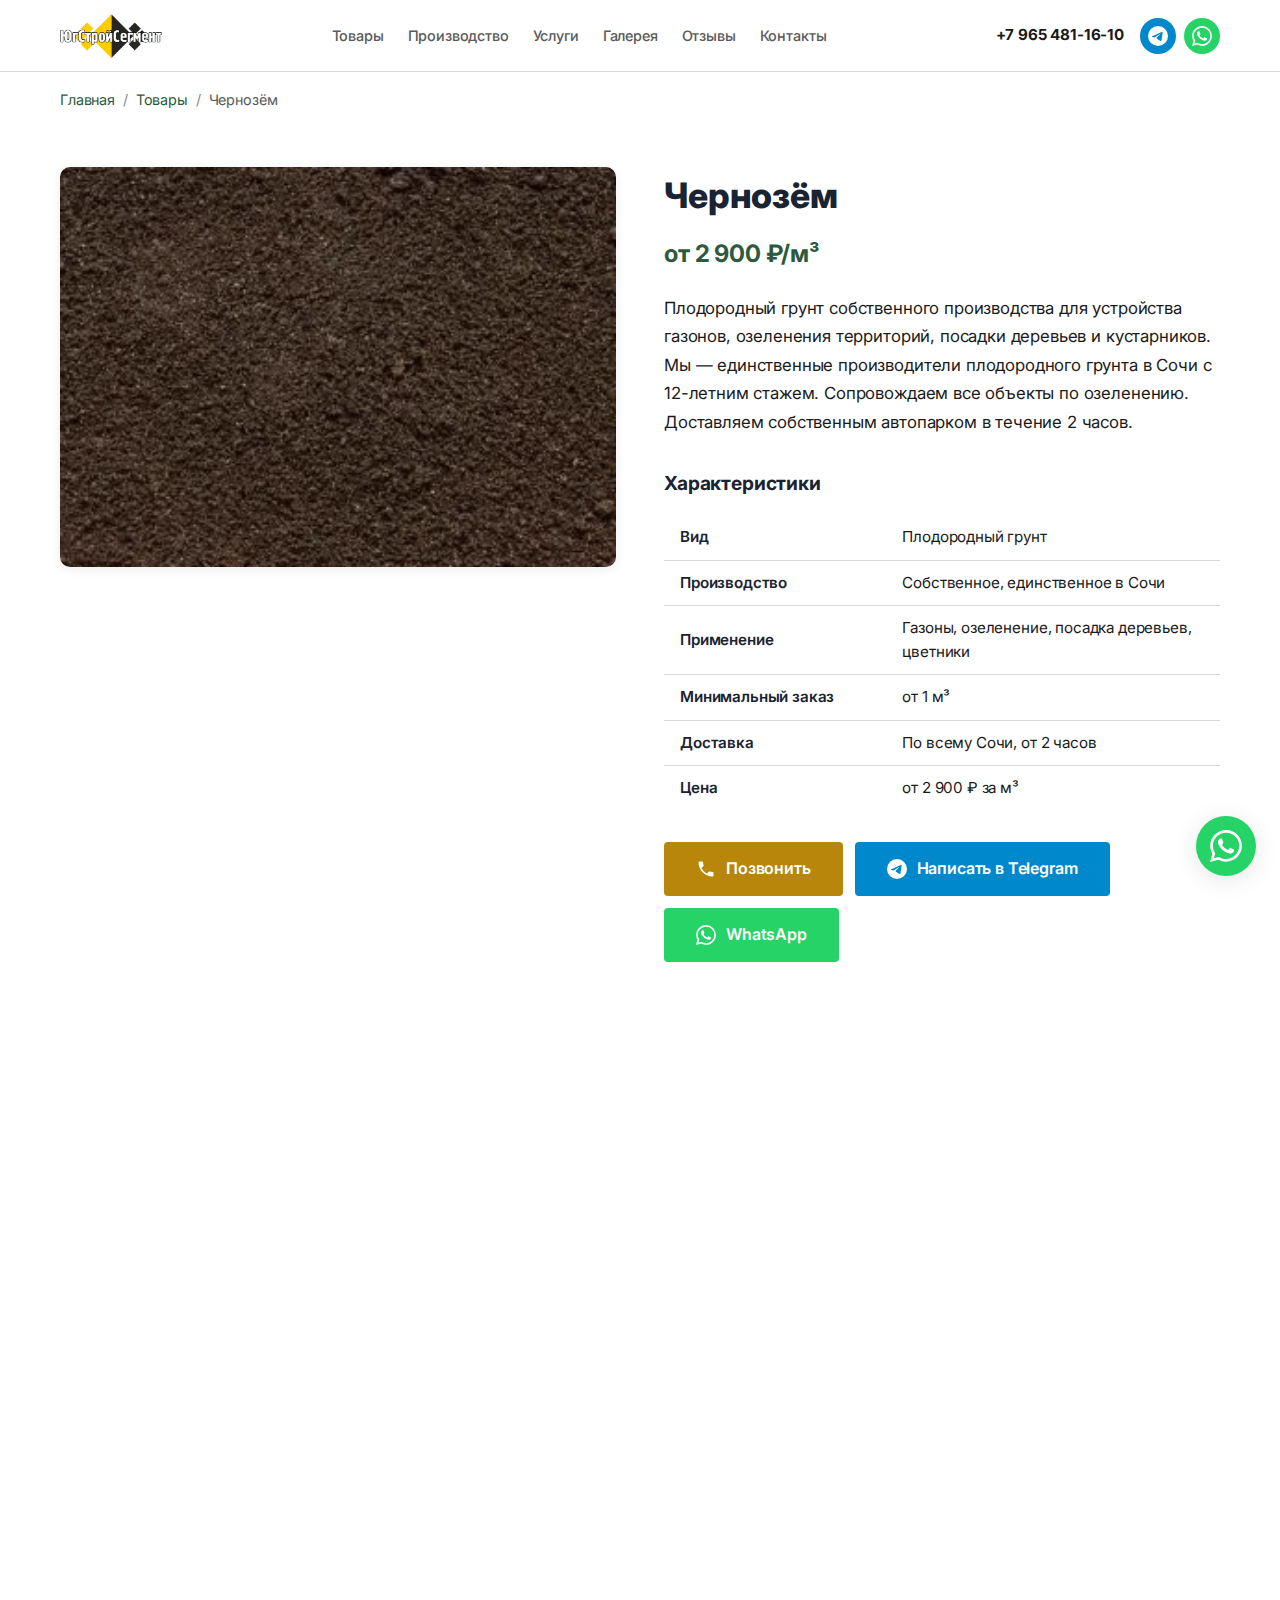
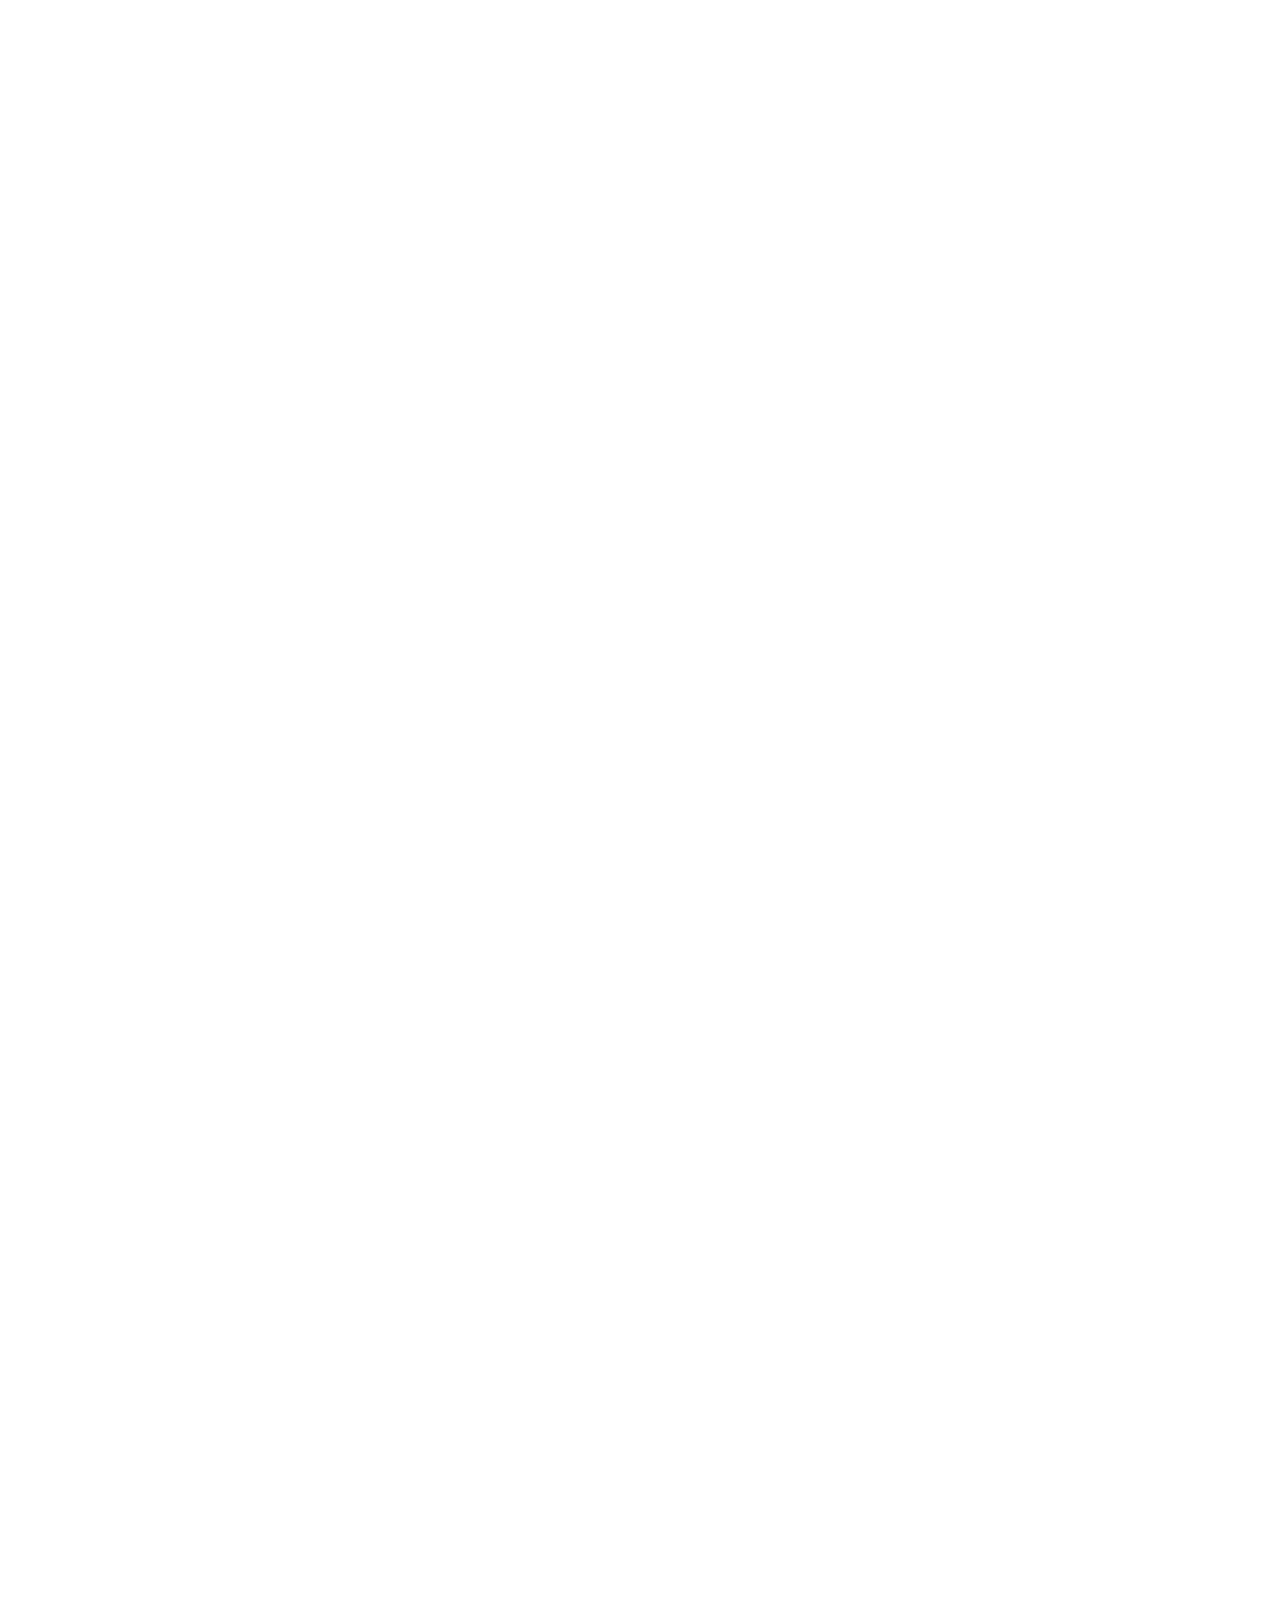
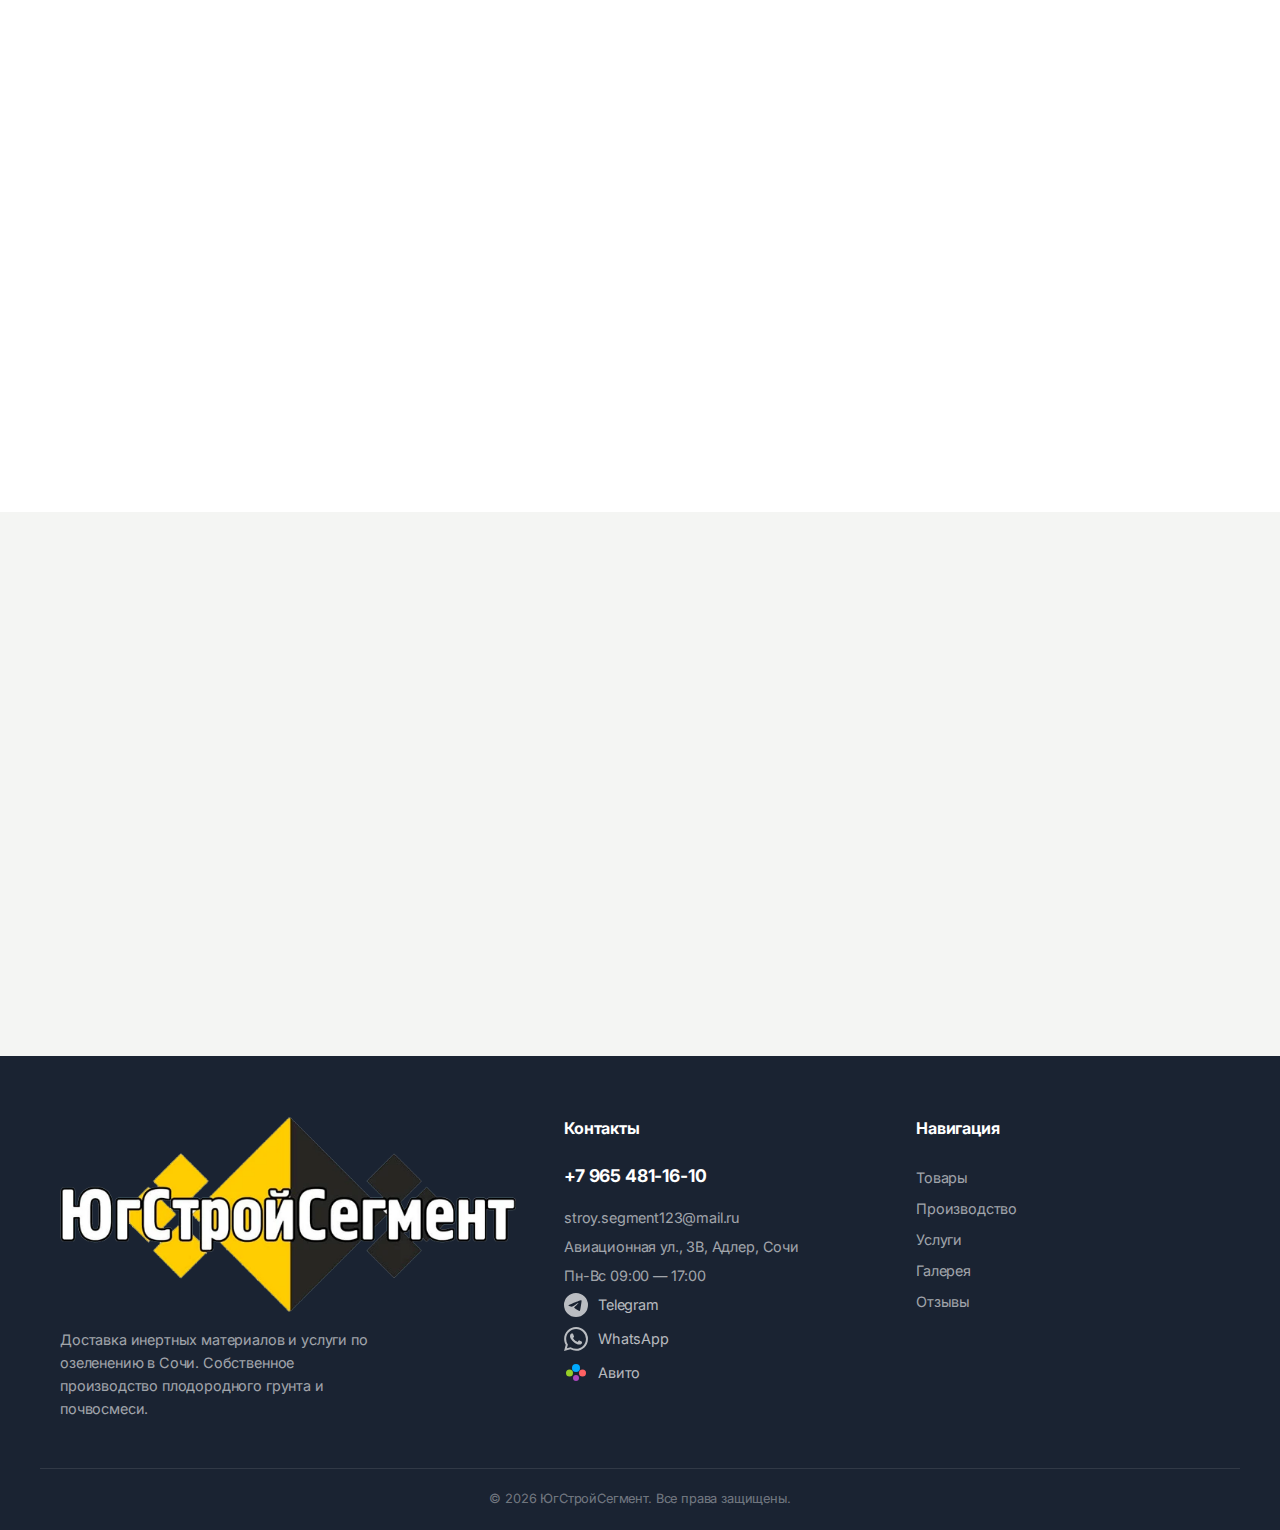
<file: chernozem.html>
<!DOCTYPE html>
<html lang="ru">
<head>
    <meta charset="UTF-8">
    <meta name="viewport" content="width=device-width, initial-scale=1.0">
    <meta name="description" content="Купить чернозём в Сочи с доставкой от 2 900 ₽/м³. Плодородный грунт собственного производства для газонов, озеленения, посадки. Доставка за 2 часа. ЮгСтройСегмент.">
    <meta name="keywords" content="чернозём Сочи, купить чернозём, плодородный грунт Сочи, доставка чернозёма, грунт для газона Сочи, чернозём цена, чернозём Адлер, плодородная земля Сочи">
    <title>Чернозём — купить с доставкой в Сочи | ЮгСтройСегмент</title>
    <link rel="icon" type="image/svg+xml" href="images/favicon.svg">
    <link rel="canonical" href="https://yugstroysegment.com/chernozem.html">
    <meta name="robots" content="index, follow">
    <meta name="geo.region" content="RU-KDA">
    <meta name="geo.placename" content="Сочи, Адлер">
    <meta property="og:type" content="product">
    <meta property="og:title" content="Чернозём — купить с доставкой в Сочи | ЮгСтройСегмент">
    <meta property="og:description" content="Плодородный грунт собственного производства для газонов, озеленения, посадки. Доставка по Сочи от 2 900 ₽/м³.">
    <meta property="og:url" content="https://yugstroysegment.com/chernozem.html">
    <meta property="og:site_name" content="ЮгСтройСегмент">
    <meta property="og:locale" content="ru_RU">
    <meta property="og:image" content="https://yugstroysegment.com/images/products/chernozem.jpg">
    <link rel="preconnect" href="https://fonts.googleapis.com">
    <link rel="preconnect" href="https://fonts.gstatic.com" crossorigin>
    <link href="https://fonts.googleapis.com/css2?family=Inter:wght@400;500;600;700;800&display=swap" rel="stylesheet">
    <link rel="stylesheet" href="css/style.css">
    <!-- Google Analytics -->
    <script async src="https://www.googletagmanager.com/gtag/js?id=G-RYGE9WEEY8"></script>
    <script>
        window.dataLayer = window.dataLayer || [];
        function gtag(){dataLayer.push(arguments);}
        gtag('js', new Date());
        gtag('config', 'G-RYGE9WEEY8');
    </script>
    <!-- Yandex.Metrika -->
    <script type="text/javascript">
        (function(m,e,t,r,i,k,a){m[i]=m[i]||function(){(m[i].a=m[i].a||[]).push(arguments)};
        m[i].l=1*new Date();
        for(var j=0;j<document.scripts.length;j++){if(document.scripts[j].src===r){return;}}
        k=e.createElement(t),a=e.getElementsByTagName(t)[0],k.async=1,k.src=r,a.parentNode.insertBefore(k,a)})
        (window,document,"script","https://mc.yandex.ru/metrika/tag.js","ym");
        ym(106636251,"init",{clickmap:true,trackLinks:true,accurateTrackBounce:true,webvisor:true});
    </script>
    <noscript><div><img src="https://mc.yandex.ru/watch/106636251" style="position:absolute;left:-9999px;" alt=""/></div></noscript>
</head>
<body>

    <!-- HEADER -->
    <header class="header" id="header">
        <div class="container header__inner">
            <a href="index.html" class="header__logo">
                <picture>
                    <source srcset="images/logo-main-re.webp" type="image/webp">
                    <img src="images/logo-main-re.png" alt="ЮгСтройСегмент" class="header__logo-img">
                </picture>
            </a>
            <nav class="header__nav" id="nav">
                <a href="index.html#products" class="nav__link">Товары</a>
                <a href="index.html#production" class="nav__link">Производство</a>
                <a href="index.html#services" class="nav__link">Услуги</a>
                <a href="index.html#gallery" class="nav__link">Галерея</a>
                <a href="index.html#reviews" class="nav__link">Отзывы</a>
                <a href="index.html#contacts" class="nav__link">Контакты</a>
            </nav>
            <div class="header__contacts">
                <a href="tel:+79654811610" class="header__phone">+7 965 481-16-10</a>
                <div class="header__messengers">
                    <a href="https://t.me/yugstroysegment" target="_blank" rel="noopener" class="messenger-icon messenger-icon--tg" aria-label="Telegram">
                        <svg viewBox="0 0 24 24" fill="currentColor"><path d="M11.944 0A12 12 0 000 12a12 12 0 0012 12 12 12 0 0012-12A12 12 0 0012 0a12 12 0 00-.056 0zm4.962 7.224c.1-.002.321.023.465.14a.506.506 0 01.171.325c.016.093.036.306.02.472-.18 1.898-.962 6.502-1.36 8.627-.168.9-.499 1.201-.82 1.23-.696.065-1.225-.46-1.9-.902-1.056-.693-1.653-1.124-2.678-1.8-1.185-.78-.417-1.21.258-1.91.177-.184 3.247-2.977 3.307-3.23.007-.032.014-.15-.056-.212s-.174-.041-.249-.024c-.106.024-1.793 1.14-5.061 3.345-.479.33-.913.49-1.302.48-.428-.008-1.252-.241-1.865-.44-.752-.245-1.349-.374-1.297-.789.027-.216.325-.437.893-.663 3.498-1.524 5.83-2.529 6.998-3.014 3.332-1.386 4.025-1.627 4.476-1.635z"/></svg>
                    </a>
                    <a href="https://wa.me/79654811610" target="_blank" rel="noopener" class="messenger-icon messenger-icon--wa" aria-label="WhatsApp">
                        <svg viewBox="0 0 24 24" fill="currentColor"><path d="M17.472 14.382c-.297-.149-1.758-.867-2.03-.967-.273-.099-.471-.148-.67.15-.197.297-.767.966-.94 1.164-.173.199-.347.223-.644.075-.297-.15-1.255-.463-2.39-1.475-.883-.788-1.48-1.761-1.653-2.059-.173-.297-.018-.458.13-.606.134-.133.298-.347.446-.52.149-.174.198-.298.298-.497.099-.198.05-.371-.025-.52-.075-.149-.669-1.612-.916-2.207-.242-.579-.487-.5-.669-.51-.173-.008-.371-.01-.57-.01-.198 0-.52.074-.792.372-.272.297-1.04 1.016-1.04 2.479 0 1.462 1.065 2.875 1.213 3.074.149.198 2.096 3.2 5.077 4.487.709.306 1.262.489 1.694.625.712.227 1.36.195 1.871.118.571-.085 1.758-.719 2.006-1.413.248-.694.248-1.289.173-1.413-.074-.124-.272-.198-.57-.347m-5.421 7.403h-.004a9.87 9.87 0 01-5.031-1.378l-.361-.214-3.741.982.998-3.648-.235-.374a9.86 9.86 0 01-1.51-5.26c.001-5.45 4.436-9.884 9.888-9.884 2.64 0 5.122 1.03 6.988 2.898a9.825 9.825 0 012.893 6.994c-.003 5.45-4.437 9.884-9.885 9.884m8.413-18.297A11.815 11.815 0 0012.05 0C5.495 0 .16 5.335.157 11.892c0 2.096.547 4.142 1.588 5.945L.057 24l6.305-1.654a11.882 11.882 0 005.683 1.448h.005c6.554 0 11.89-5.335 11.893-11.893a11.821 11.821 0 00-3.48-8.413z"/></svg>
                    </a>
                </div>
            </div>
            <button class="header__burger" id="burger" aria-label="Меню">
                <span></span>
                <span></span>
                <span></span>
            </button>
        </div>
    </header>

    <!-- BREADCRUMBS -->
    <nav class="breadcrumbs">
        <div class="container">
            <a href="index.html">Главная</a>
            <span class="breadcrumbs__separator">/</span>
            <a href="index.html#products">Товары</a>
            <span class="breadcrumbs__separator">/</span>
            <span>Чернозём</span>
        </div>
    </nav>

    <!-- PRODUCT PAGE -->
    <section class="product-page">
        <div class="container product-page__inner">
            <div class="product-page__image">
                <picture>
                    <source srcset="images/products/chernozem.webp" type="image/webp">
                    <img src="images/products/chernozem.jpg" alt="Чернозём — купить в Сочи с доставкой">
                </picture>
            </div>
            <div class="product-page__info">
                <h1>Чернозём</h1>
                <p class="product-page__price">от 2 900 ₽/м³</p>
                <p class="product-page__desc">Плодородный грунт собственного производства для устройства газонов, озеленения территорий, посадки деревьев и кустарников. Мы — единственные производители плодородного грунта в Сочи с 12-летним стажем. Сопровождаем все объекты по озеленению. Доставляем собственным автопарком в течение 2 часов.</p>

                <div class="product-page__specs">
                    <h2>Характеристики</h2>
                    <table>
                        <tr><td>Вид</td><td>Плодородный грунт</td></tr>
                        <tr><td>Производство</td><td>Собственное, единственное в Сочи</td></tr>
                        <tr><td>Применение</td><td>Газоны, озеленение, посадка деревьев, цветники</td></tr>
                        <tr><td>Минимальный заказ</td><td>от 1 м³</td></tr>
                        <tr><td>Доставка</td><td>По всему Сочи, от 2 часов</td></tr>
                        <tr><td>Цена</td><td>от 2 900 ₽ за м³</td></tr>
                    </table>
                </div>

                <div class="product-page__actions">
                    <a href="tel:+79654811610" class="btn btn--primary">
                        <svg viewBox="0 0 24 24" fill="currentColor" width="20" height="20"><path d="M6.62 10.79c1.44 2.83 3.76 5.14 6.59 6.59l2.2-2.2c.27-.27.67-.36 1.02-.24 1.12.37 2.33.57 3.57.57.55 0 1 .45 1 1V20c0 .55-.45 1-1 1-9.39 0-17-7.61-17-17 0-.55.45-1 1-1h3.5c.55 0 1 .45 1 1 0 1.25.2 2.45.57 3.57.11.35.03.74-.25 1.02l-2.2 2.2z"/></svg>
                        Позвонить
                    </a>
                    <a href="https://t.me/yugstroysegment" target="_blank" rel="noopener" class="btn btn--telegram">
                        <svg viewBox="0 0 24 24" fill="currentColor" width="20" height="20"><path d="M11.944 0A12 12 0 000 12a12 12 0 0012 12 12 12 0 0012-12A12 12 0 0012 0a12 12 0 00-.056 0zm4.962 7.224c.1-.002.321.023.465.14a.506.506 0 01.171.325c.016.093.036.306.02.472-.18 1.898-.962 6.502-1.36 8.627-.168.9-.499 1.201-.82 1.23-.696.065-1.225-.46-1.9-.902-1.056-.693-1.653-1.124-2.678-1.8-1.185-.78-.417-1.21.258-1.91.177-.184 3.247-2.977 3.307-3.23.007-.032.014-.15-.056-.212s-.174-.041-.249-.024c-.106.024-1.793 1.14-5.061 3.345-.479.33-.913.49-1.302.48-.428-.008-1.252-.241-1.865-.44-.752-.245-1.349-.374-1.297-.789.027-.216.325-.437.893-.663 3.498-1.524 5.83-2.529 6.998-3.014 3.332-1.386 4.025-1.627 4.476-1.635z"/></svg>
                        Написать в Telegram
                    </a>
                    <a href="https://wa.me/79654811610?text=%D0%97%D0%B4%D1%80%D0%B0%D0%B2%D1%81%D1%82%D0%B2%D1%83%D0%B9%D1%82%D0%B5!%20%D0%98%D0%BD%D1%82%D0%B5%D1%80%D0%B5%D1%81%D1%83%D0%B5%D1%82%20%D1%87%D0%B5%D1%80%D0%BD%D0%BE%D0%B7%D1%91%D0%BC." target="_blank" rel="noopener" class="btn btn--whatsapp">
                        <svg viewBox="0 0 24 24" fill="currentColor" width="20" height="20"><path d="M17.472 14.382c-.297-.149-1.758-.867-2.03-.967-.273-.099-.471-.148-.67.15-.197.297-.767.966-.94 1.164-.173.199-.347.223-.644.075-.297-.15-1.255-.463-2.39-1.475-.883-.788-1.48-1.761-1.653-2.059-.173-.297-.018-.458.13-.606.134-.133.298-.347.446-.52.149-.174.198-.298.298-.497.099-.198.05-.371-.025-.52-.075-.149-.669-1.612-.916-2.207-.242-.579-.487-.5-.669-.51-.173-.008-.371-.01-.57-.01-.198 0-.52.074-.792.372-.272.297-1.04 1.016-1.04 2.479 0 1.462 1.065 2.875 1.213 3.074.149.198 2.096 3.2 5.077 4.487.709.306 1.262.489 1.694.625.712.227 1.36.195 1.871.118.571-.085 1.758-.719 2.006-1.413.248-.694.248-1.289.173-1.413-.074-.124-.272-.198-.57-.347m-5.421 7.403h-.004a9.87 9.87 0 01-5.031-1.378l-.361-.214-3.741.982.998-3.648-.235-.374a9.86 9.86 0 01-1.51-5.26c.001-5.45 4.436-9.884 9.888-9.884 2.64 0 5.122 1.03 6.988 2.898a9.825 9.825 0 012.893 6.994c-.003 5.45-4.437 9.884-9.885 9.884m8.413-18.297A11.815 11.815 0 0012.05 0C5.495 0 .16 5.335.157 11.892c0 2.096.547 4.142 1.588 5.945L.057 24l6.305-1.654a11.882 11.882 0 005.683 1.448h.005c6.554 0 11.89-5.335 11.893-11.893a11.821 11.821 0 00-3.48-8.413z"/></svg>
                        WhatsApp
                    </a>
                </div>
            </div>
        </div>
    </section>

    <!-- PRODUCT GALLERY -->
    <section class="product-gallery">
        <div class="container">
            <h2 class="section-title">Виды грунта</h2>
            <div class="product-gallery__grid">
                <div class="product-gallery__item">
                    <picture><source srcset="images/Материалы/Грунт плодородный-Чернозем.webp" type="image/webp"><img src="images/Материалы/Грунт плодородный-Чернозем.jpg" alt="Грунт плодородный — чернозём" loading="lazy"></picture>
                    <p class="product-gallery__caption">Грунт плодородный — чернозём</p>
                </div>
                <div class="product-gallery__item">
                    <picture><source srcset="images/Материалы/Зимняя жирная земля в биг бэгах.webp" type="image/webp"><img src="images/Материалы/Зимняя жирная земля в биг бэгах.jpg" alt="Зимняя жирная земля в биг-бэгах" loading="lazy"></picture>
                    <p class="product-gallery__caption">Зимняя жирная земля в биг-бэгах</p>
                </div>
            </div>
        </div>
    </section>

    <!-- RELATED PRODUCTS -->
    <section class="related-products">
        <div class="container">
            <h2 class="section-title">Другие материалы</h2>
            <div class="related-products__grid">
                <a href="pochvosmes.html" class="product-card">
                    <div class="product-card__img"><picture><source srcset="images/products/pochvosmes.webp" type="image/webp"><img src="images/products/pochvosmes.jpg" alt="Почвосмесь" loading="lazy"></picture></div>
                    <div class="product-card__body">
                        <h3 class="product-card__title">Почвосмесь</h3>
                        <p class="product-card__price">от 2 500 ₽/м³</p>
                    </div>
                </a>
                <a href="pesok.html" class="product-card">
                    <div class="product-card__img"><picture><source srcset="images/products/pesok.webp" type="image/webp"><img src="images/products/pesok.jpg" alt="Песок" loading="lazy"></picture></div>
                    <div class="product-card__body">
                        <h3 class="product-card__title">Песок</h3>
                        <p class="product-card__price">от 600 ₽/т</p>
                    </div>
                </a>
                <a href="keramzit.html" class="product-card">
                    <div class="product-card__img"><picture><source srcset="images/products/keramzit.webp" type="image/webp"><img src="images/products/keramzit.jpg" alt="Керамзит" loading="lazy"></picture></div>
                    <div class="product-card__body">
                        <h3 class="product-card__title">Керамзит</h3>
                        <p class="product-card__price">от 5 900 ₽/м³</p>
                    </div>
                </a>
                <a href="galka.html" class="product-card">
                    <div class="product-card__img"><picture><source srcset="images/Галька.webp" type="image/webp"><img src="images/Галька.jpg" alt="Галька" loading="lazy"></picture></div>
                    <div class="product-card__body">
                        <h3 class="product-card__title">Галька</h3>
                        <p class="product-card__price">от 1 000 ₽/м³</p>
                    </div>
                </a>
            </div>
        </div>
    </section>

    <!-- FOOTER -->
    <footer class="footer" id="contacts">
        <div class="container footer__inner">
            <div class="footer__brand">
                <picture>
                    <source srcset="images/logo-main-re.webp" type="image/webp">
                    <img src="images/logo-main-re.png" alt="ЮгСтройСегмент" class="footer__logo">
                </picture>
                <p class="footer__desc">Доставка инертных материалов и услуги по озеленению в Сочи. Собственное производство плодородного грунта и почвосмеси.</p>
            </div>
            <div class="footer__contacts">
                <h3 class="footer__heading">Контакты</h3>
                <a href="tel:+79654811610" class="footer__phone">+7 965 481-16-10</a>
                <p class="footer__email">stroy.segment123@mail.ru</p>
                <p class="footer__address">Авиационная ул., 3В, Адлер, Сочи</p>
                <p class="footer__hours">Пн-Вс 09:00 — 17:00</p>
                <div class="footer__messengers">
                    <a href="https://t.me/yugstroysegment" target="_blank" rel="noopener" class="footer__messenger">
                        <svg viewBox="0 0 24 24" fill="currentColor" width="24" height="24"><path d="M11.944 0A12 12 0 000 12a12 12 0 0012 12 12 12 0 0012-12A12 12 0 0012 0a12 12 0 00-.056 0zm4.962 7.224c.1-.002.321.023.465.14a.506.506 0 01.171.325c.016.093.036.306.02.472-.18 1.898-.962 6.502-1.36 8.627-.168.9-.499 1.201-.82 1.23-.696.065-1.225-.46-1.9-.902-1.056-.693-1.653-1.124-2.678-1.8-1.185-.78-.417-1.21.258-1.91.177-.184 3.247-2.977 3.307-3.23.007-.032.014-.15-.056-.212s-.174-.041-.249-.024c-.106.024-1.793 1.14-5.061 3.345-.479.33-.913.49-1.302.48-.428-.008-1.252-.241-1.865-.44-.752-.245-1.349-.374-1.297-.789.027-.216.325-.437.893-.663 3.498-1.524 5.83-2.529 6.998-3.014 3.332-1.386 4.025-1.627 4.476-1.635z"/></svg>
                        Telegram
                    </a>
                    <a href="https://wa.me/79654811610" target="_blank" rel="noopener" class="footer__messenger">
                        <svg viewBox="0 0 24 24" fill="currentColor" width="24" height="24"><path d="M17.472 14.382c-.297-.149-1.758-.867-2.03-.967-.273-.099-.471-.148-.67.15-.197.297-.767.966-.94 1.164-.173.199-.347.223-.644.075-.297-.15-1.255-.463-2.39-1.475-.883-.788-1.48-1.761-1.653-2.059-.173-.297-.018-.458.13-.606.134-.133.298-.347.446-.52.149-.174.198-.298.298-.497.099-.198.05-.371-.025-.52-.075-.149-.669-1.612-.916-2.207-.242-.579-.487-.5-.669-.51-.173-.008-.371-.01-.57-.01-.198 0-.52.074-.792.372-.272.297-1.04 1.016-1.04 2.479 0 1.462 1.065 2.875 1.213 3.074.149.198 2.096 3.2 5.077 4.487.709.306 1.262.489 1.694.625.712.227 1.36.195 1.871.118.571-.085 1.758-.719 2.006-1.413.248-.694.248-1.289.173-1.413-.074-.124-.272-.198-.57-.347m-5.421 7.403h-.004a9.87 9.87 0 01-5.031-1.378l-.361-.214-3.741.982.998-3.648-.235-.374a9.86 9.86 0 01-1.51-5.26c.001-5.45 4.436-9.884 9.888-9.884 2.64 0 5.122 1.03 6.988 2.898a9.825 9.825 0 012.893 6.994c-.003 5.45-4.437 9.884-9.885 9.884m8.413-18.297A11.815 11.815 0 0012.05 0C5.495 0 .16 5.335.157 11.892c0 2.096.547 4.142 1.588 5.945L.057 24l6.305-1.654a11.882 11.882 0 005.683 1.448h.005c6.554 0 11.89-5.335 11.893-11.893a11.821 11.821 0 00-3.48-8.413z"/></svg>
                        WhatsApp
                    </a>
                    <a href="https://www.avito.ru/user/7773c42130274d512b81e7b8ccc0af90/profile" target="_blank" rel="noopener" class="footer__messenger">
                        <svg viewBox="0 0 24 24" width="24" height="24" fill="none"><circle cx="5.5" cy="12" r="3.5" fill="#97CF26"/><circle cx="12" cy="7" r="4" fill="#00AAFF"/><circle cx="18.5" cy="12" r="3.5" fill="#FF6163"/><circle cx="12" cy="17" r="3" fill="#AB47BC"/></svg>
                        Авито
                    </a>
                </div>
            </div>
            <div class="footer__nav">
                <h3 class="footer__heading">Навигация</h3>
                <a href="index.html#products" class="footer__link">Товары</a>
                <a href="index.html#production" class="footer__link">Производство</a>
                <a href="index.html#services" class="footer__link">Услуги</a>
                <a href="index.html#gallery" class="footer__link">Галерея</a>
                <a href="index.html#reviews" class="footer__link">Отзывы</a>
            </div>
        </div>
        <div class="footer__bottom">
            <div class="container">
                <p>&copy; 2026 ЮгСтройСегмент. Все права защищены.</p>
            </div>
        </div>
    </footer>

    <!-- FLOATING WHATSAPP BUTTON -->
    <a href="https://wa.me/79654811610?text=%D0%97%D0%B4%D1%80%D0%B0%D0%B2%D1%81%D1%82%D0%B2%D1%83%D0%B9%D1%82%D0%B5!" target="_blank" rel="noopener" class="floating-wa" aria-label="Написать в WhatsApp">
        <svg viewBox="0 0 24 24" fill="currentColor"><path d="M17.472 14.382c-.297-.149-1.758-.867-2.03-.967-.273-.099-.471-.148-.67.15-.197.297-.767.966-.94 1.164-.173.199-.347.223-.644.075-.297-.15-1.255-.463-2.39-1.475-.883-.788-1.48-1.761-1.653-2.059-.173-.297-.018-.458.13-.606.134-.133.298-.347.446-.52.149-.174.198-.298.298-.497.099-.198.05-.371-.025-.52-.075-.149-.669-1.612-.916-2.207-.242-.579-.487-.5-.669-.51-.173-.008-.371-.01-.57-.01-.198 0-.52.074-.792.372-.272.297-1.04 1.016-1.04 2.479 0 1.462 1.065 2.875 1.213 3.074.149.198 2.096 3.2 5.077 4.487.709.306 1.262.489 1.694.625.712.227 1.36.195 1.871.118.571-.085 1.758-.719 2.006-1.413.248-.694.248-1.289.173-1.413-.074-.124-.272-.198-.57-.347m-5.421 7.403h-.004a9.87 9.87 0 01-5.031-1.378l-.361-.214-3.741.982.998-3.648-.235-.374a9.86 9.86 0 01-1.51-5.26c.001-5.45 4.436-9.884 9.888-9.884 2.64 0 5.122 1.03 6.988 2.898a9.825 9.825 0 012.893 6.994c-.003 5.45-4.437 9.884-9.885 9.884m8.413-18.297A11.815 11.815 0 0012.05 0C5.495 0 .16 5.335.157 11.892c0 2.096.547 4.142 1.588 5.945L.057 24l6.305-1.654a11.882 11.882 0 005.683 1.448h.005c6.554 0 11.89-5.335 11.893-11.893a11.821 11.821 0 00-3.48-8.413z"/></svg>
    </a>

    <!-- LIGHTBOX -->
    <div class="lightbox" id="lightbox">
        <button class="lightbox__close" id="lightboxClose">&times;</button>
        <button class="lightbox__nav lightbox__nav--prev" id="lightboxPrev">&#10094;</button>
        <button class="lightbox__nav lightbox__nav--next" id="lightboxNext">&#10095;</button>
        <div class="lightbox__content" id="lightboxContent"></div>
    </div>

    <!-- JSON-LD BreadcrumbList -->
    <script type="application/ld+json">
    {
        "@context": "https://schema.org",
        "@type": "BreadcrumbList",
        "itemListElement": [
            {"@type": "ListItem", "position": 1, "name": "Главная", "item": "https://yugstroysegment.com/"},
            {"@type": "ListItem", "position": 2, "name": "Товары", "item": "https://yugstroysegment.com/#products"},
            {"@type": "ListItem", "position": 3, "name": "Чернозём"}
        ]
    }
    </script>

    <!-- JSON-LD Product -->
    <script type="application/ld+json">
    {
        "@context": "https://schema.org",
        "@type": "Product",
        "name": "Чернозём плодородный",
        "description": "Плодородный грунт собственного производства для газонов, озеленения, посадки. Доставка по Сочи.",
        "image": "https://yugstroysegment.com/images/products/chernozem.jpg",
        "brand": {"@type": "Brand", "name": "ЮгСтройСегмент"},
        "offers": {
            "@type": "Offer",
            "price": "2900",
            "priceCurrency": "RUB",
            "unitText": "м³",
            "availability": "https://schema.org/InStock",
            "seller": {
                "@type": "LocalBusiness",
                "name": "ЮгСтройСегмент",
                "telephone": "+7-965-481-16-10",
                "address": {"@type": "PostalAddress", "addressLocality": "Сочи", "addressRegion": "Краснодарский край", "addressCountry": "RU"}
            }
        }
    }
    </script>
    <script src="js/main.js"></script>
</body>
</html>
</file>
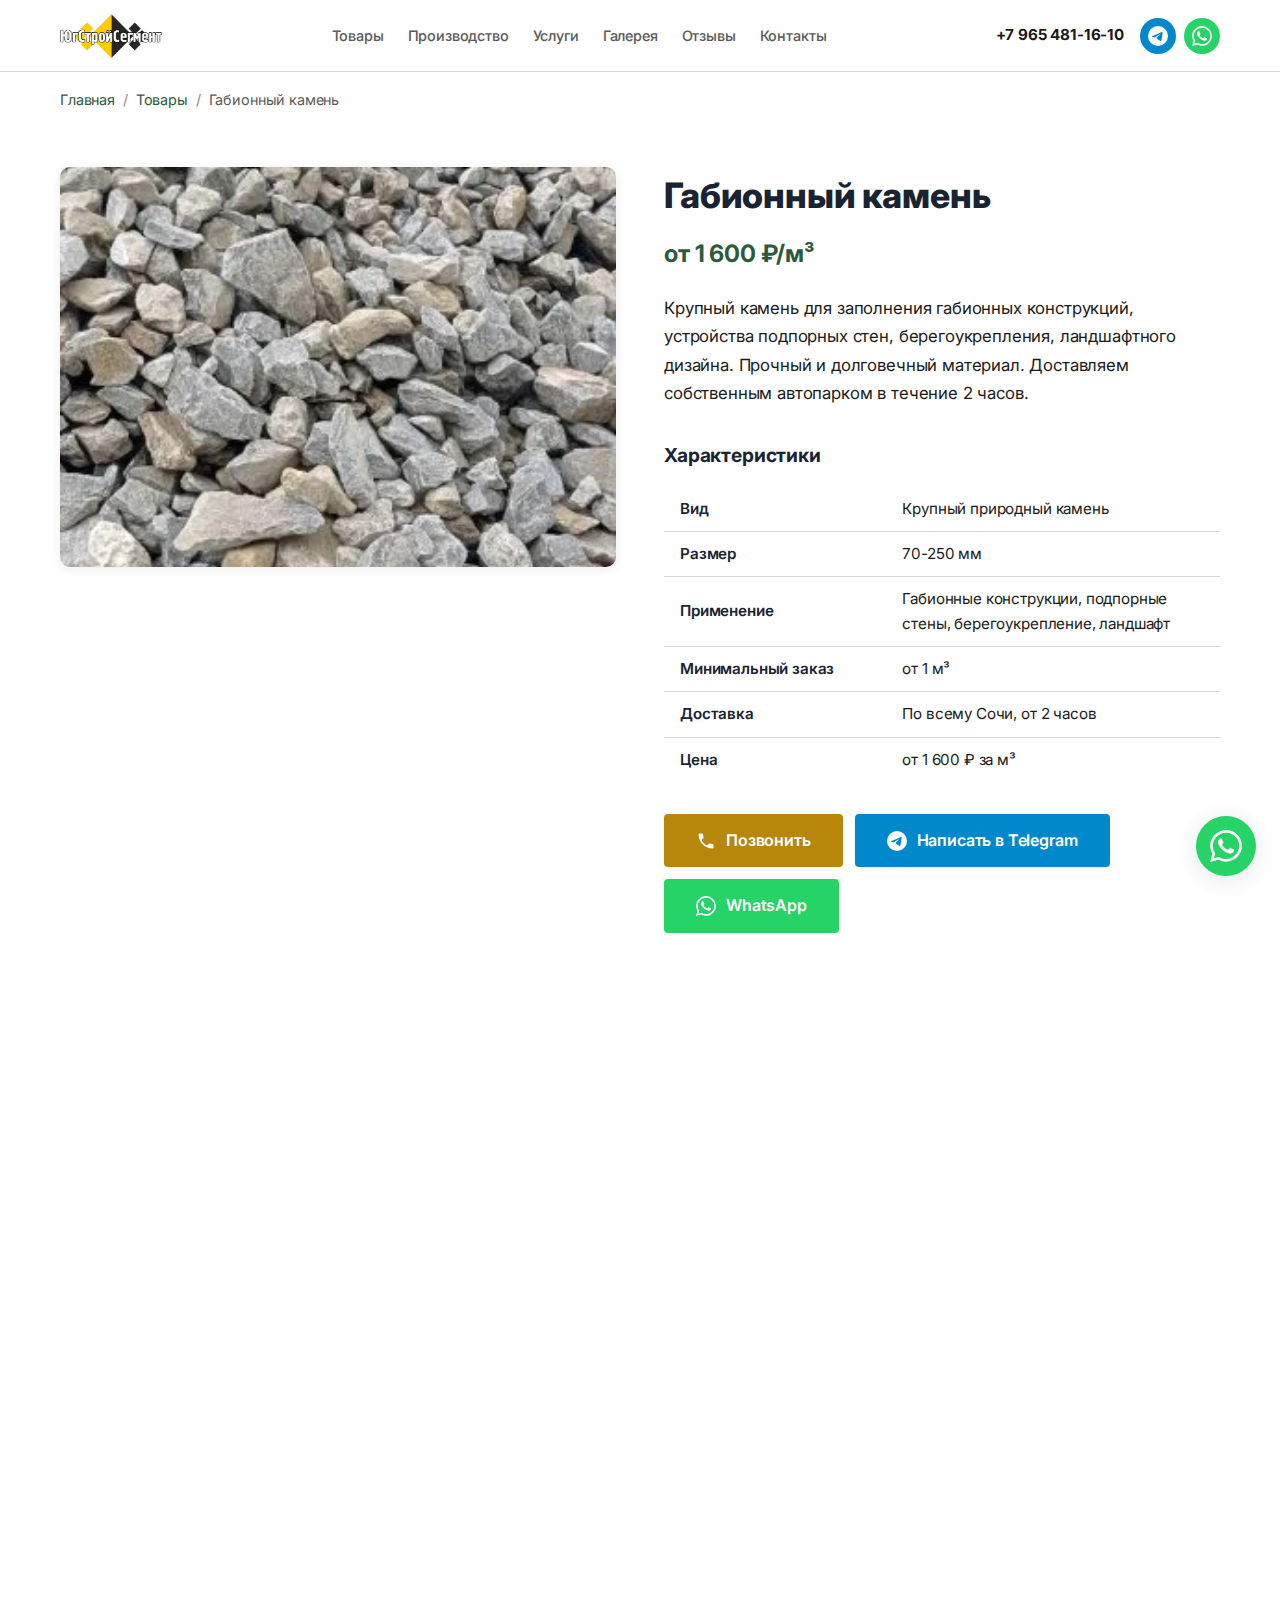
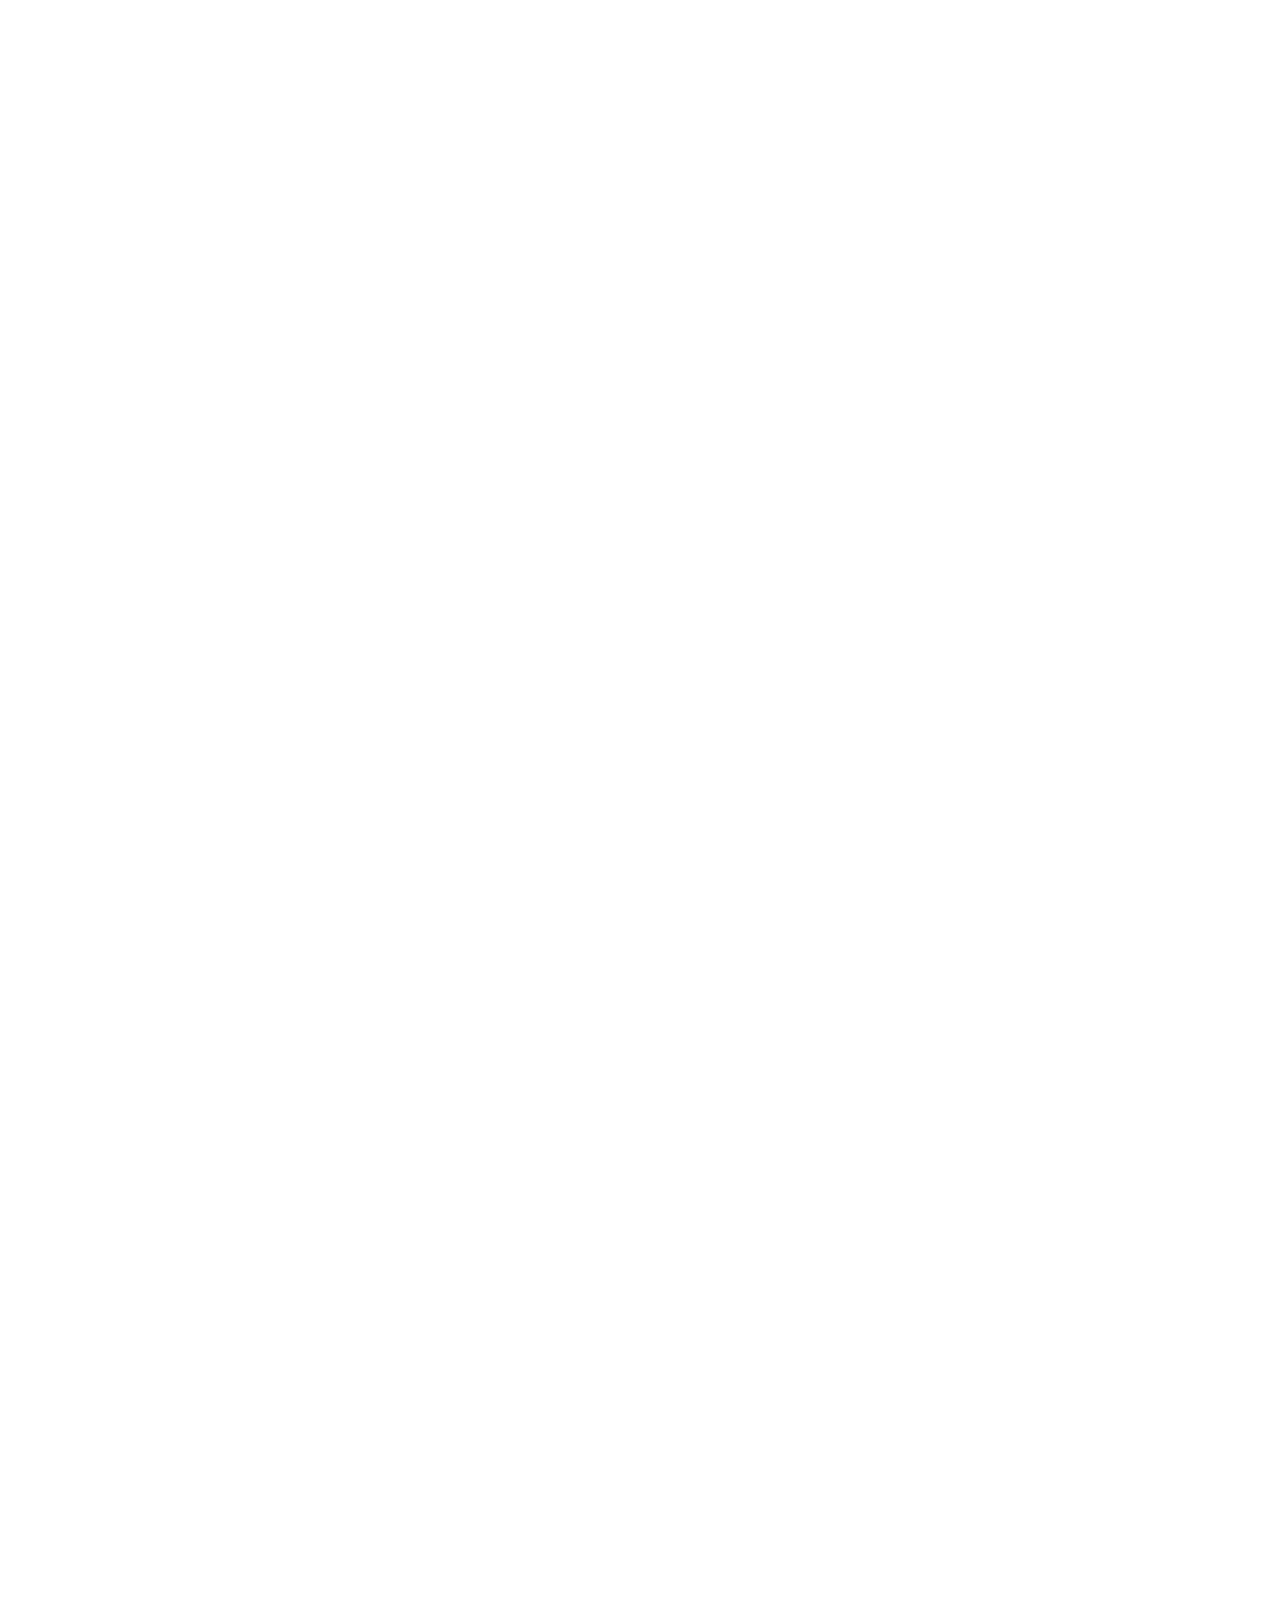
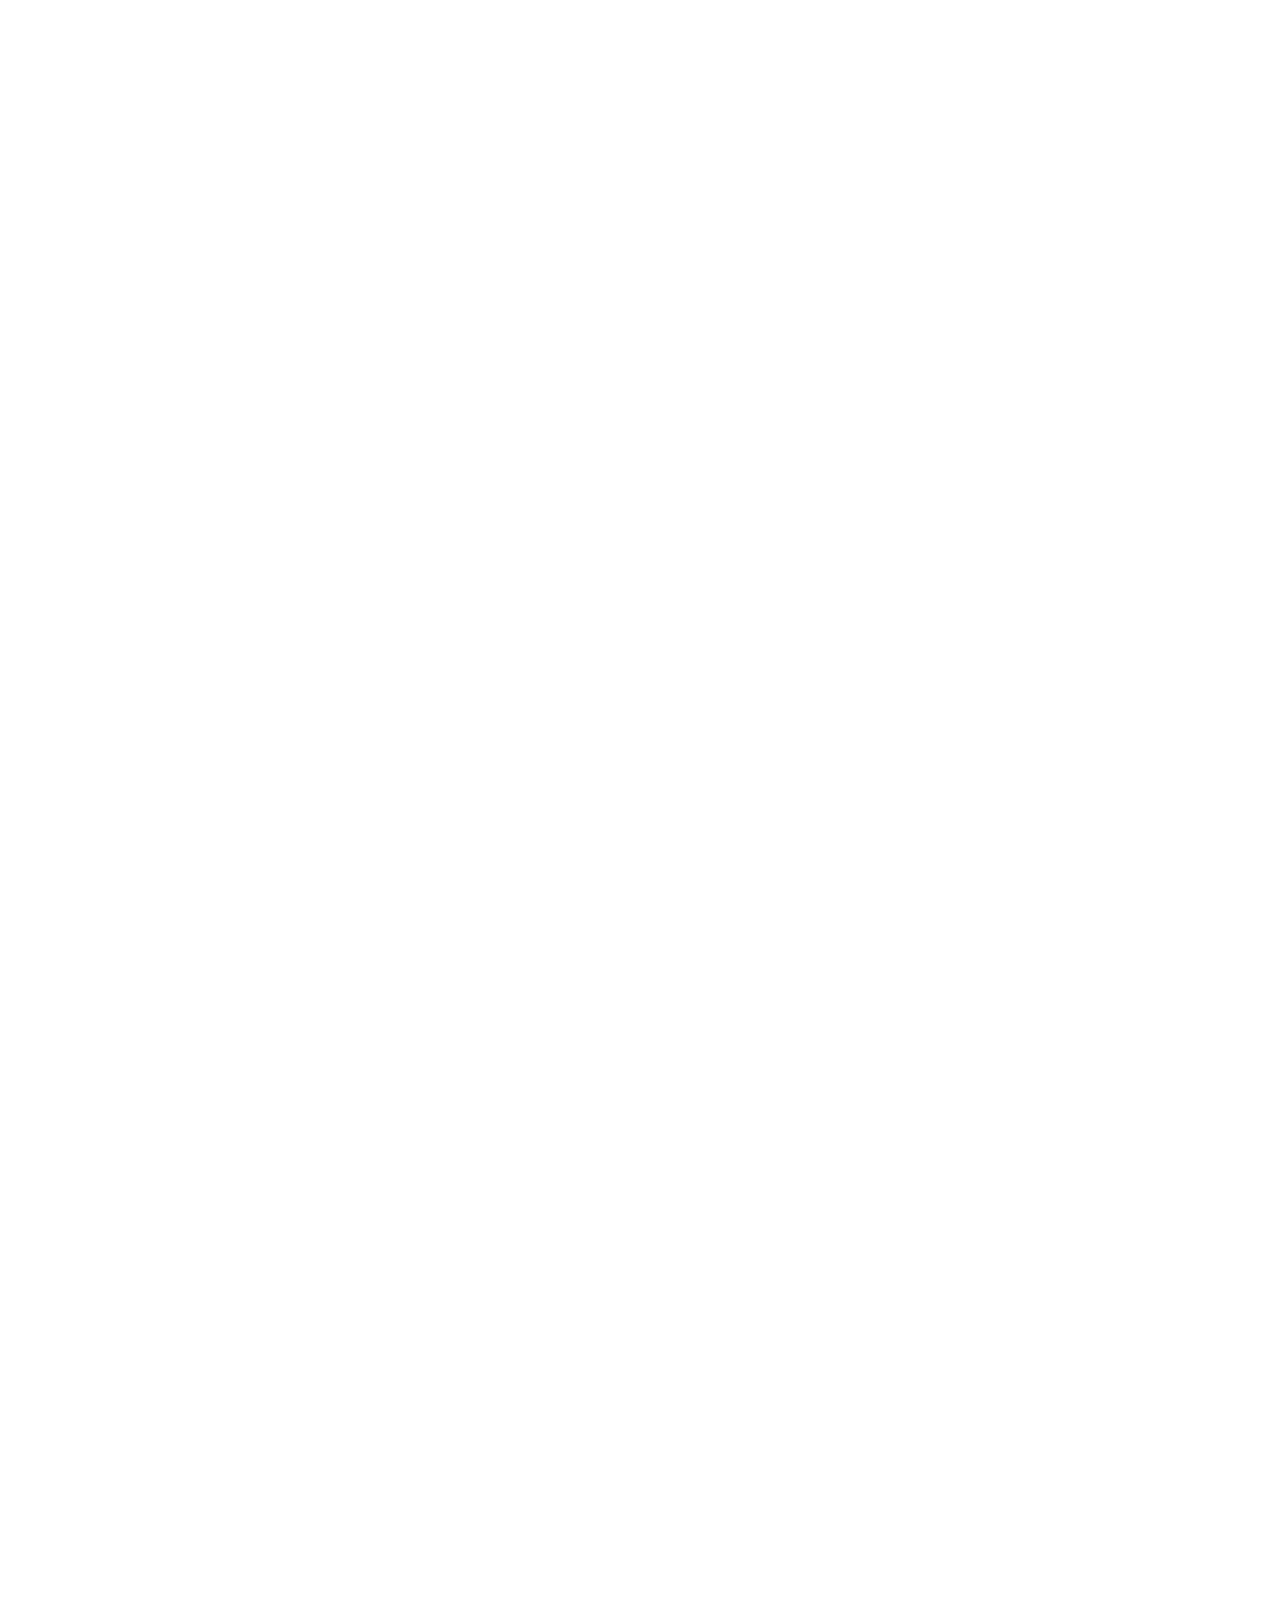
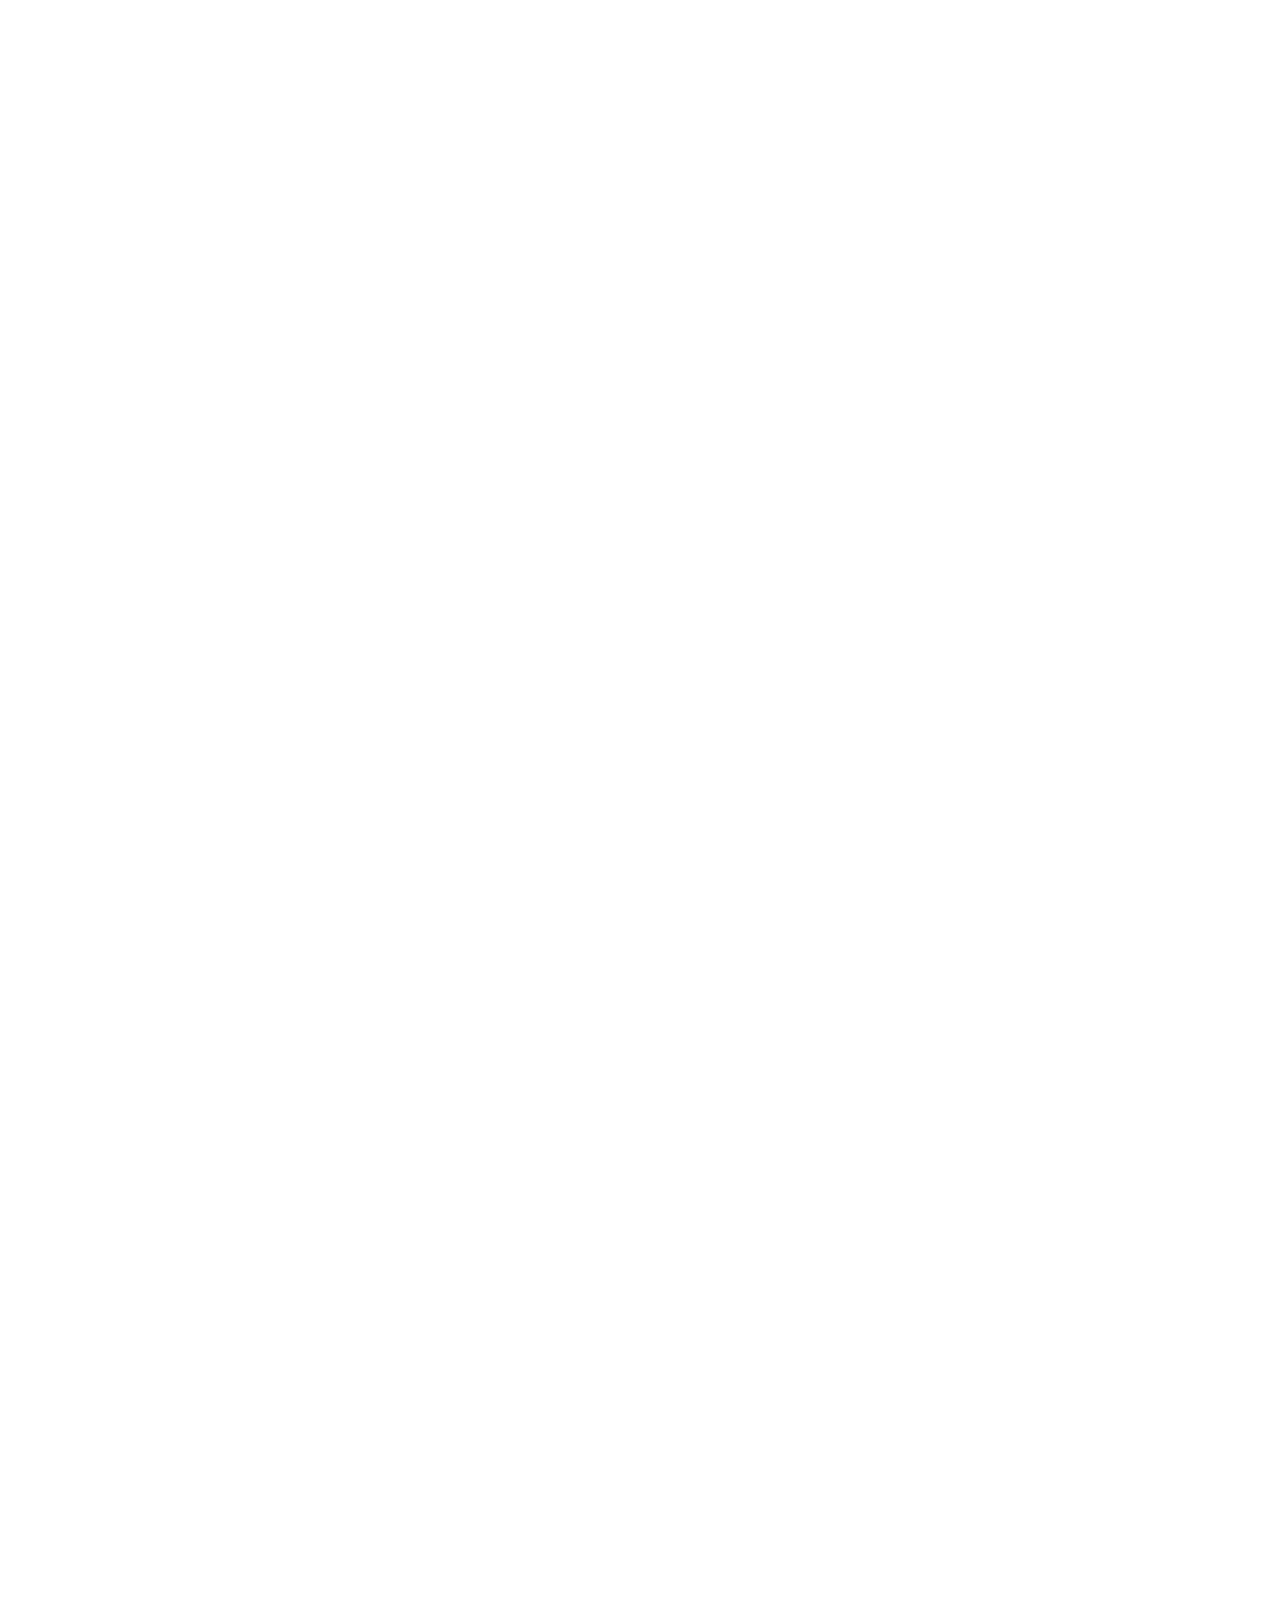
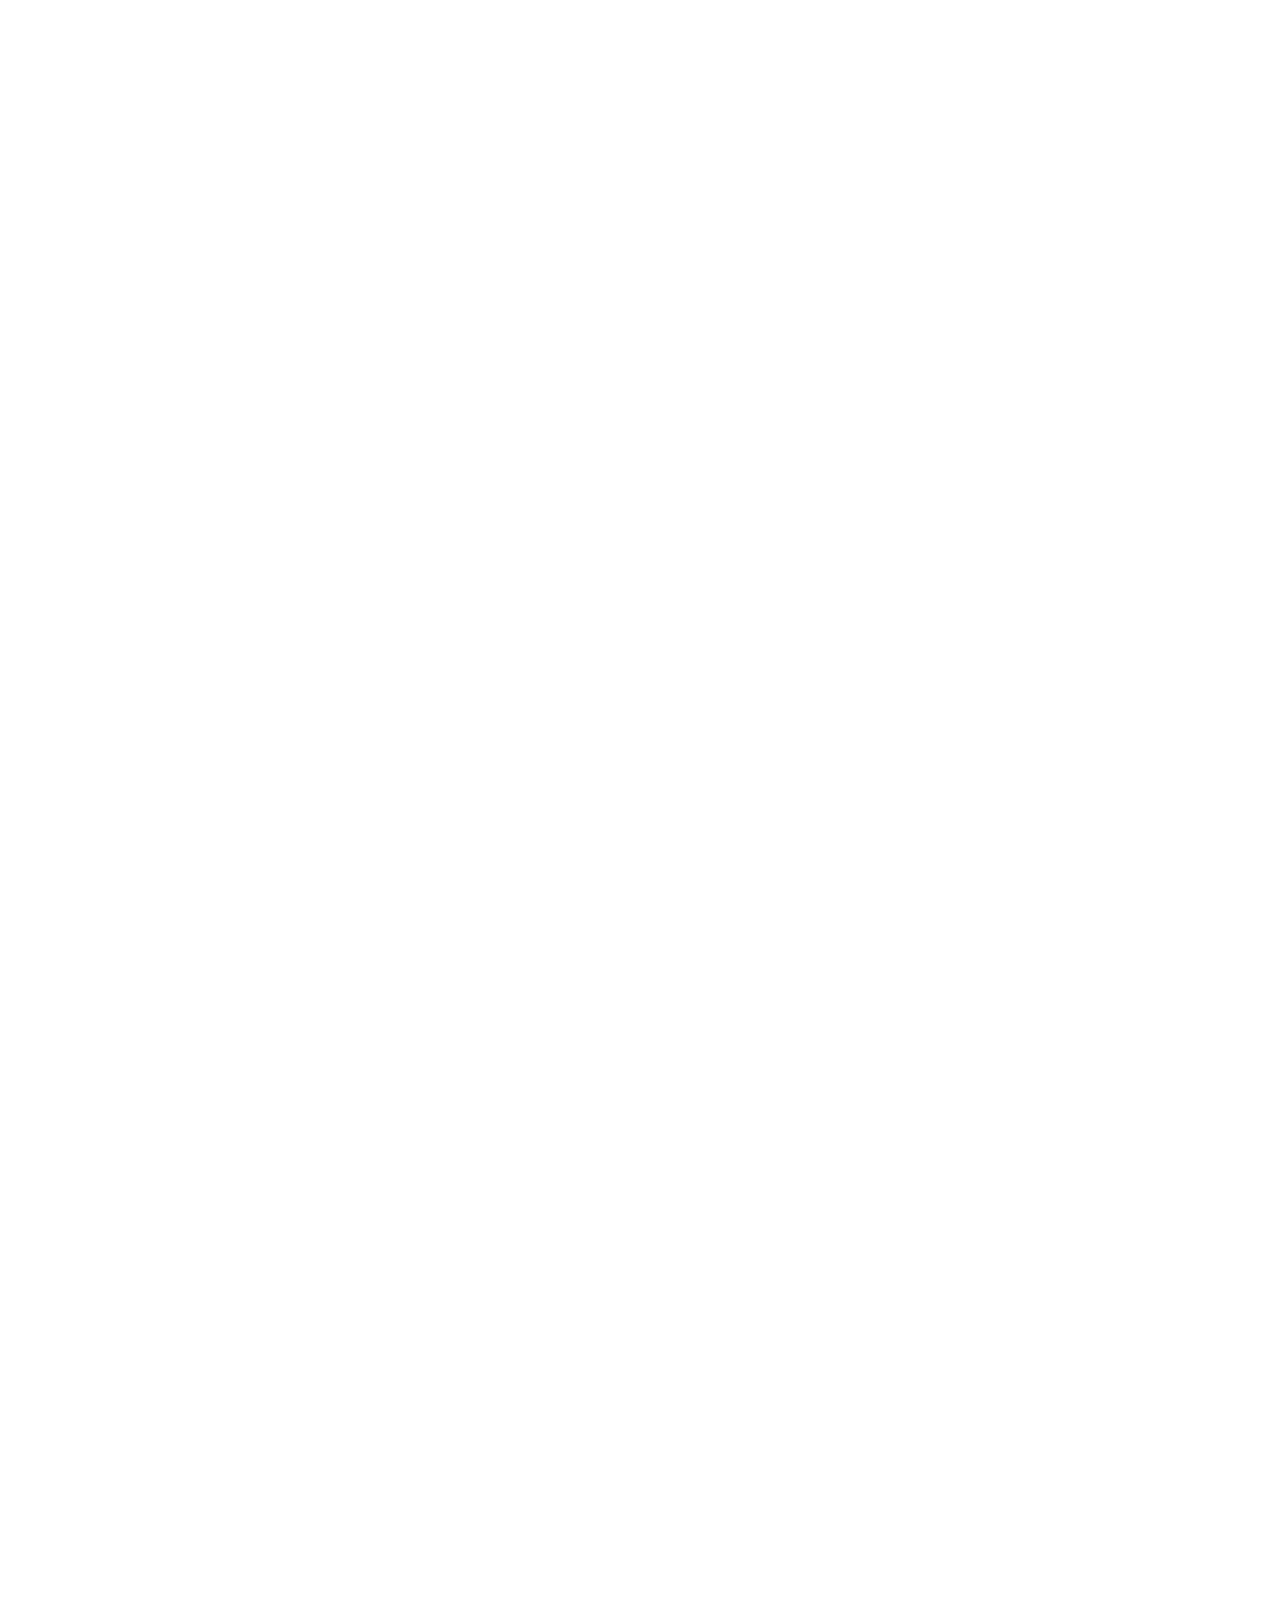
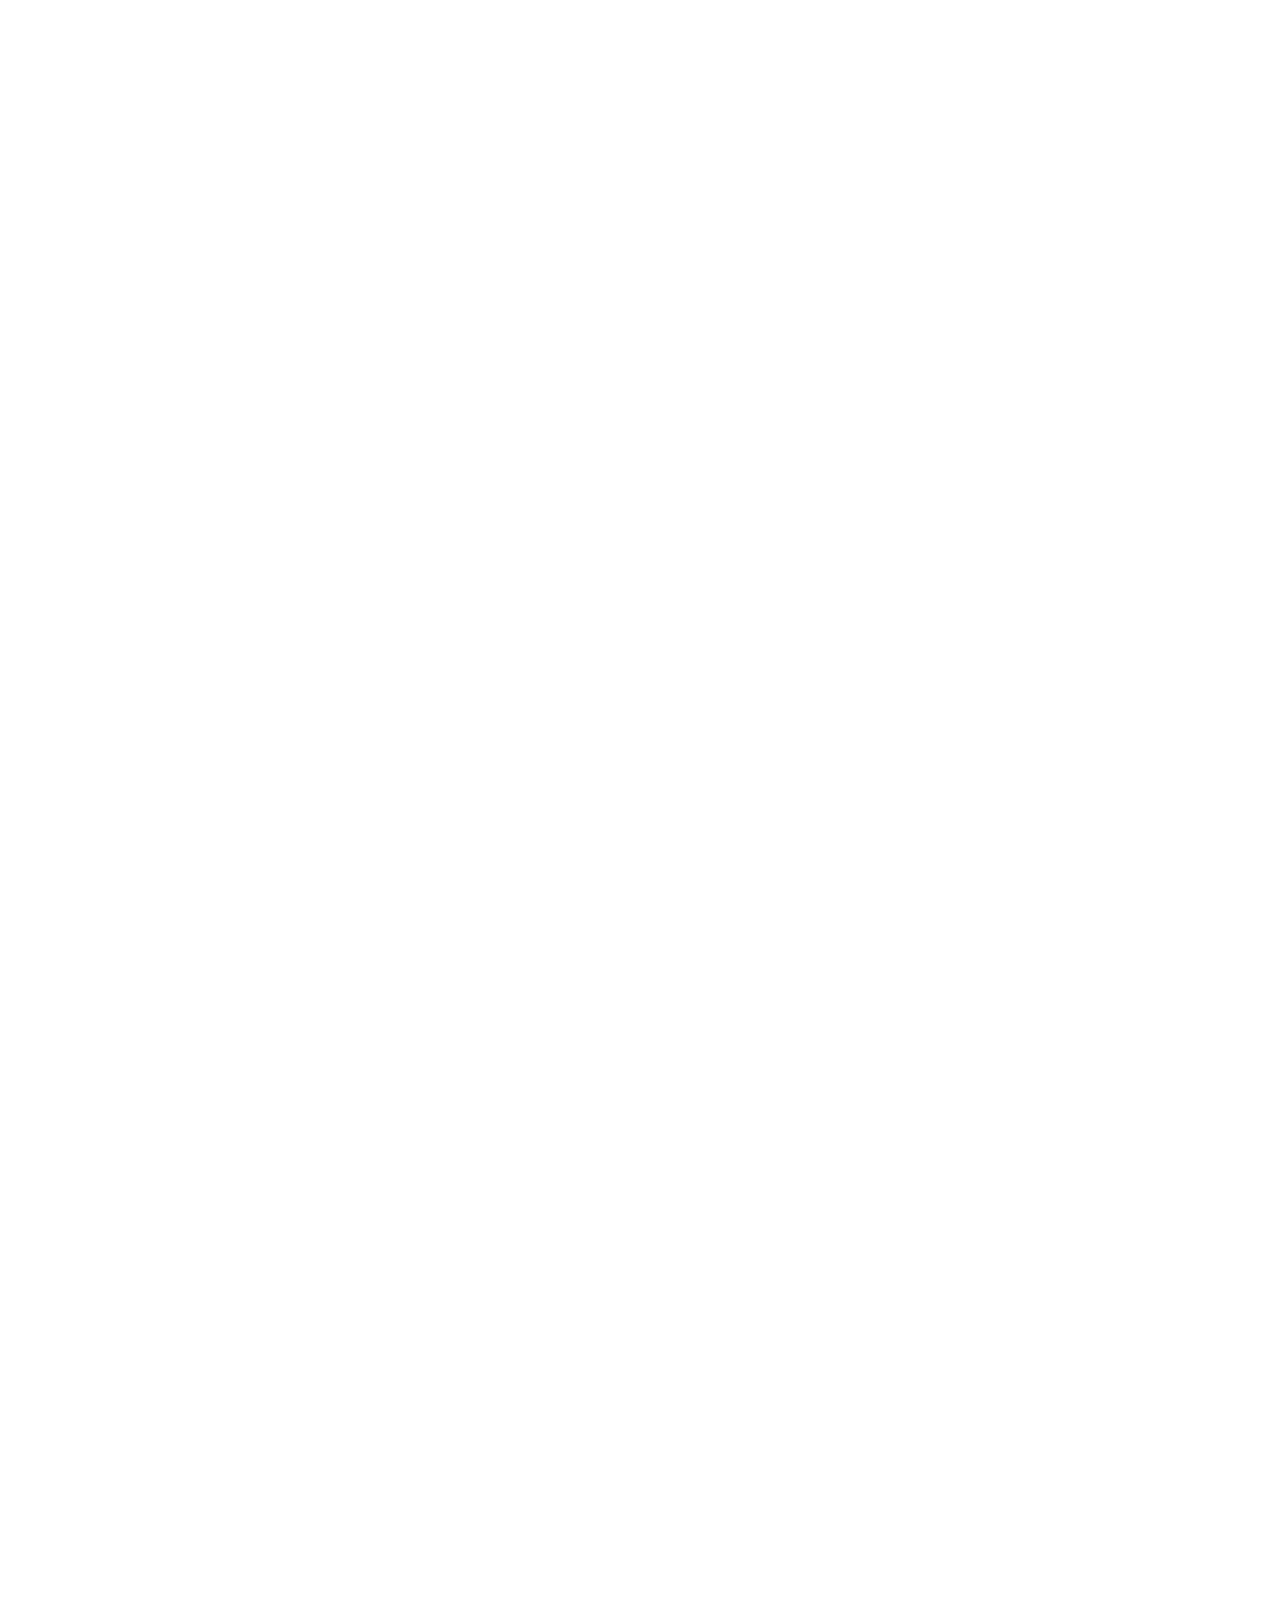
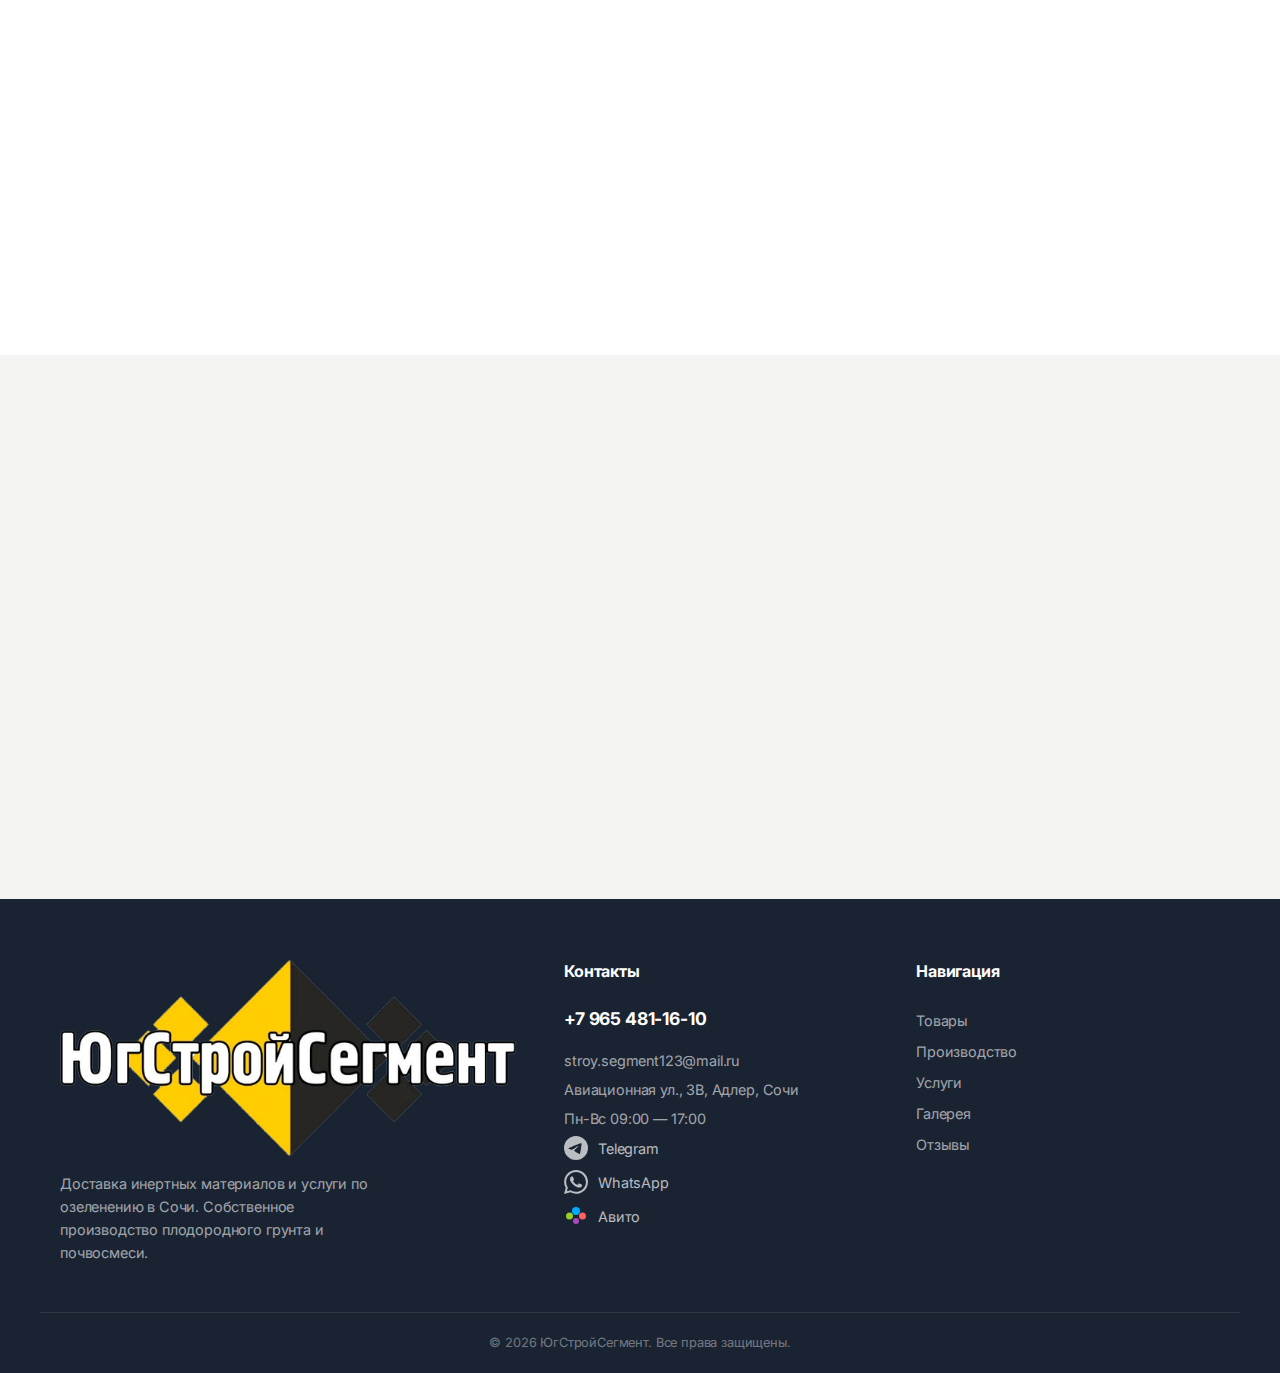
<file: gabion.html>
<!DOCTYPE html>
<html lang="ru">
<head>
    <meta charset="UTF-8">
    <meta name="viewport" content="width=device-width, initial-scale=1.0">
    <meta name="description" content="Купить габионный камень в Сочи с доставкой от 1 600 ₽/м³. Крупный камень для габионных конструкций, подпорных стен, берегоукрепления. Доставка за 2 часа. ЮгСтройСегмент.">
    <meta name="keywords" content="габионный камень Сочи, купить габионный камень, камень для габионов, подпорные стены Сочи, габион цена Сочи, габионный камень Адлер">
    <title>Габионный камень — купить с доставкой в Сочи | ЮгСтройСегмент</title>
    <link rel="icon" type="image/svg+xml" href="images/favicon.svg">
    <link rel="canonical" href="https://yugstroysegment.com/gabion.html">
    <meta name="robots" content="index, follow">
    <meta name="geo.region" content="RU-KDA">
    <meta name="geo.placename" content="Сочи, Адлер">
    <meta property="og:type" content="product">
    <meta property="og:title" content="Габионный камень — купить с доставкой в Сочи | ЮгСтройСегмент">
    <meta property="og:description" content="Крупный камень для габионных конструкций, подпорных стен. Доставка по Сочи от 1 600 ₽/м³.">
    <meta property="og:url" content="https://yugstroysegment.com/gabion.html">
    <meta property="og:site_name" content="ЮгСтройСегмент">
    <meta property="og:locale" content="ru_RU">
    <meta property="og:image" content="https://yugstroysegment.com/images/products/gabion.jpeg">
    <link rel="preconnect" href="https://fonts.googleapis.com">
    <link rel="preconnect" href="https://fonts.gstatic.com" crossorigin>
    <link href="https://fonts.googleapis.com/css2?family=Inter:wght@400;500;600;700;800&display=swap" rel="stylesheet">
    <link rel="stylesheet" href="css/style.css">
    <!-- Google Analytics -->
    <script async src="https://www.googletagmanager.com/gtag/js?id=G-RYGE9WEEY8"></script>
    <script>
        window.dataLayer = window.dataLayer || [];
        function gtag(){dataLayer.push(arguments);}
        gtag('js', new Date());
        gtag('config', 'G-RYGE9WEEY8');
    </script>
    <!-- Yandex.Metrika -->
    <script type="text/javascript">
        (function(m,e,t,r,i,k,a){m[i]=m[i]||function(){(m[i].a=m[i].a||[]).push(arguments)};
        m[i].l=1*new Date();
        for(var j=0;j<document.scripts.length;j++){if(document.scripts[j].src===r){return;}}
        k=e.createElement(t),a=e.getElementsByTagName(t)[0],k.async=1,k.src=r,a.parentNode.insertBefore(k,a)})
        (window,document,"script","https://mc.yandex.ru/metrika/tag.js","ym");
        ym(106636251,"init",{clickmap:true,trackLinks:true,accurateTrackBounce:true,webvisor:true});
    </script>
    <noscript><div><img src="https://mc.yandex.ru/watch/106636251" style="position:absolute;left:-9999px;" alt=""/></div></noscript>
</head>
<body>

    <!-- HEADER -->
    <header class="header" id="header">
        <div class="container header__inner">
            <a href="index.html" class="header__logo">
                <picture>
                    <source srcset="images/logo-main-re.webp" type="image/webp">
                    <img src="images/logo-main-re.png" alt="ЮгСтройСегмент" class="header__logo-img">
                </picture>
            </a>
            <nav class="header__nav" id="nav">
                <a href="index.html#products" class="nav__link">Товары</a>
                <a href="index.html#production" class="nav__link">Производство</a>
                <a href="index.html#services" class="nav__link">Услуги</a>
                <a href="index.html#gallery" class="nav__link">Галерея</a>
                <a href="index.html#reviews" class="nav__link">Отзывы</a>
                <a href="index.html#contacts" class="nav__link">Контакты</a>
            </nav>
            <div class="header__contacts">
                <a href="tel:+79654811610" class="header__phone">+7 965 481-16-10</a>
                <div class="header__messengers">
                    <a href="https://t.me/yugstroysegment" target="_blank" rel="noopener" class="messenger-icon messenger-icon--tg" aria-label="Telegram">
                        <svg viewBox="0 0 24 24" fill="currentColor"><path d="M11.944 0A12 12 0 000 12a12 12 0 0012 12 12 12 0 0012-12A12 12 0 0012 0a12 12 0 00-.056 0zm4.962 7.224c.1-.002.321.023.465.14a.506.506 0 01.171.325c.016.093.036.306.02.472-.18 1.898-.962 6.502-1.36 8.627-.168.9-.499 1.201-.82 1.23-.696.065-1.225-.46-1.9-.902-1.056-.693-1.653-1.124-2.678-1.8-1.185-.78-.417-1.21.258-1.91.177-.184 3.247-2.977 3.307-3.23.007-.032.014-.15-.056-.212s-.174-.041-.249-.024c-.106.024-1.793 1.14-5.061 3.345-.479.33-.913.49-1.302.48-.428-.008-1.252-.241-1.865-.44-.752-.245-1.349-.374-1.297-.789.027-.216.325-.437.893-.663 3.498-1.524 5.83-2.529 6.998-3.014 3.332-1.386 4.025-1.627 4.476-1.635z"/></svg>
                    </a>
                    <a href="https://wa.me/79654811610" target="_blank" rel="noopener" class="messenger-icon messenger-icon--wa" aria-label="WhatsApp">
                        <svg viewBox="0 0 24 24" fill="currentColor"><path d="M17.472 14.382c-.297-.149-1.758-.867-2.03-.967-.273-.099-.471-.148-.67.15-.197.297-.767.966-.94 1.164-.173.199-.347.223-.644.075-.297-.15-1.255-.463-2.39-1.475-.883-.788-1.48-1.761-1.653-2.059-.173-.297-.018-.458.13-.606.134-.133.298-.347.446-.52.149-.174.198-.298.298-.497.099-.198.05-.371-.025-.52-.075-.149-.669-1.612-.916-2.207-.242-.579-.487-.5-.669-.51-.173-.008-.371-.01-.57-.01-.198 0-.52.074-.792.372-.272.297-1.04 1.016-1.04 2.479 0 1.462 1.065 2.875 1.213 3.074.149.198 2.096 3.2 5.077 4.487.709.306 1.262.489 1.694.625.712.227 1.36.195 1.871.118.571-.085 1.758-.719 2.006-1.413.248-.694.248-1.289.173-1.413-.074-.124-.272-.198-.57-.347m-5.421 7.403h-.004a9.87 9.87 0 01-5.031-1.378l-.361-.214-3.741.982.998-3.648-.235-.374a9.86 9.86 0 01-1.51-5.26c.001-5.45 4.436-9.884 9.888-9.884 2.64 0 5.122 1.03 6.988 2.898a9.825 9.825 0 012.893 6.994c-.003 5.45-4.437 9.884-9.885 9.884m8.413-18.297A11.815 11.815 0 0012.05 0C5.495 0 .16 5.335.157 11.892c0 2.096.547 4.142 1.588 5.945L.057 24l6.305-1.654a11.882 11.882 0 005.683 1.448h.005c6.554 0 11.89-5.335 11.893-11.893a11.821 11.821 0 00-3.48-8.413z"/></svg>
                    </a>
                </div>
            </div>
            <button class="header__burger" id="burger" aria-label="Меню">
                <span></span>
                <span></span>
                <span></span>
            </button>
        </div>
    </header>

    <!-- BREADCRUMBS -->
    <nav class="breadcrumbs">
        <div class="container">
            <a href="index.html">Главная</a>
            <span class="breadcrumbs__separator">/</span>
            <a href="index.html#products">Товары</a>
            <span class="breadcrumbs__separator">/</span>
            <span>Габионный камень</span>
        </div>
    </nav>

    <!-- PRODUCT PAGE -->
    <section class="product-page">
        <div class="container product-page__inner">
            <div class="product-page__image">
                <picture>
                    <source srcset="images/products/gabion.webp" type="image/webp">
                    <img src="images/products/gabion.jpeg" alt="Габионный камень — купить в Сочи с доставкой">
                </picture>
            </div>
            <div class="product-page__info">
                <h1>Габионный камень</h1>
                <p class="product-page__price">от 1 600 ₽/м³</p>
                <p class="product-page__desc">Крупный камень для заполнения габионных конструкций, устройства подпорных стен, берегоукрепления, ландшафтного дизайна. Прочный и долговечный материал. Доставляем собственным автопарком в течение 2 часов.</p>

                <div class="product-page__specs">
                    <h2>Характеристики</h2>
                    <table>
                        <tr><td>Вид</td><td>Крупный природный камень</td></tr>
                        <tr><td>Размер</td><td>70-250 мм</td></tr>
                        <tr><td>Применение</td><td>Габионные конструкции, подпорные стены, берегоукрепление, ландшафт</td></tr>
                        <tr><td>Минимальный заказ</td><td>от 1 м³</td></tr>
                        <tr><td>Доставка</td><td>По всему Сочи, от 2 часов</td></tr>
                        <tr><td>Цена</td><td>от 1 600 ₽ за м³</td></tr>
                    </table>
                </div>

                <div class="product-page__actions">
                    <a href="tel:+79654811610" class="btn btn--primary">
                        <svg viewBox="0 0 24 24" fill="currentColor" width="20" height="20"><path d="M6.62 10.79c1.44 2.83 3.76 5.14 6.59 6.59l2.2-2.2c.27-.27.67-.36 1.02-.24 1.12.37 2.33.57 3.57.57.55 0 1 .45 1 1V20c0 .55-.45 1-1 1-9.39 0-17-7.61-17-17 0-.55.45-1 1-1h3.5c.55 0 1 .45 1 1 0 1.25.2 2.45.57 3.57.11.35.03.74-.25 1.02l-2.2 2.2z"/></svg>
                        Позвонить
                    </a>
                    <a href="https://t.me/yugstroysegment" target="_blank" rel="noopener" class="btn btn--telegram">
                        <svg viewBox="0 0 24 24" fill="currentColor" width="20" height="20"><path d="M11.944 0A12 12 0 000 12a12 12 0 0012 12 12 12 0 0012-12A12 12 0 0012 0a12 12 0 00-.056 0zm4.962 7.224c.1-.002.321.023.465.14a.506.506 0 01.171.325c.016.093.036.306.02.472-.18 1.898-.962 6.502-1.36 8.627-.168.9-.499 1.201-.82 1.23-.696.065-1.225-.46-1.9-.902-1.056-.693-1.653-1.124-2.678-1.8-1.185-.78-.417-1.21.258-1.91.177-.184 3.247-2.977 3.307-3.23.007-.032.014-.15-.056-.212s-.174-.041-.249-.024c-.106.024-1.793 1.14-5.061 3.345-.479.33-.913.49-1.302.48-.428-.008-1.252-.241-1.865-.44-.752-.245-1.349-.374-1.297-.789.027-.216.325-.437.893-.663 3.498-1.524 5.83-2.529 6.998-3.014 3.332-1.386 4.025-1.627 4.476-1.635z"/></svg>
                        Написать в Telegram
                    </a>
                    <a href="https://wa.me/79654811610?text=%D0%97%D0%B4%D1%80%D0%B0%D0%B2%D1%81%D1%82%D0%B2%D1%83%D0%B9%D1%82%D0%B5!%20%D0%98%D0%BD%D1%82%D0%B5%D1%80%D0%B5%D1%81%D1%83%D0%B5%D1%82%20%D0%B3%D0%B0%D0%B1%D0%B8%D0%BE%D0%BD%D0%BD%D1%8B%D0%B9%20%D0%BA%D0%B0%D0%BC%D0%B5%D0%BD%D1%8C." target="_blank" rel="noopener" class="btn btn--whatsapp">
                        <svg viewBox="0 0 24 24" fill="currentColor" width="20" height="20"><path d="M17.472 14.382c-.297-.149-1.758-.867-2.03-.967-.273-.099-.471-.148-.67.15-.197.297-.767.966-.94 1.164-.173.199-.347.223-.644.075-.297-.15-1.255-.463-2.39-1.475-.883-.788-1.48-1.761-1.653-2.059-.173-.297-.018-.458.13-.606.134-.133.298-.347.446-.52.149-.174.198-.298.298-.497.099-.198.05-.371-.025-.52-.075-.149-.669-1.612-.916-2.207-.242-.579-.487-.5-.669-.51-.173-.008-.371-.01-.57-.01-.198 0-.52.074-.792.372-.272.297-1.04 1.016-1.04 2.479 0 1.462 1.065 2.875 1.213 3.074.149.198 2.096 3.2 5.077 4.487.709.306 1.262.489 1.694.625.712.227 1.36.195 1.871.118.571-.085 1.758-.719 2.006-1.413.248-.694.248-1.289.173-1.413-.074-.124-.272-.198-.57-.347m-5.421 7.403h-.004a9.87 9.87 0 01-5.031-1.378l-.361-.214-3.741.982.998-3.648-.235-.374a9.86 9.86 0 01-1.51-5.26c.001-5.45 4.436-9.884 9.888-9.884 2.64 0 5.122 1.03 6.988 2.898a9.825 9.825 0 012.893 6.994c-.003 5.45-4.437 9.884-9.885 9.884m8.413-18.297A11.815 11.815 0 0012.05 0C5.495 0 .16 5.335.157 11.892c0 2.096.547 4.142 1.588 5.945L.057 24l6.305-1.654a11.882 11.882 0 005.683 1.448h.005c6.554 0 11.89-5.335 11.893-11.893a11.821 11.821 0 00-3.48-8.413z"/></svg>
                        WhatsApp
                    </a>
                </div>
            </div>
        </div>
    </section>

    <!-- PRODUCT GALLERY -->
    <section class="product-gallery">
        <div class="container">
            <h2 class="section-title">Виды камня для габионов</h2>
            <div class="product-gallery__grid">
                <div class="product-gallery__item">
                    <picture><source srcset="images/Материалы/Бутовый камень для габиона.webp" type="image/webp"><img src="images/Материалы/Бутовый камень для габиона.jpg" alt="Бутовый камень для габиона" loading="lazy"></picture>
                    <p class="product-gallery__caption">Бутовый камень для габиона</p>
                </div>
                <div class="product-gallery__item">
                    <picture><source srcset="images/Материалы/Бутовый камень м600 Горная масса.webp" type="image/webp"><img src="images/Материалы/Бутовый камень м600 Горная масса.jpg" alt="Бутовый камень М600 горная масса" loading="lazy"></picture>
                    <p class="product-gallery__caption">Бутовый камень М600, горная масса</p>
                </div>
                <div class="product-gallery__item">
                    <picture><source srcset="images/Материалы/Камень для габиона 80-300мм М800.webp" type="image/webp"><img src="images/Материалы/Камень для габиона 80-300мм М800.jpg" alt="Камень для габиона 80-300 мм М800" loading="lazy"></picture>
                    <p class="product-gallery__caption">Камень 80-300 мм, М800</p>
                </div>
                <div class="product-gallery__item">
                    <picture><source srcset="images/Материалы/Камень для габиона 100-300мм М600.webp" type="image/webp"><img src="images/Материалы/Камень для габиона 100-300мм М600.jpg" alt="Камень для габиона 100-300 мм М600" loading="lazy"></picture>
                    <p class="product-gallery__caption">Камень 100-300 мм, М600</p>
                </div>
                <div class="product-gallery__item">
                    <picture><source srcset="images/Материалы/Камень для габиона 100-400мм М600.webp" type="image/webp"><img src="images/Материалы/Камень для габиона 100-400мм М600.jpg" alt="Камень для габиона 100-400 мм М600" loading="lazy"></picture>
                    <p class="product-gallery__caption">Камень 100-400 мм, М600</p>
                </div>
                <div class="product-gallery__item">
                    <picture><source srcset="images/Материалы/Камень для габиона Галечный 80-250мм М1200.webp" type="image/webp"><img src="images/Материалы/Камень для габиона Галечный 80-250мм М1200.jpg" alt="Камень для габиона галечный 80-250 мм М1200" loading="lazy"></picture>
                    <p class="product-gallery__caption">Галечный 80-250 мм, М1200</p>
                </div>
                <div class="product-gallery__item">
                    <picture><source srcset="images/Материалы/Камень для габиона и отсыпки болот 100-400мм М600.webp" type="image/webp"><img src="images/Материалы/Камень для габиона и отсыпки болот 100-400мм М600.jpg" alt="Камень для габиона и отсыпки болот 100-400 мм М600" loading="lazy"></picture>
                    <p class="product-gallery__caption">Для габиона и отсыпки болот 100-400 мм, М600</p>
                </div>
            </div>
        </div>
    </section>

    <!-- RELATED PRODUCTS -->
    <section class="related-products">
        <div class="container">
            <h2 class="section-title">Другие материалы</h2>
            <div class="related-products__grid">
                <a href="scheben.html" class="product-card">
                    <div class="product-card__img"><picture><source srcset="images/products/scheben.webp" type="image/webp"><img src="images/products/scheben.jpg" alt="Щебень" loading="lazy"></picture></div>
                    <div class="product-card__body">
                        <h3 class="product-card__title">Щебень</h3>
                        <p class="product-card__price">от 900 ₽/т</p>
                    </div>
                </a>
                <a href="galka.html" class="product-card">
                    <div class="product-card__img"><picture><source srcset="images/Галька.webp" type="image/webp"><img src="images/Галька.jpg" alt="Галька" loading="lazy"></picture></div>
                    <div class="product-card__body">
                        <h3 class="product-card__title">Галька</h3>
                        <p class="product-card__price">от 1 000 ₽/м³</p>
                    </div>
                </a>
                <a href="chernozem.html" class="product-card">
                    <div class="product-card__img"><picture><source srcset="images/products/chernozem.webp" type="image/webp"><img src="images/products/chernozem.jpg" alt="Чернозём" loading="lazy"></picture></div>
                    <div class="product-card__body">
                        <h3 class="product-card__title">Чернозём</h3>
                        <p class="product-card__price">от 2 900 ₽/м³</p>
                    </div>
                </a>
                <a href="keramzit.html" class="product-card">
                    <div class="product-card__img"><picture><source srcset="images/products/keramzit.webp" type="image/webp"><img src="images/products/keramzit.jpg" alt="Керамзит" loading="lazy"></picture></div>
                    <div class="product-card__body">
                        <h3 class="product-card__title">Керамзит</h3>
                        <p class="product-card__price">от 5 900 ₽/м³</p>
                    </div>
                </a>
            </div>
        </div>
    </section>

    <!-- FOOTER -->
    <footer class="footer" id="contacts">
        <div class="container footer__inner">
            <div class="footer__brand">
                <picture>
                    <source srcset="images/logo-main-re.webp" type="image/webp">
                    <img src="images/logo-main-re.png" alt="ЮгСтройСегмент" class="footer__logo">
                </picture>
                <p class="footer__desc">Доставка инертных материалов и услуги по озеленению в Сочи. Собственное производство плодородного грунта и почвосмеси.</p>
            </div>
            <div class="footer__contacts">
                <h3 class="footer__heading">Контакты</h3>
                <a href="tel:+79654811610" class="footer__phone">+7 965 481-16-10</a>
                <p class="footer__email">stroy.segment123@mail.ru</p>
                <p class="footer__address">Авиационная ул., 3В, Адлер, Сочи</p>
                <p class="footer__hours">Пн-Вс 09:00 — 17:00</p>
                <div class="footer__messengers">
                    <a href="https://t.me/yugstroysegment" target="_blank" rel="noopener" class="footer__messenger">
                        <svg viewBox="0 0 24 24" fill="currentColor" width="24" height="24"><path d="M11.944 0A12 12 0 000 12a12 12 0 0012 12 12 12 0 0012-12A12 12 0 0012 0a12 12 0 00-.056 0zm4.962 7.224c.1-.002.321.023.465.14a.506.506 0 01.171.325c.016.093.036.306.02.472-.18 1.898-.962 6.502-1.36 8.627-.168.9-.499 1.201-.82 1.23-.696.065-1.225-.46-1.9-.902-1.056-.693-1.653-1.124-2.678-1.8-1.185-.78-.417-1.21.258-1.91.177-.184 3.247-2.977 3.307-3.23.007-.032.014-.15-.056-.212s-.174-.041-.249-.024c-.106.024-1.793 1.14-5.061 3.345-.479.33-.913.49-1.302.48-.428-.008-1.252-.241-1.865-.44-.752-.245-1.349-.374-1.297-.789.027-.216.325-.437.893-.663 3.498-1.524 5.83-2.529 6.998-3.014 3.332-1.386 4.025-1.627 4.476-1.635z"/></svg>
                        Telegram
                    </a>
                    <a href="https://wa.me/79654811610" target="_blank" rel="noopener" class="footer__messenger">
                        <svg viewBox="0 0 24 24" fill="currentColor" width="24" height="24"><path d="M17.472 14.382c-.297-.149-1.758-.867-2.03-.967-.273-.099-.471-.148-.67.15-.197.297-.767.966-.94 1.164-.173.199-.347.223-.644.075-.297-.15-1.255-.463-2.39-1.475-.883-.788-1.48-1.761-1.653-2.059-.173-.297-.018-.458.13-.606.134-.133.298-.347.446-.52.149-.174.198-.298.298-.497.099-.198.05-.371-.025-.52-.075-.149-.669-1.612-.916-2.207-.242-.579-.487-.5-.669-.51-.173-.008-.371-.01-.57-.01-.198 0-.52.074-.792.372-.272.297-1.04 1.016-1.04 2.479 0 1.462 1.065 2.875 1.213 3.074.149.198 2.096 3.2 5.077 4.487.709.306 1.262.489 1.694.625.712.227 1.36.195 1.871.118.571-.085 1.758-.719 2.006-1.413.248-.694.248-1.289.173-1.413-.074-.124-.272-.198-.57-.347m-5.421 7.403h-.004a9.87 9.87 0 01-5.031-1.378l-.361-.214-3.741.982.998-3.648-.235-.374a9.86 9.86 0 01-1.51-5.26c.001-5.45 4.436-9.884 9.888-9.884 2.64 0 5.122 1.03 6.988 2.898a9.825 9.825 0 012.893 6.994c-.003 5.45-4.437 9.884-9.885 9.884m8.413-18.297A11.815 11.815 0 0012.05 0C5.495 0 .16 5.335.157 11.892c0 2.096.547 4.142 1.588 5.945L.057 24l6.305-1.654a11.882 11.882 0 005.683 1.448h.005c6.554 0 11.89-5.335 11.893-11.893a11.821 11.821 0 00-3.48-8.413z"/></svg>
                        WhatsApp
                    </a>
                    <a href="https://www.avito.ru/user/7773c42130274d512b81e7b8ccc0af90/profile" target="_blank" rel="noopener" class="footer__messenger">
                        <svg viewBox="0 0 24 24" width="24" height="24" fill="none"><circle cx="5.5" cy="12" r="3.5" fill="#97CF26"/><circle cx="12" cy="7" r="4" fill="#00AAFF"/><circle cx="18.5" cy="12" r="3.5" fill="#FF6163"/><circle cx="12" cy="17" r="3" fill="#AB47BC"/></svg>
                        Авито
                    </a>
                </div>
            </div>
            <div class="footer__nav">
                <h3 class="footer__heading">Навигация</h3>
                <a href="index.html#products" class="footer__link">Товары</a>
                <a href="index.html#production" class="footer__link">Производство</a>
                <a href="index.html#services" class="footer__link">Услуги</a>
                <a href="index.html#gallery" class="footer__link">Галерея</a>
                <a href="index.html#reviews" class="footer__link">Отзывы</a>
            </div>
        </div>
        <div class="footer__bottom">
            <div class="container">
                <p>&copy; 2026 ЮгСтройСегмент. Все права защищены.</p>
            </div>
        </div>
    </footer>

    <!-- FLOATING WHATSAPP BUTTON -->
    <a href="https://wa.me/79654811610?text=%D0%97%D0%B4%D1%80%D0%B0%D0%B2%D1%81%D1%82%D0%B2%D1%83%D0%B9%D1%82%D0%B5!" target="_blank" rel="noopener" class="floating-wa" aria-label="Написать в WhatsApp">
        <svg viewBox="0 0 24 24" fill="currentColor"><path d="M17.472 14.382c-.297-.149-1.758-.867-2.03-.967-.273-.099-.471-.148-.67.15-.197.297-.767.966-.94 1.164-.173.199-.347.223-.644.075-.297-.15-1.255-.463-2.39-1.475-.883-.788-1.48-1.761-1.653-2.059-.173-.297-.018-.458.13-.606.134-.133.298-.347.446-.52.149-.174.198-.298.298-.497.099-.198.05-.371-.025-.52-.075-.149-.669-1.612-.916-2.207-.242-.579-.487-.5-.669-.51-.173-.008-.371-.01-.57-.01-.198 0-.52.074-.792.372-.272.297-1.04 1.016-1.04 2.479 0 1.462 1.065 2.875 1.213 3.074.149.198 2.096 3.2 5.077 4.487.709.306 1.262.489 1.694.625.712.227 1.36.195 1.871.118.571-.085 1.758-.719 2.006-1.413.248-.694.248-1.289.173-1.413-.074-.124-.272-.198-.57-.347m-5.421 7.403h-.004a9.87 9.87 0 01-5.031-1.378l-.361-.214-3.741.982.998-3.648-.235-.374a9.86 9.86 0 01-1.51-5.26c.001-5.45 4.436-9.884 9.888-9.884 2.64 0 5.122 1.03 6.988 2.898a9.825 9.825 0 012.893 6.994c-.003 5.45-4.437 9.884-9.885 9.884m8.413-18.297A11.815 11.815 0 0012.05 0C5.495 0 .16 5.335.157 11.892c0 2.096.547 4.142 1.588 5.945L.057 24l6.305-1.654a11.882 11.882 0 005.683 1.448h.005c6.554 0 11.89-5.335 11.893-11.893a11.821 11.821 0 00-3.48-8.413z"/></svg>
    </a>

    <!-- LIGHTBOX -->
    <div class="lightbox" id="lightbox">
        <button class="lightbox__close" id="lightboxClose">&times;</button>
        <button class="lightbox__nav lightbox__nav--prev" id="lightboxPrev">&#10094;</button>
        <button class="lightbox__nav lightbox__nav--next" id="lightboxNext">&#10095;</button>
        <div class="lightbox__content" id="lightboxContent"></div>
    </div>

    <!-- JSON-LD BreadcrumbList -->
    <script type="application/ld+json">
    {
        "@context": "https://schema.org",
        "@type": "BreadcrumbList",
        "itemListElement": [
            {"@type": "ListItem", "position": 1, "name": "Главная", "item": "https://yugstroysegment.com/"},
            {"@type": "ListItem", "position": 2, "name": "Товары", "item": "https://yugstroysegment.com/#products"},
            {"@type": "ListItem", "position": 3, "name": "Габионный камень"}
        ]
    }
    </script>

    <!-- JSON-LD Product -->
    <script type="application/ld+json">
    {
        "@context": "https://schema.org",
        "@type": "Product",
        "name": "Габионный камень",
        "description": "Крупный камень для габионных конструкций, подпорных стен, берегоукрепления. Доставка по Сочи.",
        "image": "https://yugstroysegment.com/images/products/gabion.jpeg",
        "brand": {"@type": "Brand", "name": "ЮгСтройСегмент"},
        "offers": {
            "@type": "Offer",
            "price": "1600",
            "priceCurrency": "RUB",
            "unitText": "м³",
            "availability": "https://schema.org/InStock",
            "seller": {
                "@type": "LocalBusiness",
                "name": "ЮгСтройСегмент",
                "telephone": "+7-965-481-16-10",
                "address": {"@type": "PostalAddress", "addressLocality": "Сочи", "addressRegion": "Краснодарский край", "addressCountry": "RU"}
            }
        }
    }
    </script>
    <script src="js/main.js"></script>
</body>
</html>
</file>
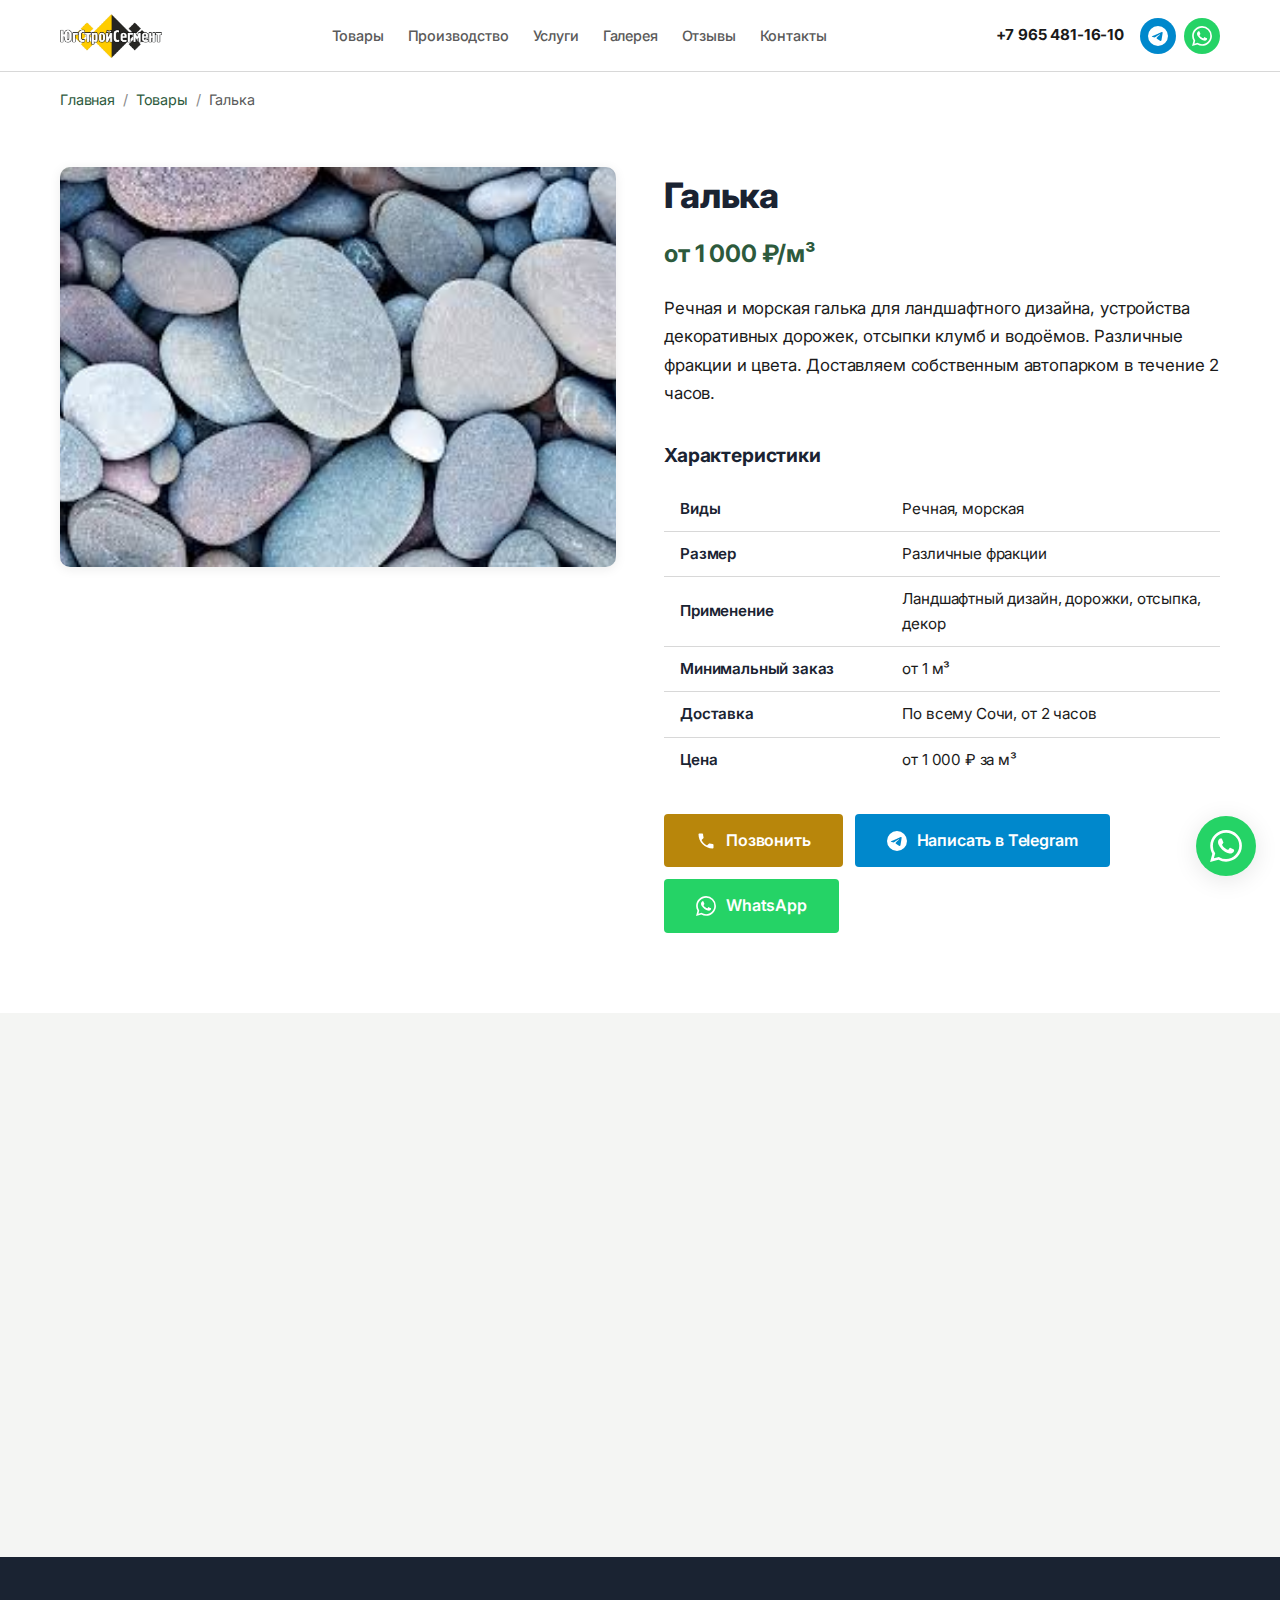
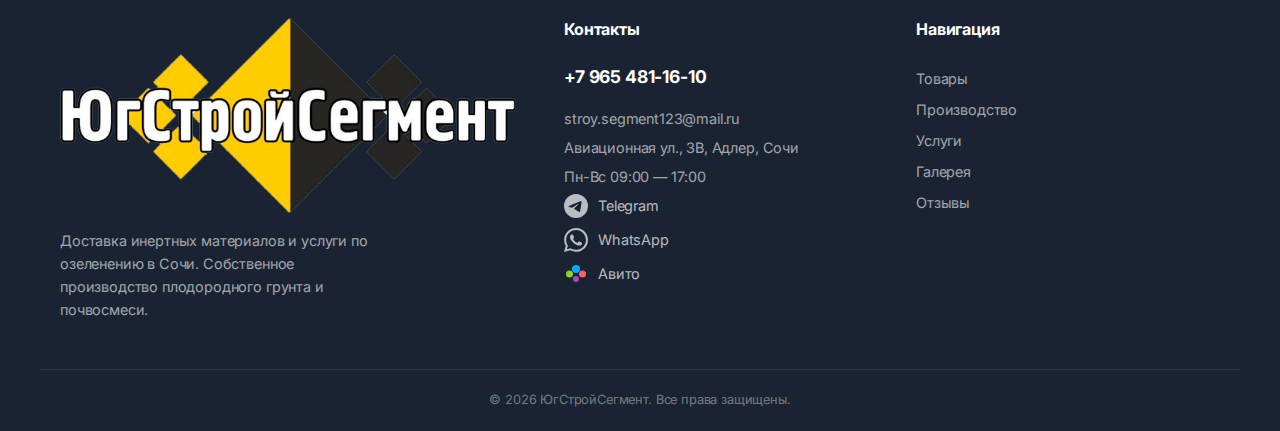
<file: galka.html>
<!DOCTYPE html>
<html lang="ru">
<head>
    <meta charset="UTF-8">
    <meta name="viewport" content="width=device-width, initial-scale=1.0">
    <meta name="description" content="Купить гальку в Сочи с доставкой от 1 000 ₽/м³. Речная и морская галька для ландшафтного дизайна, дорожек, декоративных целей. Доставка за 2 часа. ЮгСтройСегмент.">
    <meta name="keywords" content="галька Сочи, купить гальку, галька речная Сочи, галька морская, галька для ландшафта, галька цена Сочи, галька Адлер, декоративная галька">
    <title>Галька — купить с доставкой в Сочи | ЮгСтройСегмент</title>
    <link rel="icon" type="image/svg+xml" href="images/favicon.svg">
    <link rel="canonical" href="https://yugstroysegment.com/galka.html">
    <meta name="robots" content="index, follow">
    <meta name="geo.region" content="RU-KDA">
    <meta name="geo.placename" content="Сочи, Адлер">
    <meta property="og:type" content="product">
    <meta property="og:title" content="Галька — купить с доставкой в Сочи | ЮгСтройСегмент">
    <meta property="og:description" content="Речная и морская галька для ландшафтного дизайна, дорожек, декоративных целей. Доставка по Сочи от 1 000 ₽/м³.">
    <meta property="og:url" content="https://yugstroysegment.com/galka.html">
    <meta property="og:site_name" content="ЮгСтройСегмент">
    <meta property="og:locale" content="ru_RU">
    <meta property="og:image" content="https://yugstroysegment.com/images/Галька.jpg">
    <link rel="preconnect" href="https://fonts.googleapis.com">
    <link rel="preconnect" href="https://fonts.gstatic.com" crossorigin>
    <link href="https://fonts.googleapis.com/css2?family=Inter:wght@400;500;600;700;800&display=swap" rel="stylesheet">
    <link rel="stylesheet" href="css/style.css">
</head>
<body>

    <!-- HEADER -->
    <header class="header" id="header">
        <div class="container header__inner">
            <a href="index.html" class="header__logo">
                <img src="images/logo-main-re.png" alt="ЮгСтройСегмент" class="header__logo-img">
            </a>
            <nav class="header__nav" id="nav">
                <a href="index.html#products" class="nav__link">Товары</a>
                <a href="index.html#production" class="nav__link">Производство</a>
                <a href="index.html#services" class="nav__link">Услуги</a>
                <a href="index.html#gallery" class="nav__link">Галерея</a>
                <a href="index.html#reviews" class="nav__link">Отзывы</a>
                <a href="index.html#contacts" class="nav__link">Контакты</a>
            </nav>
            <div class="header__contacts">
                <a href="tel:+79654811610" class="header__phone">+7 965 481-16-10</a>
                <div class="header__messengers">
                    <a href="https://t.me/yugstroysegment" target="_blank" rel="noopener" class="messenger-icon messenger-icon--tg" aria-label="Telegram">
                        <svg viewBox="0 0 24 24" fill="currentColor"><path d="M11.944 0A12 12 0 000 12a12 12 0 0012 12 12 12 0 0012-12A12 12 0 0012 0a12 12 0 00-.056 0zm4.962 7.224c.1-.002.321.023.465.14a.506.506 0 01.171.325c.016.093.036.306.02.472-.18 1.898-.962 6.502-1.36 8.627-.168.9-.499 1.201-.82 1.23-.696.065-1.225-.46-1.9-.902-1.056-.693-1.653-1.124-2.678-1.8-1.185-.78-.417-1.21.258-1.91.177-.184 3.247-2.977 3.307-3.23.007-.032.014-.15-.056-.212s-.174-.041-.249-.024c-.106.024-1.793 1.14-5.061 3.345-.479.33-.913.49-1.302.48-.428-.008-1.252-.241-1.865-.44-.752-.245-1.349-.374-1.297-.789.027-.216.325-.437.893-.663 3.498-1.524 5.83-2.529 6.998-3.014 3.332-1.386 4.025-1.627 4.476-1.635z"/></svg>
                    </a>
                    <a href="https://wa.me/79654811610" target="_blank" rel="noopener" class="messenger-icon messenger-icon--wa" aria-label="WhatsApp">
                        <svg viewBox="0 0 24 24" fill="currentColor"><path d="M17.472 14.382c-.297-.149-1.758-.867-2.03-.967-.273-.099-.471-.148-.67.15-.197.297-.767.966-.94 1.164-.173.199-.347.223-.644.075-.297-.15-1.255-.463-2.39-1.475-.883-.788-1.48-1.761-1.653-2.059-.173-.297-.018-.458.13-.606.134-.133.298-.347.446-.52.149-.174.198-.298.298-.497.099-.198.05-.371-.025-.52-.075-.149-.669-1.612-.916-2.207-.242-.579-.487-.5-.669-.51-.173-.008-.371-.01-.57-.01-.198 0-.52.074-.792.372-.272.297-1.04 1.016-1.04 2.479 0 1.462 1.065 2.875 1.213 3.074.149.198 2.096 3.2 5.077 4.487.709.306 1.262.489 1.694.625.712.227 1.36.195 1.871.118.571-.085 1.758-.719 2.006-1.413.248-.694.248-1.289.173-1.413-.074-.124-.272-.198-.57-.347m-5.421 7.403h-.004a9.87 9.87 0 01-5.031-1.378l-.361-.214-3.741.982.998-3.648-.235-.374a9.86 9.86 0 01-1.51-5.26c.001-5.45 4.436-9.884 9.888-9.884 2.64 0 5.122 1.03 6.988 2.898a9.825 9.825 0 012.893 6.994c-.003 5.45-4.437 9.884-9.885 9.884m8.413-18.297A11.815 11.815 0 0012.05 0C5.495 0 .16 5.335.157 11.892c0 2.096.547 4.142 1.588 5.945L.057 24l6.305-1.654a11.882 11.882 0 005.683 1.448h.005c6.554 0 11.89-5.335 11.893-11.893a11.821 11.821 0 00-3.48-8.413z"/></svg>
                    </a>
                </div>
            </div>
            <button class="header__burger" id="burger" aria-label="Меню">
                <span></span>
                <span></span>
                <span></span>
            </button>
        </div>
    </header>

    <!-- BREADCRUMBS -->
    <nav class="breadcrumbs">
        <div class="container">
            <a href="index.html">Главная</a>
            <span class="breadcrumbs__separator">/</span>
            <a href="index.html#products">Товары</a>
            <span class="breadcrumbs__separator">/</span>
            <span>Галька</span>
        </div>
    </nav>

    <!-- PRODUCT PAGE -->
    <section class="product-page">
        <div class="container product-page__inner">
            <div class="product-page__image">
                <img src="images/Галька.jpg" alt="Галька — купить в Сочи с доставкой">
            </div>
            <div class="product-page__info">
                <h1>Галька</h1>
                <p class="product-page__price">от 1 000 ₽/м³</p>
                <p class="product-page__desc">Речная и морская галька для ландшафтного дизайна, устройства декоративных дорожек, отсыпки клумб и водоёмов. Различные фракции и цвета. Доставляем собственным автопарком в течение 2 часов.</p>

                <div class="product-page__specs">
                    <h2>Характеристики</h2>
                    <table>
                        <tr><td>Виды</td><td>Речная, морская</td></tr>
                        <tr><td>Размер</td><td>Различные фракции</td></tr>
                        <tr><td>Применение</td><td>Ландшафтный дизайн, дорожки, отсыпка, декор</td></tr>
                        <tr><td>Минимальный заказ</td><td>от 1 м³</td></tr>
                        <tr><td>Доставка</td><td>По всему Сочи, от 2 часов</td></tr>
                        <tr><td>Цена</td><td>от 1 000 ₽ за м³</td></tr>
                    </table>
                </div>

                <div class="product-page__actions">
                    <a href="tel:+79654811610" class="btn btn--primary">
                        <svg viewBox="0 0 24 24" fill="currentColor" width="20" height="20"><path d="M6.62 10.79c1.44 2.83 3.76 5.14 6.59 6.59l2.2-2.2c.27-.27.67-.36 1.02-.24 1.12.37 2.33.57 3.57.57.55 0 1 .45 1 1V20c0 .55-.45 1-1 1-9.39 0-17-7.61-17-17 0-.55.45-1 1-1h3.5c.55 0 1 .45 1 1 0 1.25.2 2.45.57 3.57.11.35.03.74-.25 1.02l-2.2 2.2z"/></svg>
                        Позвонить
                    </a>
                    <a href="https://t.me/yugstroysegment" target="_blank" rel="noopener" class="btn btn--telegram">
                        <svg viewBox="0 0 24 24" fill="currentColor" width="20" height="20"><path d="M11.944 0A12 12 0 000 12a12 12 0 0012 12 12 12 0 0012-12A12 12 0 0012 0a12 12 0 00-.056 0zm4.962 7.224c.1-.002.321.023.465.14a.506.506 0 01.171.325c.016.093.036.306.02.472-.18 1.898-.962 6.502-1.36 8.627-.168.9-.499 1.201-.82 1.23-.696.065-1.225-.46-1.9-.902-1.056-.693-1.653-1.124-2.678-1.8-1.185-.78-.417-1.21.258-1.91.177-.184 3.247-2.977 3.307-3.23.007-.032.014-.15-.056-.212s-.174-.041-.249-.024c-.106.024-1.793 1.14-5.061 3.345-.479.33-.913.49-1.302.48-.428-.008-1.252-.241-1.865-.44-.752-.245-1.349-.374-1.297-.789.027-.216.325-.437.893-.663 3.498-1.524 5.83-2.529 6.998-3.014 3.332-1.386 4.025-1.627 4.476-1.635z"/></svg>
                        Написать в Telegram
                    </a>
                    <a href="https://wa.me/79654811610?text=%D0%97%D0%B4%D1%80%D0%B0%D0%B2%D1%81%D1%82%D0%B2%D1%83%D0%B9%D1%82%D0%B5!%20%D0%98%D0%BD%D1%82%D0%B5%D1%80%D0%B5%D1%81%D1%83%D0%B5%D1%82%20%D0%B3%D0%B0%D0%BB%D1%8C%D0%BA%D0%B0." target="_blank" rel="noopener" class="btn btn--whatsapp">
                        <svg viewBox="0 0 24 24" fill="currentColor" width="20" height="20"><path d="M17.472 14.382c-.297-.149-1.758-.867-2.03-.967-.273-.099-.471-.148-.67.15-.197.297-.767.966-.94 1.164-.173.199-.347.223-.644.075-.297-.15-1.255-.463-2.39-1.475-.883-.788-1.48-1.761-1.653-2.059-.173-.297-.018-.458.13-.606.134-.133.298-.347.446-.52.149-.174.198-.298.298-.497.099-.198.05-.371-.025-.52-.075-.149-.669-1.612-.916-2.207-.242-.579-.487-.5-.669-.51-.173-.008-.371-.01-.57-.01-.198 0-.52.074-.792.372-.272.297-1.04 1.016-1.04 2.479 0 1.462 1.065 2.875 1.213 3.074.149.198 2.096 3.2 5.077 4.487.709.306 1.262.489 1.694.625.712.227 1.36.195 1.871.118.571-.085 1.758-.719 2.006-1.413.248-.694.248-1.289.173-1.413-.074-.124-.272-.198-.57-.347m-5.421 7.403h-.004a9.87 9.87 0 01-5.031-1.378l-.361-.214-3.741.982.998-3.648-.235-.374a9.86 9.86 0 01-1.51-5.26c.001-5.45 4.436-9.884 9.888-9.884 2.64 0 5.122 1.03 6.988 2.898a9.825 9.825 0 012.893 6.994c-.003 5.45-4.437 9.884-9.885 9.884m8.413-18.297A11.815 11.815 0 0012.05 0C5.495 0 .16 5.335.157 11.892c0 2.096.547 4.142 1.588 5.945L.057 24l6.305-1.654a11.882 11.882 0 005.683 1.448h.005c6.554 0 11.89-5.335 11.893-11.893a11.821 11.821 0 00-3.48-8.413z"/></svg>
                        WhatsApp
                    </a>
                </div>
            </div>
        </div>
    </section>

    <!-- RELATED PRODUCTS -->
    <section class="related-products">
        <div class="container">
            <h2 class="section-title">Другие материалы</h2>
            <div class="related-products__grid">
                <a href="scheben.html" class="product-card">
                    <div class="product-card__img"><img src="images/products/scheben.jpg" alt="Щебень" loading="lazy"></div>
                    <div class="product-card__body">
                        <h3 class="product-card__title">Щебень</h3>
                        <p class="product-card__price">от 900 ₽/т</p>
                    </div>
                </a>
                <a href="gabion.html" class="product-card">
                    <div class="product-card__img"><img src="images/products/gabion.jpeg" alt="Габионный камень" loading="lazy"></div>
                    <div class="product-card__body">
                        <h3 class="product-card__title">Габионный камень</h3>
                        <p class="product-card__price">от 1 600 ₽/м³</p>
                    </div>
                </a>
                <a href="otsev.html" class="product-card">
                    <div class="product-card__img"><img src="images/products/otsev.jpg" alt="Отсев" loading="lazy"></div>
                    <div class="product-card__body">
                        <h3 class="product-card__title">Отсев</h3>
                        <p class="product-card__price">от 600 ₽/т</p>
                    </div>
                </a>
                <a href="chernozem.html" class="product-card">
                    <div class="product-card__img"><img src="images/products/chernozem.jpg" alt="Чернозём" loading="lazy"></div>
                    <div class="product-card__body">
                        <h3 class="product-card__title">Чернозём</h3>
                        <p class="product-card__price">от 2 900 ₽/м³</p>
                    </div>
                </a>
            </div>
        </div>
    </section>

    <!-- FOOTER -->
    <footer class="footer" id="contacts">
        <div class="container footer__inner">
            <div class="footer__brand">
                <img src="images/logo-main-re.png" alt="ЮгСтройСегмент" class="footer__logo">
                <p class="footer__desc">Доставка инертных материалов и услуги по озеленению в Сочи. Собственное производство плодородного грунта и почвосмеси.</p>
            </div>
            <div class="footer__contacts">
                <h3 class="footer__heading">Контакты</h3>
                <a href="tel:+79654811610" class="footer__phone">+7 965 481-16-10</a>
                <p class="footer__email">stroy.segment123@mail.ru</p>
                <p class="footer__address">Авиационная ул., 3В, Адлер, Сочи</p>
                <p class="footer__hours">Пн-Вс 09:00 — 17:00</p>
                <div class="footer__messengers">
                    <a href="https://t.me/yugstroysegment" target="_blank" rel="noopener" class="footer__messenger">
                        <svg viewBox="0 0 24 24" fill="currentColor" width="24" height="24"><path d="M11.944 0A12 12 0 000 12a12 12 0 0012 12 12 12 0 0012-12A12 12 0 0012 0a12 12 0 00-.056 0zm4.962 7.224c.1-.002.321.023.465.14a.506.506 0 01.171.325c.016.093.036.306.02.472-.18 1.898-.962 6.502-1.36 8.627-.168.9-.499 1.201-.82 1.23-.696.065-1.225-.46-1.9-.902-1.056-.693-1.653-1.124-2.678-1.8-1.185-.78-.417-1.21.258-1.91.177-.184 3.247-2.977 3.307-3.23.007-.032.014-.15-.056-.212s-.174-.041-.249-.024c-.106.024-1.793 1.14-5.061 3.345-.479.33-.913.49-1.302.48-.428-.008-1.252-.241-1.865-.44-.752-.245-1.349-.374-1.297-.789.027-.216.325-.437.893-.663 3.498-1.524 5.83-2.529 6.998-3.014 3.332-1.386 4.025-1.627 4.476-1.635z"/></svg>
                        Telegram
                    </a>
                    <a href="https://wa.me/79654811610" target="_blank" rel="noopener" class="footer__messenger">
                        <svg viewBox="0 0 24 24" fill="currentColor" width="24" height="24"><path d="M17.472 14.382c-.297-.149-1.758-.867-2.03-.967-.273-.099-.471-.148-.67.15-.197.297-.767.966-.94 1.164-.173.199-.347.223-.644.075-.297-.15-1.255-.463-2.39-1.475-.883-.788-1.48-1.761-1.653-2.059-.173-.297-.018-.458.13-.606.134-.133.298-.347.446-.52.149-.174.198-.298.298-.497.099-.198.05-.371-.025-.52-.075-.149-.669-1.612-.916-2.207-.242-.579-.487-.5-.669-.51-.173-.008-.371-.01-.57-.01-.198 0-.52.074-.792.372-.272.297-1.04 1.016-1.04 2.479 0 1.462 1.065 2.875 1.213 3.074.149.198 2.096 3.2 5.077 4.487.709.306 1.262.489 1.694.625.712.227 1.36.195 1.871.118.571-.085 1.758-.719 2.006-1.413.248-.694.248-1.289.173-1.413-.074-.124-.272-.198-.57-.347m-5.421 7.403h-.004a9.87 9.87 0 01-5.031-1.378l-.361-.214-3.741.982.998-3.648-.235-.374a9.86 9.86 0 01-1.51-5.26c.001-5.45 4.436-9.884 9.888-9.884 2.64 0 5.122 1.03 6.988 2.898a9.825 9.825 0 012.893 6.994c-.003 5.45-4.437 9.884-9.885 9.884m8.413-18.297A11.815 11.815 0 0012.05 0C5.495 0 .16 5.335.157 11.892c0 2.096.547 4.142 1.588 5.945L.057 24l6.305-1.654a11.882 11.882 0 005.683 1.448h.005c6.554 0 11.89-5.335 11.893-11.893a11.821 11.821 0 00-3.48-8.413z"/></svg>
                        WhatsApp
                    </a>
                    <a href="https://www.avito.ru/user/7773c42130274d512b81e7b8ccc0af90/profile" target="_blank" rel="noopener" class="footer__messenger">
                        <svg viewBox="0 0 24 24" width="24" height="24" fill="none"><circle cx="5.5" cy="12" r="3.5" fill="#97CF26"/><circle cx="12" cy="7" r="4" fill="#00AAFF"/><circle cx="18.5" cy="12" r="3.5" fill="#FF6163"/><circle cx="12" cy="17" r="3" fill="#AB47BC"/></svg>
                        Авито
                    </a>
                </div>
            </div>
            <div class="footer__nav">
                <h3 class="footer__heading">Навигация</h3>
                <a href="index.html#products" class="footer__link">Товары</a>
                <a href="index.html#production" class="footer__link">Производство</a>
                <a href="index.html#services" class="footer__link">Услуги</a>
                <a href="index.html#gallery" class="footer__link">Галерея</a>
                <a href="index.html#reviews" class="footer__link">Отзывы</a>
            </div>
        </div>
        <div class="footer__bottom">
            <div class="container">
                <p>&copy; 2026 ЮгСтройСегмент. Все права защищены.</p>
            </div>
        </div>
    </footer>

    <!-- FLOATING WHATSAPP BUTTON -->
    <a href="https://wa.me/79654811610?text=%D0%97%D0%B4%D1%80%D0%B0%D0%B2%D1%81%D1%82%D0%B2%D1%83%D0%B9%D1%82%D0%B5!" target="_blank" rel="noopener" class="floating-wa" aria-label="Написать в WhatsApp">
        <svg viewBox="0 0 24 24" fill="currentColor"><path d="M17.472 14.382c-.297-.149-1.758-.867-2.03-.967-.273-.099-.471-.148-.67.15-.197.297-.767.966-.94 1.164-.173.199-.347.223-.644.075-.297-.15-1.255-.463-2.39-1.475-.883-.788-1.48-1.761-1.653-2.059-.173-.297-.018-.458.13-.606.134-.133.298-.347.446-.52.149-.174.198-.298.298-.497.099-.198.05-.371-.025-.52-.075-.149-.669-1.612-.916-2.207-.242-.579-.487-.5-.669-.51-.173-.008-.371-.01-.57-.01-.198 0-.52.074-.792.372-.272.297-1.04 1.016-1.04 2.479 0 1.462 1.065 2.875 1.213 3.074.149.198 2.096 3.2 5.077 4.487.709.306 1.262.489 1.694.625.712.227 1.36.195 1.871.118.571-.085 1.758-.719 2.006-1.413.248-.694.248-1.289.173-1.413-.074-.124-.272-.198-.57-.347m-5.421 7.403h-.004a9.87 9.87 0 01-5.031-1.378l-.361-.214-3.741.982.998-3.648-.235-.374a9.86 9.86 0 01-1.51-5.26c.001-5.45 4.436-9.884 9.888-9.884 2.64 0 5.122 1.03 6.988 2.898a9.825 9.825 0 012.893 6.994c-.003 5.45-4.437 9.884-9.885 9.884m8.413-18.297A11.815 11.815 0 0012.05 0C5.495 0 .16 5.335.157 11.892c0 2.096.547 4.142 1.588 5.945L.057 24l6.305-1.654a11.882 11.882 0 005.683 1.448h.005c6.554 0 11.89-5.335 11.893-11.893a11.821 11.821 0 00-3.48-8.413z"/></svg>
    </a>

    <!-- JSON-LD Product -->
    <script type="application/ld+json">
    {
        "@context": "https://schema.org",
        "@type": "Product",
        "name": "Галька речная, морская",
        "description": "Речная и морская галька для ландшафтного дизайна, дорожек, декоративных целей. Доставка по Сочи.",
        "image": "https://yugstroysegment.com/images/Галька.jpg",
        "brand": {"@type": "Brand", "name": "ЮгСтройСегмент"},
        "offers": {
            "@type": "Offer",
            "price": "1000",
            "priceCurrency": "RUB",
            "unitText": "м³",
            "availability": "https://schema.org/InStock",
            "seller": {
                "@type": "LocalBusiness",
                "name": "ЮгСтройСегмент",
                "telephone": "+7-965-481-16-10",
                "address": {"@type": "PostalAddress", "addressLocality": "Сочи", "addressRegion": "Краснодарский край", "addressCountry": "RU"}
            }
        }
    }
    </script>
    <script src="js/main.js"></script>
</body>
</html>
</file>
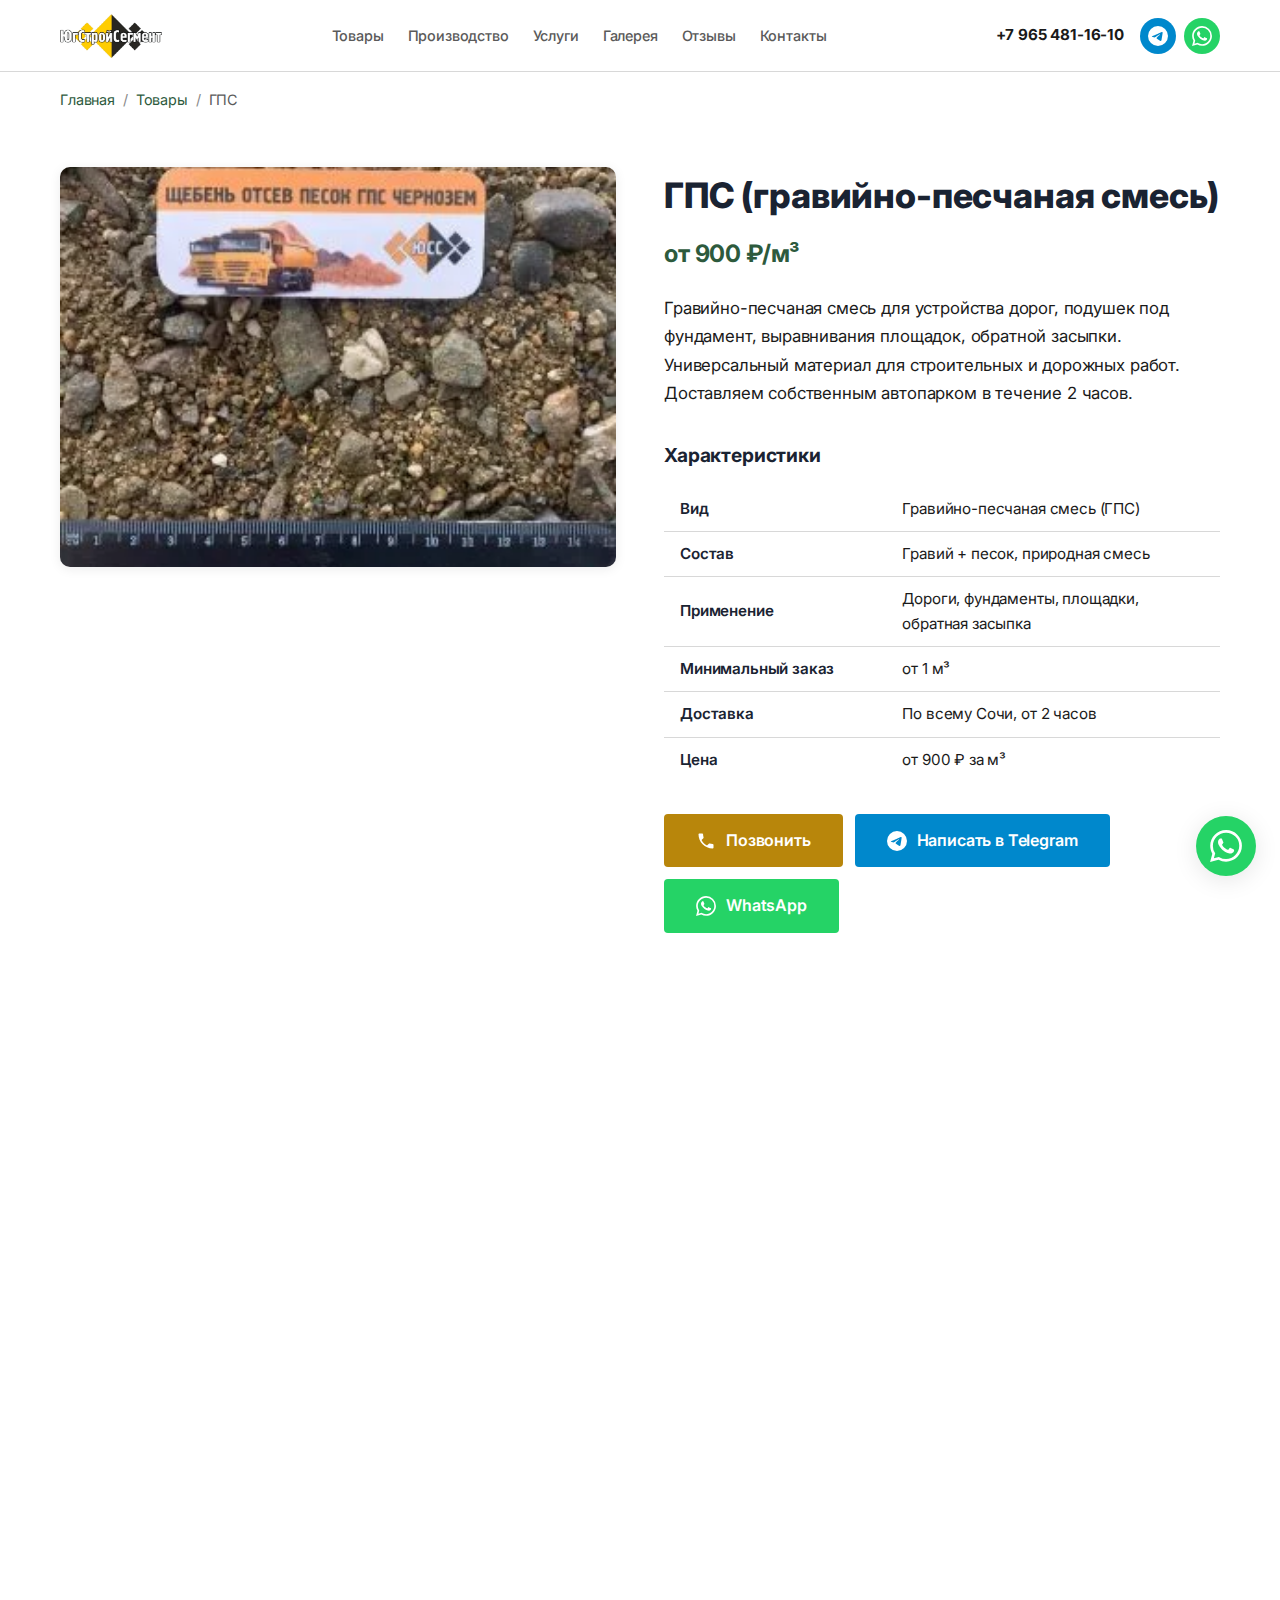
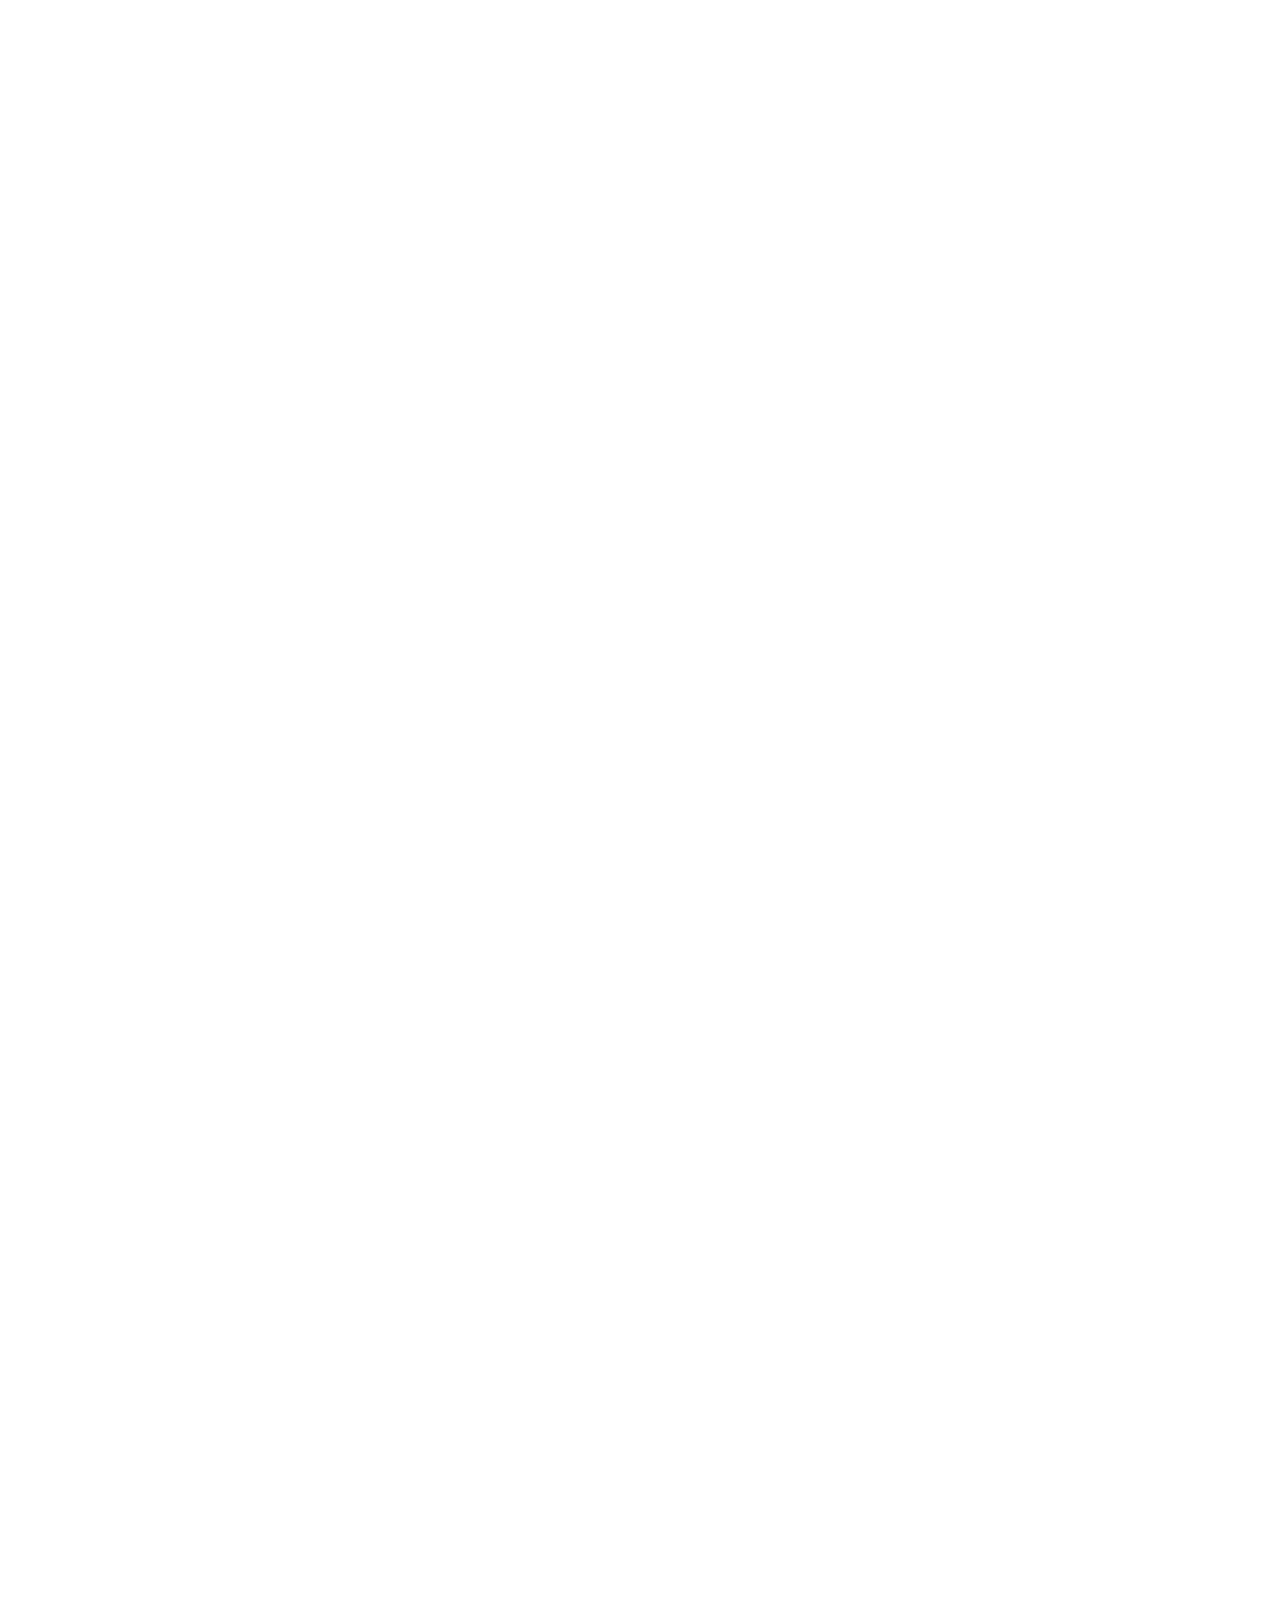
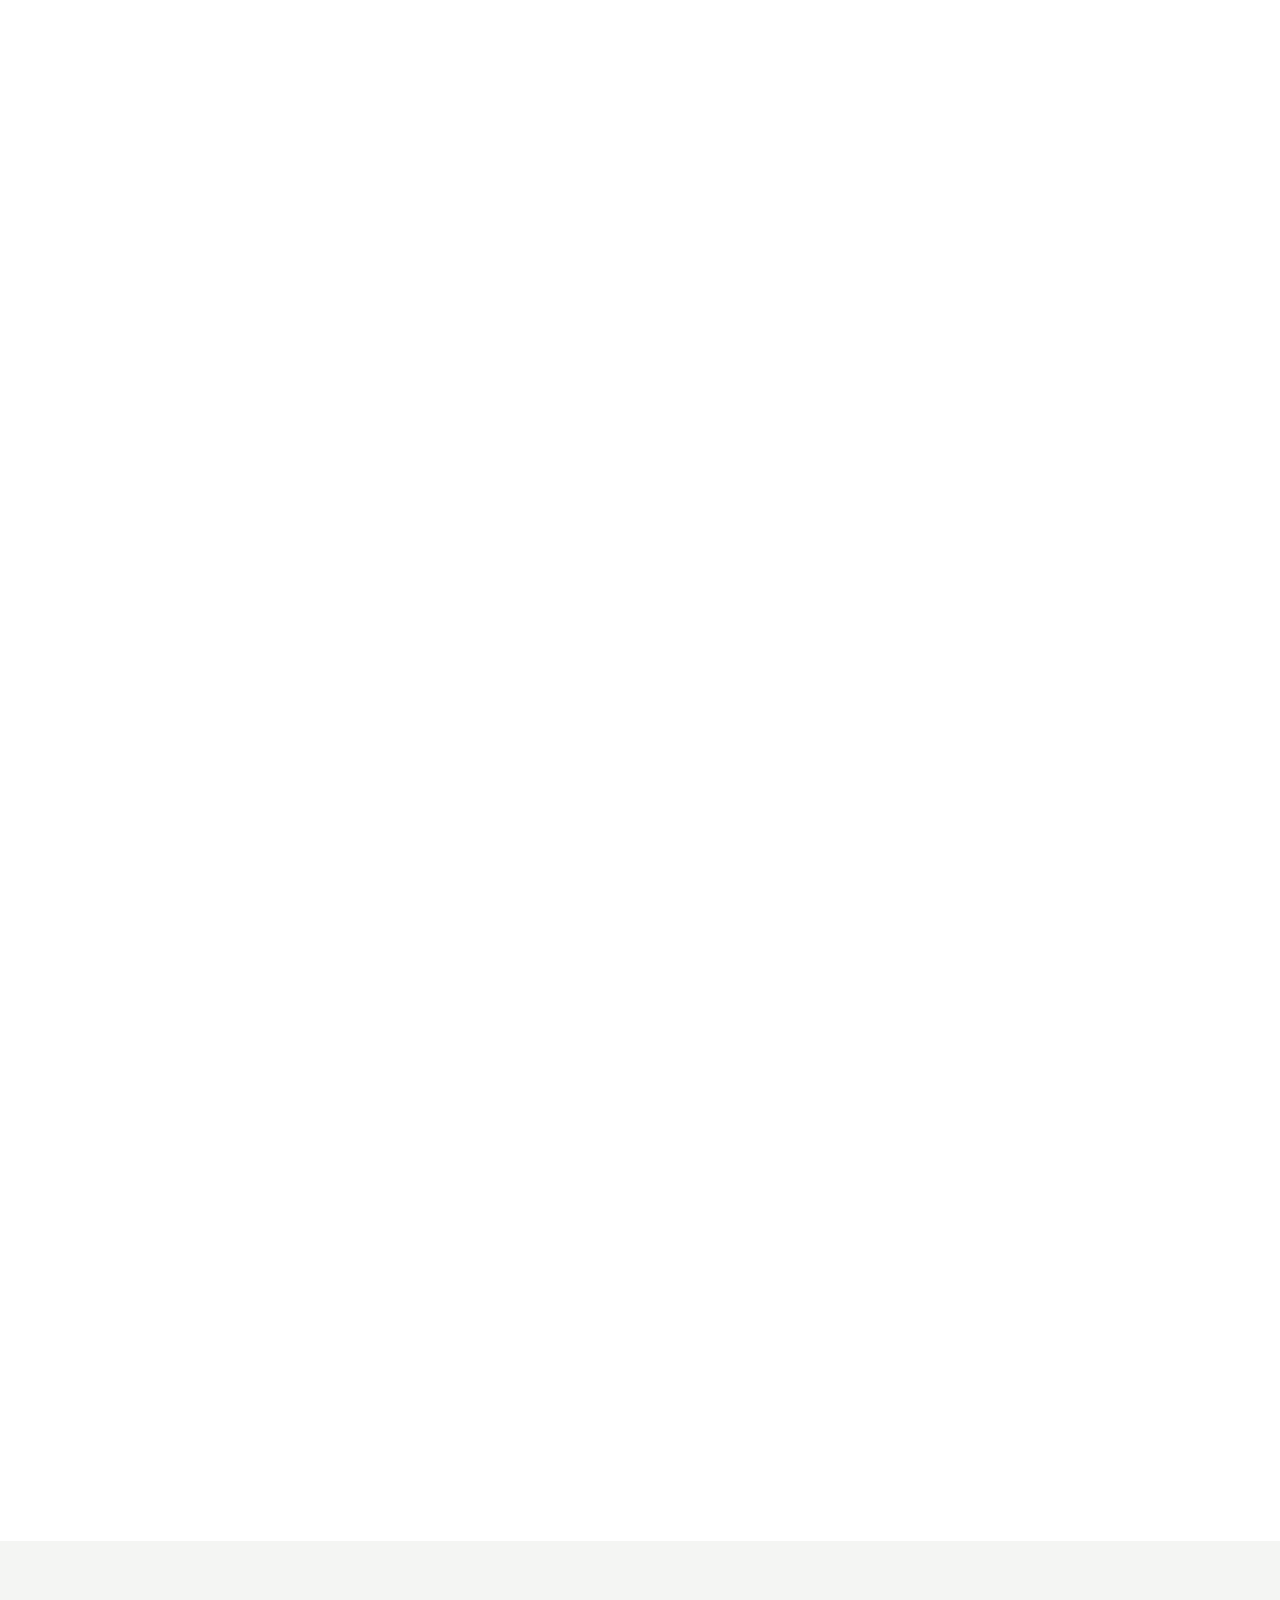
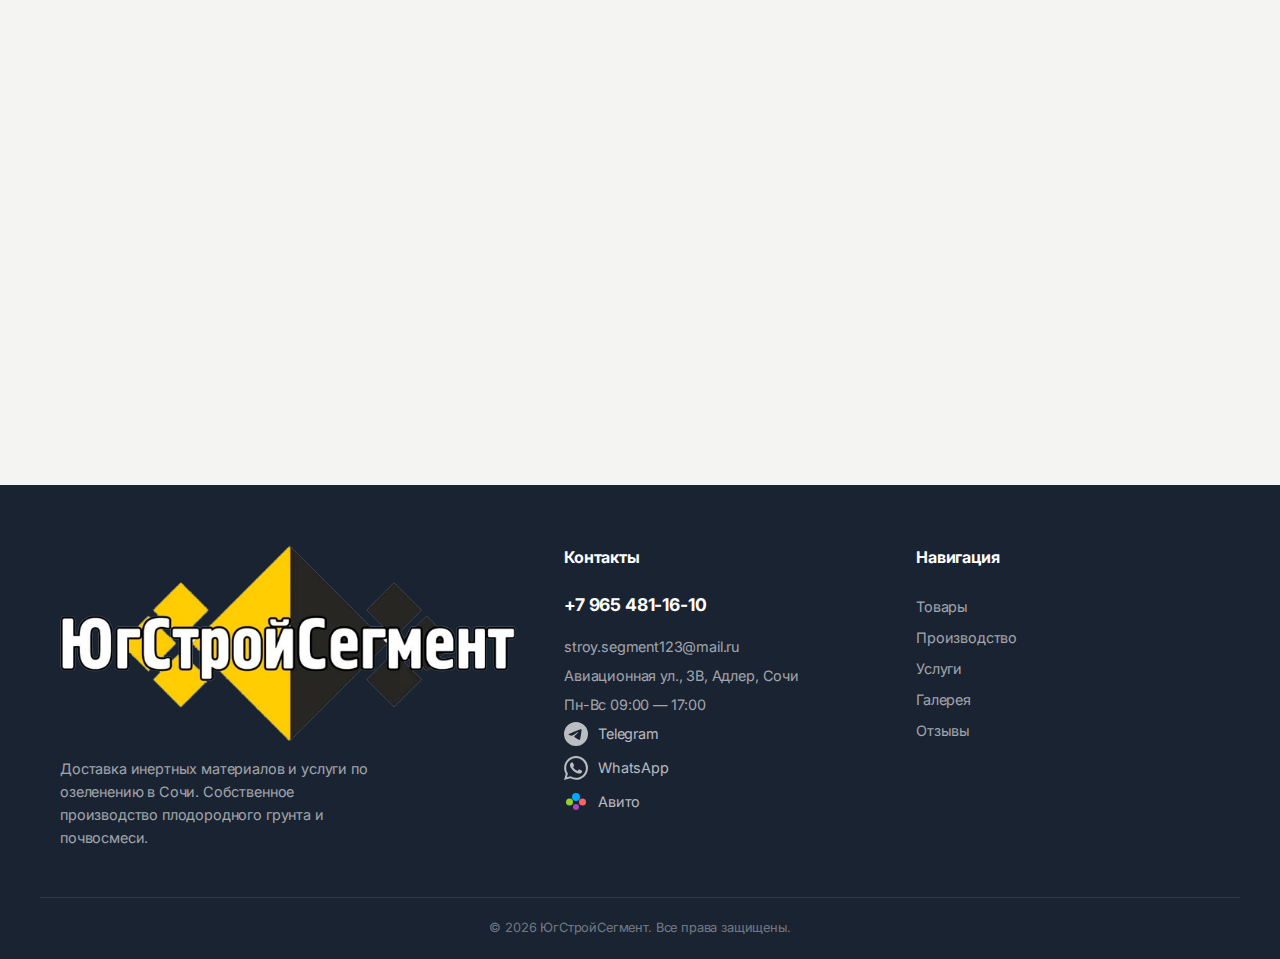
<file: gps.html>
<!DOCTYPE html>
<html lang="ru">
<head>
    <meta charset="UTF-8">
    <meta name="viewport" content="width=device-width, initial-scale=1.0">
    <meta name="description" content="Купить ГПС в Сочи с доставкой от 900 ₽/м³. Гравийно-песчаная смесь для дорог, фундаментов, площадок. Доставка за 2 часа. ЮгСтройСегмент.">
    <meta name="keywords" content="ГПС Сочи, купить ГПС, гравийно-песчаная смесь Сочи, доставка ГПС, ГПС для дорог, ГПС цена Сочи, ГПС Адлер">
    <title>ГПС — купить с доставкой в Сочи | ЮгСтройСегмент</title>
    <link rel="icon" type="image/svg+xml" href="images/favicon.svg">
    <link rel="canonical" href="https://yugstroysegment.com/gps.html">
    <meta name="robots" content="index, follow">
    <meta name="geo.region" content="RU-KDA">
    <meta name="geo.placename" content="Сочи, Адлер">
    <meta property="og:type" content="product">
    <meta property="og:title" content="ГПС — купить с доставкой в Сочи | ЮгСтройСегмент">
    <meta property="og:description" content="Гравийно-песчаная смесь для дорог, фундаментов, площадок. Доставка по Сочи от 900 ₽/м³.">
    <meta property="og:url" content="https://yugstroysegment.com/gps.html">
    <meta property="og:site_name" content="ЮгСтройСегмент">
    <meta property="og:locale" content="ru_RU">
    <meta property="og:image" content="https://yugstroysegment.com/images/products/gps.jpg">
    <link rel="preconnect" href="https://fonts.googleapis.com">
    <link rel="preconnect" href="https://fonts.gstatic.com" crossorigin>
    <link href="https://fonts.googleapis.com/css2?family=Inter:wght@400;500;600;700;800&display=swap" rel="stylesheet">
    <link rel="stylesheet" href="css/style.css">
    <!-- Yandex.Metrika -->
    <script type="text/javascript">
        (function(m,e,t,r,i,k,a){m[i]=m[i]||function(){(m[i].a=m[i].a||[]).push(arguments)};
        m[i].l=1*new Date();
        for(var j=0;j<document.scripts.length;j++){if(document.scripts[j].src===r){return;}}
        k=e.createElement(t),a=e.getElementsByTagName(t)[0],k.async=1,k.src=r,a.parentNode.insertBefore(k,a)})
        (window,document,"script","https://mc.yandex.ru/metrika/tag.js","ym");
        ym(106636251,"init",{clickmap:true,trackLinks:true,accurateTrackBounce:true,webvisor:true});
    </script>
    <noscript><div><img src="https://mc.yandex.ru/watch/106636251" style="position:absolute;left:-9999px;" alt=""/></div></noscript>
</head>
<body>

    <!-- HEADER -->
    <header class="header" id="header">
        <div class="container header__inner">
            <a href="index.html" class="header__logo">
                <picture>
                    <source srcset="images/logo-main-re.webp" type="image/webp">
                    <img src="images/logo-main-re.png" alt="ЮгСтройСегмент" class="header__logo-img">
                </picture>
            </a>
            <nav class="header__nav" id="nav">
                <a href="index.html#products" class="nav__link">Товары</a>
                <a href="index.html#production" class="nav__link">Производство</a>
                <a href="index.html#services" class="nav__link">Услуги</a>
                <a href="index.html#gallery" class="nav__link">Галерея</a>
                <a href="index.html#reviews" class="nav__link">Отзывы</a>
                <a href="index.html#contacts" class="nav__link">Контакты</a>
            </nav>
            <div class="header__contacts">
                <a href="tel:+79654811610" class="header__phone">+7 965 481-16-10</a>
                <div class="header__messengers">
                    <a href="https://t.me/yugstroysegment" target="_blank" rel="noopener" class="messenger-icon messenger-icon--tg" aria-label="Telegram">
                        <svg viewBox="0 0 24 24" fill="currentColor"><path d="M11.944 0A12 12 0 000 12a12 12 0 0012 12 12 12 0 0012-12A12 12 0 0012 0a12 12 0 00-.056 0zm4.962 7.224c.1-.002.321.023.465.14a.506.506 0 01.171.325c.016.093.036.306.02.472-.18 1.898-.962 6.502-1.36 8.627-.168.9-.499 1.201-.82 1.23-.696.065-1.225-.46-1.9-.902-1.056-.693-1.653-1.124-2.678-1.8-1.185-.78-.417-1.21.258-1.91.177-.184 3.247-2.977 3.307-3.23.007-.032.014-.15-.056-.212s-.174-.041-.249-.024c-.106.024-1.793 1.14-5.061 3.345-.479.33-.913.49-1.302.48-.428-.008-1.252-.241-1.865-.44-.752-.245-1.349-.374-1.297-.789.027-.216.325-.437.893-.663 3.498-1.524 5.83-2.529 6.998-3.014 3.332-1.386 4.025-1.627 4.476-1.635z"/></svg>
                    </a>
                    <a href="https://wa.me/79654811610" target="_blank" rel="noopener" class="messenger-icon messenger-icon--wa" aria-label="WhatsApp">
                        <svg viewBox="0 0 24 24" fill="currentColor"><path d="M17.472 14.382c-.297-.149-1.758-.867-2.03-.967-.273-.099-.471-.148-.67.15-.197.297-.767.966-.94 1.164-.173.199-.347.223-.644.075-.297-.15-1.255-.463-2.39-1.475-.883-.788-1.48-1.761-1.653-2.059-.173-.297-.018-.458.13-.606.134-.133.298-.347.446-.52.149-.174.198-.298.298-.497.099-.198.05-.371-.025-.52-.075-.149-.669-1.612-.916-2.207-.242-.579-.487-.5-.669-.51-.173-.008-.371-.01-.57-.01-.198 0-.52.074-.792.372-.272.297-1.04 1.016-1.04 2.479 0 1.462 1.065 2.875 1.213 3.074.149.198 2.096 3.2 5.077 4.487.709.306 1.262.489 1.694.625.712.227 1.36.195 1.871.118.571-.085 1.758-.719 2.006-1.413.248-.694.248-1.289.173-1.413-.074-.124-.272-.198-.57-.347m-5.421 7.403h-.004a9.87 9.87 0 01-5.031-1.378l-.361-.214-3.741.982.998-3.648-.235-.374a9.86 9.86 0 01-1.51-5.26c.001-5.45 4.436-9.884 9.888-9.884 2.64 0 5.122 1.03 6.988 2.898a9.825 9.825 0 012.893 6.994c-.003 5.45-4.437 9.884-9.885 9.884m8.413-18.297A11.815 11.815 0 0012.05 0C5.495 0 .16 5.335.157 11.892c0 2.096.547 4.142 1.588 5.945L.057 24l6.305-1.654a11.882 11.882 0 005.683 1.448h.005c6.554 0 11.89-5.335 11.893-11.893a11.821 11.821 0 00-3.48-8.413z"/></svg>
                    </a>
                </div>
            </div>
            <button class="header__burger" id="burger" aria-label="Меню">
                <span></span>
                <span></span>
                <span></span>
            </button>
        </div>
    </header>

    <!-- BREADCRUMBS -->
    <nav class="breadcrumbs">
        <div class="container">
            <a href="index.html">Главная</a>
            <span class="breadcrumbs__separator">/</span>
            <a href="index.html#products">Товары</a>
            <span class="breadcrumbs__separator">/</span>
            <span>ГПС</span>
        </div>
    </nav>

    <!-- PRODUCT PAGE -->
    <section class="product-page">
        <div class="container product-page__inner">
            <div class="product-page__image">
                <picture>
                    <source srcset="images/products/gps.webp" type="image/webp">
                    <img src="images/products/gps.jpg" alt="ГПС — купить в Сочи с доставкой">
                </picture>
            </div>
            <div class="product-page__info">
                <h1>ГПС (гравийно-песчаная смесь)</h1>
                <p class="product-page__price">от 900 ₽/м³</p>
                <p class="product-page__desc">Гравийно-песчаная смесь для устройства дорог, подушек под фундамент, выравнивания площадок, обратной засыпки. Универсальный материал для строительных и дорожных работ. Доставляем собственным автопарком в течение 2 часов.</p>

                <div class="product-page__specs">
                    <h2>Характеристики</h2>
                    <table>
                        <tr><td>Вид</td><td>Гравийно-песчаная смесь (ГПС)</td></tr>
                        <tr><td>Состав</td><td>Гравий + песок, природная смесь</td></tr>
                        <tr><td>Применение</td><td>Дороги, фундаменты, площадки, обратная засыпка</td></tr>
                        <tr><td>Минимальный заказ</td><td>от 1 м³</td></tr>
                        <tr><td>Доставка</td><td>По всему Сочи, от 2 часов</td></tr>
                        <tr><td>Цена</td><td>от 900 ₽ за м³</td></tr>
                    </table>
                </div>

                <div class="product-page__actions">
                    <a href="tel:+79654811610" class="btn btn--primary">
                        <svg viewBox="0 0 24 24" fill="currentColor" width="20" height="20"><path d="M6.62 10.79c1.44 2.83 3.76 5.14 6.59 6.59l2.2-2.2c.27-.27.67-.36 1.02-.24 1.12.37 2.33.57 3.57.57.55 0 1 .45 1 1V20c0 .55-.45 1-1 1-9.39 0-17-7.61-17-17 0-.55.45-1 1-1h3.5c.55 0 1 .45 1 1 0 1.25.2 2.45.57 3.57.11.35.03.74-.25 1.02l-2.2 2.2z"/></svg>
                        Позвонить
                    </a>
                    <a href="https://t.me/yugstroysegment" target="_blank" rel="noopener" class="btn btn--telegram">
                        <svg viewBox="0 0 24 24" fill="currentColor" width="20" height="20"><path d="M11.944 0A12 12 0 000 12a12 12 0 0012 12 12 12 0 0012-12A12 12 0 0012 0a12 12 0 00-.056 0zm4.962 7.224c.1-.002.321.023.465.14a.506.506 0 01.171.325c.016.093.036.306.02.472-.18 1.898-.962 6.502-1.36 8.627-.168.9-.499 1.201-.82 1.23-.696.065-1.225-.46-1.9-.902-1.056-.693-1.653-1.124-2.678-1.8-1.185-.78-.417-1.21.258-1.91.177-.184 3.247-2.977 3.307-3.23.007-.032.014-.15-.056-.212s-.174-.041-.249-.024c-.106.024-1.793 1.14-5.061 3.345-.479.33-.913.49-1.302.48-.428-.008-1.252-.241-1.865-.44-.752-.245-1.349-.374-1.297-.789.027-.216.325-.437.893-.663 3.498-1.524 5.83-2.529 6.998-3.014 3.332-1.386 4.025-1.627 4.476-1.635z"/></svg>
                        Написать в Telegram
                    </a>
                    <a href="https://wa.me/79654811610?text=%D0%97%D0%B4%D1%80%D0%B0%D0%B2%D1%81%D1%82%D0%B2%D1%83%D0%B9%D1%82%D0%B5!%20%D0%98%D0%BD%D1%82%D0%B5%D1%80%D0%B5%D1%81%D1%83%D0%B5%D1%82%20%D0%93%D0%9F%D0%A1." target="_blank" rel="noopener" class="btn btn--whatsapp">
                        <svg viewBox="0 0 24 24" fill="currentColor" width="20" height="20"><path d="M17.472 14.382c-.297-.149-1.758-.867-2.03-.967-.273-.099-.471-.148-.67.15-.197.297-.767.966-.94 1.164-.173.199-.347.223-.644.075-.297-.15-1.255-.463-2.39-1.475-.883-.788-1.48-1.761-1.653-2.059-.173-.297-.018-.458.13-.606.134-.133.298-.347.446-.52.149-.174.198-.298.298-.497.099-.198.05-.371-.025-.52-.075-.149-.669-1.612-.916-2.207-.242-.579-.487-.5-.669-.51-.173-.008-.371-.01-.57-.01-.198 0-.52.074-.792.372-.272.297-1.04 1.016-1.04 2.479 0 1.462 1.065 2.875 1.213 3.074.149.198 2.096 3.2 5.077 4.487.709.306 1.262.489 1.694.625.712.227 1.36.195 1.871.118.571-.085 1.758-.719 2.006-1.413.248-.694.248-1.289.173-1.413-.074-.124-.272-.198-.57-.347m-5.421 7.403h-.004a9.87 9.87 0 01-5.031-1.378l-.361-.214-3.741.982.998-3.648-.235-.374a9.86 9.86 0 01-1.51-5.26c.001-5.45 4.436-9.884 9.888-9.884 2.64 0 5.122 1.03 6.988 2.898a9.825 9.825 0 012.893 6.994c-.003 5.45-4.437 9.884-9.885 9.884m8.413-18.297A11.815 11.815 0 0012.05 0C5.495 0 .16 5.335.157 11.892c0 2.096.547 4.142 1.588 5.945L.057 24l6.305-1.654a11.882 11.882 0 005.683 1.448h.005c6.554 0 11.89-5.335 11.893-11.893a11.821 11.821 0 00-3.48-8.413z"/></svg>
                        WhatsApp
                    </a>
                </div>
            </div>
        </div>
    </section>

    <!-- PRODUCT GALLERY -->
    <section class="product-gallery">
        <div class="container">
            <h2 class="section-title">Виды ГПС</h2>
            <div class="product-gallery__grid">
                <div class="product-gallery__item">
                    <picture><source srcset="images/Материалы/Гпс гравийный 0-20мм М1000.webp" type="image/webp"><img src="images/Материалы/Гпс гравийный 0-20мм М1000.jpg" alt="ГПС гравийный 0-20 мм М1000" loading="lazy"></picture>
                    <p class="product-gallery__caption">Гравийный 0-20 мм, М1000</p>
                </div>
                <div class="product-gallery__item">
                    <picture><source srcset="images/Материалы/гпс гравийный мытый 0-20мм М1000.webp" type="image/webp"><img src="images/Материалы/гпс гравийный мытый 0-20мм М1000.jpg" alt="ГПС гравийный мытый 0-20 мм М1000" loading="lazy"></picture>
                    <p class="product-gallery__caption">Гравийный мытый 0-20 мм, М1000</p>
                </div>
                <div class="product-gallery__item">
                    <picture><source srcset="images/Материалы/Гпс с желтым песком (гост) фр0-20мм М1200.webp" type="image/webp"><img src="images/Материалы/Гпс с желтым песком (гост) фр0-20мм М1200.jpg" alt="ГПС с жёлтым песком (ГОСТ) 0-20 мм М1200" loading="lazy"></picture>
                    <p class="product-gallery__caption">С жёлтым песком (ГОСТ) 0-20 мм, М1200</p>
                </div>
            </div>
        </div>
    </section>

    <!-- RELATED PRODUCTS -->
    <section class="related-products">
        <div class="container">
            <h2 class="section-title">Другие материалы</h2>
            <div class="related-products__grid">
                <a href="scheben.html" class="product-card">
                    <div class="product-card__img"><picture><source srcset="images/products/scheben.webp" type="image/webp"><img src="images/products/scheben.jpg" alt="Щебень" loading="lazy"></picture></div>
                    <div class="product-card__body">
                        <h3 class="product-card__title">Щебень</h3>
                        <p class="product-card__price">от 900 ₽/т</p>
                    </div>
                </a>
                <a href="pesok.html" class="product-card">
                    <div class="product-card__img"><picture><source srcset="images/products/pesok.webp" type="image/webp"><img src="images/products/pesok.jpg" alt="Песок" loading="lazy"></picture></div>
                    <div class="product-card__body">
                        <h3 class="product-card__title">Песок</h3>
                        <p class="product-card__price">от 600 ₽/т</p>
                    </div>
                </a>
                <a href="otsev.html" class="product-card">
                    <div class="product-card__img"><picture><source srcset="images/products/otsev.webp" type="image/webp"><img src="images/products/otsev.jpg" alt="Отсев" loading="lazy"></picture></div>
                    <div class="product-card__body">
                        <h3 class="product-card__title">Отсев</h3>
                        <p class="product-card__price">от 600 ₽/т</p>
                    </div>
                </a>
                <a href="galka.html" class="product-card">
                    <div class="product-card__img"><picture><source srcset="images/Галька.webp" type="image/webp"><img src="images/Галька.jpg" alt="Галька" loading="lazy"></picture></div>
                    <div class="product-card__body">
                        <h3 class="product-card__title">Галька</h3>
                        <p class="product-card__price">от 1 000 ₽/м³</p>
                    </div>
                </a>
            </div>
        </div>
    </section>

    <!-- FOOTER -->
    <footer class="footer" id="contacts">
        <div class="container footer__inner">
            <div class="footer__brand">
                <picture>
                    <source srcset="images/logo-main-re.webp" type="image/webp">
                    <img src="images/logo-main-re.png" alt="ЮгСтройСегмент" class="footer__logo">
                </picture>
                <p class="footer__desc">Доставка инертных материалов и услуги по озеленению в Сочи. Собственное производство плодородного грунта и почвосмеси.</p>
            </div>
            <div class="footer__contacts">
                <h3 class="footer__heading">Контакты</h3>
                <a href="tel:+79654811610" class="footer__phone">+7 965 481-16-10</a>
                <p class="footer__email">stroy.segment123@mail.ru</p>
                <p class="footer__address">Авиационная ул., 3В, Адлер, Сочи</p>
                <p class="footer__hours">Пн-Вс 09:00 — 17:00</p>
                <div class="footer__messengers">
                    <a href="https://t.me/yugstroysegment" target="_blank" rel="noopener" class="footer__messenger">
                        <svg viewBox="0 0 24 24" fill="currentColor" width="24" height="24"><path d="M11.944 0A12 12 0 000 12a12 12 0 0012 12 12 12 0 0012-12A12 12 0 0012 0a12 12 0 00-.056 0zm4.962 7.224c.1-.002.321.023.465.14a.506.506 0 01.171.325c.016.093.036.306.02.472-.18 1.898-.962 6.502-1.36 8.627-.168.9-.499 1.201-.82 1.23-.696.065-1.225-.46-1.9-.902-1.056-.693-1.653-1.124-2.678-1.8-1.185-.78-.417-1.21.258-1.91.177-.184 3.247-2.977 3.307-3.23.007-.032.014-.15-.056-.212s-.174-.041-.249-.024c-.106.024-1.793 1.14-5.061 3.345-.479.33-.913.49-1.302.48-.428-.008-1.252-.241-1.865-.44-.752-.245-1.349-.374-1.297-.789.027-.216.325-.437.893-.663 3.498-1.524 5.83-2.529 6.998-3.014 3.332-1.386 4.025-1.627 4.476-1.635z"/></svg>
                        Telegram
                    </a>
                    <a href="https://wa.me/79654811610" target="_blank" rel="noopener" class="footer__messenger">
                        <svg viewBox="0 0 24 24" fill="currentColor" width="24" height="24"><path d="M17.472 14.382c-.297-.149-1.758-.867-2.03-.967-.273-.099-.471-.148-.67.15-.197.297-.767.966-.94 1.164-.173.199-.347.223-.644.075-.297-.15-1.255-.463-2.39-1.475-.883-.788-1.48-1.761-1.653-2.059-.173-.297-.018-.458.13-.606.134-.133.298-.347.446-.52.149-.174.198-.298.298-.497.099-.198.05-.371-.025-.52-.075-.149-.669-1.612-.916-2.207-.242-.579-.487-.5-.669-.51-.173-.008-.371-.01-.57-.01-.198 0-.52.074-.792.372-.272.297-1.04 1.016-1.04 2.479 0 1.462 1.065 2.875 1.213 3.074.149.198 2.096 3.2 5.077 4.487.709.306 1.262.489 1.694.625.712.227 1.36.195 1.871.118.571-.085 1.758-.719 2.006-1.413.248-.694.248-1.289.173-1.413-.074-.124-.272-.198-.57-.347m-5.421 7.403h-.004a9.87 9.87 0 01-5.031-1.378l-.361-.214-3.741.982.998-3.648-.235-.374a9.86 9.86 0 01-1.51-5.26c.001-5.45 4.436-9.884 9.888-9.884 2.64 0 5.122 1.03 6.988 2.898a9.825 9.825 0 012.893 6.994c-.003 5.45-4.437 9.884-9.885 9.884m8.413-18.297A11.815 11.815 0 0012.05 0C5.495 0 .16 5.335.157 11.892c0 2.096.547 4.142 1.588 5.945L.057 24l6.305-1.654a11.882 11.882 0 005.683 1.448h.005c6.554 0 11.89-5.335 11.893-11.893a11.821 11.821 0 00-3.48-8.413z"/></svg>
                        WhatsApp
                    </a>
                    <a href="https://www.avito.ru/user/7773c42130274d512b81e7b8ccc0af90/profile" target="_blank" rel="noopener" class="footer__messenger">
                        <svg viewBox="0 0 24 24" width="24" height="24" fill="none"><circle cx="5.5" cy="12" r="3.5" fill="#97CF26"/><circle cx="12" cy="7" r="4" fill="#00AAFF"/><circle cx="18.5" cy="12" r="3.5" fill="#FF6163"/><circle cx="12" cy="17" r="3" fill="#AB47BC"/></svg>
                        Авито
                    </a>
                </div>
            </div>
            <div class="footer__nav">
                <h3 class="footer__heading">Навигация</h3>
                <a href="index.html#products" class="footer__link">Товары</a>
                <a href="index.html#production" class="footer__link">Производство</a>
                <a href="index.html#services" class="footer__link">Услуги</a>
                <a href="index.html#gallery" class="footer__link">Галерея</a>
                <a href="index.html#reviews" class="footer__link">Отзывы</a>
            </div>
        </div>
        <div class="footer__bottom">
            <div class="container">
                <p>&copy; 2026 ЮгСтройСегмент. Все права защищены.</p>
            </div>
        </div>
    </footer>

    <!-- FLOATING WHATSAPP BUTTON -->
    <a href="https://wa.me/79654811610?text=%D0%97%D0%B4%D1%80%D0%B0%D0%B2%D1%81%D1%82%D0%B2%D1%83%D0%B9%D1%82%D0%B5!" target="_blank" rel="noopener" class="floating-wa" aria-label="Написать в WhatsApp">
        <svg viewBox="0 0 24 24" fill="currentColor"><path d="M17.472 14.382c-.297-.149-1.758-.867-2.03-.967-.273-.099-.471-.148-.67.15-.197.297-.767.966-.94 1.164-.173.199-.347.223-.644.075-.297-.15-1.255-.463-2.39-1.475-.883-.788-1.48-1.761-1.653-2.059-.173-.297-.018-.458.13-.606.134-.133.298-.347.446-.52.149-.174.198-.298.298-.497.099-.198.05-.371-.025-.52-.075-.149-.669-1.612-.916-2.207-.242-.579-.487-.5-.669-.51-.173-.008-.371-.01-.57-.01-.198 0-.52.074-.792.372-.272.297-1.04 1.016-1.04 2.479 0 1.462 1.065 2.875 1.213 3.074.149.198 2.096 3.2 5.077 4.487.709.306 1.262.489 1.694.625.712.227 1.36.195 1.871.118.571-.085 1.758-.719 2.006-1.413.248-.694.248-1.289.173-1.413-.074-.124-.272-.198-.57-.347m-5.421 7.403h-.004a9.87 9.87 0 01-5.031-1.378l-.361-.214-3.741.982.998-3.648-.235-.374a9.86 9.86 0 01-1.51-5.26c.001-5.45 4.436-9.884 9.888-9.884 2.64 0 5.122 1.03 6.988 2.898a9.825 9.825 0 012.893 6.994c-.003 5.45-4.437 9.884-9.885 9.884m8.413-18.297A11.815 11.815 0 0012.05 0C5.495 0 .16 5.335.157 11.892c0 2.096.547 4.142 1.588 5.945L.057 24l6.305-1.654a11.882 11.882 0 005.683 1.448h.005c6.554 0 11.89-5.335 11.893-11.893a11.821 11.821 0 00-3.48-8.413z"/></svg>
    </a>

    <!-- LIGHTBOX -->
    <div class="lightbox" id="lightbox">
        <button class="lightbox__close" id="lightboxClose">&times;</button>
        <button class="lightbox__nav lightbox__nav--prev" id="lightboxPrev">&#10094;</button>
        <button class="lightbox__nav lightbox__nav--next" id="lightboxNext">&#10095;</button>
        <div class="lightbox__content" id="lightboxContent"></div>
    </div>

    <!-- JSON-LD BreadcrumbList -->
    <script type="application/ld+json">
    {
        "@context": "https://schema.org",
        "@type": "BreadcrumbList",
        "itemListElement": [
            {"@type": "ListItem", "position": 1, "name": "Главная", "item": "https://yugstroysegment.com/"},
            {"@type": "ListItem", "position": 2, "name": "Товары", "item": "https://yugstroysegment.com/#products"},
            {"@type": "ListItem", "position": 3, "name": "ГПС"}
        ]
    }
    </script>

    <!-- JSON-LD Product -->
    <script type="application/ld+json">
    {
        "@context": "https://schema.org",
        "@type": "Product",
        "name": "ГПС (гравийно-песчаная смесь)",
        "description": "Гравийно-песчаная смесь для дорог, фундаментов, площадок, обратной засыпки. Доставка по Сочи.",
        "image": "https://yugstroysegment.com/images/products/gps.jpg",
        "brand": {"@type": "Brand", "name": "ЮгСтройСегмент"},
        "offers": {
            "@type": "Offer",
            "price": "900",
            "priceCurrency": "RUB",
            "unitText": "м³",
            "availability": "https://schema.org/InStock",
            "seller": {
                "@type": "LocalBusiness",
                "name": "ЮгСтройСегмент",
                "telephone": "+7-965-481-16-10",
                "address": {"@type": "PostalAddress", "addressLocality": "Сочи", "addressRegion": "Краснодарский край", "addressCountry": "RU"}
            }
        }
    }
    </script>
    <script src="js/main.js"></script>
</body>
</html>
</file>
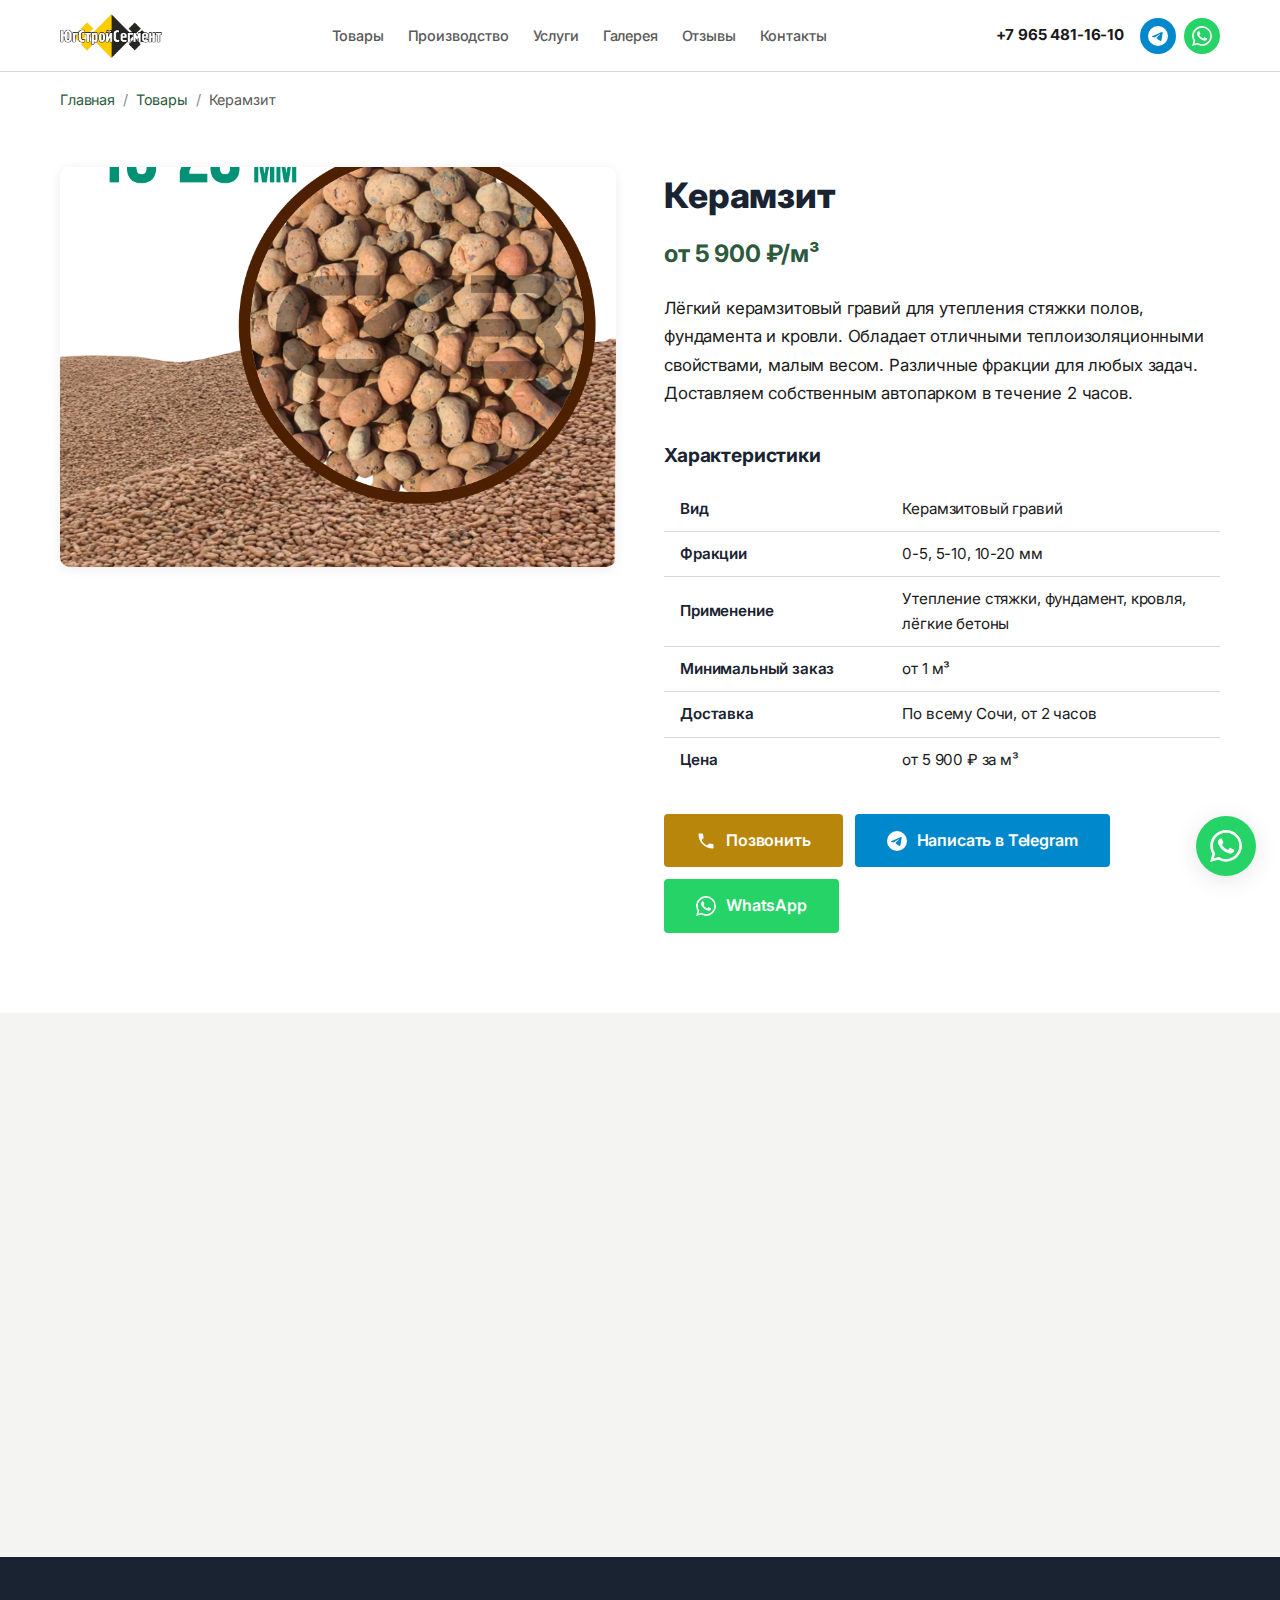
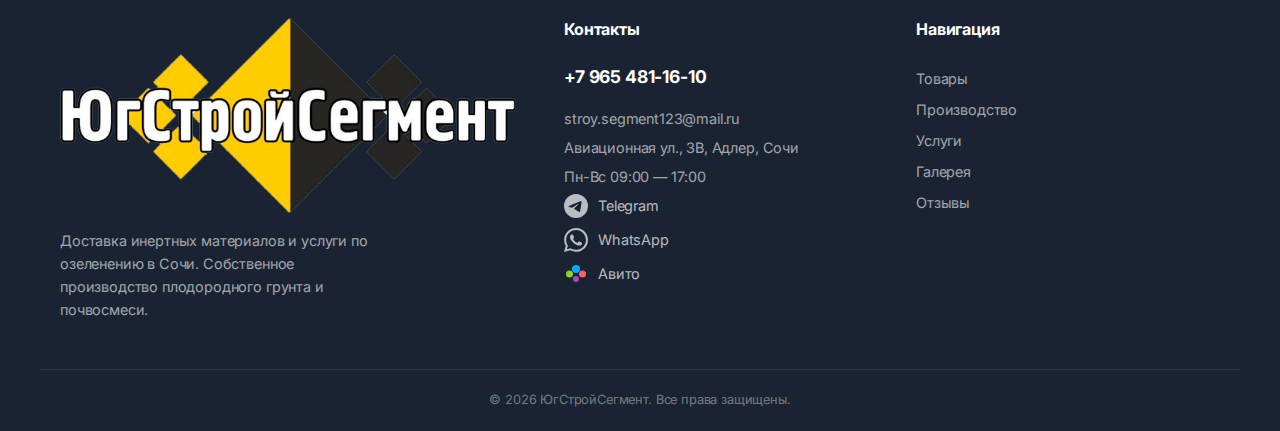
<file: keramzit.html>
<!DOCTYPE html>
<html lang="ru">
<head>
    <meta charset="UTF-8">
    <meta name="viewport" content="width=device-width, initial-scale=1.0">
    <meta name="description" content="Купить керамзит в Сочи с доставкой от 5 900 ₽/м³. Лёгкий керамзитовый гравий для утепления стяжки, фундамента, кровли. Доставка за 2 часа. ЮгСтройСегмент.">
    <meta name="keywords" content="керамзит Сочи, купить керамзит, доставка керамзита Сочи, керамзит для стяжки, керамзит утеплитель, керамзит цена Сочи, керамзит Адлер">
    <title>Керамзит — купить с доставкой в Сочи | ЮгСтройСегмент</title>
    <link rel="icon" type="image/svg+xml" href="images/favicon.svg">
    <link rel="canonical" href="https://yugstroysegment.com/keramzit.html">
    <meta name="robots" content="index, follow">
    <meta name="geo.region" content="RU-KDA">
    <meta name="geo.placename" content="Сочи, Адлер">
    <meta property="og:type" content="product">
    <meta property="og:title" content="Керамзит — купить с доставкой в Сочи | ЮгСтройСегмент">
    <meta property="og:description" content="Лёгкий керамзитовый гравий для утепления стяжки, фундамента, кровли. Доставка по Сочи от 5 900 ₽/м³.">
    <meta property="og:url" content="https://yugstroysegment.com/keramzit.html">
    <meta property="og:site_name" content="ЮгСтройСегмент">
    <meta property="og:locale" content="ru_RU">
    <meta property="og:image" content="https://yugstroysegment.com/images/products/keramzit.jpg">
    <link rel="preconnect" href="https://fonts.googleapis.com">
    <link rel="preconnect" href="https://fonts.gstatic.com" crossorigin>
    <link href="https://fonts.googleapis.com/css2?family=Inter:wght@400;500;600;700;800&display=swap" rel="stylesheet">
    <link rel="stylesheet" href="css/style.css">
</head>
<body>

    <!-- HEADER -->
    <header class="header" id="header">
        <div class="container header__inner">
            <a href="index.html" class="header__logo">
                <img src="images/logo-main-re.png" alt="ЮгСтройСегмент" class="header__logo-img">
            </a>
            <nav class="header__nav" id="nav">
                <a href="index.html#products" class="nav__link">Товары</a>
                <a href="index.html#production" class="nav__link">Производство</a>
                <a href="index.html#services" class="nav__link">Услуги</a>
                <a href="index.html#gallery" class="nav__link">Галерея</a>
                <a href="index.html#reviews" class="nav__link">Отзывы</a>
                <a href="index.html#contacts" class="nav__link">Контакты</a>
            </nav>
            <div class="header__contacts">
                <a href="tel:+79654811610" class="header__phone">+7 965 481-16-10</a>
                <div class="header__messengers">
                    <a href="https://t.me/yugstroysegment" target="_blank" rel="noopener" class="messenger-icon messenger-icon--tg" aria-label="Telegram">
                        <svg viewBox="0 0 24 24" fill="currentColor"><path d="M11.944 0A12 12 0 000 12a12 12 0 0012 12 12 12 0 0012-12A12 12 0 0012 0a12 12 0 00-.056 0zm4.962 7.224c.1-.002.321.023.465.14a.506.506 0 01.171.325c.016.093.036.306.02.472-.18 1.898-.962 6.502-1.36 8.627-.168.9-.499 1.201-.82 1.23-.696.065-1.225-.46-1.9-.902-1.056-.693-1.653-1.124-2.678-1.8-1.185-.78-.417-1.21.258-1.91.177-.184 3.247-2.977 3.307-3.23.007-.032.014-.15-.056-.212s-.174-.041-.249-.024c-.106.024-1.793 1.14-5.061 3.345-.479.33-.913.49-1.302.48-.428-.008-1.252-.241-1.865-.44-.752-.245-1.349-.374-1.297-.789.027-.216.325-.437.893-.663 3.498-1.524 5.83-2.529 6.998-3.014 3.332-1.386 4.025-1.627 4.476-1.635z"/></svg>
                    </a>
                    <a href="https://wa.me/79654811610" target="_blank" rel="noopener" class="messenger-icon messenger-icon--wa" aria-label="WhatsApp">
                        <svg viewBox="0 0 24 24" fill="currentColor"><path d="M17.472 14.382c-.297-.149-1.758-.867-2.03-.967-.273-.099-.471-.148-.67.15-.197.297-.767.966-.94 1.164-.173.199-.347.223-.644.075-.297-.15-1.255-.463-2.39-1.475-.883-.788-1.48-1.761-1.653-2.059-.173-.297-.018-.458.13-.606.134-.133.298-.347.446-.52.149-.174.198-.298.298-.497.099-.198.05-.371-.025-.52-.075-.149-.669-1.612-.916-2.207-.242-.579-.487-.5-.669-.51-.173-.008-.371-.01-.57-.01-.198 0-.52.074-.792.372-.272.297-1.04 1.016-1.04 2.479 0 1.462 1.065 2.875 1.213 3.074.149.198 2.096 3.2 5.077 4.487.709.306 1.262.489 1.694.625.712.227 1.36.195 1.871.118.571-.085 1.758-.719 2.006-1.413.248-.694.248-1.289.173-1.413-.074-.124-.272-.198-.57-.347m-5.421 7.403h-.004a9.87 9.87 0 01-5.031-1.378l-.361-.214-3.741.982.998-3.648-.235-.374a9.86 9.86 0 01-1.51-5.26c.001-5.45 4.436-9.884 9.888-9.884 2.64 0 5.122 1.03 6.988 2.898a9.825 9.825 0 012.893 6.994c-.003 5.45-4.437 9.884-9.885 9.884m8.413-18.297A11.815 11.815 0 0012.05 0C5.495 0 .16 5.335.157 11.892c0 2.096.547 4.142 1.588 5.945L.057 24l6.305-1.654a11.882 11.882 0 005.683 1.448h.005c6.554 0 11.89-5.335 11.893-11.893a11.821 11.821 0 00-3.48-8.413z"/></svg>
                    </a>
                </div>
            </div>
            <button class="header__burger" id="burger" aria-label="Меню">
                <span></span>
                <span></span>
                <span></span>
            </button>
        </div>
    </header>

    <!-- BREADCRUMBS -->
    <nav class="breadcrumbs">
        <div class="container">
            <a href="index.html">Главная</a>
            <span class="breadcrumbs__separator">/</span>
            <a href="index.html#products">Товары</a>
            <span class="breadcrumbs__separator">/</span>
            <span>Керамзит</span>
        </div>
    </nav>

    <!-- PRODUCT PAGE -->
    <section class="product-page">
        <div class="container product-page__inner">
            <div class="product-page__image">
                <img src="images/products/keramzit.jpg" alt="Керамзит — купить в Сочи с доставкой">
            </div>
            <div class="product-page__info">
                <h1>Керамзит</h1>
                <p class="product-page__price">от 5 900 ₽/м³</p>
                <p class="product-page__desc">Лёгкий керамзитовый гравий для утепления стяжки полов, фундамента и кровли. Обладает отличными теплоизоляционными свойствами, малым весом. Различные фракции для любых задач. Доставляем собственным автопарком в течение 2 часов.</p>

                <div class="product-page__specs">
                    <h2>Характеристики</h2>
                    <table>
                        <tr><td>Вид</td><td>Керамзитовый гравий</td></tr>
                        <tr><td>Фракции</td><td>0-5, 5-10, 10-20 мм</td></tr>
                        <tr><td>Применение</td><td>Утепление стяжки, фундамент, кровля, лёгкие бетоны</td></tr>
                        <tr><td>Минимальный заказ</td><td>от 1 м³</td></tr>
                        <tr><td>Доставка</td><td>По всему Сочи, от 2 часов</td></tr>
                        <tr><td>Цена</td><td>от 5 900 ₽ за м³</td></tr>
                    </table>
                </div>

                <div class="product-page__actions">
                    <a href="tel:+79654811610" class="btn btn--primary">
                        <svg viewBox="0 0 24 24" fill="currentColor" width="20" height="20"><path d="M6.62 10.79c1.44 2.83 3.76 5.14 6.59 6.59l2.2-2.2c.27-.27.67-.36 1.02-.24 1.12.37 2.33.57 3.57.57.55 0 1 .45 1 1V20c0 .55-.45 1-1 1-9.39 0-17-7.61-17-17 0-.55.45-1 1-1h3.5c.55 0 1 .45 1 1 0 1.25.2 2.45.57 3.57.11.35.03.74-.25 1.02l-2.2 2.2z"/></svg>
                        Позвонить
                    </a>
                    <a href="https://t.me/yugstroysegment" target="_blank" rel="noopener" class="btn btn--telegram">
                        <svg viewBox="0 0 24 24" fill="currentColor" width="20" height="20"><path d="M11.944 0A12 12 0 000 12a12 12 0 0012 12 12 12 0 0012-12A12 12 0 0012 0a12 12 0 00-.056 0zm4.962 7.224c.1-.002.321.023.465.14a.506.506 0 01.171.325c.016.093.036.306.02.472-.18 1.898-.962 6.502-1.36 8.627-.168.9-.499 1.201-.82 1.23-.696.065-1.225-.46-1.9-.902-1.056-.693-1.653-1.124-2.678-1.8-1.185-.78-.417-1.21.258-1.91.177-.184 3.247-2.977 3.307-3.23.007-.032.014-.15-.056-.212s-.174-.041-.249-.024c-.106.024-1.793 1.14-5.061 3.345-.479.33-.913.49-1.302.48-.428-.008-1.252-.241-1.865-.44-.752-.245-1.349-.374-1.297-.789.027-.216.325-.437.893-.663 3.498-1.524 5.83-2.529 6.998-3.014 3.332-1.386 4.025-1.627 4.476-1.635z"/></svg>
                        Написать в Telegram
                    </a>
                    <a href="https://wa.me/79654811610?text=%D0%97%D0%B4%D1%80%D0%B0%D0%B2%D1%81%D1%82%D0%B2%D1%83%D0%B9%D1%82%D0%B5!%20%D0%98%D0%BD%D1%82%D0%B5%D1%80%D0%B5%D1%81%D1%83%D0%B5%D1%82%20%D0%BA%D0%B5%D1%80%D0%B0%D0%BC%D0%B7%D0%B8%D1%82." target="_blank" rel="noopener" class="btn btn--whatsapp">
                        <svg viewBox="0 0 24 24" fill="currentColor" width="20" height="20"><path d="M17.472 14.382c-.297-.149-1.758-.867-2.03-.967-.273-.099-.471-.148-.67.15-.197.297-.767.966-.94 1.164-.173.199-.347.223-.644.075-.297-.15-1.255-.463-2.39-1.475-.883-.788-1.48-1.761-1.653-2.059-.173-.297-.018-.458.13-.606.134-.133.298-.347.446-.52.149-.174.198-.298.298-.497.099-.198.05-.371-.025-.52-.075-.149-.669-1.612-.916-2.207-.242-.579-.487-.5-.669-.51-.173-.008-.371-.01-.57-.01-.198 0-.52.074-.792.372-.272.297-1.04 1.016-1.04 2.479 0 1.462 1.065 2.875 1.213 3.074.149.198 2.096 3.2 5.077 4.487.709.306 1.262.489 1.694.625.712.227 1.36.195 1.871.118.571-.085 1.758-.719 2.006-1.413.248-.694.248-1.289.173-1.413-.074-.124-.272-.198-.57-.347m-5.421 7.403h-.004a9.87 9.87 0 01-5.031-1.378l-.361-.214-3.741.982.998-3.648-.235-.374a9.86 9.86 0 01-1.51-5.26c.001-5.45 4.436-9.884 9.888-9.884 2.64 0 5.122 1.03 6.988 2.898a9.825 9.825 0 012.893 6.994c-.003 5.45-4.437 9.884-9.885 9.884m8.413-18.297A11.815 11.815 0 0012.05 0C5.495 0 .16 5.335.157 11.892c0 2.096.547 4.142 1.588 5.945L.057 24l6.305-1.654a11.882 11.882 0 005.683 1.448h.005c6.554 0 11.89-5.335 11.893-11.893a11.821 11.821 0 00-3.48-8.413z"/></svg>
                        WhatsApp
                    </a>
                </div>
            </div>
        </div>
    </section>

    <!-- RELATED PRODUCTS -->
    <section class="related-products">
        <div class="container">
            <h2 class="section-title">Другие материалы</h2>
            <div class="related-products__grid">
                <a href="scheben.html" class="product-card">
                    <div class="product-card__img"><img src="images/products/scheben.jpg" alt="Щебень" loading="lazy"></div>
                    <div class="product-card__body">
                        <h3 class="product-card__title">Щебень</h3>
                        <p class="product-card__price">от 900 ₽/т</p>
                    </div>
                </a>
                <a href="pesok.html" class="product-card">
                    <div class="product-card__img"><img src="images/products/pesok.jpg" alt="Песок" loading="lazy"></div>
                    <div class="product-card__body">
                        <h3 class="product-card__title">Песок</h3>
                        <p class="product-card__price">от 600 ₽/т</p>
                    </div>
                </a>
                <a href="gabion.html" class="product-card">
                    <div class="product-card__img"><img src="images/products/gabion.jpeg" alt="Габионный камень" loading="lazy"></div>
                    <div class="product-card__body">
                        <h3 class="product-card__title">Габионный камень</h3>
                        <p class="product-card__price">от 1 600 ₽/м³</p>
                    </div>
                </a>
                <a href="chernozem.html" class="product-card">
                    <div class="product-card__img"><img src="images/products/chernozem.jpg" alt="Чернозём" loading="lazy"></div>
                    <div class="product-card__body">
                        <h3 class="product-card__title">Чернозём</h3>
                        <p class="product-card__price">от 2 900 ₽/м³</p>
                    </div>
                </a>
            </div>
        </div>
    </section>

    <!-- FOOTER -->
    <footer class="footer" id="contacts">
        <div class="container footer__inner">
            <div class="footer__brand">
                <img src="images/logo-main-re.png" alt="ЮгСтройСегмент" class="footer__logo">
                <p class="footer__desc">Доставка инертных материалов и услуги по озеленению в Сочи. Собственное производство плодородного грунта и почвосмеси.</p>
            </div>
            <div class="footer__contacts">
                <h3 class="footer__heading">Контакты</h3>
                <a href="tel:+79654811610" class="footer__phone">+7 965 481-16-10</a>
                <p class="footer__email">stroy.segment123@mail.ru</p>
                <p class="footer__address">Авиационная ул., 3В, Адлер, Сочи</p>
                <p class="footer__hours">Пн-Вс 09:00 — 17:00</p>
                <div class="footer__messengers">
                    <a href="https://t.me/yugstroysegment" target="_blank" rel="noopener" class="footer__messenger">
                        <svg viewBox="0 0 24 24" fill="currentColor" width="24" height="24"><path d="M11.944 0A12 12 0 000 12a12 12 0 0012 12 12 12 0 0012-12A12 12 0 0012 0a12 12 0 00-.056 0zm4.962 7.224c.1-.002.321.023.465.14a.506.506 0 01.171.325c.016.093.036.306.02.472-.18 1.898-.962 6.502-1.36 8.627-.168.9-.499 1.201-.82 1.23-.696.065-1.225-.46-1.9-.902-1.056-.693-1.653-1.124-2.678-1.8-1.185-.78-.417-1.21.258-1.91.177-.184 3.247-2.977 3.307-3.23.007-.032.014-.15-.056-.212s-.174-.041-.249-.024c-.106.024-1.793 1.14-5.061 3.345-.479.33-.913.49-1.302.48-.428-.008-1.252-.241-1.865-.44-.752-.245-1.349-.374-1.297-.789.027-.216.325-.437.893-.663 3.498-1.524 5.83-2.529 6.998-3.014 3.332-1.386 4.025-1.627 4.476-1.635z"/></svg>
                        Telegram
                    </a>
                    <a href="https://wa.me/79654811610" target="_blank" rel="noopener" class="footer__messenger">
                        <svg viewBox="0 0 24 24" fill="currentColor" width="24" height="24"><path d="M17.472 14.382c-.297-.149-1.758-.867-2.03-.967-.273-.099-.471-.148-.67.15-.197.297-.767.966-.94 1.164-.173.199-.347.223-.644.075-.297-.15-1.255-.463-2.39-1.475-.883-.788-1.48-1.761-1.653-2.059-.173-.297-.018-.458.13-.606.134-.133.298-.347.446-.52.149-.174.198-.298.298-.497.099-.198.05-.371-.025-.52-.075-.149-.669-1.612-.916-2.207-.242-.579-.487-.5-.669-.51-.173-.008-.371-.01-.57-.01-.198 0-.52.074-.792.372-.272.297-1.04 1.016-1.04 2.479 0 1.462 1.065 2.875 1.213 3.074.149.198 2.096 3.2 5.077 4.487.709.306 1.262.489 1.694.625.712.227 1.36.195 1.871.118.571-.085 1.758-.719 2.006-1.413.248-.694.248-1.289.173-1.413-.074-.124-.272-.198-.57-.347m-5.421 7.403h-.004a9.87 9.87 0 01-5.031-1.378l-.361-.214-3.741.982.998-3.648-.235-.374a9.86 9.86 0 01-1.51-5.26c.001-5.45 4.436-9.884 9.888-9.884 2.64 0 5.122 1.03 6.988 2.898a9.825 9.825 0 012.893 6.994c-.003 5.45-4.437 9.884-9.885 9.884m8.413-18.297A11.815 11.815 0 0012.05 0C5.495 0 .16 5.335.157 11.892c0 2.096.547 4.142 1.588 5.945L.057 24l6.305-1.654a11.882 11.882 0 005.683 1.448h.005c6.554 0 11.89-5.335 11.893-11.893a11.821 11.821 0 00-3.48-8.413z"/></svg>
                        WhatsApp
                    </a>
                    <a href="https://www.avito.ru/user/7773c42130274d512b81e7b8ccc0af90/profile" target="_blank" rel="noopener" class="footer__messenger">
                        <svg viewBox="0 0 24 24" width="24" height="24" fill="none"><circle cx="5.5" cy="12" r="3.5" fill="#97CF26"/><circle cx="12" cy="7" r="4" fill="#00AAFF"/><circle cx="18.5" cy="12" r="3.5" fill="#FF6163"/><circle cx="12" cy="17" r="3" fill="#AB47BC"/></svg>
                        Авито
                    </a>
                </div>
            </div>
            <div class="footer__nav">
                <h3 class="footer__heading">Навигация</h3>
                <a href="index.html#products" class="footer__link">Товары</a>
                <a href="index.html#production" class="footer__link">Производство</a>
                <a href="index.html#services" class="footer__link">Услуги</a>
                <a href="index.html#gallery" class="footer__link">Галерея</a>
                <a href="index.html#reviews" class="footer__link">Отзывы</a>
            </div>
        </div>
        <div class="footer__bottom">
            <div class="container">
                <p>&copy; 2026 ЮгСтройСегмент. Все права защищены.</p>
            </div>
        </div>
    </footer>

    <!-- FLOATING WHATSAPP BUTTON -->
    <a href="https://wa.me/79654811610?text=%D0%97%D0%B4%D1%80%D0%B0%D0%B2%D1%81%D1%82%D0%B2%D1%83%D0%B9%D1%82%D0%B5!" target="_blank" rel="noopener" class="floating-wa" aria-label="Написать в WhatsApp">
        <svg viewBox="0 0 24 24" fill="currentColor"><path d="M17.472 14.382c-.297-.149-1.758-.867-2.03-.967-.273-.099-.471-.148-.67.15-.197.297-.767.966-.94 1.164-.173.199-.347.223-.644.075-.297-.15-1.255-.463-2.39-1.475-.883-.788-1.48-1.761-1.653-2.059-.173-.297-.018-.458.13-.606.134-.133.298-.347.446-.52.149-.174.198-.298.298-.497.099-.198.05-.371-.025-.52-.075-.149-.669-1.612-.916-2.207-.242-.579-.487-.5-.669-.51-.173-.008-.371-.01-.57-.01-.198 0-.52.074-.792.372-.272.297-1.04 1.016-1.04 2.479 0 1.462 1.065 2.875 1.213 3.074.149.198 2.096 3.2 5.077 4.487.709.306 1.262.489 1.694.625.712.227 1.36.195 1.871.118.571-.085 1.758-.719 2.006-1.413.248-.694.248-1.289.173-1.413-.074-.124-.272-.198-.57-.347m-5.421 7.403h-.004a9.87 9.87 0 01-5.031-1.378l-.361-.214-3.741.982.998-3.648-.235-.374a9.86 9.86 0 01-1.51-5.26c.001-5.45 4.436-9.884 9.888-9.884 2.64 0 5.122 1.03 6.988 2.898a9.825 9.825 0 012.893 6.994c-.003 5.45-4.437 9.884-9.885 9.884m8.413-18.297A11.815 11.815 0 0012.05 0C5.495 0 .16 5.335.157 11.892c0 2.096.547 4.142 1.588 5.945L.057 24l6.305-1.654a11.882 11.882 0 005.683 1.448h.005c6.554 0 11.89-5.335 11.893-11.893a11.821 11.821 0 00-3.48-8.413z"/></svg>
    </a>

    <!-- JSON-LD Product -->
    <script type="application/ld+json">
    {
        "@context": "https://schema.org",
        "@type": "Product",
        "name": "Керамзит",
        "description": "Лёгкий керамзитовый гравий для утепления стяжки, фундамента, кровли. Доставка по Сочи.",
        "image": "https://yugstroysegment.com/images/products/keramzit.jpg",
        "brand": {"@type": "Brand", "name": "ЮгСтройСегмент"},
        "offers": {
            "@type": "Offer",
            "price": "5900",
            "priceCurrency": "RUB",
            "unitText": "м³",
            "availability": "https://schema.org/InStock",
            "seller": {
                "@type": "LocalBusiness",
                "name": "ЮгСтройСегмент",
                "telephone": "+7-965-481-16-10",
                "address": {"@type": "PostalAddress", "addressLocality": "Сочи", "addressRegion": "Краснодарский край", "addressCountry": "RU"}
            }
        }
    }
    </script>
    <script src="js/main.js"></script>
</body>
</html>
</file>
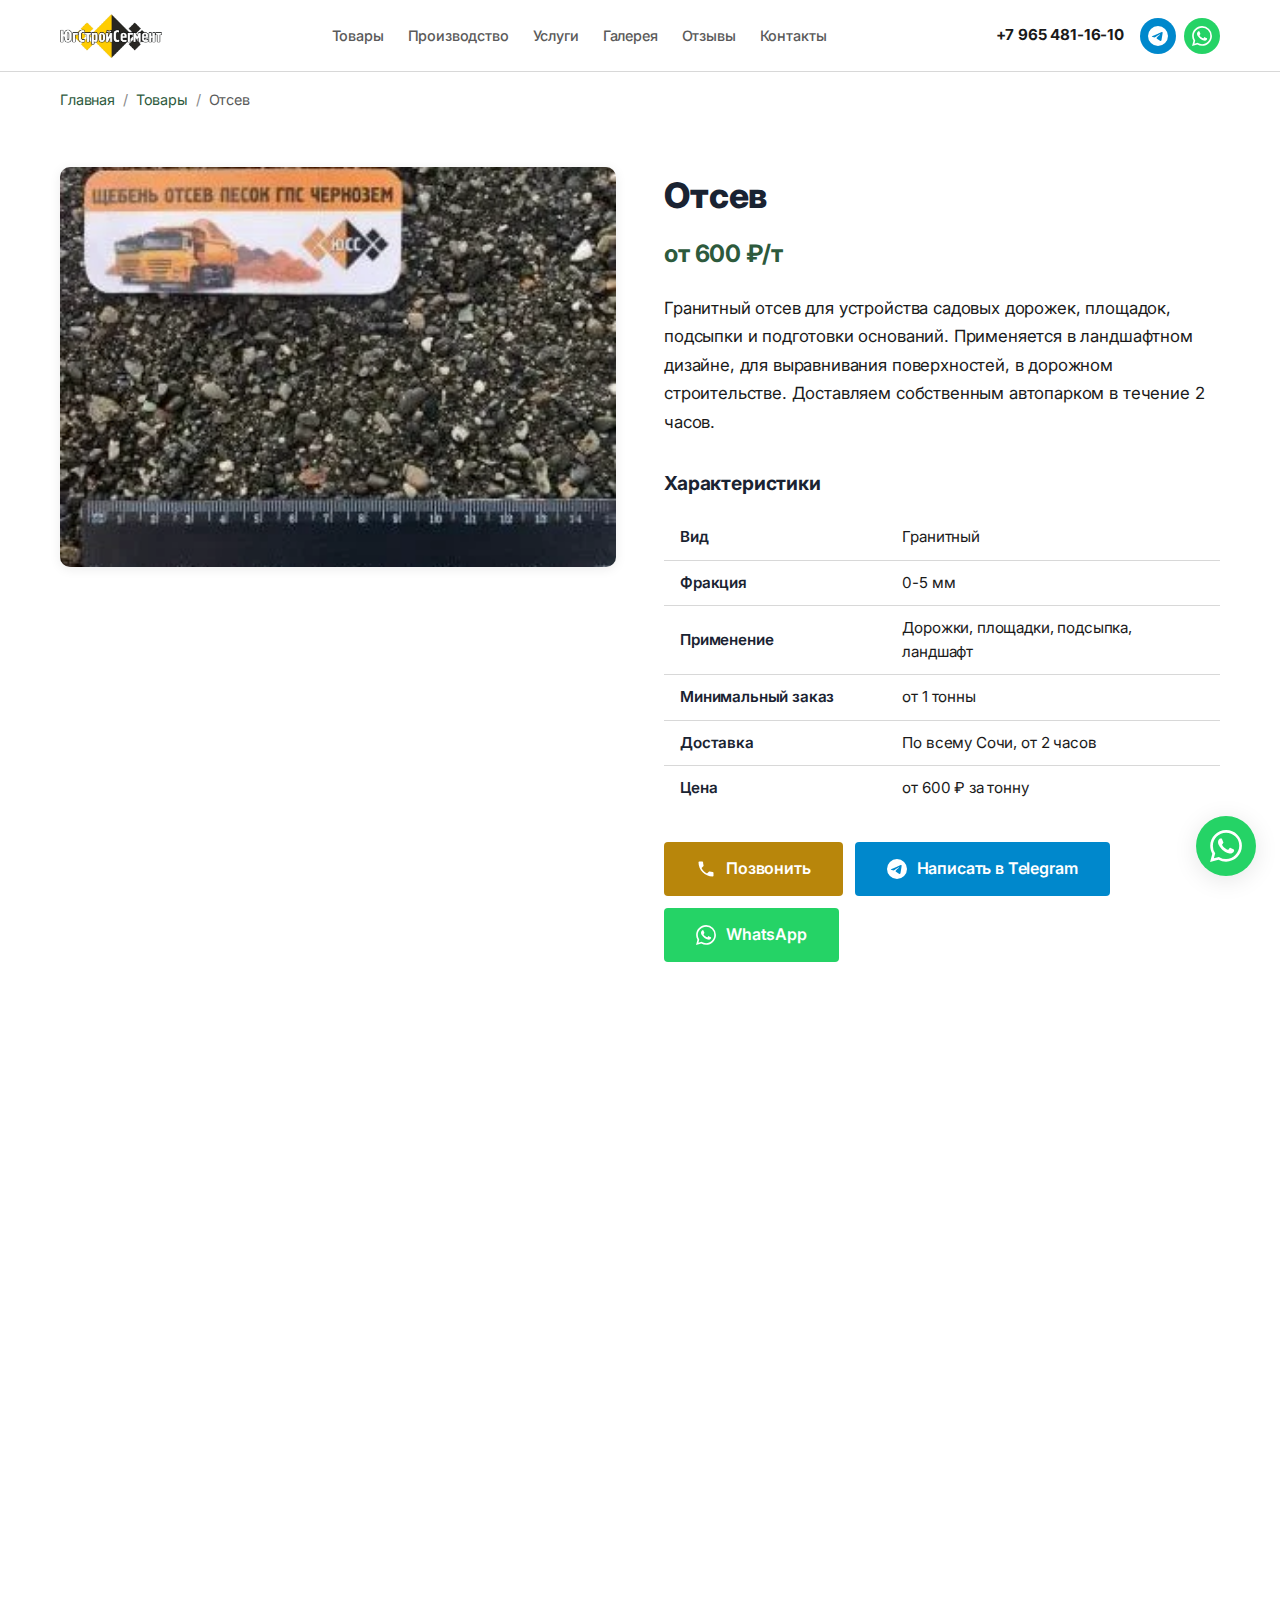
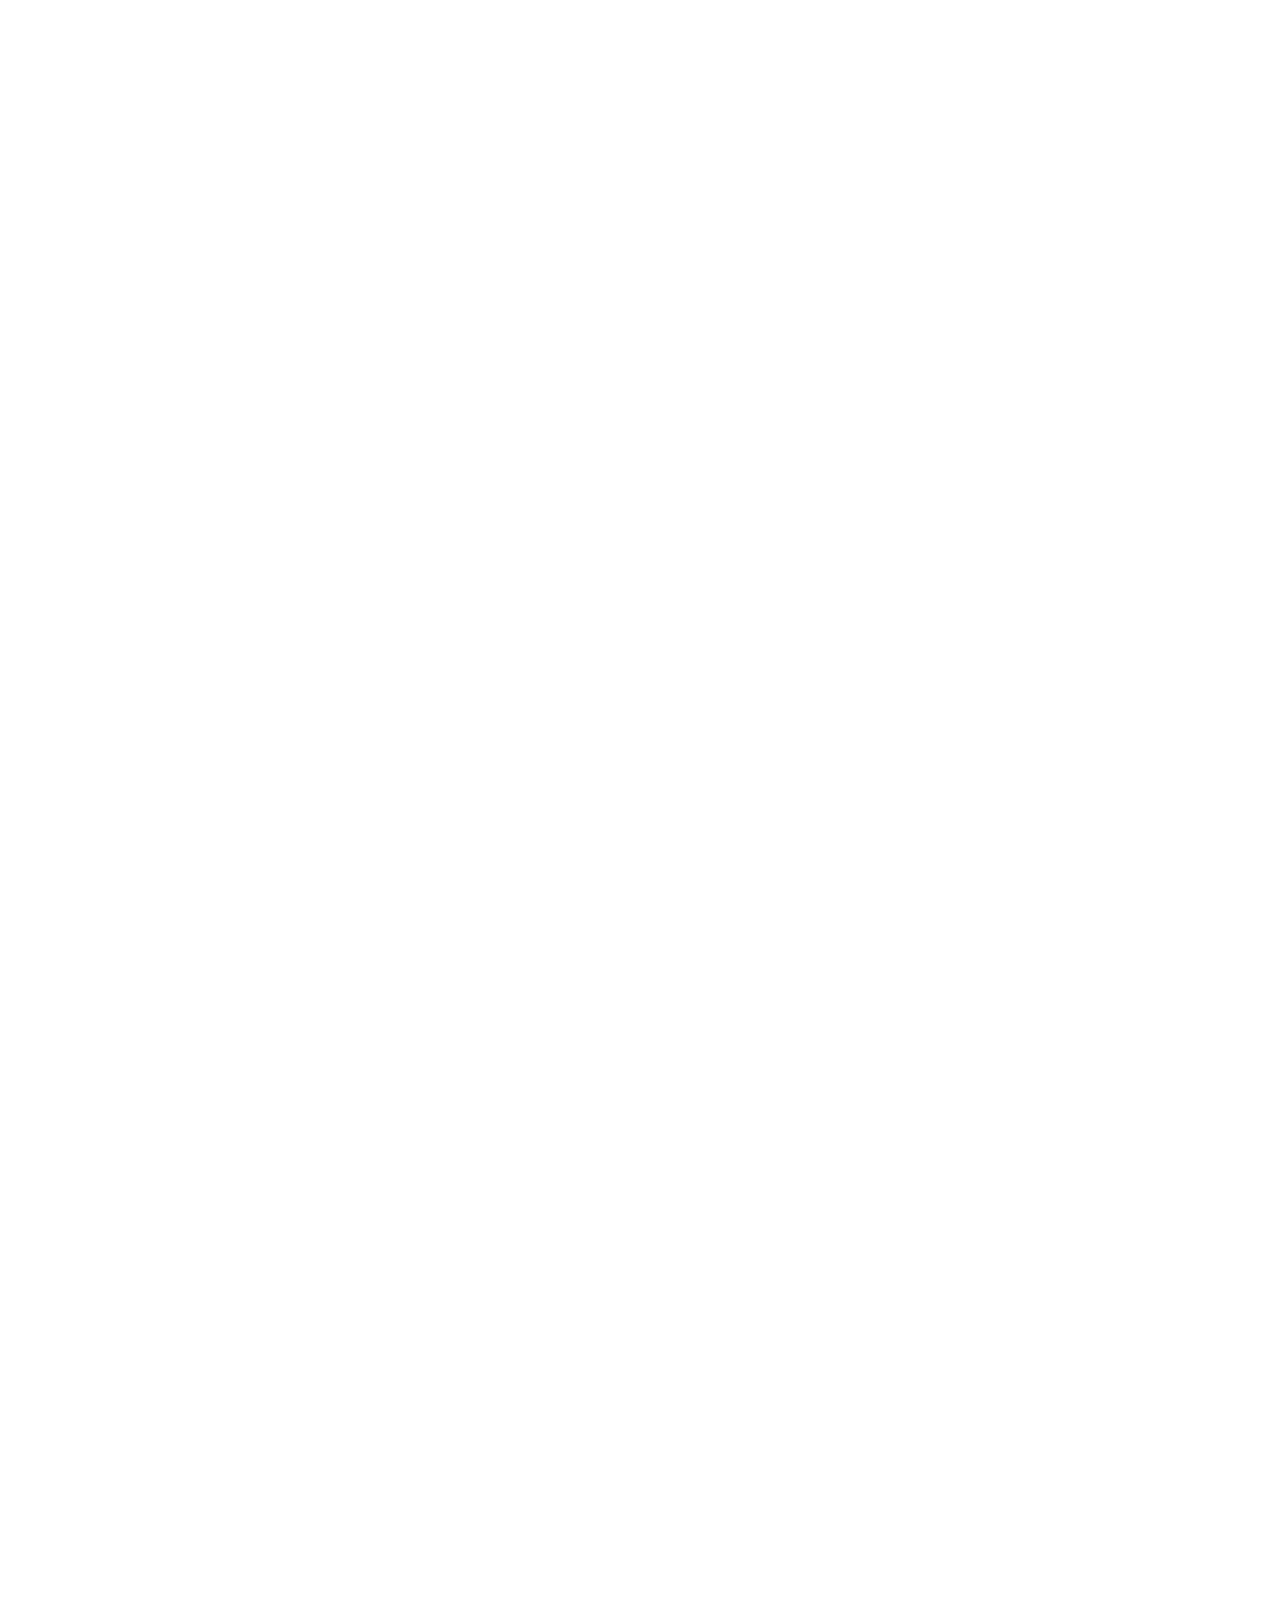
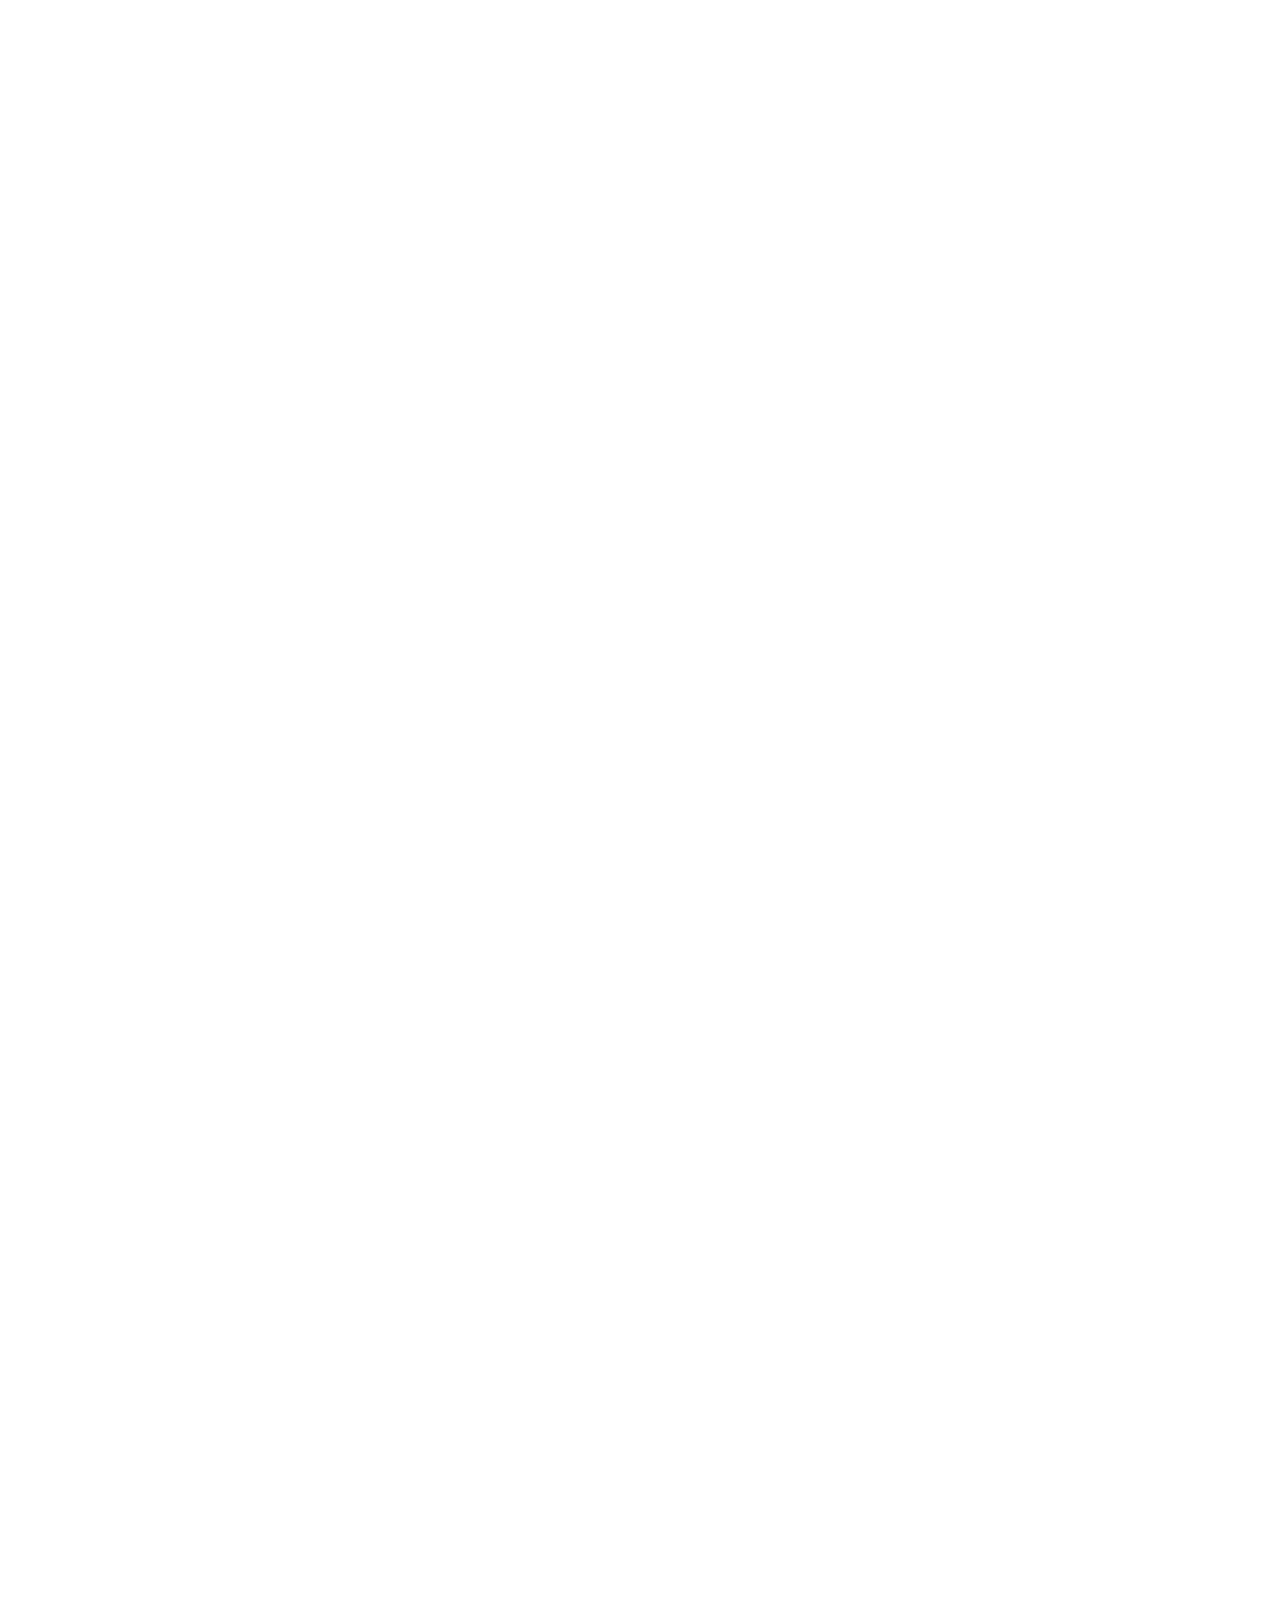
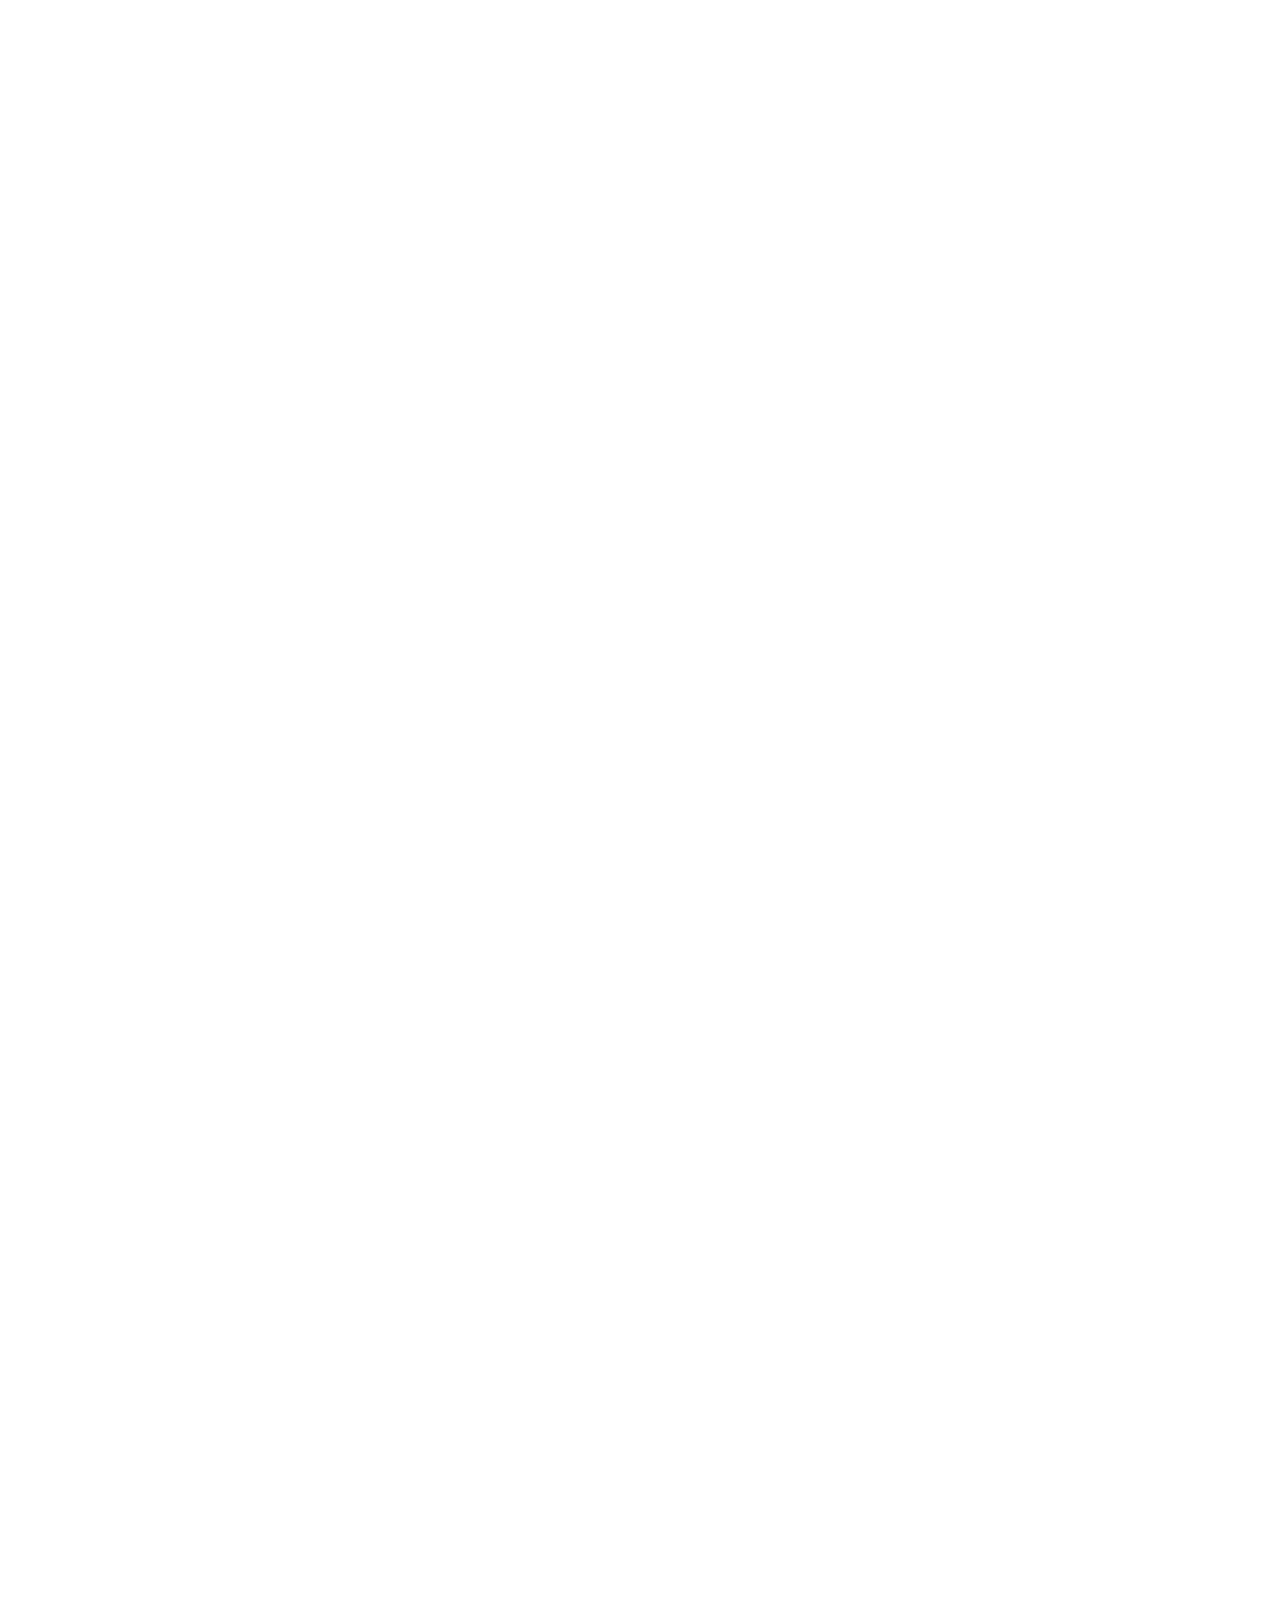
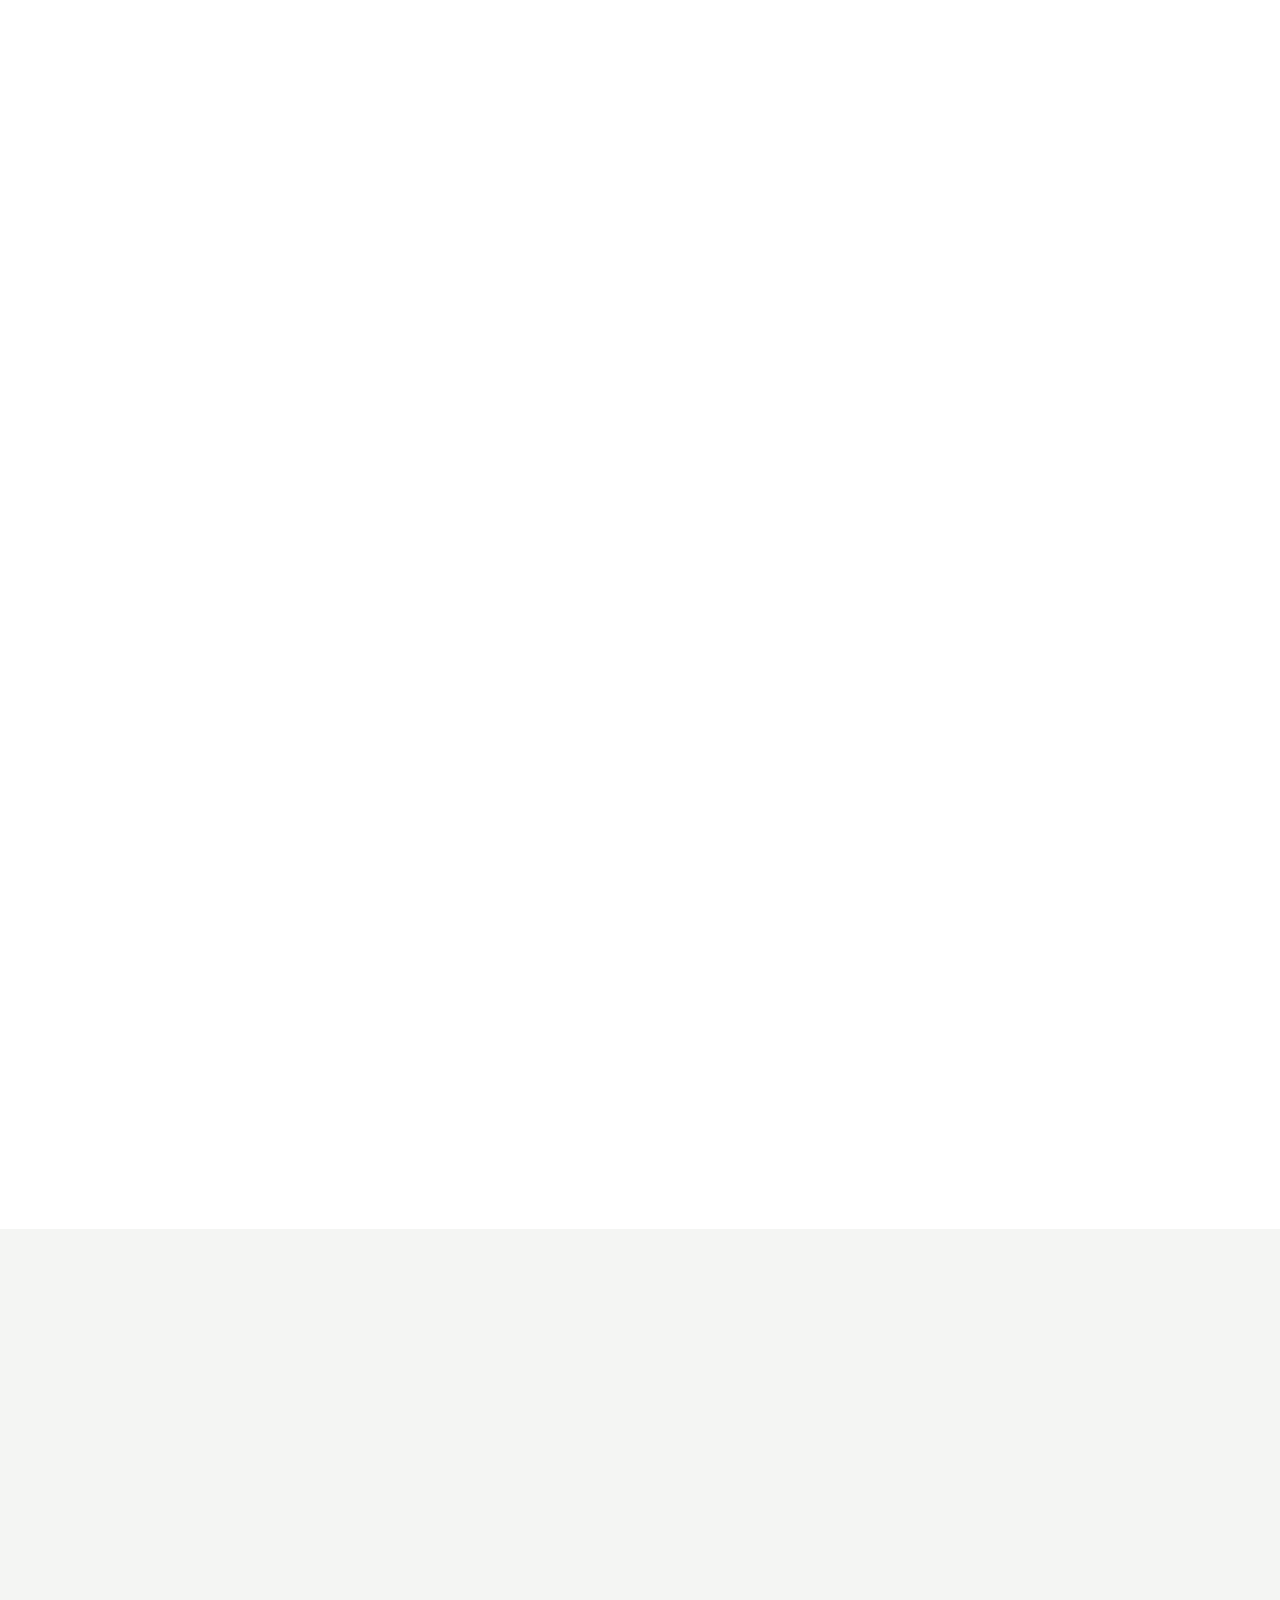
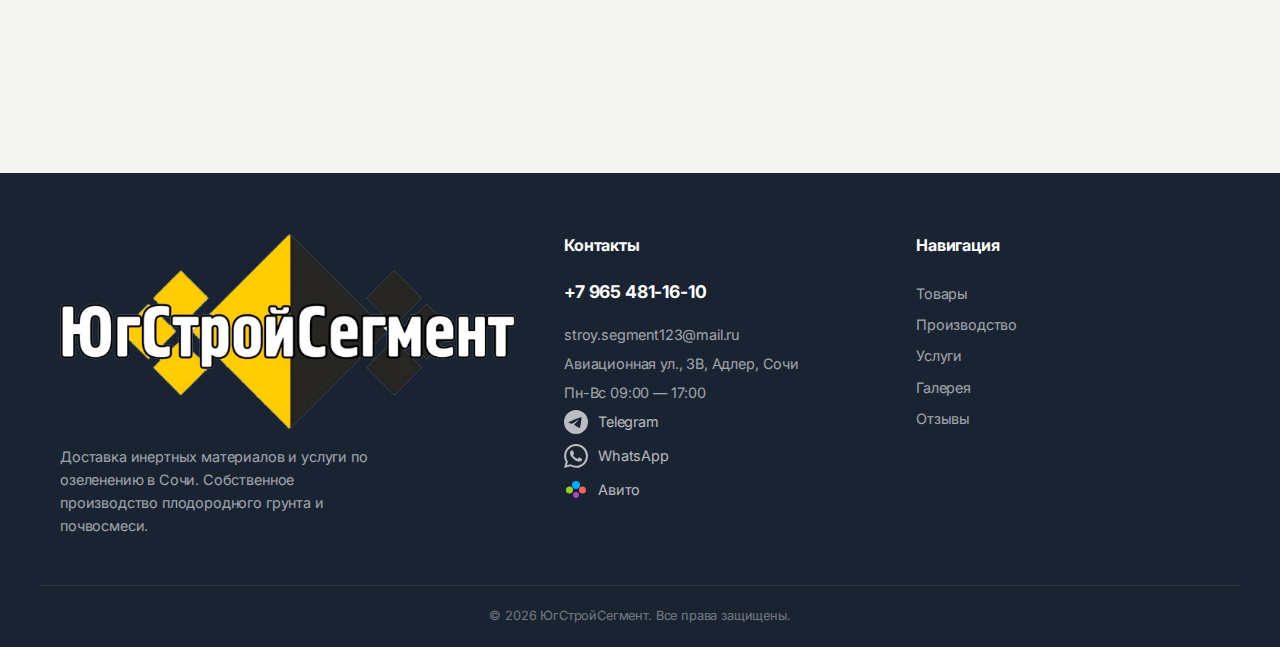
<file: otsev.html>
<!DOCTYPE html>
<html lang="ru">
<head>
    <meta charset="UTF-8">
    <meta name="viewport" content="width=device-width, initial-scale=1.0">
    <meta name="description" content="Купить отсев в Сочи с доставкой от 600 ₽/т. Гранитный отсев для дорожек, площадок, подсыпки. Доставка за 2 часа. ЮгСтройСегмент.">
    <meta name="keywords" content="отсев Сочи, купить отсев, отсев гранитный Сочи, доставка отсева, отсев для дорожек, отсев цена Сочи, отсев Адлер">
    <title>Отсев — купить с доставкой в Сочи | ЮгСтройСегмент</title>
    <link rel="icon" type="image/svg+xml" href="images/favicon.svg">
    <link rel="canonical" href="https://yugstroysegment.com/otsev.html">
    <meta name="robots" content="index, follow">
    <meta name="geo.region" content="RU-KDA">
    <meta name="geo.placename" content="Сочи, Адлер">
    <meta property="og:type" content="product">
    <meta property="og:title" content="Отсев — купить с доставкой в Сочи | ЮгСтройСегмент">
    <meta property="og:description" content="Гранитный отсев для дорожек, площадок, подсыпки. Доставка по Сочи от 600 ₽/т.">
    <meta property="og:url" content="https://yugstroysegment.com/otsev.html">
    <meta property="og:site_name" content="ЮгСтройСегмент">
    <meta property="og:locale" content="ru_RU">
    <meta property="og:image" content="https://yugstroysegment.com/images/products/otsev.jpg">
    <link rel="preconnect" href="https://fonts.googleapis.com">
    <link rel="preconnect" href="https://fonts.gstatic.com" crossorigin>
    <link href="https://fonts.googleapis.com/css2?family=Inter:wght@400;500;600;700;800&display=swap" rel="stylesheet">
    <link rel="stylesheet" href="css/style.css">
    <!-- Yandex.Metrika -->
    <script type="text/javascript">
        (function(m,e,t,r,i,k,a){m[i]=m[i]||function(){(m[i].a=m[i].a||[]).push(arguments)};
        m[i].l=1*new Date();
        for(var j=0;j<document.scripts.length;j++){if(document.scripts[j].src===r){return;}}
        k=e.createElement(t),a=e.getElementsByTagName(t)[0],k.async=1,k.src=r,a.parentNode.insertBefore(k,a)})
        (window,document,"script","https://mc.yandex.ru/metrika/tag.js","ym");
        ym(106636251,"init",{clickmap:true,trackLinks:true,accurateTrackBounce:true,webvisor:true});
    </script>
    <noscript><div><img src="https://mc.yandex.ru/watch/106636251" style="position:absolute;left:-9999px;" alt=""/></div></noscript>
</head>
<body>

    <!-- HEADER -->
    <header class="header" id="header">
        <div class="container header__inner">
            <a href="index.html" class="header__logo">
                <picture>
                    <source srcset="images/logo-main-re.webp" type="image/webp">
                    <img src="images/logo-main-re.png" alt="ЮгСтройСегмент" class="header__logo-img">
                </picture>
            </a>
            <nav class="header__nav" id="nav">
                <a href="index.html#products" class="nav__link">Товары</a>
                <a href="index.html#production" class="nav__link">Производство</a>
                <a href="index.html#services" class="nav__link">Услуги</a>
                <a href="index.html#gallery" class="nav__link">Галерея</a>
                <a href="index.html#reviews" class="nav__link">Отзывы</a>
                <a href="index.html#contacts" class="nav__link">Контакты</a>
            </nav>
            <div class="header__contacts">
                <a href="tel:+79654811610" class="header__phone">+7 965 481-16-10</a>
                <div class="header__messengers">
                    <a href="https://t.me/yugstroysegment" target="_blank" rel="noopener" class="messenger-icon messenger-icon--tg" aria-label="Telegram">
                        <svg viewBox="0 0 24 24" fill="currentColor"><path d="M11.944 0A12 12 0 000 12a12 12 0 0012 12 12 12 0 0012-12A12 12 0 0012 0a12 12 0 00-.056 0zm4.962 7.224c.1-.002.321.023.465.14a.506.506 0 01.171.325c.016.093.036.306.02.472-.18 1.898-.962 6.502-1.36 8.627-.168.9-.499 1.201-.82 1.23-.696.065-1.225-.46-1.9-.902-1.056-.693-1.653-1.124-2.678-1.8-1.185-.78-.417-1.21.258-1.91.177-.184 3.247-2.977 3.307-3.23.007-.032.014-.15-.056-.212s-.174-.041-.249-.024c-.106.024-1.793 1.14-5.061 3.345-.479.33-.913.49-1.302.48-.428-.008-1.252-.241-1.865-.44-.752-.245-1.349-.374-1.297-.789.027-.216.325-.437.893-.663 3.498-1.524 5.83-2.529 6.998-3.014 3.332-1.386 4.025-1.627 4.476-1.635z"/></svg>
                    </a>
                    <a href="https://wa.me/79654811610" target="_blank" rel="noopener" class="messenger-icon messenger-icon--wa" aria-label="WhatsApp">
                        <svg viewBox="0 0 24 24" fill="currentColor"><path d="M17.472 14.382c-.297-.149-1.758-.867-2.03-.967-.273-.099-.471-.148-.67.15-.197.297-.767.966-.94 1.164-.173.199-.347.223-.644.075-.297-.15-1.255-.463-2.39-1.475-.883-.788-1.48-1.761-1.653-2.059-.173-.297-.018-.458.13-.606.134-.133.298-.347.446-.52.149-.174.198-.298.298-.497.099-.198.05-.371-.025-.52-.075-.149-.669-1.612-.916-2.207-.242-.579-.487-.5-.669-.51-.173-.008-.371-.01-.57-.01-.198 0-.52.074-.792.372-.272.297-1.04 1.016-1.04 2.479 0 1.462 1.065 2.875 1.213 3.074.149.198 2.096 3.2 5.077 4.487.709.306 1.262.489 1.694.625.712.227 1.36.195 1.871.118.571-.085 1.758-.719 2.006-1.413.248-.694.248-1.289.173-1.413-.074-.124-.272-.198-.57-.347m-5.421 7.403h-.004a9.87 9.87 0 01-5.031-1.378l-.361-.214-3.741.982.998-3.648-.235-.374a9.86 9.86 0 01-1.51-5.26c.001-5.45 4.436-9.884 9.888-9.884 2.64 0 5.122 1.03 6.988 2.898a9.825 9.825 0 012.893 6.994c-.003 5.45-4.437 9.884-9.885 9.884m8.413-18.297A11.815 11.815 0 0012.05 0C5.495 0 .16 5.335.157 11.892c0 2.096.547 4.142 1.588 5.945L.057 24l6.305-1.654a11.882 11.882 0 005.683 1.448h.005c6.554 0 11.89-5.335 11.893-11.893a11.821 11.821 0 00-3.48-8.413z"/></svg>
                    </a>
                </div>
            </div>
            <button class="header__burger" id="burger" aria-label="Меню">
                <span></span>
                <span></span>
                <span></span>
            </button>
        </div>
    </header>

    <!-- BREADCRUMBS -->
    <nav class="breadcrumbs">
        <div class="container">
            <a href="index.html">Главная</a>
            <span class="breadcrumbs__separator">/</span>
            <a href="index.html#products">Товары</a>
            <span class="breadcrumbs__separator">/</span>
            <span>Отсев</span>
        </div>
    </nav>

    <!-- PRODUCT PAGE -->
    <section class="product-page">
        <div class="container product-page__inner">
            <div class="product-page__image">
                <picture>
                    <source srcset="images/products/otsev.webp" type="image/webp">
                    <img src="images/products/otsev.jpg" alt="Отсев — купить в Сочи с доставкой">
                </picture>
            </div>
            <div class="product-page__info">
                <h1>Отсев</h1>
                <p class="product-page__price">от 600 ₽/т</p>
                <p class="product-page__desc">Гранитный отсев для устройства садовых дорожек, площадок, подсыпки и подготовки оснований. Применяется в ландшафтном дизайне, для выравнивания поверхностей, в дорожном строительстве. Доставляем собственным автопарком в течение 2 часов.</p>

                <div class="product-page__specs">
                    <h2>Характеристики</h2>
                    <table>
                        <tr><td>Вид</td><td>Гранитный</td></tr>
                        <tr><td>Фракция</td><td>0-5 мм</td></tr>
                        <tr><td>Применение</td><td>Дорожки, площадки, подсыпка, ландшафт</td></tr>
                        <tr><td>Минимальный заказ</td><td>от 1 тонны</td></tr>
                        <tr><td>Доставка</td><td>По всему Сочи, от 2 часов</td></tr>
                        <tr><td>Цена</td><td>от 600 ₽ за тонну</td></tr>
                    </table>
                </div>

                <div class="product-page__actions">
                    <a href="tel:+79654811610" class="btn btn--primary">
                        <svg viewBox="0 0 24 24" fill="currentColor" width="20" height="20"><path d="M6.62 10.79c1.44 2.83 3.76 5.14 6.59 6.59l2.2-2.2c.27-.27.67-.36 1.02-.24 1.12.37 2.33.57 3.57.57.55 0 1 .45 1 1V20c0 .55-.45 1-1 1-9.39 0-17-7.61-17-17 0-.55.45-1 1-1h3.5c.55 0 1 .45 1 1 0 1.25.2 2.45.57 3.57.11.35.03.74-.25 1.02l-2.2 2.2z"/></svg>
                        Позвонить
                    </a>
                    <a href="https://t.me/yugstroysegment" target="_blank" rel="noopener" class="btn btn--telegram">
                        <svg viewBox="0 0 24 24" fill="currentColor" width="20" height="20"><path d="M11.944 0A12 12 0 000 12a12 12 0 0012 12 12 12 0 0012-12A12 12 0 0012 0a12 12 0 00-.056 0zm4.962 7.224c.1-.002.321.023.465.14a.506.506 0 01.171.325c.016.093.036.306.02.472-.18 1.898-.962 6.502-1.36 8.627-.168.9-.499 1.201-.82 1.23-.696.065-1.225-.46-1.9-.902-1.056-.693-1.653-1.124-2.678-1.8-1.185-.78-.417-1.21.258-1.91.177-.184 3.247-2.977 3.307-3.23.007-.032.014-.15-.056-.212s-.174-.041-.249-.024c-.106.024-1.793 1.14-5.061 3.345-.479.33-.913.49-1.302.48-.428-.008-1.252-.241-1.865-.44-.752-.245-1.349-.374-1.297-.789.027-.216.325-.437.893-.663 3.498-1.524 5.83-2.529 6.998-3.014 3.332-1.386 4.025-1.627 4.476-1.635z"/></svg>
                        Написать в Telegram
                    </a>
                    <a href="https://wa.me/79654811610?text=%D0%97%D0%B4%D1%80%D0%B0%D0%B2%D1%81%D1%82%D0%B2%D1%83%D0%B9%D1%82%D0%B5!%20%D0%98%D0%BD%D1%82%D0%B5%D1%80%D0%B5%D1%81%D1%83%D0%B5%D1%82%20%D0%BE%D1%82%D1%81%D0%B5%D0%B2." target="_blank" rel="noopener" class="btn btn--whatsapp">
                        <svg viewBox="0 0 24 24" fill="currentColor" width="20" height="20"><path d="M17.472 14.382c-.297-.149-1.758-.867-2.03-.967-.273-.099-.471-.148-.67.15-.197.297-.767.966-.94 1.164-.173.199-.347.223-.644.075-.297-.15-1.255-.463-2.39-1.475-.883-.788-1.48-1.761-1.653-2.059-.173-.297-.018-.458.13-.606.134-.133.298-.347.446-.52.149-.174.198-.298.298-.497.099-.198.05-.371-.025-.52-.075-.149-.669-1.612-.916-2.207-.242-.579-.487-.5-.669-.51-.173-.008-.371-.01-.57-.01-.198 0-.52.074-.792.372-.272.297-1.04 1.016-1.04 2.479 0 1.462 1.065 2.875 1.213 3.074.149.198 2.096 3.2 5.077 4.487.709.306 1.262.489 1.694.625.712.227 1.36.195 1.871.118.571-.085 1.758-.719 2.006-1.413.248-.694.248-1.289.173-1.413-.074-.124-.272-.198-.57-.347m-5.421 7.403h-.004a9.87 9.87 0 01-5.031-1.378l-.361-.214-3.741.982.998-3.648-.235-.374a9.86 9.86 0 01-1.51-5.26c.001-5.45 4.436-9.884 9.888-9.884 2.64 0 5.122 1.03 6.988 2.898a9.825 9.825 0 012.893 6.994c-.003 5.45-4.437 9.884-9.885 9.884m8.413-18.297A11.815 11.815 0 0012.05 0C5.495 0 .16 5.335.157 11.892c0 2.096.547 4.142 1.588 5.945L.057 24l6.305-1.654a11.882 11.882 0 005.683 1.448h.005c6.554 0 11.89-5.335 11.893-11.893a11.821 11.821 0 00-3.48-8.413z"/></svg>
                        WhatsApp
                    </a>
                </div>
            </div>
        </div>
    </section>

    <!-- PRODUCT GALLERY -->
    <section class="product-gallery">
        <div class="container">
            <h2 class="section-title">Виды отсева</h2>
            <div class="product-gallery__grid">
                <div class="product-gallery__item">
                    <picture><source srcset="images/Материалы/Отсев гравийный 0-8.webp" type="image/webp"><img src="images/Материалы/Отсев гравийный 0-8.jpg" alt="Отсев гравийный 0-8 мм" loading="lazy"></picture>
                    <p class="product-gallery__caption">Гравийный 0-8 мм</p>
                </div>
                <div class="product-gallery__item">
                    <picture><source srcset="images/Материалы/Отсев гравийный 0-8мм.webp" type="image/webp"><img src="images/Материалы/Отсев гравийный 0-8мм.jpg" alt="Отсев гравийный 0-8 мм" loading="lazy"></picture>
                    <p class="product-gallery__caption">Гравийный 0-8 мм</p>
                </div>
                <div class="product-gallery__item">
                    <picture><source srcset="images/Материалы/Отсев гравийный мытый 0-8мм М1100.webp" type="image/webp"><img src="images/Материалы/Отсев гравийный мытый 0-8мм М1100.jpg" alt="Отсев гравийный мытый 0-8 мм М1100" loading="lazy"></picture>
                    <p class="product-gallery__caption">Гравийный мытый 0-8 мм, М1100</p>
                </div>
                <div class="product-gallery__item">
                    <picture><source srcset="images/Материалы/Отсев скальный 0-15мм М600.webp" type="image/webp"><img src="images/Материалы/Отсев скальный 0-15мм М600.jpg" alt="Отсев скальный 0-15 мм М600" loading="lazy"></picture>
                    <p class="product-gallery__caption">Скальный 0-15 мм, М600</p>
                </div>
                <div class="product-gallery__item">
                    <picture><source srcset="images/Материалы/Отсев скальный 0-20мм М600.webp" type="image/webp"><img src="images/Материалы/Отсев скальный 0-20мм М600.jpg" alt="Отсев скальный 0-20 мм М600" loading="lazy"></picture>
                    <p class="product-gallery__caption">Скальный 0-20 мм, М600</p>
                </div>
            </div>
        </div>
    </section>

    <!-- RELATED PRODUCTS -->
    <section class="related-products">
        <div class="container">
            <h2 class="section-title">Другие материалы</h2>
            <div class="related-products__grid">
                <a href="scheben.html" class="product-card">
                    <div class="product-card__img"><picture><source srcset="images/products/scheben.webp" type="image/webp"><img src="images/products/scheben.jpg" alt="Щебень" loading="lazy"></picture></div>
                    <div class="product-card__body">
                        <h3 class="product-card__title">Щебень</h3>
                        <p class="product-card__price">от 900 ₽/т</p>
                    </div>
                </a>
                <a href="pesok.html" class="product-card">
                    <div class="product-card__img"><picture><source srcset="images/products/pesok.webp" type="image/webp"><img src="images/products/pesok.jpg" alt="Песок" loading="lazy"></picture></div>
                    <div class="product-card__body">
                        <h3 class="product-card__title">Песок</h3>
                        <p class="product-card__price">от 600 ₽/т</p>
                    </div>
                </a>
                <a href="gps.html" class="product-card">
                    <div class="product-card__img"><picture><source srcset="images/products/gps.webp" type="image/webp"><img src="images/products/gps.jpg" alt="ГПС" loading="lazy"></picture></div>
                    <div class="product-card__body">
                        <h3 class="product-card__title">ГПС</h3>
                        <p class="product-card__price">от 900 ₽/м³</p>
                    </div>
                </a>
                <a href="galka.html" class="product-card">
                    <div class="product-card__img"><picture><source srcset="images/Галька.webp" type="image/webp"><img src="images/Галька.jpg" alt="Галька" loading="lazy"></picture></div>
                    <div class="product-card__body">
                        <h3 class="product-card__title">Галька</h3>
                        <p class="product-card__price">от 1000 ₽/м³</p>
                    </div>
                </a>
            </div>
        </div>
    </section>

    <!-- FOOTER -->
    <footer class="footer" id="contacts">
        <div class="container footer__inner">
            <div class="footer__brand">
                <picture>
                    <source srcset="images/logo-main-re.webp" type="image/webp">
                    <img src="images/logo-main-re.png" alt="ЮгСтройСегмент" class="footer__logo">
                </picture>
                <p class="footer__desc">Доставка инертных материалов и услуги по озеленению в Сочи. Собственное производство плодородного грунта и почвосмеси.</p>
            </div>
            <div class="footer__contacts">
                <h3 class="footer__heading">Контакты</h3>
                <a href="tel:+79654811610" class="footer__phone">+7 965 481-16-10</a>
                <p class="footer__email">stroy.segment123@mail.ru</p>
                <p class="footer__address">Авиационная ул., 3В, Адлер, Сочи</p>
                <p class="footer__hours">Пн-Вс 09:00 — 17:00</p>
                <div class="footer__messengers">
                    <a href="https://t.me/yugstroysegment" target="_blank" rel="noopener" class="footer__messenger">
                        <svg viewBox="0 0 24 24" fill="currentColor" width="24" height="24"><path d="M11.944 0A12 12 0 000 12a12 12 0 0012 12 12 12 0 0012-12A12 12 0 0012 0a12 12 0 00-.056 0zm4.962 7.224c.1-.002.321.023.465.14a.506.506 0 01.171.325c.016.093.036.306.02.472-.18 1.898-.962 6.502-1.36 8.627-.168.9-.499 1.201-.82 1.23-.696.065-1.225-.46-1.9-.902-1.056-.693-1.653-1.124-2.678-1.8-1.185-.78-.417-1.21.258-1.91.177-.184 3.247-2.977 3.307-3.23.007-.032.014-.15-.056-.212s-.174-.041-.249-.024c-.106.024-1.793 1.14-5.061 3.345-.479.33-.913.49-1.302.48-.428-.008-1.252-.241-1.865-.44-.752-.245-1.349-.374-1.297-.789.027-.216.325-.437.893-.663 3.498-1.524 5.83-2.529 6.998-3.014 3.332-1.386 4.025-1.627 4.476-1.635z"/></svg>
                        Telegram
                    </a>
                    <a href="https://wa.me/79654811610" target="_blank" rel="noopener" class="footer__messenger">
                        <svg viewBox="0 0 24 24" fill="currentColor" width="24" height="24"><path d="M17.472 14.382c-.297-.149-1.758-.867-2.03-.967-.273-.099-.471-.148-.67.15-.197.297-.767.966-.94 1.164-.173.199-.347.223-.644.075-.297-.15-1.255-.463-2.39-1.475-.883-.788-1.48-1.761-1.653-2.059-.173-.297-.018-.458.13-.606.134-.133.298-.347.446-.52.149-.174.198-.298.298-.497.099-.198.05-.371-.025-.52-.075-.149-.669-1.612-.916-2.207-.242-.579-.487-.5-.669-.51-.173-.008-.371-.01-.57-.01-.198 0-.52.074-.792.372-.272.297-1.04 1.016-1.04 2.479 0 1.462 1.065 2.875 1.213 3.074.149.198 2.096 3.2 5.077 4.487.709.306 1.262.489 1.694.625.712.227 1.36.195 1.871.118.571-.085 1.758-.719 2.006-1.413.248-.694.248-1.289.173-1.413-.074-.124-.272-.198-.57-.347m-5.421 7.403h-.004a9.87 9.87 0 01-5.031-1.378l-.361-.214-3.741.982.998-3.648-.235-.374a9.86 9.86 0 01-1.51-5.26c.001-5.45 4.436-9.884 9.888-9.884 2.64 0 5.122 1.03 6.988 2.898a9.825 9.825 0 012.893 6.994c-.003 5.45-4.437 9.884-9.885 9.884m8.413-18.297A11.815 11.815 0 0012.05 0C5.495 0 .16 5.335.157 11.892c0 2.096.547 4.142 1.588 5.945L.057 24l6.305-1.654a11.882 11.882 0 005.683 1.448h.005c6.554 0 11.89-5.335 11.893-11.893a11.821 11.821 0 00-3.48-8.413z"/></svg>
                        WhatsApp
                    </a>
                    <a href="https://www.avito.ru/user/7773c42130274d512b81e7b8ccc0af90/profile" target="_blank" rel="noopener" class="footer__messenger">
                        <svg viewBox="0 0 24 24" width="24" height="24" fill="none"><circle cx="5.5" cy="12" r="3.5" fill="#97CF26"/><circle cx="12" cy="7" r="4" fill="#00AAFF"/><circle cx="18.5" cy="12" r="3.5" fill="#FF6163"/><circle cx="12" cy="17" r="3" fill="#AB47BC"/></svg>
                        Авито
                    </a>
                </div>
            </div>
            <div class="footer__nav">
                <h3 class="footer__heading">Навигация</h3>
                <a href="index.html#products" class="footer__link">Товары</a>
                <a href="index.html#production" class="footer__link">Производство</a>
                <a href="index.html#services" class="footer__link">Услуги</a>
                <a href="index.html#gallery" class="footer__link">Галерея</a>
                <a href="index.html#reviews" class="footer__link">Отзывы</a>
            </div>
        </div>
        <div class="footer__bottom">
            <div class="container">
                <p>&copy; 2026 ЮгСтройСегмент. Все права защищены.</p>
            </div>
        </div>
    </footer>

    <!-- FLOATING WHATSAPP BUTTON -->
    <a href="https://wa.me/79654811610?text=%D0%97%D0%B4%D1%80%D0%B0%D0%B2%D1%81%D1%82%D0%B2%D1%83%D0%B9%D1%82%D0%B5!" target="_blank" rel="noopener" class="floating-wa" aria-label="Написать в WhatsApp">
        <svg viewBox="0 0 24 24" fill="currentColor"><path d="M17.472 14.382c-.297-.149-1.758-.867-2.03-.967-.273-.099-.471-.148-.67.15-.197.297-.767.966-.94 1.164-.173.199-.347.223-.644.075-.297-.15-1.255-.463-2.39-1.475-.883-.788-1.48-1.761-1.653-2.059-.173-.297-.018-.458.13-.606.134-.133.298-.347.446-.52.149-.174.198-.298.298-.497.099-.198.05-.371-.025-.52-.075-.149-.669-1.612-.916-2.207-.242-.579-.487-.5-.669-.51-.173-.008-.371-.01-.57-.01-.198 0-.52.074-.792.372-.272.297-1.04 1.016-1.04 2.479 0 1.462 1.065 2.875 1.213 3.074.149.198 2.096 3.2 5.077 4.487.709.306 1.262.489 1.694.625.712.227 1.36.195 1.871.118.571-.085 1.758-.719 2.006-1.413.248-.694.248-1.289.173-1.413-.074-.124-.272-.198-.57-.347m-5.421 7.403h-.004a9.87 9.87 0 01-5.031-1.378l-.361-.214-3.741.982.998-3.648-.235-.374a9.86 9.86 0 01-1.51-5.26c.001-5.45 4.436-9.884 9.888-9.884 2.64 0 5.122 1.03 6.988 2.898a9.825 9.825 0 012.893 6.994c-.003 5.45-4.437 9.884-9.885 9.884m8.413-18.297A11.815 11.815 0 0012.05 0C5.495 0 .16 5.335.157 11.892c0 2.096.547 4.142 1.588 5.945L.057 24l6.305-1.654a11.882 11.882 0 005.683 1.448h.005c6.554 0 11.89-5.335 11.893-11.893a11.821 11.821 0 00-3.48-8.413z"/></svg>
    </a>

    <!-- LIGHTBOX -->
    <div class="lightbox" id="lightbox">
        <button class="lightbox__close" id="lightboxClose">&times;</button>
        <button class="lightbox__nav lightbox__nav--prev" id="lightboxPrev">&#10094;</button>
        <button class="lightbox__nav lightbox__nav--next" id="lightboxNext">&#10095;</button>
        <div class="lightbox__content" id="lightboxContent"></div>
    </div>

    <!-- JSON-LD BreadcrumbList -->
    <script type="application/ld+json">
    {
        "@context": "https://schema.org",
        "@type": "BreadcrumbList",
        "itemListElement": [
            {"@type": "ListItem", "position": 1, "name": "Главная", "item": "https://yugstroysegment.com/"},
            {"@type": "ListItem", "position": 2, "name": "Товары", "item": "https://yugstroysegment.com/#products"},
            {"@type": "ListItem", "position": 3, "name": "Отсев"}
        ]
    }
    </script>

    <!-- JSON-LD Product -->
    <script type="application/ld+json">
    {
        "@context": "https://schema.org",
        "@type": "Product",
        "name": "Отсев гранитный",
        "description": "Гранитный отсев для дорожек, площадок, подсыпки. Доставка по Сочи.",
        "image": "https://yugstroysegment.com/images/products/otsev.jpg",
        "brand": {"@type": "Brand", "name": "ЮгСтройСегмент"},
        "offers": {
            "@type": "Offer",
            "price": "600",
            "priceCurrency": "RUB",
            "unitText": "тонна",
            "availability": "https://schema.org/InStock",
            "seller": {
                "@type": "LocalBusiness",
                "name": "ЮгСтройСегмент",
                "telephone": "+7-965-481-16-10",
                "address": {"@type": "PostalAddress", "addressLocality": "Сочи", "addressRegion": "Краснодарский край", "addressCountry": "RU"}
            }
        }
    }
    </script>
    <script src="js/main.js"></script>
</body>
</html>
</file>
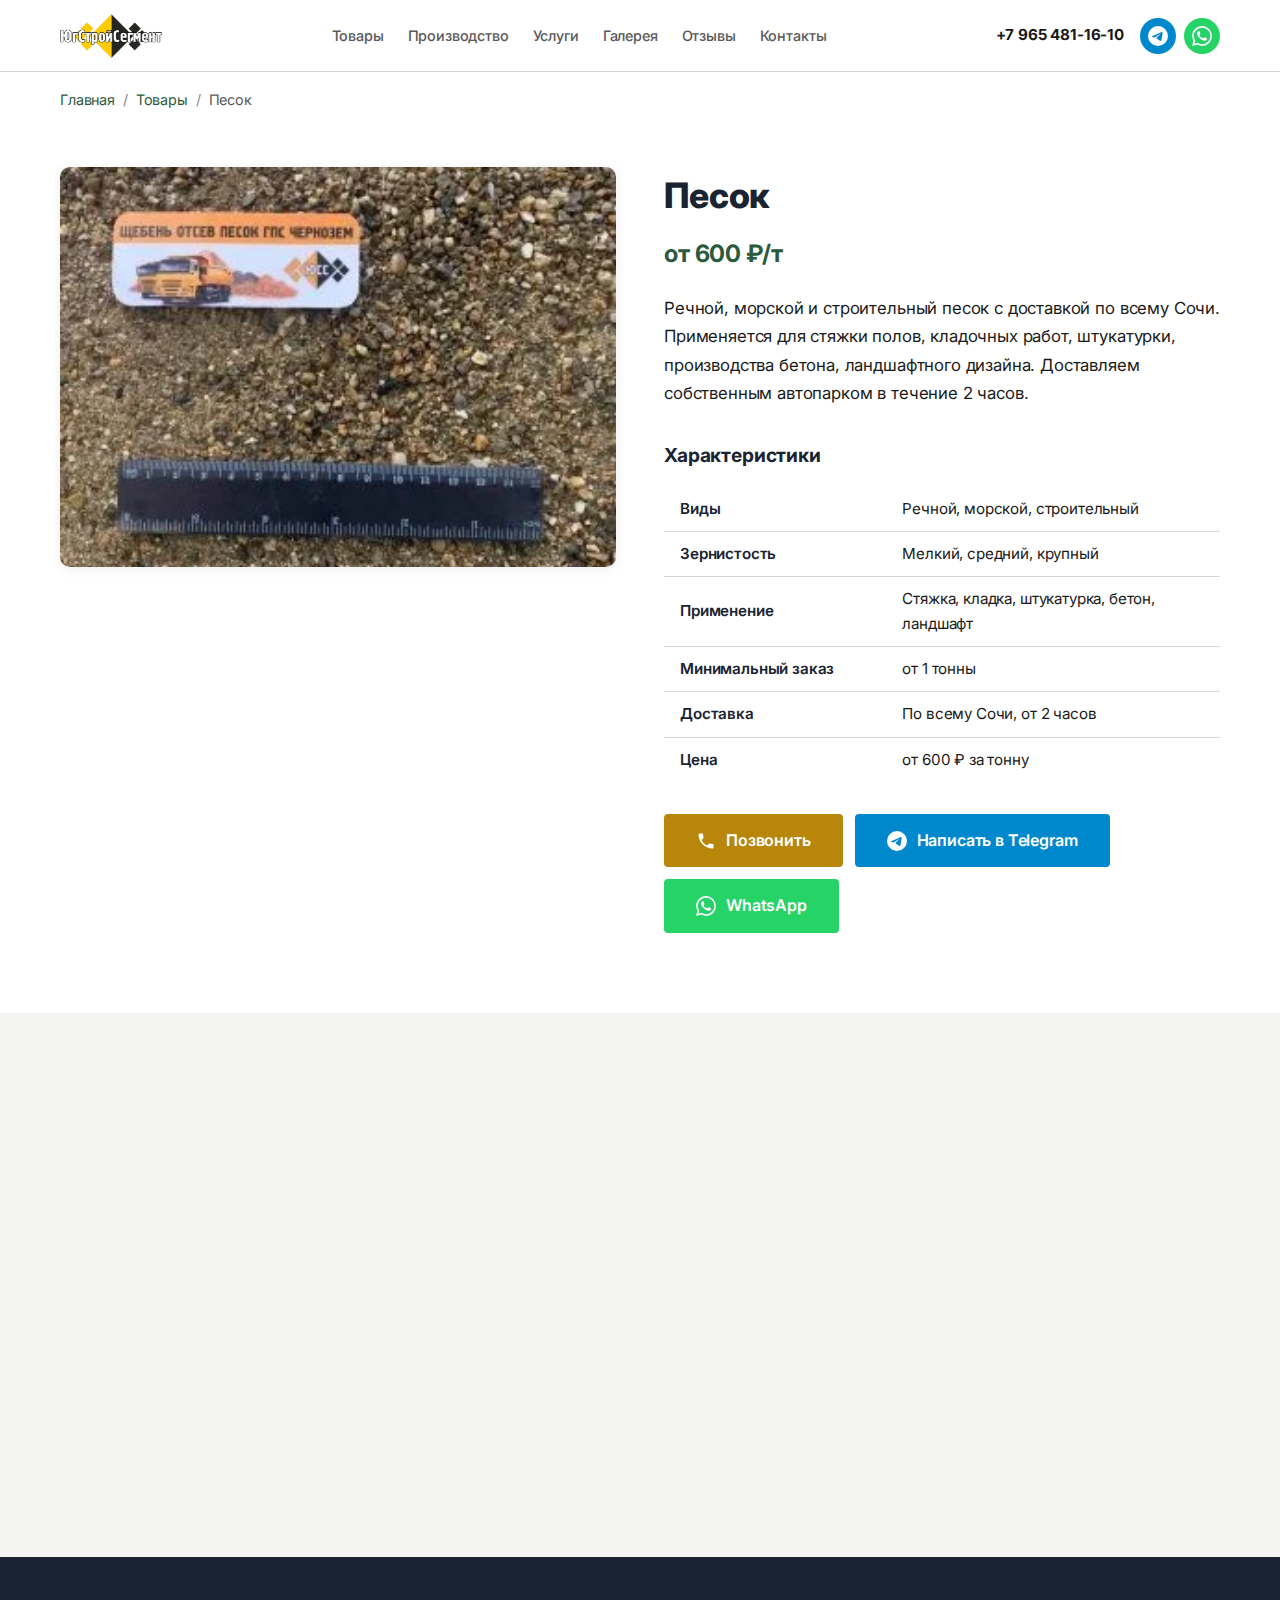
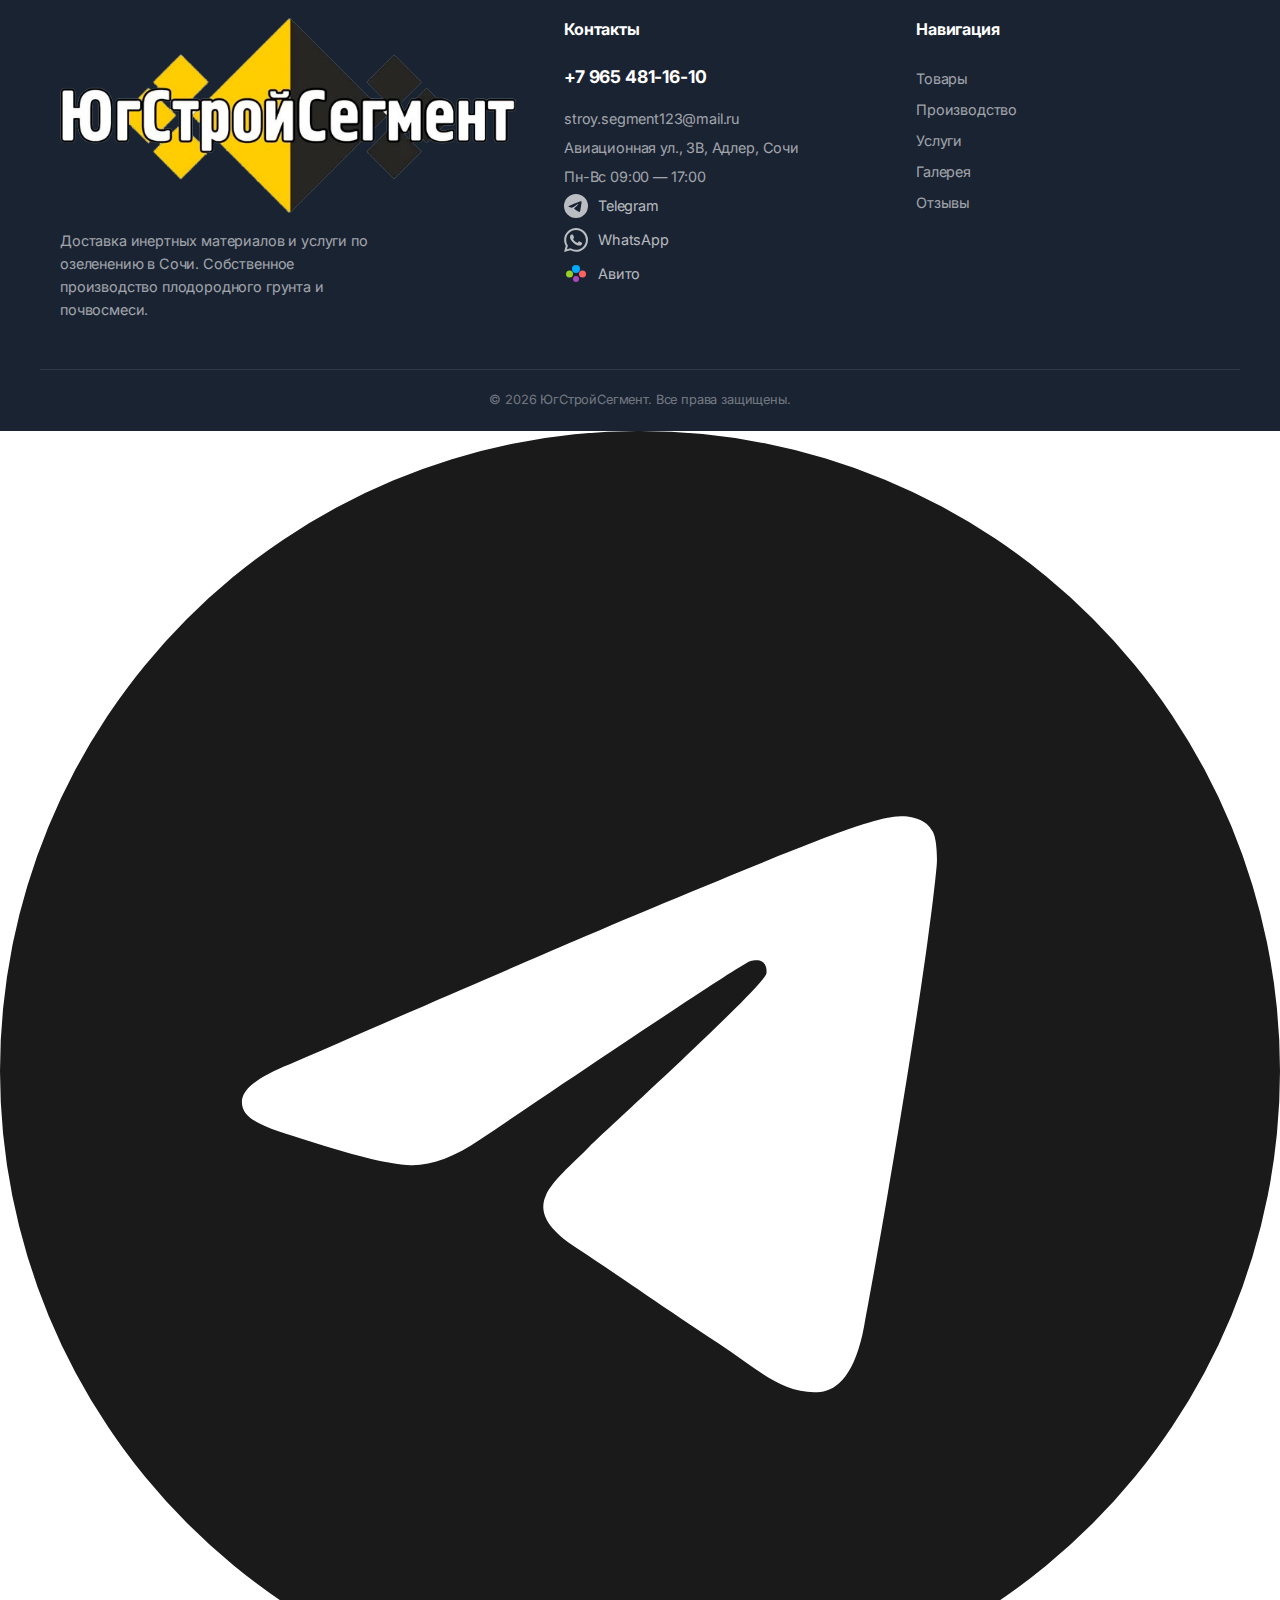
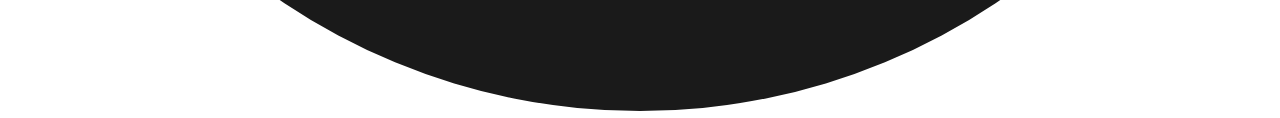
<file: pesok.html>
<!DOCTYPE html>
<html lang="ru">
<head>
    <meta charset="UTF-8">
    <meta name="viewport" content="width=device-width, initial-scale=1.0">
    <meta name="description" content="Купить песок в Сочи с доставкой от 600 ₽/т. Речной, морской, строительный песок для стяжки, кладки, бетонных работ. Доставка за 2 часа. ЮгСтройСегмент.">
    <meta name="keywords" content="песок Сочи, купить песок, доставка песка Сочи, песок речной, песок морской, песок строительный, песок цена Сочи, песок Адлер">
    <title>Песок — купить с доставкой в Сочи | ЮгСтройСегмент</title>
    <link rel="icon" type="image/svg+xml" href="images/favicon.svg">
    <link rel="canonical" href="https://yugstroysegment.com/pesok.html">
    <meta name="robots" content="index, follow">
    <meta name="geo.region" content="RU-KDA">
    <meta name="geo.placename" content="Сочи, Адлер">
    <meta property="og:type" content="product">
    <meta property="og:title" content="Песок — купить с доставкой в Сочи | ЮгСтройСегмент">
    <meta property="og:description" content="Речной, морской, строительный песок для стяжки, кладки, бетонных работ. Доставка по Сочи от 600 ₽/т.">
    <meta property="og:url" content="https://yugstroysegment.com/pesok.html">
    <meta property="og:site_name" content="ЮгСтройСегмент">
    <meta property="og:locale" content="ru_RU">
    <meta property="og:image" content="https://yugstroysegment.com/images/products/pesok.jpg">
    <link rel="preconnect" href="https://fonts.googleapis.com">
    <link rel="preconnect" href="https://fonts.gstatic.com" crossorigin>
    <link href="https://fonts.googleapis.com/css2?family=Inter:wght@400;500;600;700;800&display=swap" rel="stylesheet">
    <link rel="stylesheet" href="css/style.css">
    <!-- Google Analytics -->
    <script async src="https://www.googletagmanager.com/gtag/js?id=G-RYGE9WEEY8"></script>
    <script>
        window.dataLayer = window.dataLayer || [];
        function gtag(){dataLayer.push(arguments);}
        gtag('js', new Date());
        gtag('config', 'G-RYGE9WEEY8');
    </script>
    <!-- Yandex.Metrika -->
    <script type="text/javascript">
        (function(m,e,t,r,i,k,a){m[i]=m[i]||function(){(m[i].a=m[i].a||[]).push(arguments)};
        m[i].l=1*new Date();
        for(var j=0;j<document.scripts.length;j++){if(document.scripts[j].src===r){return;}}
        k=e.createElement(t),a=e.getElementsByTagName(t)[0],k.async=1,k.src=r,a.parentNode.insertBefore(k,a)})
        (window,document,"script","https://mc.yandex.ru/metrika/tag.js","ym");
        ym(106636251,"init",{clickmap:true,trackLinks:true,accurateTrackBounce:true,webvisor:true});
    </script>
    <noscript><div><img src="https://mc.yandex.ru/watch/106636251" style="position:absolute;left:-9999px;" alt=""/></div></noscript>
</head>
<body>

    <!-- HEADER -->
    <header class="header" id="header">
        <div class="container header__inner">
            <a href="index.html" class="header__logo">
                <picture>
                    <source srcset="images/logo-main-re.webp" type="image/webp">
                    <img src="images/logo-main-re.png" alt="ЮгСтройСегмент" class="header__logo-img">
                </picture>
            </a>
            <nav class="header__nav" id="nav">
                <a href="index.html#products" class="nav__link">Товары</a>
                <a href="index.html#production" class="nav__link">Производство</a>
                <a href="index.html#services" class="nav__link">Услуги</a>
                <a href="index.html#gallery" class="nav__link">Галерея</a>
                <a href="index.html#reviews" class="nav__link">Отзывы</a>
                <a href="index.html#contacts" class="nav__link">Контакты</a>
            </nav>
            <div class="header__contacts">
                <a href="tel:+79654811610" class="header__phone">+7 965 481-16-10</a>
                <div class="header__messengers">
                    <a href="https://t.me/yugstroysegment" target="_blank" rel="noopener" class="messenger-icon messenger-icon--tg" aria-label="Telegram">
                        <svg viewBox="0 0 24 24" fill="currentColor"><path d="M11.944 0A12 12 0 000 12a12 12 0 0012 12 12 12 0 0012-12A12 12 0 0012 0a12 12 0 00-.056 0zm4.962 7.224c.1-.002.321.023.465.14a.506.506 0 01.171.325c.016.093.036.306.02.472-.18 1.898-.962 6.502-1.36 8.627-.168.9-.499 1.201-.82 1.23-.696.065-1.225-.46-1.9-.902-1.056-.693-1.653-1.124-2.678-1.8-1.185-.78-.417-1.21.258-1.91.177-.184 3.247-2.977 3.307-3.23.007-.032.014-.15-.056-.212s-.174-.041-.249-.024c-.106.024-1.793 1.14-5.061 3.345-.479.33-.913.49-1.302.48-.428-.008-1.252-.241-1.865-.44-.752-.245-1.349-.374-1.297-.789.027-.216.325-.437.893-.663 3.498-1.524 5.83-2.529 6.998-3.014 3.332-1.386 4.025-1.627 4.476-1.635z"/></svg>
                    </a>
                    <a href="https://wa.me/79654811610" target="_blank" rel="noopener" class="messenger-icon messenger-icon--wa" aria-label="WhatsApp">
                        <svg viewBox="0 0 24 24" fill="currentColor"><path d="M17.472 14.382c-.297-.149-1.758-.867-2.03-.967-.273-.099-.471-.148-.67.15-.197.297-.767.966-.94 1.164-.173.199-.347.223-.644.075-.297-.15-1.255-.463-2.39-1.475-.883-.788-1.48-1.761-1.653-2.059-.173-.297-.018-.458.13-.606.134-.133.298-.347.446-.52.149-.174.198-.298.298-.497.099-.198.05-.371-.025-.52-.075-.149-.669-1.612-.916-2.207-.242-.579-.487-.5-.669-.51-.173-.008-.371-.01-.57-.01-.198 0-.52.074-.792.372-.272.297-1.04 1.016-1.04 2.479 0 1.462 1.065 2.875 1.213 3.074.149.198 2.096 3.2 5.077 4.487.709.306 1.262.489 1.694.625.712.227 1.36.195 1.871.118.571-.085 1.758-.719 2.006-1.413.248-.694.248-1.289.173-1.413-.074-.124-.272-.198-.57-.347m-5.421 7.403h-.004a9.87 9.87 0 01-5.031-1.378l-.361-.214-3.741.982.998-3.648-.235-.374a9.86 9.86 0 01-1.51-5.26c.001-5.45 4.436-9.884 9.888-9.884 2.64 0 5.122 1.03 6.988 2.898a9.825 9.825 0 012.893 6.994c-.003 5.45-4.437 9.884-9.885 9.884m8.413-18.297A11.815 11.815 0 0012.05 0C5.495 0 .16 5.335.157 11.892c0 2.096.547 4.142 1.588 5.945L.057 24l6.305-1.654a11.882 11.882 0 005.683 1.448h.005c6.554 0 11.89-5.335 11.893-11.893a11.821 11.821 0 00-3.48-8.413z"/></svg>
                    </a>
                </div>
            </div>
            <button class="header__burger" id="burger" aria-label="Меню">
                <span></span>
                <span></span>
                <span></span>
            </button>
        </div>
    </header>

    <!-- BREADCRUMBS -->
    <nav class="breadcrumbs">
        <div class="container">
            <a href="index.html">Главная</a>
            <span class="breadcrumbs__separator">/</span>
            <a href="index.html#products">Товары</a>
            <span class="breadcrumbs__separator">/</span>
            <span>Песок</span>
        </div>
    </nav>

    <!-- PRODUCT PAGE -->
    <section class="product-page">
        <div class="container product-page__inner">
            <div class="product-page__image">
                <picture>
                    <source srcset="images/products/pesok.webp" type="image/webp">
                    <img src="images/products/pesok.jpg" alt="Песок — купить в Сочи с доставкой">
                </picture>
            </div>
            <div class="product-page__info">
                <h1>Песок</h1>
                <p class="product-page__price">от 600 ₽/т</p>
                <p class="product-page__desc">Речной, морской и строительный песок с доставкой по всему Сочи. Применяется для стяжки полов, кладочных работ, штукатурки, производства бетона, ландшафтного дизайна. Доставляем собственным автопарком в течение 2 часов.</p>

                <div class="product-page__specs">
                    <h2>Характеристики</h2>
                    <table>
                        <tr><td>Виды</td><td>Речной, морской, строительный</td></tr>
                        <tr><td>Зернистость</td><td>Мелкий, средний, крупный</td></tr>
                        <tr><td>Применение</td><td>Стяжка, кладка, штукатурка, бетон, ландшафт</td></tr>
                        <tr><td>Минимальный заказ</td><td>от 1 тонны</td></tr>
                        <tr><td>Доставка</td><td>По всему Сочи, от 2 часов</td></tr>
                        <tr><td>Цена</td><td>от 600 ₽ за тонну</td></tr>
                    </table>
                </div>

                <div class="product-page__actions">
                    <a href="tel:+79654811610" class="btn btn--primary">
                        <svg viewBox="0 0 24 24" fill="currentColor" width="20" height="20"><path d="M6.62 10.79c1.44 2.83 3.76 5.14 6.59 6.59l2.2-2.2c.27-.27.67-.36 1.02-.24 1.12.37 2.33.57 3.57.57.55 0 1 .45 1 1V20c0 .55-.45 1-1 1-9.39 0-17-7.61-17-17 0-.55.45-1 1-1h3.5c.55 0 1 .45 1 1 0 1.25.2 2.45.57 3.57.11.35.03.74-.25 1.02l-2.2 2.2z"/></svg>
                        Позвонить
                    </a>
                    <a href="https://t.me/yugstroysegment" target="_blank" rel="noopener" class="btn btn--telegram">
                        <svg viewBox="0 0 24 24" fill="currentColor" width="20" height="20"><path d="M11.944 0A12 12 0 000 12a12 12 0 0012 12 12 12 0 0012-12A12 12 0 0012 0a12 12 0 00-.056 0zm4.962 7.224c.1-.002.321.023.465.14a.506.506 0 01.171.325c.016.093.036.306.02.472-.18 1.898-.962 6.502-1.36 8.627-.168.9-.499 1.201-.82 1.23-.696.065-1.225-.46-1.9-.902-1.056-.693-1.653-1.124-2.678-1.8-1.185-.78-.417-1.21.258-1.91.177-.184 3.247-2.977 3.307-3.23.007-.032.014-.15-.056-.212s-.174-.041-.249-.024c-.106.024-1.793 1.14-5.061 3.345-.479.33-.913.49-1.302.48-.428-.008-1.252-.241-1.865-.44-.752-.245-1.349-.374-1.297-.789.027-.216.325-.437.893-.663 3.498-1.524 5.83-2.529 6.998-3.014 3.332-1.386 4.025-1.627 4.476-1.635z"/></svg>
                        Написать в Telegram
                    </a>
                    <a href="https://wa.me/79654811610?text=%D0%97%D0%B4%D1%80%D0%B0%D0%B2%D1%81%D1%82%D0%B2%D1%83%D0%B9%D1%82%D0%B5!%20%D0%98%D0%BD%D1%82%D0%B5%D1%80%D0%B5%D1%81%D1%83%D0%B5%D1%82%20%D0%BF%D0%B5%D1%81%D0%BE%D0%BA." target="_blank" rel="noopener" class="btn btn--whatsapp">
                        <svg viewBox="0 0 24 24" fill="currentColor" width="20" height="20"><path d="M17.472 14.382c-.297-.149-1.758-.867-2.03-.967-.273-.099-.471-.148-.67.15-.197.297-.767.966-.94 1.164-.173.199-.347.223-.644.075-.297-.15-1.255-.463-2.39-1.475-.883-.788-1.48-1.761-1.653-2.059-.173-.297-.018-.458.13-.606.134-.133.298-.347.446-.52.149-.174.198-.298.298-.497.099-.198.05-.371-.025-.52-.075-.149-.669-1.612-.916-2.207-.242-.579-.487-.5-.669-.51-.173-.008-.371-.01-.57-.01-.198 0-.52.074-.792.372-.272.297-1.04 1.016-1.04 2.479 0 1.462 1.065 2.875 1.213 3.074.149.198 2.096 3.2 5.077 4.487.709.306 1.262.489 1.694.625.712.227 1.36.195 1.871.118.571-.085 1.758-.719 2.006-1.413.248-.694.248-1.289.173-1.413-.074-.124-.272-.198-.57-.347m-5.421 7.403h-.004a9.87 9.87 0 01-5.031-1.378l-.361-.214-3.741.982.998-3.648-.235-.374a9.86 9.86 0 01-1.51-5.26c.001-5.45 4.436-9.884 9.888-9.884 2.64 0 5.122 1.03 6.988 2.898a9.825 9.825 0 012.893 6.994c-.003 5.45-4.437 9.884-9.885 9.884m8.413-18.297A11.815 11.815 0 0012.05 0C5.495 0 .16 5.335.157 11.892c0 2.096.547 4.142 1.588 5.945L.057 24l6.305-1.654a11.882 11.882 0 005.683 1.448h.005c6.554 0 11.89-5.335 11.893-11.893a11.821 11.821 0 00-3.48-8.413z"/></svg>
                        WhatsApp
                    </a>
                </div>
            </div>
        </div>
    </section>

    <!-- RELATED PRODUCTS -->
    <section class="related-products">
        <div class="container">
            <h2 class="section-title">Другие материалы</h2>
            <div class="related-products__grid">
                <a href="scheben.html" class="product-card">
                    <div class="product-card__img"><picture><source srcset="images/products/scheben.webp" type="image/webp"><img src="images/products/scheben.jpg" alt="Щебень" loading="lazy"></picture></div>
                    <div class="product-card__body">
                        <h3 class="product-card__title">Щебень</h3>
                        <p class="product-card__price">от 900 ₽/т</p>
                    </div>
                </a>
                <a href="otsev.html" class="product-card">
                    <div class="product-card__img"><picture><source srcset="images/products/otsev.webp" type="image/webp"><img src="images/products/otsev.jpg" alt="Отсев" loading="lazy"></picture></div>
                    <div class="product-card__body">
                        <h3 class="product-card__title">Отсев</h3>
                        <p class="product-card__price">от 600 ₽/т</p>
                    </div>
                </a>
                <a href="gps.html" class="product-card">
                    <div class="product-card__img"><picture><source srcset="images/products/gps.webp" type="image/webp"><img src="images/products/gps.jpg" alt="ГПС" loading="lazy"></picture></div>
                    <div class="product-card__body">
                        <h3 class="product-card__title">ГПС</h3>
                        <p class="product-card__price">от 900 ₽/м³</p>
                    </div>
                </a>
                <a href="chernozem.html" class="product-card">
                    <div class="product-card__img"><picture><source srcset="images/products/chernozem.webp" type="image/webp"><img src="images/products/chernozem.jpg" alt="Чернозём" loading="lazy"></picture></div>
                    <div class="product-card__body">
                        <h3 class="product-card__title">Чернозём</h3>
                        <p class="product-card__price">от 2 900 ₽/м³</p>
                    </div>
                </a>
            </div>
        </div>
    </section>

    <!-- FOOTER -->
    <footer class="footer" id="contacts">
        <div class="container footer__inner">
            <div class="footer__brand">
                <picture>
                    <source srcset="images/logo-main-re.webp" type="image/webp">
                    <img src="images/logo-main-re.png" alt="ЮгСтройСегмент" class="footer__logo">
                </picture>
                <p class="footer__desc">Доставка инертных материалов и услуги по озеленению в Сочи. Собственное производство плодородного грунта и почвосмеси.</p>
            </div>
            <div class="footer__contacts">
                <h3 class="footer__heading">Контакты</h3>
                <a href="tel:+79654811610" class="footer__phone">+7 965 481-16-10</a>
                <p class="footer__email">stroy.segment123@mail.ru</p>
                <p class="footer__address">Авиационная ул., 3В, Адлер, Сочи</p>
                <p class="footer__hours">Пн-Вс 09:00 — 17:00</p>
                <div class="footer__messengers">
                    <a href="https://t.me/yugstroysegment" target="_blank" rel="noopener" class="footer__messenger">
                        <svg viewBox="0 0 24 24" fill="currentColor" width="24" height="24"><path d="M11.944 0A12 12 0 000 12a12 12 0 0012 12 12 12 0 0012-12A12 12 0 0012 0a12 12 0 00-.056 0zm4.962 7.224c.1-.002.321.023.465.14a.506.506 0 01.171.325c.016.093.036.306.02.472-.18 1.898-.962 6.502-1.36 8.627-.168.9-.499 1.201-.82 1.23-.696.065-1.225-.46-1.9-.902-1.056-.693-1.653-1.124-2.678-1.8-1.185-.78-.417-1.21.258-1.91.177-.184 3.247-2.977 3.307-3.23.007-.032.014-.15-.056-.212s-.174-.041-.249-.024c-.106.024-1.793 1.14-5.061 3.345-.479.33-.913.49-1.302.48-.428-.008-1.252-.241-1.865-.44-.752-.245-1.349-.374-1.297-.789.027-.216.325-.437.893-.663 3.498-1.524 5.83-2.529 6.998-3.014 3.332-1.386 4.025-1.627 4.476-1.635z"/></svg>
                        Telegram
                    </a>
                    <a href="https://wa.me/79654811610" target="_blank" rel="noopener" class="footer__messenger">
                        <svg viewBox="0 0 24 24" fill="currentColor" width="24" height="24"><path d="M17.472 14.382c-.297-.149-1.758-.867-2.03-.967-.273-.099-.471-.148-.67.15-.197.297-.767.966-.94 1.164-.173.199-.347.223-.644.075-.297-.15-1.255-.463-2.39-1.475-.883-.788-1.48-1.761-1.653-2.059-.173-.297-.018-.458.13-.606.134-.133.298-.347.446-.52.149-.174.198-.298.298-.497.099-.198.05-.371-.025-.52-.075-.149-.669-1.612-.916-2.207-.242-.579-.487-.5-.669-.51-.173-.008-.371-.01-.57-.01-.198 0-.52.074-.792.372-.272.297-1.04 1.016-1.04 2.479 0 1.462 1.065 2.875 1.213 3.074.149.198 2.096 3.2 5.077 4.487.709.306 1.262.489 1.694.625.712.227 1.36.195 1.871.118.571-.085 1.758-.719 2.006-1.413.248-.694.248-1.289.173-1.413-.074-.124-.272-.198-.57-.347m-5.421 7.403h-.004a9.87 9.87 0 01-5.031-1.378l-.361-.214-3.741.982.998-3.648-.235-.374a9.86 9.86 0 01-1.51-5.26c.001-5.45 4.436-9.884 9.888-9.884 2.64 0 5.122 1.03 6.988 2.898a9.825 9.825 0 012.893 6.994c-.003 5.45-4.437 9.884-9.885 9.884m8.413-18.297A11.815 11.815 0 0012.05 0C5.495 0 .16 5.335.157 11.892c0 2.096.547 4.142 1.588 5.945L.057 24l6.305-1.654a11.882 11.882 0 005.683 1.448h.005c6.554 0 11.89-5.335 11.893-11.893a11.821 11.821 0 00-3.48-8.413z"/></svg>
                        WhatsApp
                    </a>
                    <a href="https://www.avito.ru/user/7773c42130274d512b81e7b8ccc0af90/profile" target="_blank" rel="noopener" class="footer__messenger">
                        <svg viewBox="0 0 24 24" width="24" height="24" fill="none"><circle cx="5.5" cy="12" r="3.5" fill="#97CF26"/><circle cx="12" cy="7" r="4" fill="#00AAFF"/><circle cx="18.5" cy="12" r="3.5" fill="#FF6163"/><circle cx="12" cy="17" r="3" fill="#AB47BC"/></svg>
                        Авито
                    </a>
                </div>
            </div>
            <div class="footer__nav">
                <h3 class="footer__heading">Навигация</h3>
                <a href="index.html#products" class="footer__link">Товары</a>
                <a href="index.html#production" class="footer__link">Производство</a>
                <a href="index.html#services" class="footer__link">Услуги</a>
                <a href="index.html#gallery" class="footer__link">Галерея</a>
                <a href="index.html#reviews" class="footer__link">Отзывы</a>
            </div>
        </div>
        <div class="footer__bottom">
            <div class="container">
                <p>&copy; 2026 ЮгСтройСегмент. Все права защищены.</p>
            </div>
        </div>
    </footer>

    <!-- FLOATING TELEGRAM BUTTON -->
    <a href="https://t.me/yugstroysegment" target="_blank" rel="noopener" class="floating-tg" aria-label="Написать в Telegram">
        <svg viewBox="0 0 24 24" fill="currentColor"><path d="M11.944 0A12 12 0 000 12a12 12 0 0012 12 12 12 0 0012-12A12 12 0 0012 0a12 12 0 00-.056 0zm4.962 7.224c.1-.002.321.023.465.14a.506.506 0 01.171.325c.016.093.036.306.02.472-.18 1.898-.962 6.502-1.36 8.627-.168.9-.499 1.201-.82 1.23-.696.065-1.225-.46-1.9-.902-1.056-.693-1.653-1.124-2.678-1.8-1.185-.78-.417-1.21.258-1.91.177-.184 3.247-2.977 3.307-3.23.007-.032.014-.15-.056-.212s-.174-.041-.249-.024c-.106.024-1.793 1.14-5.061 3.345-.479.33-.913.49-1.302.48-.428-.008-1.252-.241-1.865-.44-.752-.245-1.349-.374-1.297-.789.027-.216.325-.437.893-.663 3.498-1.524 5.83-2.529 6.998-3.014 3.332-1.386 4.025-1.627 4.476-1.635z"/></svg>
    </a>

    <!-- JSON-LD BreadcrumbList -->
    <script type="application/ld+json">
    {
        "@context": "https://schema.org",
        "@type": "BreadcrumbList",
        "itemListElement": [
            {"@type": "ListItem", "position": 1, "name": "Главная", "item": "https://yugstroysegment.com/"},
            {"@type": "ListItem", "position": 2, "name": "Товары", "item": "https://yugstroysegment.com/#products"},
            {"@type": "ListItem", "position": 3, "name": "Песок"}
        ]
    }
    </script>

    <!-- JSON-LD Product -->
    <script type="application/ld+json">
    {
        "@context": "https://schema.org",
        "@type": "Product",
        "name": "Песок речной, морской, строительный",
        "description": "Речной, морской, строительный песок для стяжки, кладки, бетонных работ. Доставка по Сочи.",
        "image": "https://yugstroysegment.com/images/products/pesok.jpg",
        "brand": {"@type": "Brand", "name": "ЮгСтройСегмент"},
        "offers": {
            "@type": "Offer",
            "price": "600",
            "priceCurrency": "RUB",
            "unitText": "тонна",
            "availability": "https://schema.org/InStock",
            "seller": {
                "@type": "LocalBusiness",
                "name": "ЮгСтройСегмент",
                "telephone": "+7-965-481-16-10",
                "address": {"@type": "PostalAddress", "addressLocality": "Сочи", "addressRegion": "Краснодарский край", "addressCountry": "RU"}
            }
        }
    }
    </script>
    <script src="js/main.js"></script>
</body>
</html>
</file>
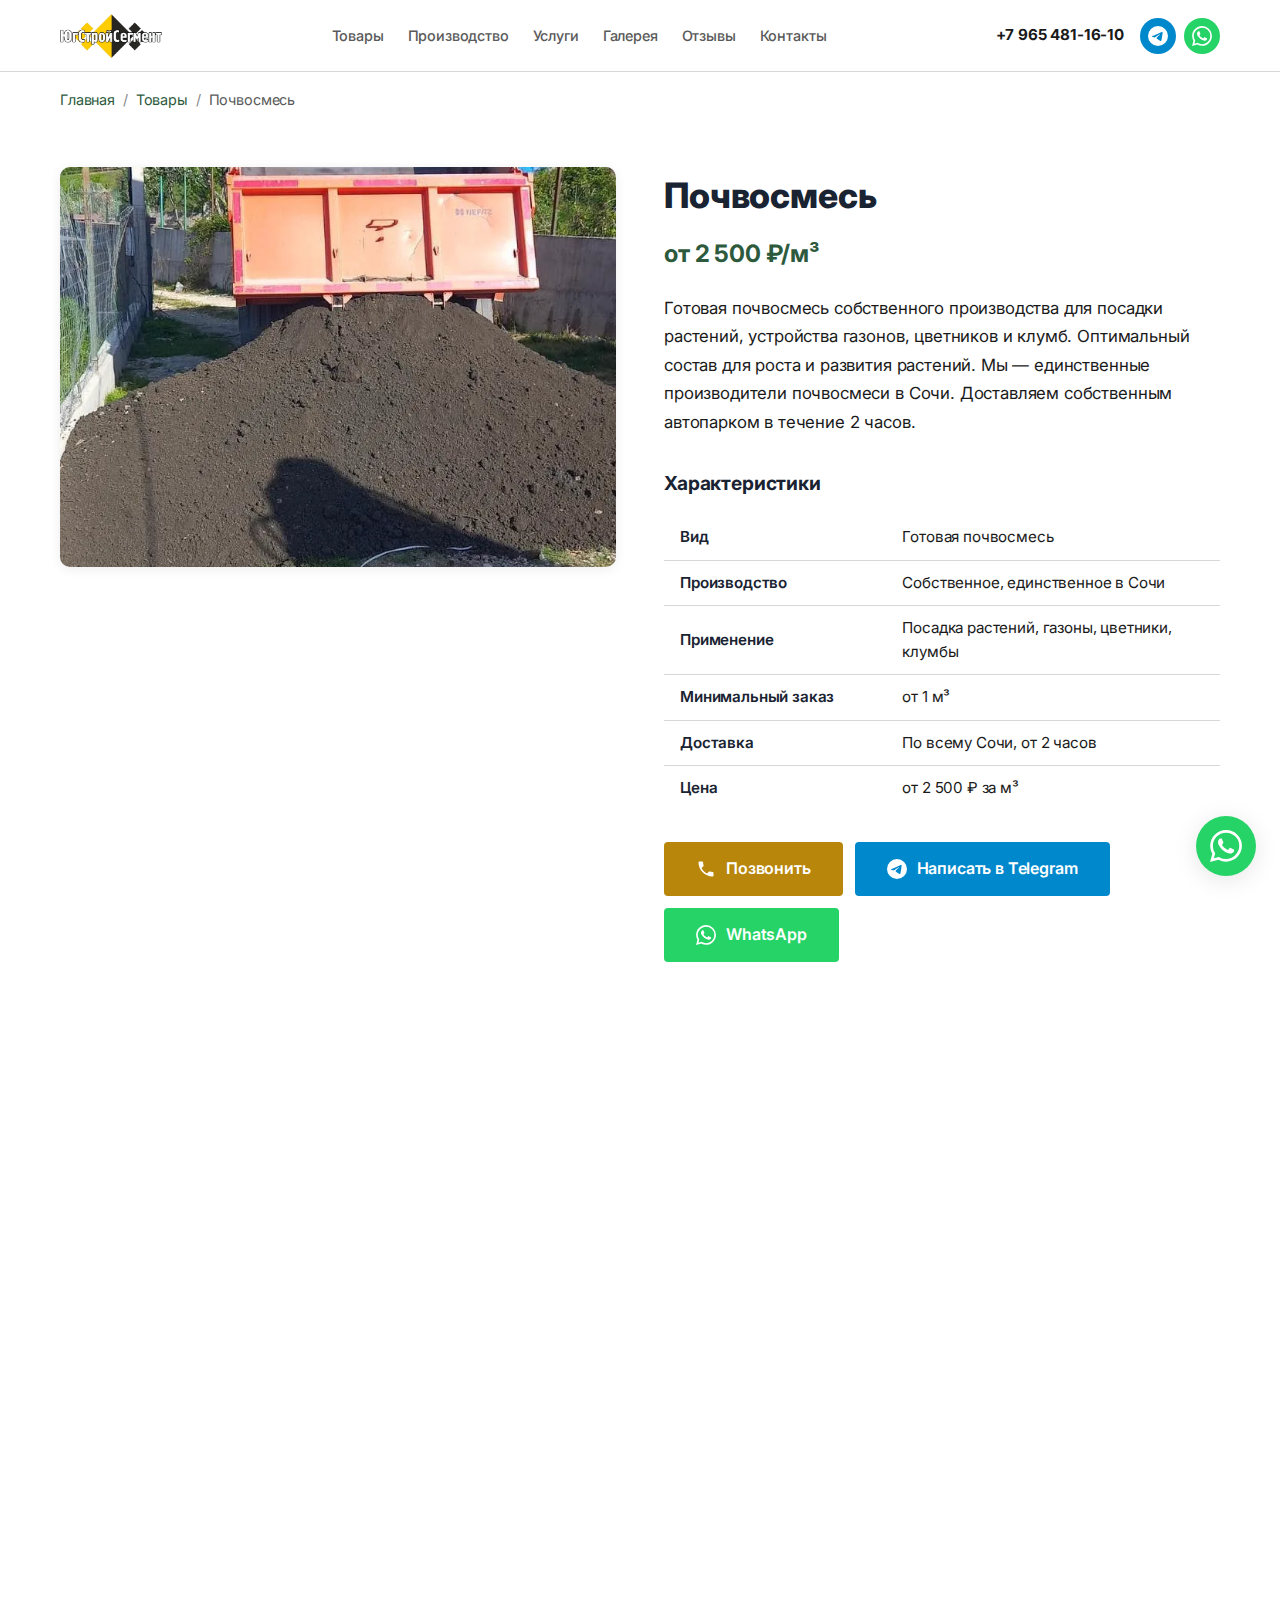
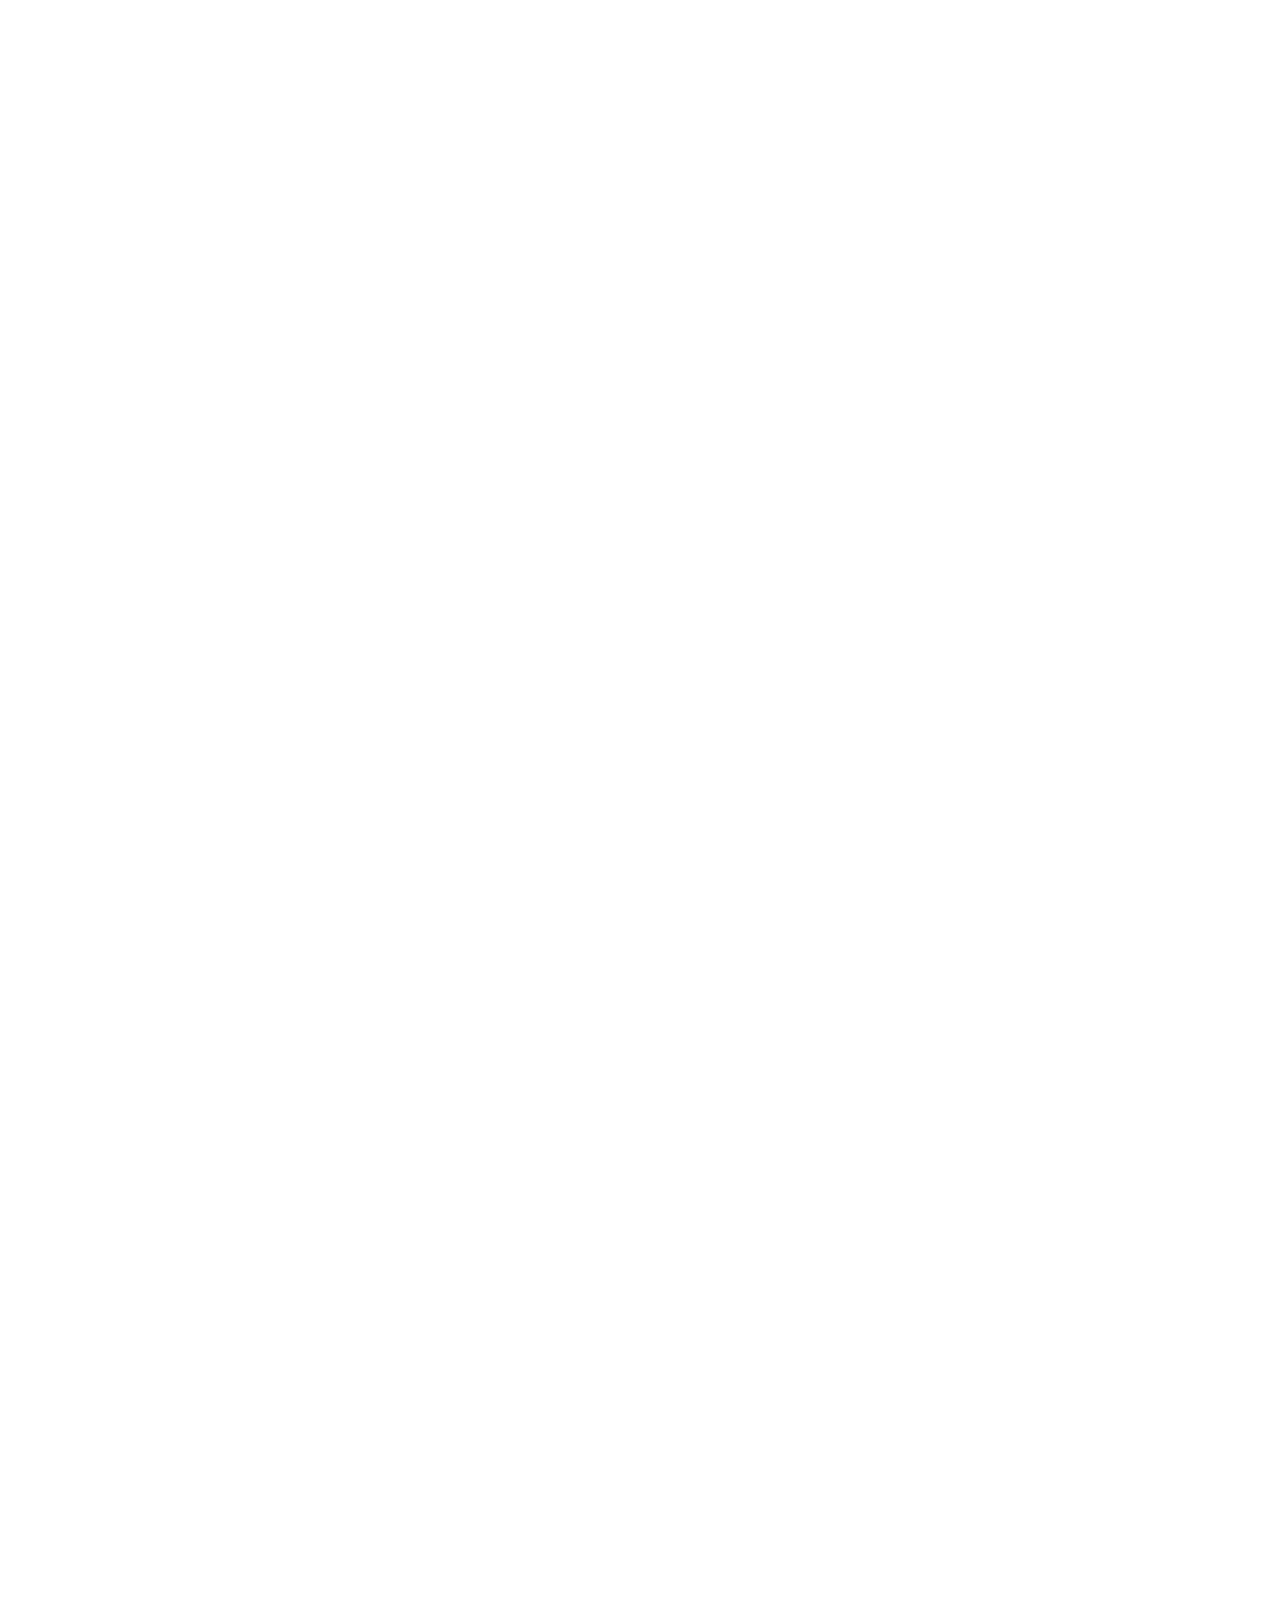
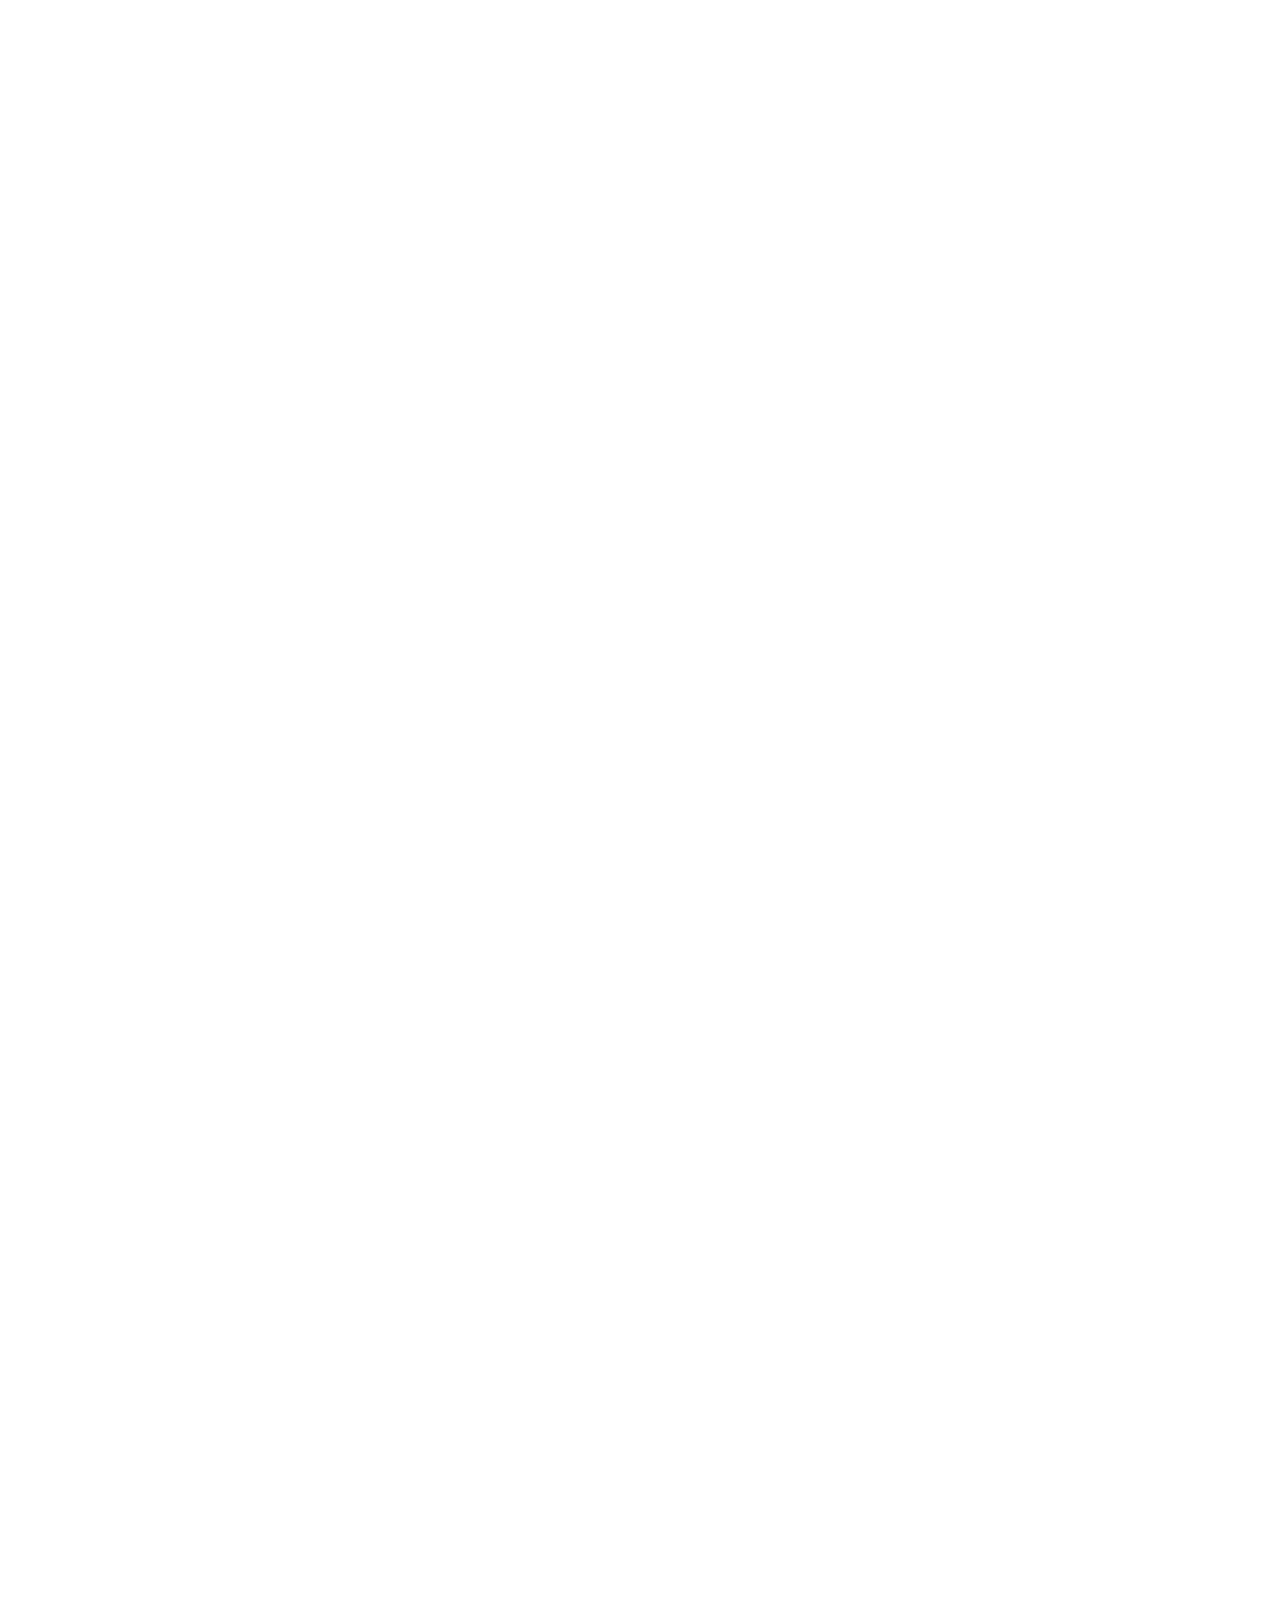
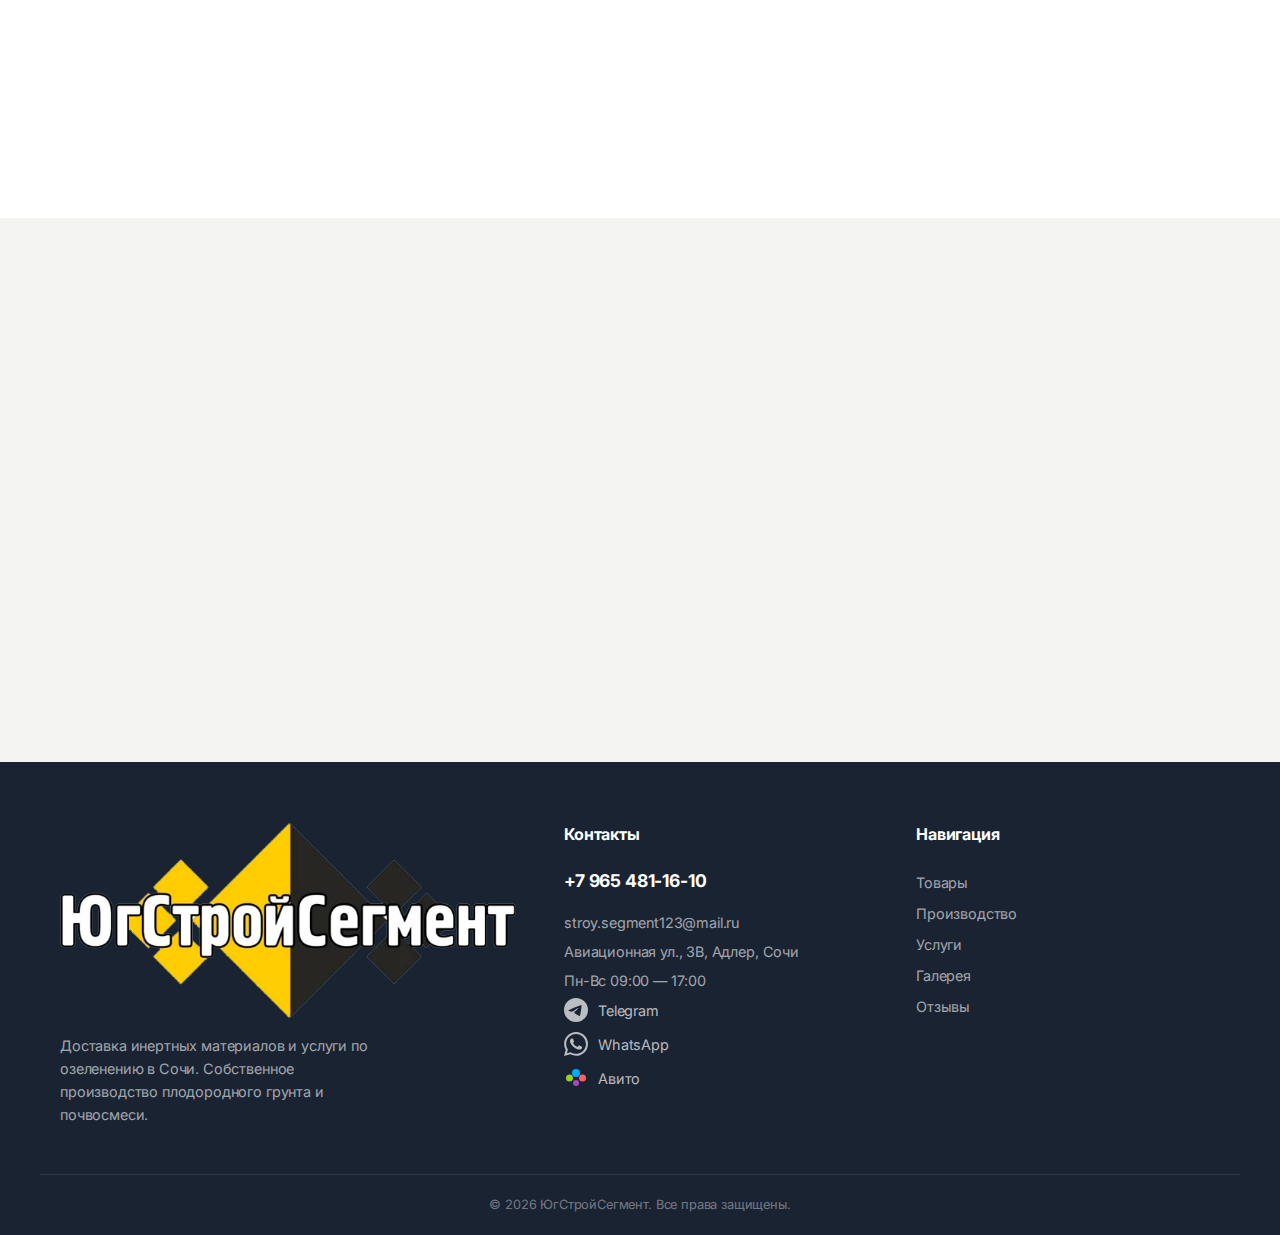
<file: pochvosmes.html>
<!DOCTYPE html>
<html lang="ru">
<head>
    <meta charset="UTF-8">
    <meta name="viewport" content="width=device-width, initial-scale=1.0">
    <meta name="description" content="Купить почвосмесь в Сочи с доставкой от 2 500 ₽/м³. Готовая почвосмесь собственного производства для посадки, газонов, цветников. Доставка за 2 часа. ЮгСтройСегмент.">
    <meta name="keywords" content="почвосмесь Сочи, купить почвосмесь, почвогрунт Сочи, грунт для посадки Сочи, почвосмесь для газона, почвосмесь цена, почвосмесь Адлер">
    <title>Почвосмесь — купить с доставкой в Сочи | ЮгСтройСегмент</title>
    <link rel="icon" type="image/svg+xml" href="images/favicon.svg">
    <link rel="canonical" href="https://yugstroysegment.com/pochvosmes.html">
    <meta name="robots" content="index, follow">
    <meta name="geo.region" content="RU-KDA">
    <meta name="geo.placename" content="Сочи, Адлер">
    <meta property="og:type" content="product">
    <meta property="og:title" content="Почвосмесь — купить с доставкой в Сочи | ЮгСтройСегмент">
    <meta property="og:description" content="Готовая почвосмесь собственного производства для посадки, газонов, цветников. Доставка по Сочи от 2 500 ₽/м³.">
    <meta property="og:url" content="https://yugstroysegment.com/pochvosmes.html">
    <meta property="og:site_name" content="ЮгСтройСегмент">
    <meta property="og:locale" content="ru_RU">
    <meta property="og:image" content="https://yugstroysegment.com/images/products/pochvosmes.jpg">
    <link rel="preconnect" href="https://fonts.googleapis.com">
    <link rel="preconnect" href="https://fonts.gstatic.com" crossorigin>
    <link href="https://fonts.googleapis.com/css2?family=Inter:wght@400;500;600;700;800&display=swap" rel="stylesheet">
    <link rel="stylesheet" href="css/style.css">
    <!-- Google Analytics -->
    <script async src="https://www.googletagmanager.com/gtag/js?id=G-RYGE9WEEY8"></script>
    <script>
        window.dataLayer = window.dataLayer || [];
        function gtag(){dataLayer.push(arguments);}
        gtag('js', new Date());
        gtag('config', 'G-RYGE9WEEY8');
    </script>
    <!-- Yandex.Metrika -->
    <script type="text/javascript">
        (function(m,e,t,r,i,k,a){m[i]=m[i]||function(){(m[i].a=m[i].a||[]).push(arguments)};
        m[i].l=1*new Date();
        for(var j=0;j<document.scripts.length;j++){if(document.scripts[j].src===r){return;}}
        k=e.createElement(t),a=e.getElementsByTagName(t)[0],k.async=1,k.src=r,a.parentNode.insertBefore(k,a)})
        (window,document,"script","https://mc.yandex.ru/metrika/tag.js","ym");
        ym(106636251,"init",{clickmap:true,trackLinks:true,accurateTrackBounce:true,webvisor:true});
    </script>
    <noscript><div><img src="https://mc.yandex.ru/watch/106636251" style="position:absolute;left:-9999px;" alt=""/></div></noscript>
</head>
<body>

    <!-- HEADER -->
    <header class="header" id="header">
        <div class="container header__inner">
            <a href="index.html" class="header__logo">
                <picture>
                    <source srcset="images/logo-main-re.webp" type="image/webp">
                    <img src="images/logo-main-re.png" alt="ЮгСтройСегмент" class="header__logo-img">
                </picture>
            </a>
            <nav class="header__nav" id="nav">
                <a href="index.html#products" class="nav__link">Товары</a>
                <a href="index.html#production" class="nav__link">Производство</a>
                <a href="index.html#services" class="nav__link">Услуги</a>
                <a href="index.html#gallery" class="nav__link">Галерея</a>
                <a href="index.html#reviews" class="nav__link">Отзывы</a>
                <a href="index.html#contacts" class="nav__link">Контакты</a>
            </nav>
            <div class="header__contacts">
                <a href="tel:+79654811610" class="header__phone">+7 965 481-16-10</a>
                <div class="header__messengers">
                    <a href="https://t.me/yugstroysegment" target="_blank" rel="noopener" class="messenger-icon messenger-icon--tg" aria-label="Telegram">
                        <svg viewBox="0 0 24 24" fill="currentColor"><path d="M11.944 0A12 12 0 000 12a12 12 0 0012 12 12 12 0 0012-12A12 12 0 0012 0a12 12 0 00-.056 0zm4.962 7.224c.1-.002.321.023.465.14a.506.506 0 01.171.325c.016.093.036.306.02.472-.18 1.898-.962 6.502-1.36 8.627-.168.9-.499 1.201-.82 1.23-.696.065-1.225-.46-1.9-.902-1.056-.693-1.653-1.124-2.678-1.8-1.185-.78-.417-1.21.258-1.91.177-.184 3.247-2.977 3.307-3.23.007-.032.014-.15-.056-.212s-.174-.041-.249-.024c-.106.024-1.793 1.14-5.061 3.345-.479.33-.913.49-1.302.48-.428-.008-1.252-.241-1.865-.44-.752-.245-1.349-.374-1.297-.789.027-.216.325-.437.893-.663 3.498-1.524 5.83-2.529 6.998-3.014 3.332-1.386 4.025-1.627 4.476-1.635z"/></svg>
                    </a>
                    <a href="https://wa.me/79654811610" target="_blank" rel="noopener" class="messenger-icon messenger-icon--wa" aria-label="WhatsApp">
                        <svg viewBox="0 0 24 24" fill="currentColor"><path d="M17.472 14.382c-.297-.149-1.758-.867-2.03-.967-.273-.099-.471-.148-.67.15-.197.297-.767.966-.94 1.164-.173.199-.347.223-.644.075-.297-.15-1.255-.463-2.39-1.475-.883-.788-1.48-1.761-1.653-2.059-.173-.297-.018-.458.13-.606.134-.133.298-.347.446-.52.149-.174.198-.298.298-.497.099-.198.05-.371-.025-.52-.075-.149-.669-1.612-.916-2.207-.242-.579-.487-.5-.669-.51-.173-.008-.371-.01-.57-.01-.198 0-.52.074-.792.372-.272.297-1.04 1.016-1.04 2.479 0 1.462 1.065 2.875 1.213 3.074.149.198 2.096 3.2 5.077 4.487.709.306 1.262.489 1.694.625.712.227 1.36.195 1.871.118.571-.085 1.758-.719 2.006-1.413.248-.694.248-1.289.173-1.413-.074-.124-.272-.198-.57-.347m-5.421 7.403h-.004a9.87 9.87 0 01-5.031-1.378l-.361-.214-3.741.982.998-3.648-.235-.374a9.86 9.86 0 01-1.51-5.26c.001-5.45 4.436-9.884 9.888-9.884 2.64 0 5.122 1.03 6.988 2.898a9.825 9.825 0 012.893 6.994c-.003 5.45-4.437 9.884-9.885 9.884m8.413-18.297A11.815 11.815 0 0012.05 0C5.495 0 .16 5.335.157 11.892c0 2.096.547 4.142 1.588 5.945L.057 24l6.305-1.654a11.882 11.882 0 005.683 1.448h.005c6.554 0 11.89-5.335 11.893-11.893a11.821 11.821 0 00-3.48-8.413z"/></svg>
                    </a>
                </div>
            </div>
            <button class="header__burger" id="burger" aria-label="Меню">
                <span></span>
                <span></span>
                <span></span>
            </button>
        </div>
    </header>

    <!-- BREADCRUMBS -->
    <nav class="breadcrumbs">
        <div class="container">
            <a href="index.html">Главная</a>
            <span class="breadcrumbs__separator">/</span>
            <a href="index.html#products">Товары</a>
            <span class="breadcrumbs__separator">/</span>
            <span>Почвосмесь</span>
        </div>
    </nav>

    <!-- PRODUCT PAGE -->
    <section class="product-page">
        <div class="container product-page__inner">
            <div class="product-page__image">
                <picture>
                    <source srcset="images/products/pochvosmes.webp" type="image/webp">
                    <img src="images/products/pochvosmes.jpg" alt="Почвосмесь — купить в Сочи с доставкой">
                </picture>
            </div>
            <div class="product-page__info">
                <h1>Почвосмесь</h1>
                <p class="product-page__price">от 2 500 ₽/м³</p>
                <p class="product-page__desc">Готовая почвосмесь собственного производства для посадки растений, устройства газонов, цветников и клумб. Оптимальный состав для роста и развития растений. Мы — единственные производители почвосмеси в Сочи. Доставляем собственным автопарком в течение 2 часов.</p>

                <div class="product-page__specs">
                    <h2>Характеристики</h2>
                    <table>
                        <tr><td>Вид</td><td>Готовая почвосмесь</td></tr>
                        <tr><td>Производство</td><td>Собственное, единственное в Сочи</td></tr>
                        <tr><td>Применение</td><td>Посадка растений, газоны, цветники, клумбы</td></tr>
                        <tr><td>Минимальный заказ</td><td>от 1 м³</td></tr>
                        <tr><td>Доставка</td><td>По всему Сочи, от 2 часов</td></tr>
                        <tr><td>Цена</td><td>от 2 500 ₽ за м³</td></tr>
                    </table>
                </div>

                <div class="product-page__actions">
                    <a href="tel:+79654811610" class="btn btn--primary">
                        <svg viewBox="0 0 24 24" fill="currentColor" width="20" height="20"><path d="M6.62 10.79c1.44 2.83 3.76 5.14 6.59 6.59l2.2-2.2c.27-.27.67-.36 1.02-.24 1.12.37 2.33.57 3.57.57.55 0 1 .45 1 1V20c0 .55-.45 1-1 1-9.39 0-17-7.61-17-17 0-.55.45-1 1-1h3.5c.55 0 1 .45 1 1 0 1.25.2 2.45.57 3.57.11.35.03.74-.25 1.02l-2.2 2.2z"/></svg>
                        Позвонить
                    </a>
                    <a href="https://t.me/yugstroysegment" target="_blank" rel="noopener" class="btn btn--telegram">
                        <svg viewBox="0 0 24 24" fill="currentColor" width="20" height="20"><path d="M11.944 0A12 12 0 000 12a12 12 0 0012 12 12 12 0 0012-12A12 12 0 0012 0a12 12 0 00-.056 0zm4.962 7.224c.1-.002.321.023.465.14a.506.506 0 01.171.325c.016.093.036.306.02.472-.18 1.898-.962 6.502-1.36 8.627-.168.9-.499 1.201-.82 1.23-.696.065-1.225-.46-1.9-.902-1.056-.693-1.653-1.124-2.678-1.8-1.185-.78-.417-1.21.258-1.91.177-.184 3.247-2.977 3.307-3.23.007-.032.014-.15-.056-.212s-.174-.041-.249-.024c-.106.024-1.793 1.14-5.061 3.345-.479.33-.913.49-1.302.48-.428-.008-1.252-.241-1.865-.44-.752-.245-1.349-.374-1.297-.789.027-.216.325-.437.893-.663 3.498-1.524 5.83-2.529 6.998-3.014 3.332-1.386 4.025-1.627 4.476-1.635z"/></svg>
                        Написать в Telegram
                    </a>
                    <a href="https://wa.me/79654811610?text=%D0%97%D0%B4%D1%80%D0%B0%D0%B2%D1%81%D1%82%D0%B2%D1%83%D0%B9%D1%82%D0%B5!%20%D0%98%D0%BD%D1%82%D0%B5%D1%80%D0%B5%D1%81%D1%83%D0%B5%D1%82%20%D0%BF%D0%BE%D1%87%D0%B2%D0%BE%D1%81%D0%BC%D0%B5%D1%81%D1%8C." target="_blank" rel="noopener" class="btn btn--whatsapp">
                        <svg viewBox="0 0 24 24" fill="currentColor" width="20" height="20"><path d="M17.472 14.382c-.297-.149-1.758-.867-2.03-.967-.273-.099-.471-.148-.67.15-.197.297-.767.966-.94 1.164-.173.199-.347.223-.644.075-.297-.15-1.255-.463-2.39-1.475-.883-.788-1.48-1.761-1.653-2.059-.173-.297-.018-.458.13-.606.134-.133.298-.347.446-.52.149-.174.198-.298.298-.497.099-.198.05-.371-.025-.52-.075-.149-.669-1.612-.916-2.207-.242-.579-.487-.5-.669-.51-.173-.008-.371-.01-.57-.01-.198 0-.52.074-.792.372-.272.297-1.04 1.016-1.04 2.479 0 1.462 1.065 2.875 1.213 3.074.149.198 2.096 3.2 5.077 4.487.709.306 1.262.489 1.694.625.712.227 1.36.195 1.871.118.571-.085 1.758-.719 2.006-1.413.248-.694.248-1.289.173-1.413-.074-.124-.272-.198-.57-.347m-5.421 7.403h-.004a9.87 9.87 0 01-5.031-1.378l-.361-.214-3.741.982.998-3.648-.235-.374a9.86 9.86 0 01-1.51-5.26c.001-5.45 4.436-9.884 9.888-9.884 2.64 0 5.122 1.03 6.988 2.898a9.825 9.825 0 012.893 6.994c-.003 5.45-4.437 9.884-9.885 9.884m8.413-18.297A11.815 11.815 0 0012.05 0C5.495 0 .16 5.335.157 11.892c0 2.096.547 4.142 1.588 5.945L.057 24l6.305-1.654a11.882 11.882 0 005.683 1.448h.005c6.554 0 11.89-5.335 11.893-11.893a11.821 11.821 0 00-3.48-8.413z"/></svg>
                        WhatsApp
                    </a>
                </div>
            </div>
        </div>
    </section>

    <!-- PRODUCT GALLERY -->
    <section class="product-gallery">
        <div class="container">
            <h2 class="section-title">Виды почвосмеси</h2>
            <div class="product-gallery__grid">
                <div class="product-gallery__item">
                    <picture><source srcset="images/Материалы/Почвасмесь газонная.webp" type="image/webp"><img src="images/Материалы/Почвасмесь газонная.jpg" alt="Почвосмесь газонная" loading="lazy"></picture>
                    <p class="product-gallery__caption">Почвосмесь газонная</p>
                </div>
                <div class="product-gallery__item">
                    <picture><source srcset="images/Материалы/Почвасмесь для газона посевного.webp" type="image/webp"><img src="images/Материалы/Почвасмесь для газона посевного.jpg" alt="Почвосмесь для посевного газона" loading="lazy"></picture>
                    <p class="product-gallery__caption">Для посевного газона</p>
                </div>
                <div class="product-gallery__item">
                    <picture><source srcset="images/Материалы/Почвасмесь в мешках.webp" type="image/webp"><img src="images/Материалы/Почвасмесь в мешках.jpg" alt="Почвосмесь в мешках" loading="lazy"></picture>
                    <p class="product-gallery__caption">Почвосмесь в мешках</p>
                </div>
            </div>
        </div>
    </section>

    <!-- RELATED PRODUCTS -->
    <section class="related-products">
        <div class="container">
            <h2 class="section-title">Другие материалы</h2>
            <div class="related-products__grid">
                <a href="chernozem.html" class="product-card">
                    <div class="product-card__img"><picture><source srcset="images/products/chernozem.webp" type="image/webp"><img src="images/products/chernozem.jpg" alt="Чернозём" loading="lazy"></picture></div>
                    <div class="product-card__body">
                        <h3 class="product-card__title">Чернозём</h3>
                        <p class="product-card__price">от 2 900 ₽/м³</p>
                    </div>
                </a>
                <a href="pesok.html" class="product-card">
                    <div class="product-card__img"><picture><source srcset="images/products/pesok.webp" type="image/webp"><img src="images/products/pesok.jpg" alt="Песок" loading="lazy"></picture></div>
                    <div class="product-card__body">
                        <h3 class="product-card__title">Песок</h3>
                        <p class="product-card__price">от 600 ₽/т</p>
                    </div>
                </a>
                <a href="galka.html" class="product-card">
                    <div class="product-card__img"><picture><source srcset="images/Галька.webp" type="image/webp"><img src="images/Галька.jpg" alt="Галька" loading="lazy"></picture></div>
                    <div class="product-card__body">
                        <h3 class="product-card__title">Галька</h3>
                        <p class="product-card__price">от 1 000 ₽/м³</p>
                    </div>
                </a>
                <a href="keramzit.html" class="product-card">
                    <div class="product-card__img"><picture><source srcset="images/products/keramzit.webp" type="image/webp"><img src="images/products/keramzit.jpg" alt="Керамзит" loading="lazy"></picture></div>
                    <div class="product-card__body">
                        <h3 class="product-card__title">Керамзит</h3>
                        <p class="product-card__price">от 5 900 ₽/м³</p>
                    </div>
                </a>
            </div>
        </div>
    </section>

    <!-- FOOTER -->
    <footer class="footer" id="contacts">
        <div class="container footer__inner">
            <div class="footer__brand">
                <picture>
                    <source srcset="images/logo-main-re.webp" type="image/webp">
                    <img src="images/logo-main-re.png" alt="ЮгСтройСегмент" class="footer__logo">
                </picture>
                <p class="footer__desc">Доставка инертных материалов и услуги по озеленению в Сочи. Собственное производство плодородного грунта и почвосмеси.</p>
            </div>
            <div class="footer__contacts">
                <h3 class="footer__heading">Контакты</h3>
                <a href="tel:+79654811610" class="footer__phone">+7 965 481-16-10</a>
                <p class="footer__email">stroy.segment123@mail.ru</p>
                <p class="footer__address">Авиационная ул., 3В, Адлер, Сочи</p>
                <p class="footer__hours">Пн-Вс 09:00 — 17:00</p>
                <div class="footer__messengers">
                    <a href="https://t.me/yugstroysegment" target="_blank" rel="noopener" class="footer__messenger">
                        <svg viewBox="0 0 24 24" fill="currentColor" width="24" height="24"><path d="M11.944 0A12 12 0 000 12a12 12 0 0012 12 12 12 0 0012-12A12 12 0 0012 0a12 12 0 00-.056 0zm4.962 7.224c.1-.002.321.023.465.14a.506.506 0 01.171.325c.016.093.036.306.02.472-.18 1.898-.962 6.502-1.36 8.627-.168.9-.499 1.201-.82 1.23-.696.065-1.225-.46-1.9-.902-1.056-.693-1.653-1.124-2.678-1.8-1.185-.78-.417-1.21.258-1.91.177-.184 3.247-2.977 3.307-3.23.007-.032.014-.15-.056-.212s-.174-.041-.249-.024c-.106.024-1.793 1.14-5.061 3.345-.479.33-.913.49-1.302.48-.428-.008-1.252-.241-1.865-.44-.752-.245-1.349-.374-1.297-.789.027-.216.325-.437.893-.663 3.498-1.524 5.83-2.529 6.998-3.014 3.332-1.386 4.025-1.627 4.476-1.635z"/></svg>
                        Telegram
                    </a>
                    <a href="https://wa.me/79654811610" target="_blank" rel="noopener" class="footer__messenger">
                        <svg viewBox="0 0 24 24" fill="currentColor" width="24" height="24"><path d="M17.472 14.382c-.297-.149-1.758-.867-2.03-.967-.273-.099-.471-.148-.67.15-.197.297-.767.966-.94 1.164-.173.199-.347.223-.644.075-.297-.15-1.255-.463-2.39-1.475-.883-.788-1.48-1.761-1.653-2.059-.173-.297-.018-.458.13-.606.134-.133.298-.347.446-.52.149-.174.198-.298.298-.497.099-.198.05-.371-.025-.52-.075-.149-.669-1.612-.916-2.207-.242-.579-.487-.5-.669-.51-.173-.008-.371-.01-.57-.01-.198 0-.52.074-.792.372-.272.297-1.04 1.016-1.04 2.479 0 1.462 1.065 2.875 1.213 3.074.149.198 2.096 3.2 5.077 4.487.709.306 1.262.489 1.694.625.712.227 1.36.195 1.871.118.571-.085 1.758-.719 2.006-1.413.248-.694.248-1.289.173-1.413-.074-.124-.272-.198-.57-.347m-5.421 7.403h-.004a9.87 9.87 0 01-5.031-1.378l-.361-.214-3.741.982.998-3.648-.235-.374a9.86 9.86 0 01-1.51-5.26c.001-5.45 4.436-9.884 9.888-9.884 2.64 0 5.122 1.03 6.988 2.898a9.825 9.825 0 012.893 6.994c-.003 5.45-4.437 9.884-9.885 9.884m8.413-18.297A11.815 11.815 0 0012.05 0C5.495 0 .16 5.335.157 11.892c0 2.096.547 4.142 1.588 5.945L.057 24l6.305-1.654a11.882 11.882 0 005.683 1.448h.005c6.554 0 11.89-5.335 11.893-11.893a11.821 11.821 0 00-3.48-8.413z"/></svg>
                        WhatsApp
                    </a>
                    <a href="https://www.avito.ru/user/7773c42130274d512b81e7b8ccc0af90/profile" target="_blank" rel="noopener" class="footer__messenger">
                        <svg viewBox="0 0 24 24" width="24" height="24" fill="none"><circle cx="5.5" cy="12" r="3.5" fill="#97CF26"/><circle cx="12" cy="7" r="4" fill="#00AAFF"/><circle cx="18.5" cy="12" r="3.5" fill="#FF6163"/><circle cx="12" cy="17" r="3" fill="#AB47BC"/></svg>
                        Авито
                    </a>
                </div>
            </div>
            <div class="footer__nav">
                <h3 class="footer__heading">Навигация</h3>
                <a href="index.html#products" class="footer__link">Товары</a>
                <a href="index.html#production" class="footer__link">Производство</a>
                <a href="index.html#services" class="footer__link">Услуги</a>
                <a href="index.html#gallery" class="footer__link">Галерея</a>
                <a href="index.html#reviews" class="footer__link">Отзывы</a>
            </div>
        </div>
        <div class="footer__bottom">
            <div class="container">
                <p>&copy; 2026 ЮгСтройСегмент. Все права защищены.</p>
            </div>
        </div>
    </footer>

    <!-- FLOATING WHATSAPP BUTTON -->
    <a href="https://wa.me/79654811610?text=%D0%97%D0%B4%D1%80%D0%B0%D0%B2%D1%81%D1%82%D0%B2%D1%83%D0%B9%D1%82%D0%B5!" target="_blank" rel="noopener" class="floating-wa" aria-label="Написать в WhatsApp">
        <svg viewBox="0 0 24 24" fill="currentColor"><path d="M17.472 14.382c-.297-.149-1.758-.867-2.03-.967-.273-.099-.471-.148-.67.15-.197.297-.767.966-.94 1.164-.173.199-.347.223-.644.075-.297-.15-1.255-.463-2.39-1.475-.883-.788-1.48-1.761-1.653-2.059-.173-.297-.018-.458.13-.606.134-.133.298-.347.446-.52.149-.174.198-.298.298-.497.099-.198.05-.371-.025-.52-.075-.149-.669-1.612-.916-2.207-.242-.579-.487-.5-.669-.51-.173-.008-.371-.01-.57-.01-.198 0-.52.074-.792.372-.272.297-1.04 1.016-1.04 2.479 0 1.462 1.065 2.875 1.213 3.074.149.198 2.096 3.2 5.077 4.487.709.306 1.262.489 1.694.625.712.227 1.36.195 1.871.118.571-.085 1.758-.719 2.006-1.413.248-.694.248-1.289.173-1.413-.074-.124-.272-.198-.57-.347m-5.421 7.403h-.004a9.87 9.87 0 01-5.031-1.378l-.361-.214-3.741.982.998-3.648-.235-.374a9.86 9.86 0 01-1.51-5.26c.001-5.45 4.436-9.884 9.888-9.884 2.64 0 5.122 1.03 6.988 2.898a9.825 9.825 0 012.893 6.994c-.003 5.45-4.437 9.884-9.885 9.884m8.413-18.297A11.815 11.815 0 0012.05 0C5.495 0 .16 5.335.157 11.892c0 2.096.547 4.142 1.588 5.945L.057 24l6.305-1.654a11.882 11.882 0 005.683 1.448h.005c6.554 0 11.89-5.335 11.893-11.893a11.821 11.821 0 00-3.48-8.413z"/></svg>
    </a>

    <!-- LIGHTBOX -->
    <div class="lightbox" id="lightbox">
        <button class="lightbox__close" id="lightboxClose">&times;</button>
        <button class="lightbox__nav lightbox__nav--prev" id="lightboxPrev">&#10094;</button>
        <button class="lightbox__nav lightbox__nav--next" id="lightboxNext">&#10095;</button>
        <div class="lightbox__content" id="lightboxContent"></div>
    </div>

    <!-- JSON-LD BreadcrumbList -->
    <script type="application/ld+json">
    {
        "@context": "https://schema.org",
        "@type": "BreadcrumbList",
        "itemListElement": [
            {"@type": "ListItem", "position": 1, "name": "Главная", "item": "https://yugstroysegment.com/"},
            {"@type": "ListItem", "position": 2, "name": "Товары", "item": "https://yugstroysegment.com/#products"},
            {"@type": "ListItem", "position": 3, "name": "Почвосмесь"}
        ]
    }
    </script>

    <!-- JSON-LD Product -->
    <script type="application/ld+json">
    {
        "@context": "https://schema.org",
        "@type": "Product",
        "name": "Почвосмесь",
        "description": "Готовая почвосмесь собственного производства для посадки растений, устройства газонов, цветников и клумб. Доставка по Сочи.",
        "image": "https://yugstroysegment.com/images/products/pochvosmes.jpg",
        "brand": {"@type": "Brand", "name": "ЮгСтройСегмент"},
        "offers": {
            "@type": "Offer",
            "price": "2500",
            "priceCurrency": "RUB",
            "unitText": "м³",
            "availability": "https://schema.org/InStock",
            "seller": {
                "@type": "LocalBusiness",
                "name": "ЮгСтройСегмент",
                "telephone": "+7-965-481-16-10",
                "address": {"@type": "PostalAddress", "addressLocality": "Сочи", "addressRegion": "Краснодарский край", "addressCountry": "RU"}
            }
        }
    }
    </script>
    <script src="js/main.js"></script>
</body>
</html>
</file>
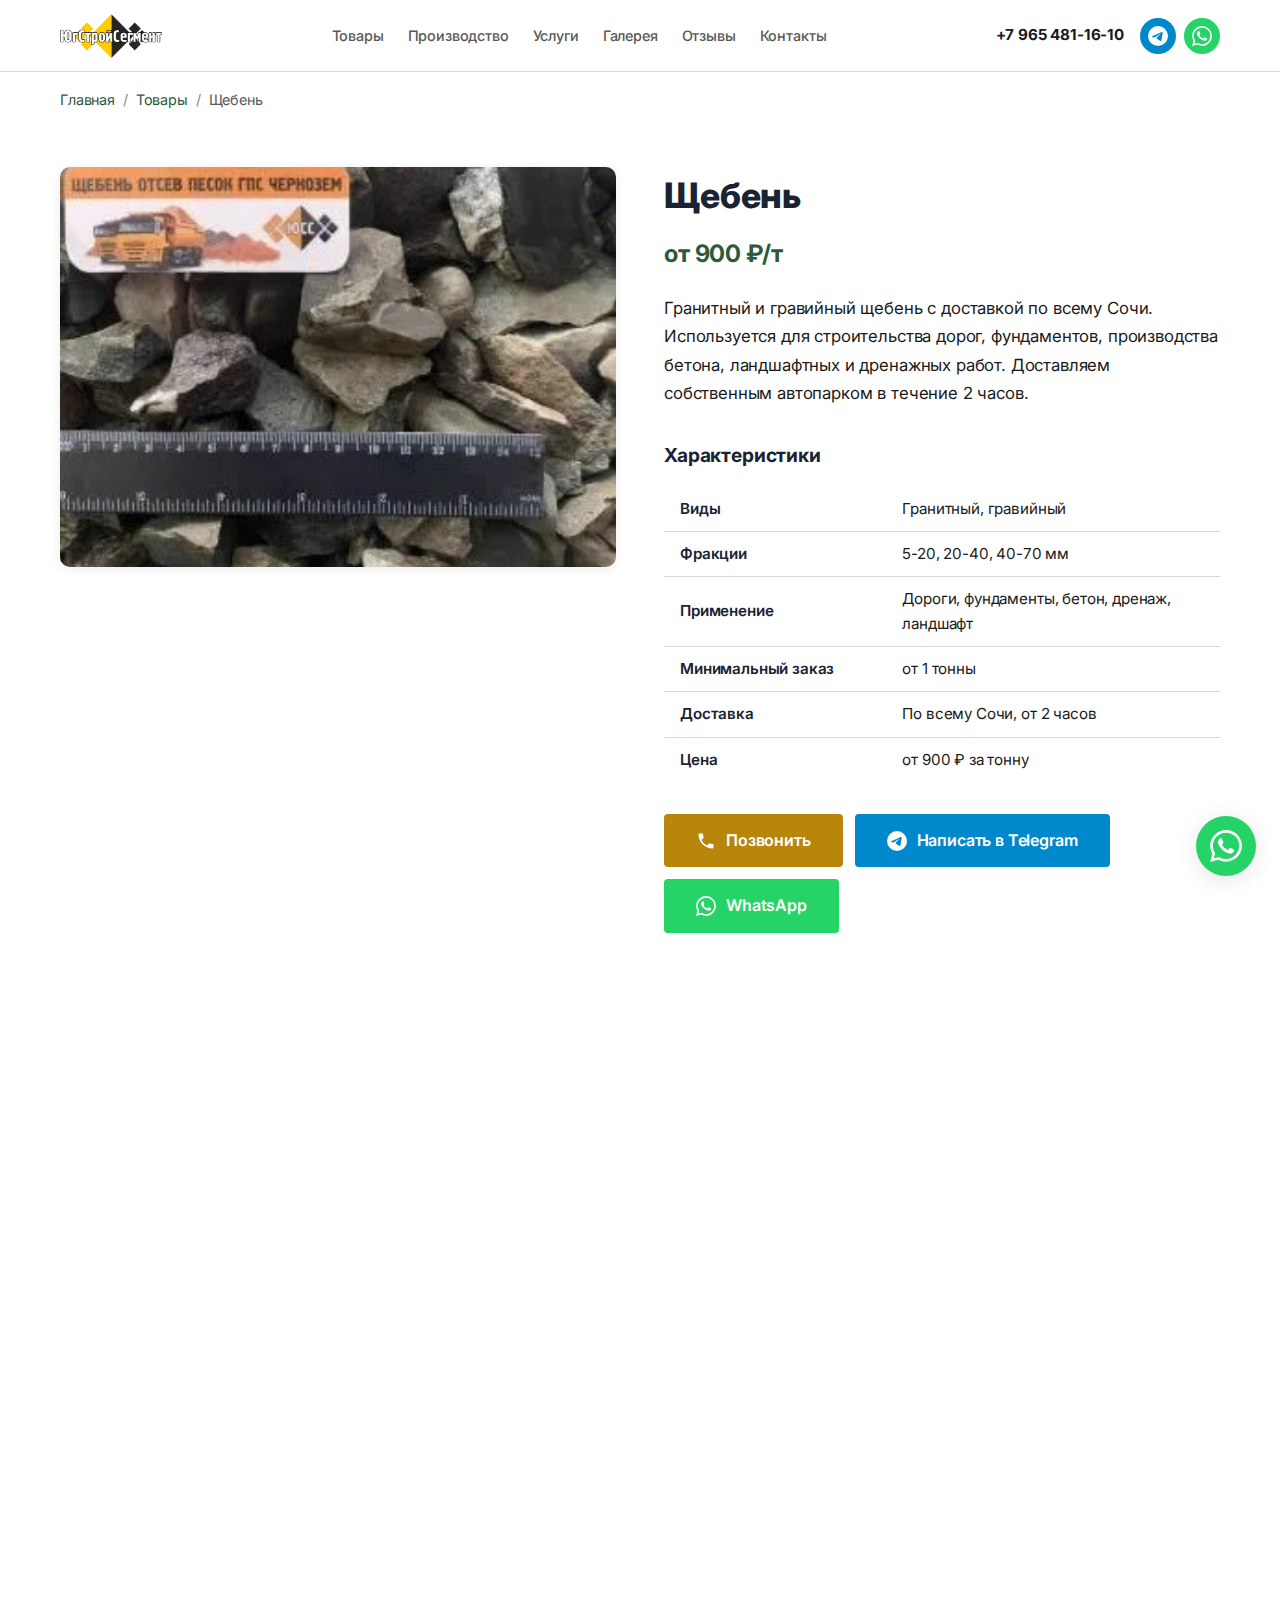
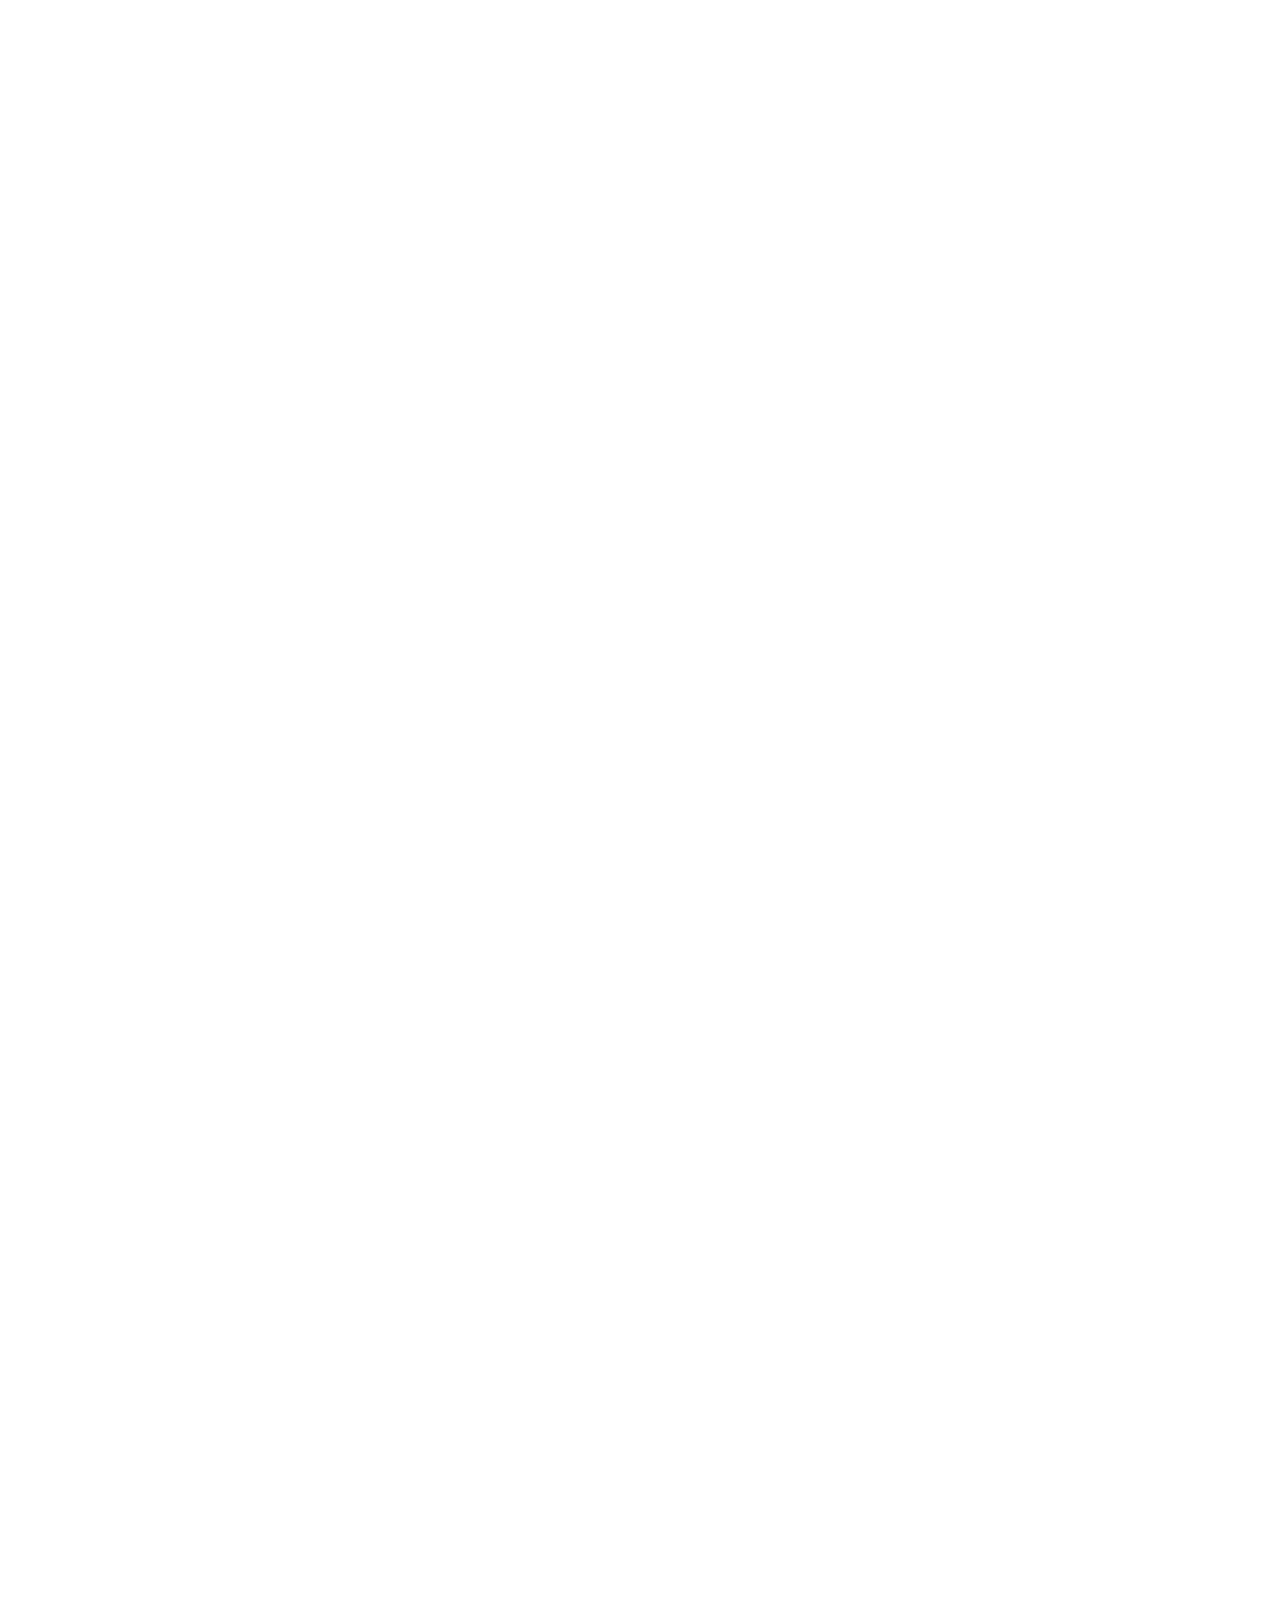
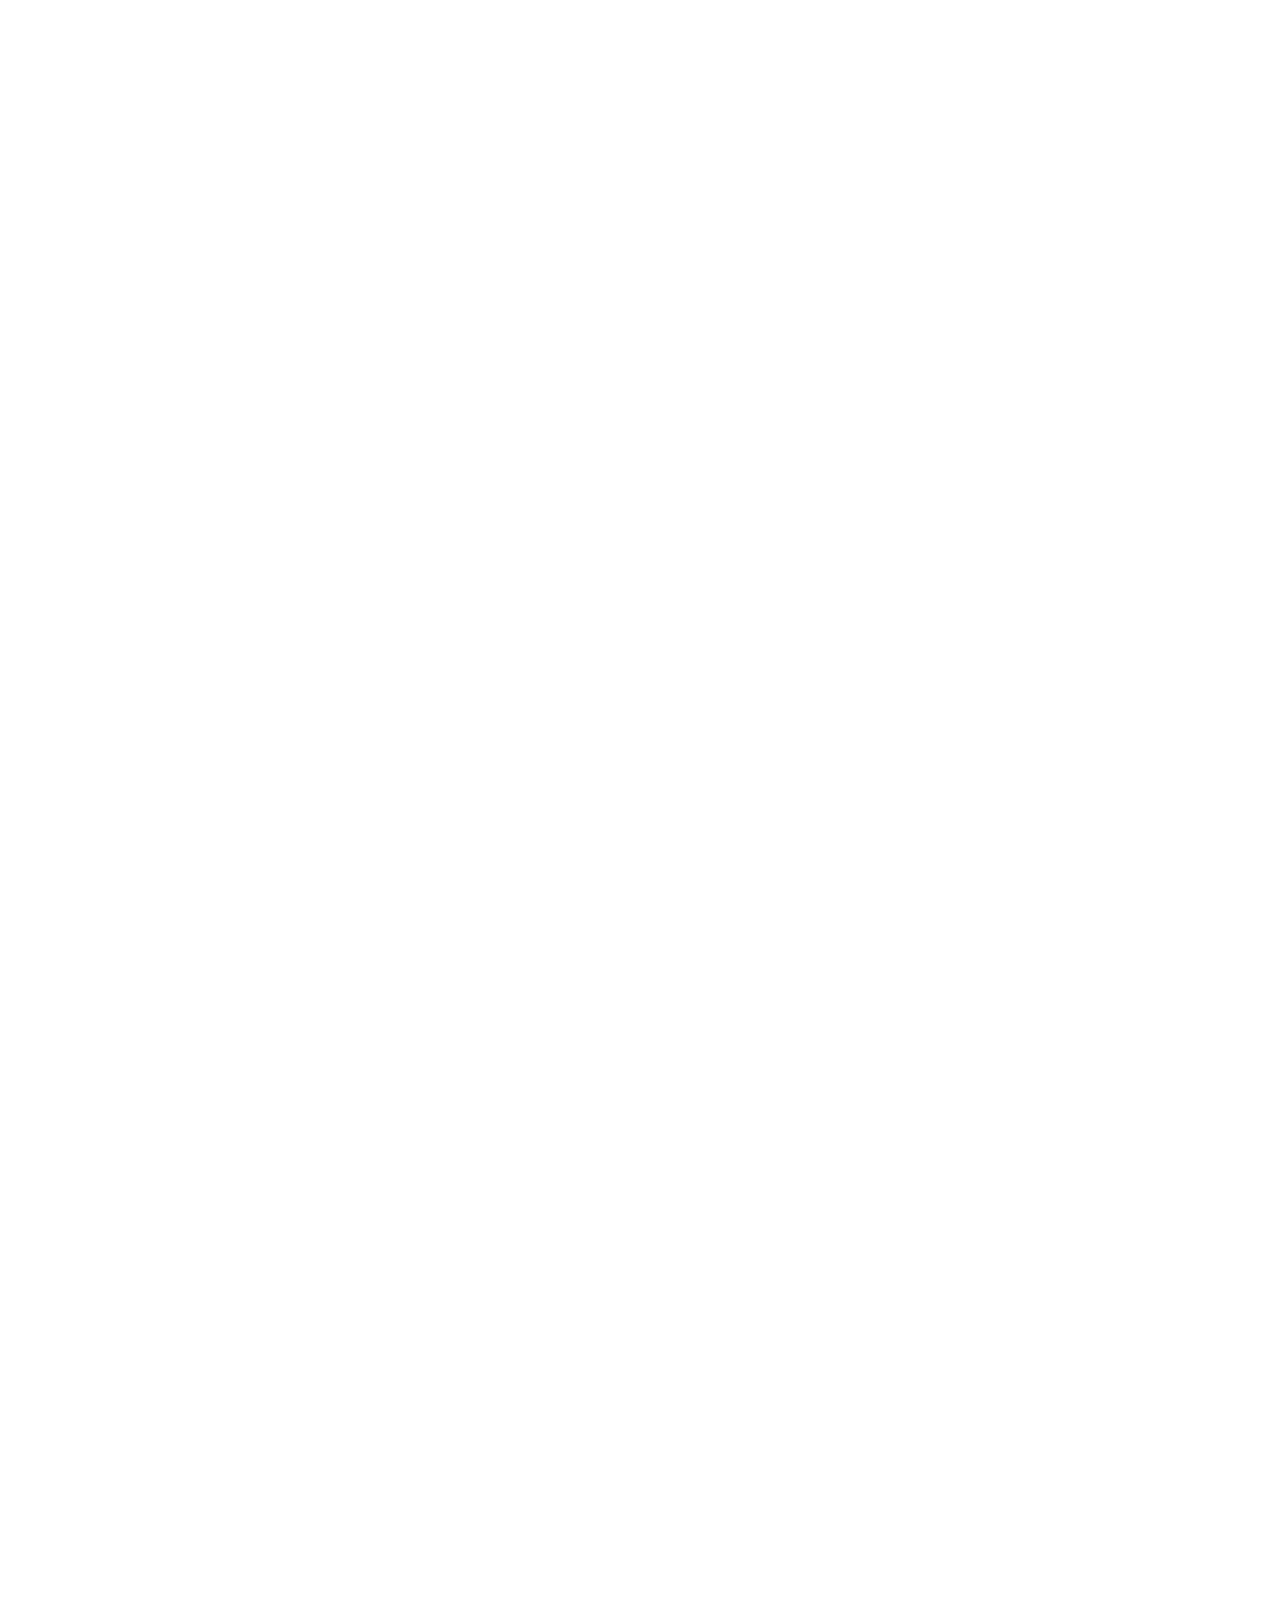
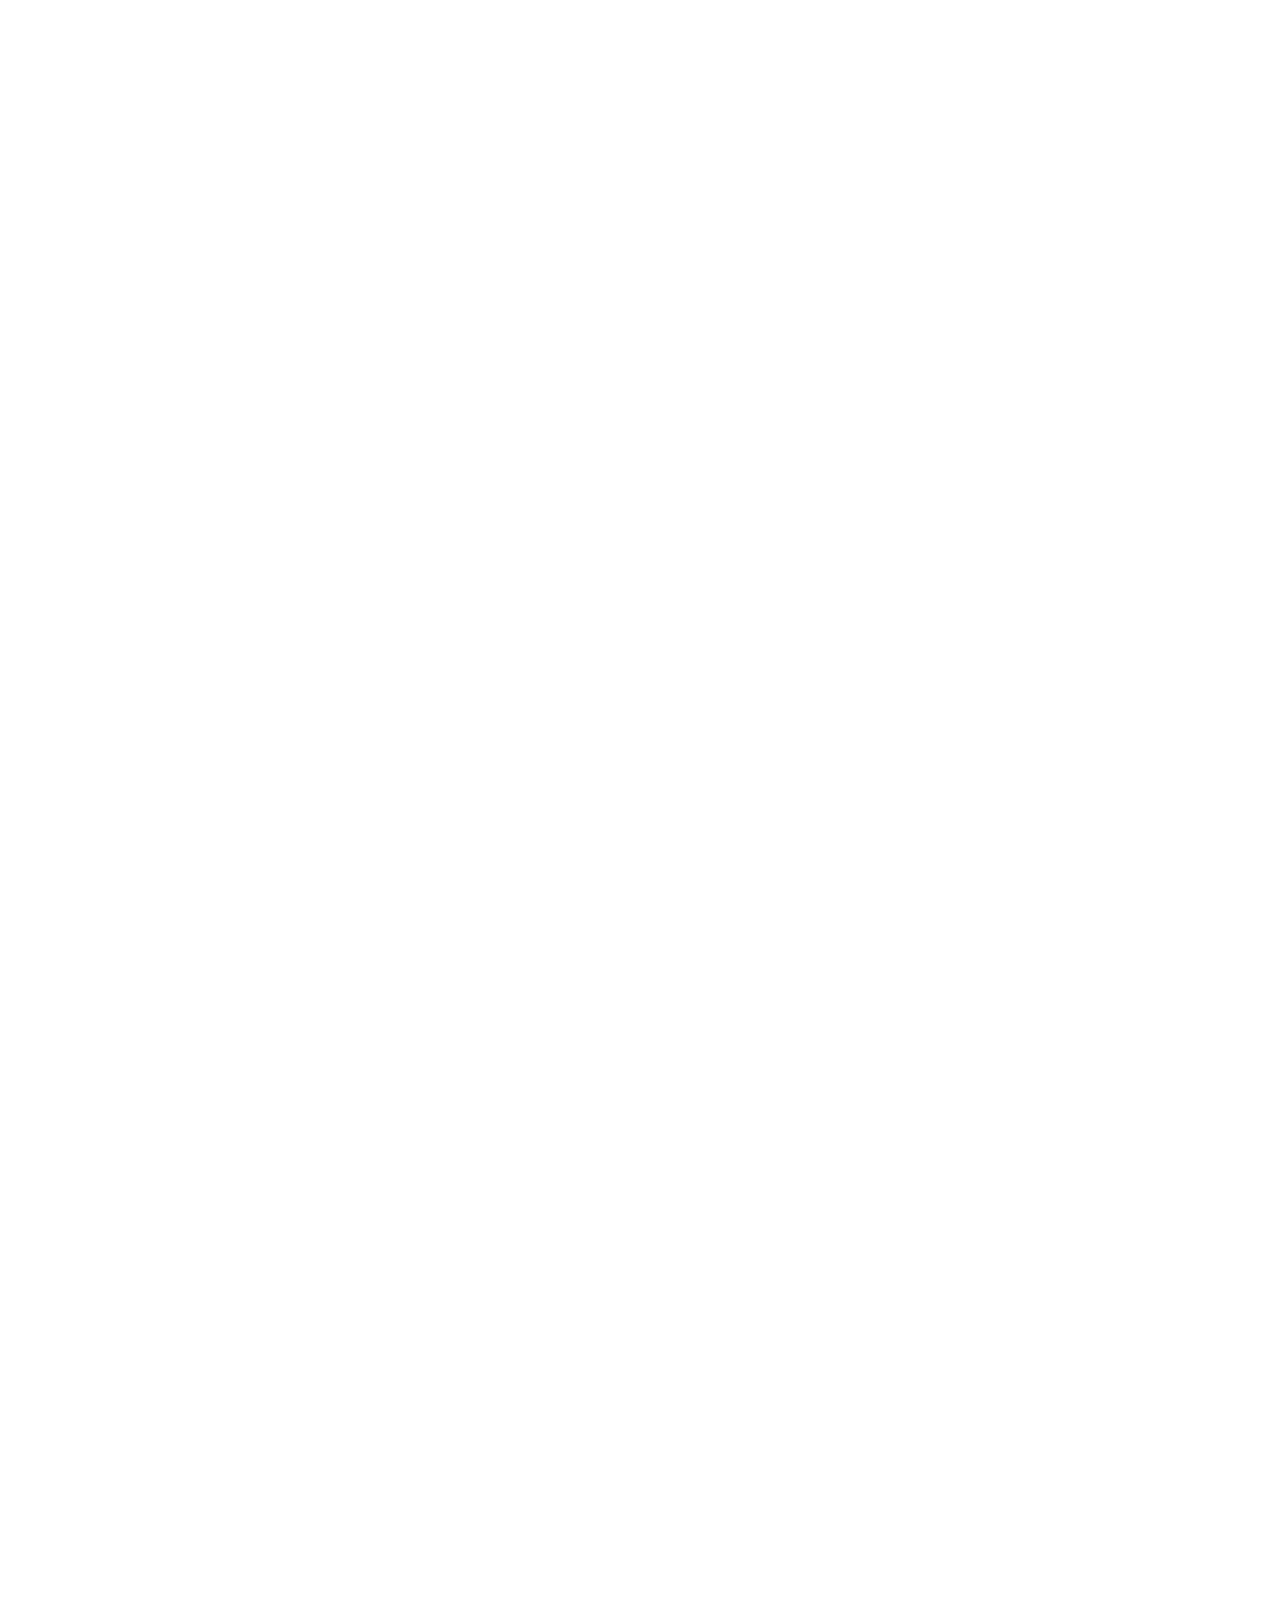
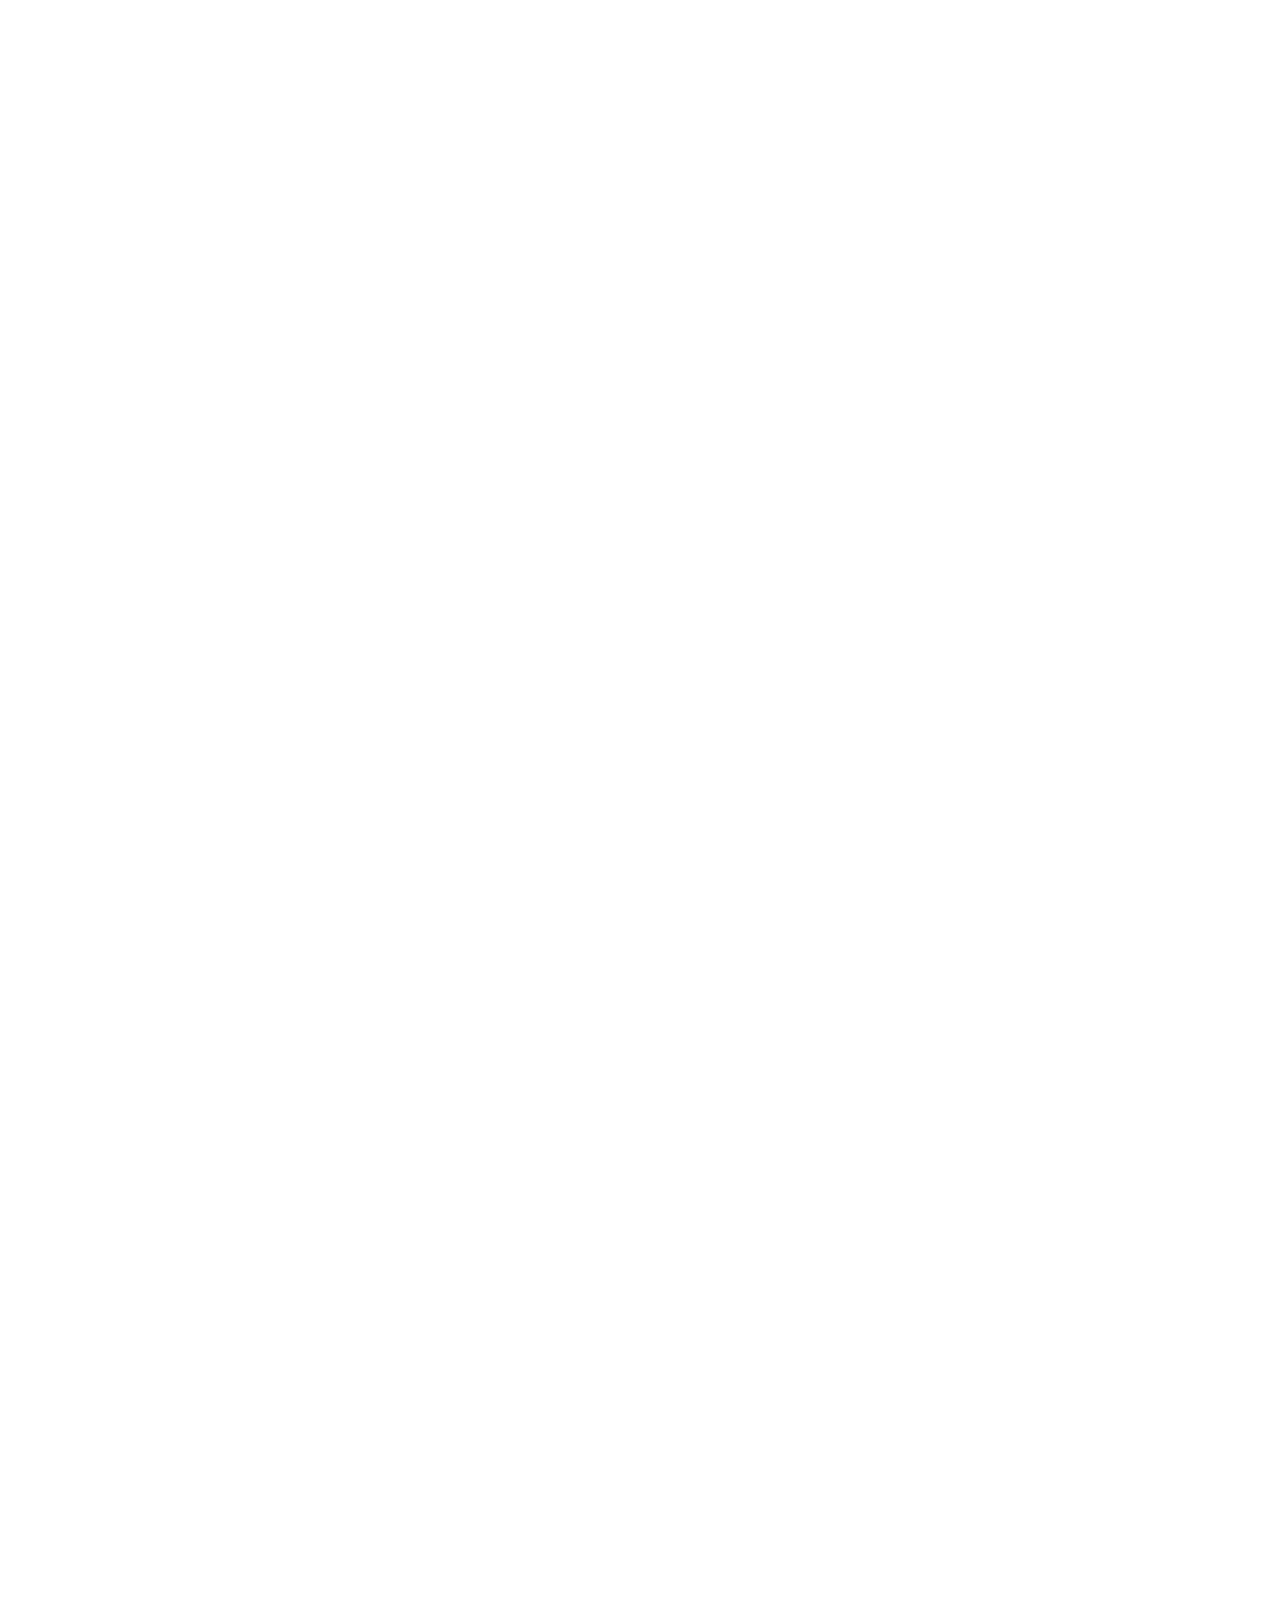
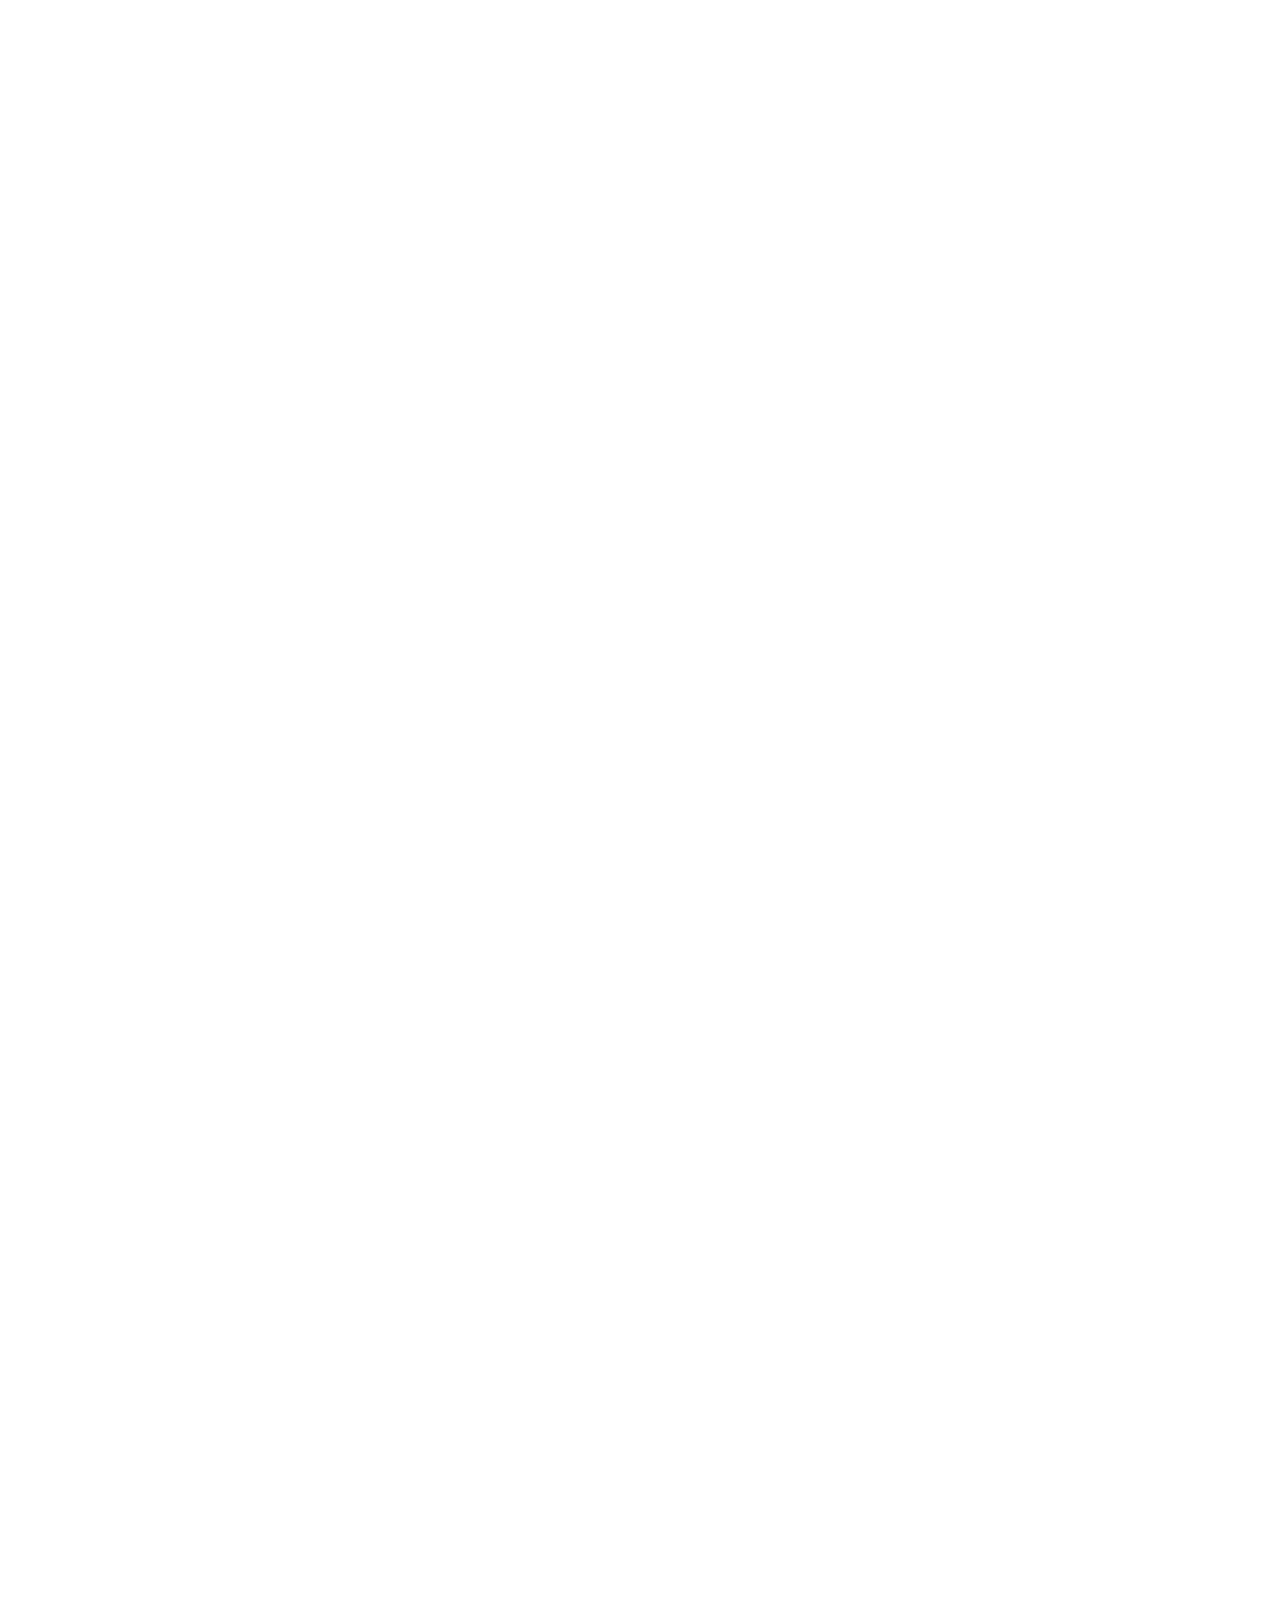
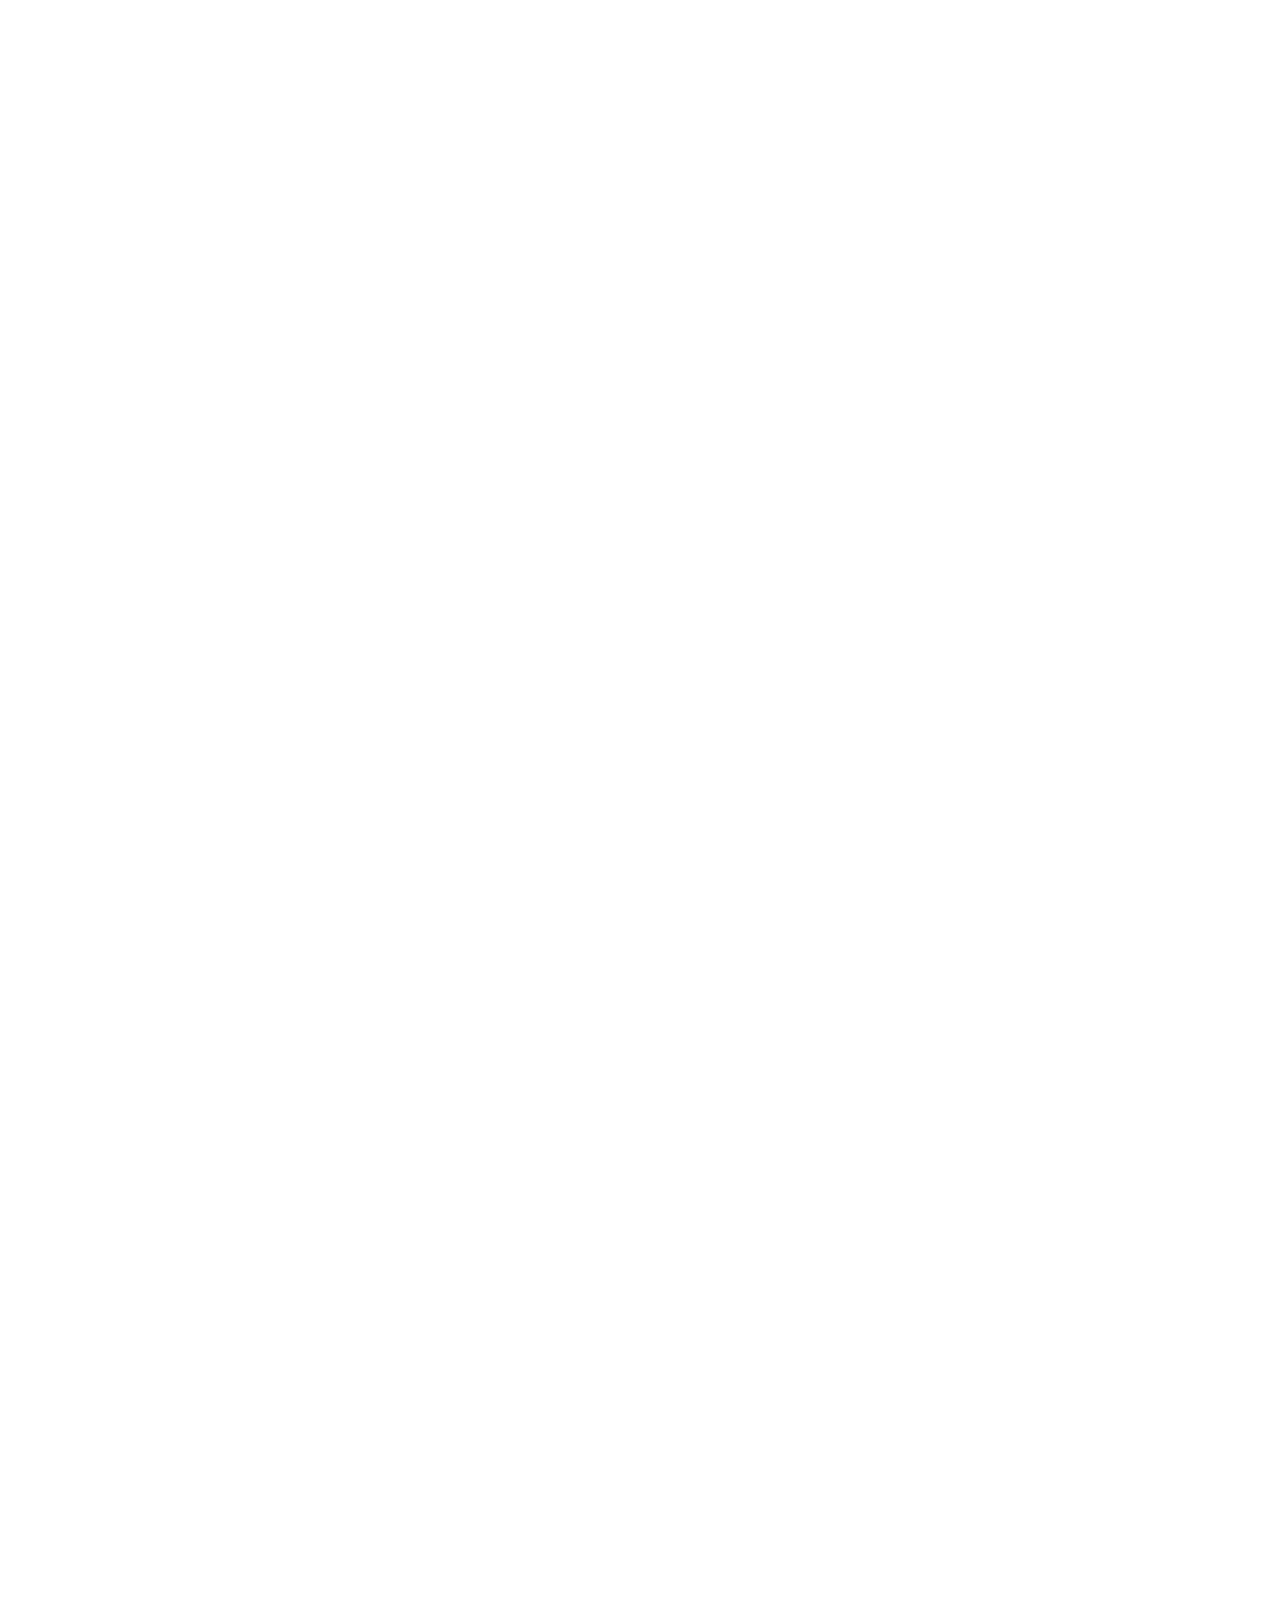
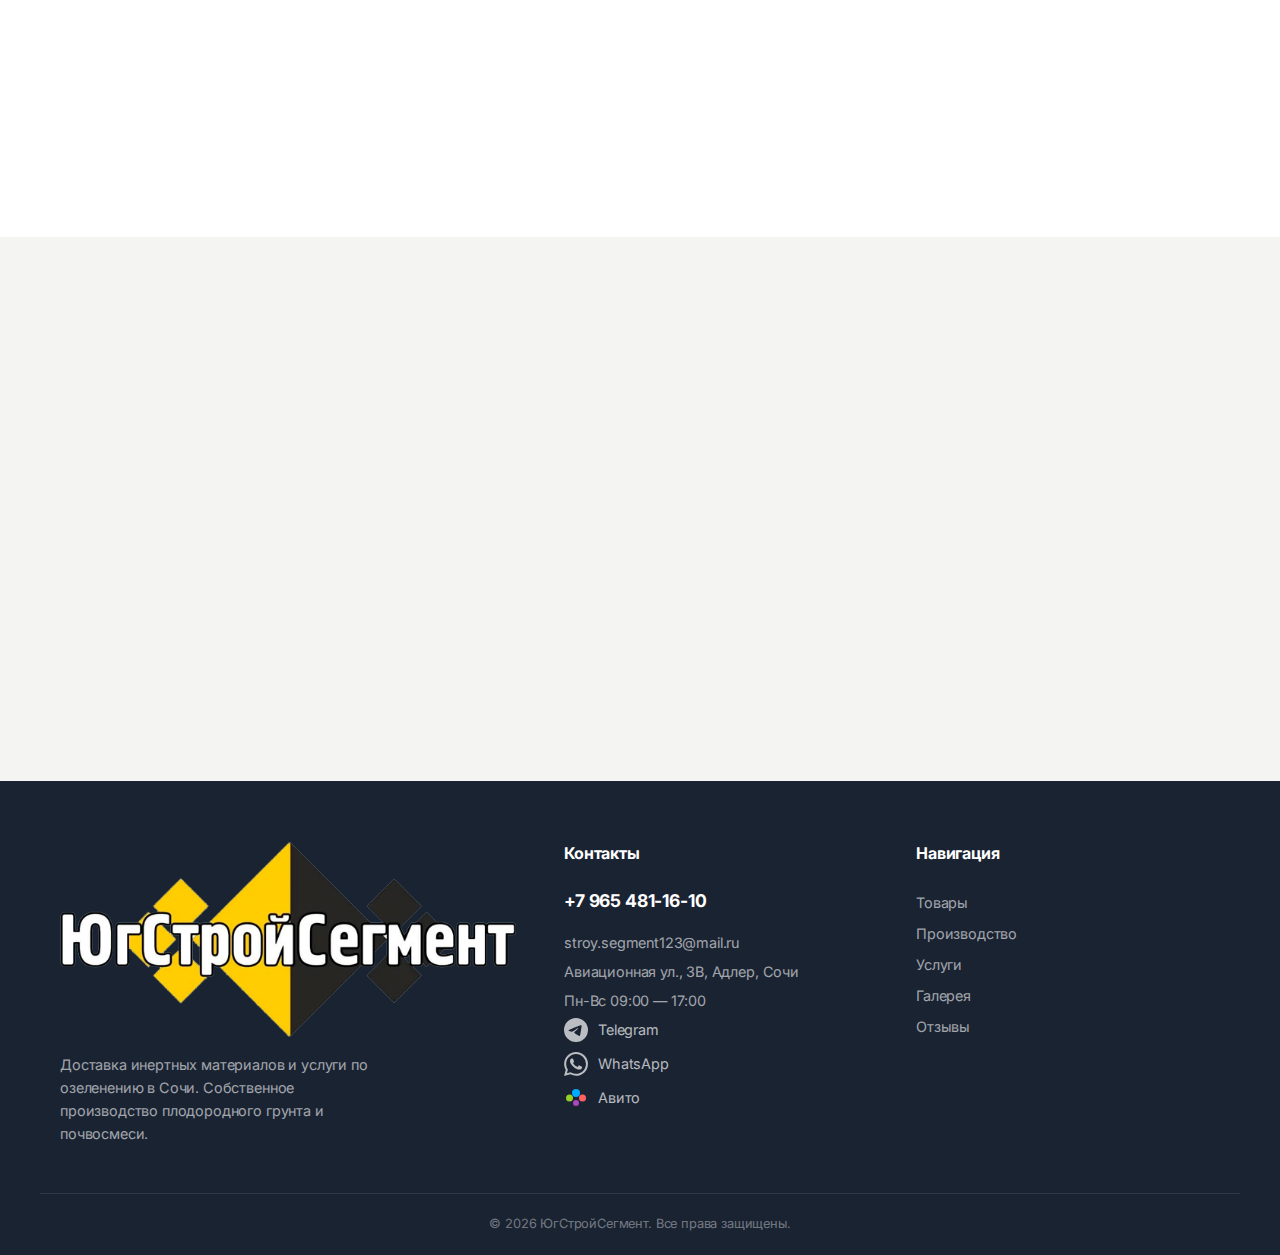
<file: scheben.html>
<!DOCTYPE html>
<html lang="ru">
<head>
    <meta charset="UTF-8">
    <meta name="viewport" content="width=device-width, initial-scale=1.0">
    <meta name="description" content="Купить щебень в Сочи с доставкой от 900 ₽/т. Гранитный и гравийный щебень фракций 5-20, 20-40, 40-70 мм. Доставка за 2 часа. ЮгСтройСегмент.">
    <meta name="keywords" content="щебень Сочи, купить щебень, доставка щебня Сочи, щебень гранитный, щебень гравийный, щебень фракция 5-20, щебень фракция 20-40, щебень Адлер, щебень цена Сочи">
    <title>Щебень — купить с доставкой в Сочи | ЮгСтройСегмент</title>
    <link rel="icon" type="image/svg+xml" href="images/favicon.svg">
    <link rel="canonical" href="https://yugstroysegment.com/scheben.html">
    <meta name="robots" content="index, follow">
    <meta name="geo.region" content="RU-KDA">
    <meta name="geo.placename" content="Сочи, Адлер">
    <meta property="og:type" content="product">
    <meta property="og:title" content="Щебень — купить с доставкой в Сочи | ЮгСтройСегмент">
    <meta property="og:description" content="Гранитный и гравийный щебень фракций 5-20, 20-40, 40-70 мм. Доставка по Сочи от 900 ₽/т.">
    <meta property="og:url" content="https://yugstroysegment.com/scheben.html">
    <meta property="og:site_name" content="ЮгСтройСегмент">
    <meta property="og:locale" content="ru_RU">
    <meta property="og:image" content="https://yugstroysegment.com/images/products/scheben.jpg">
    <link rel="preconnect" href="https://fonts.googleapis.com">
    <link rel="preconnect" href="https://fonts.gstatic.com" crossorigin>
    <link href="https://fonts.googleapis.com/css2?family=Inter:wght@400;500;600;700;800&display=swap" rel="stylesheet">
    <link rel="stylesheet" href="css/style.css">
</head>
<body>

    <!-- HEADER -->
    <header class="header" id="header">
        <div class="container header__inner">
            <a href="index.html" class="header__logo">
                <picture>
                    <source srcset="images/logo-main-re.webp" type="image/webp">
                    <img src="images/logo-main-re.png" alt="ЮгСтройСегмент" class="header__logo-img">
                </picture>
            </a>
            <nav class="header__nav" id="nav">
                <a href="index.html#products" class="nav__link">Товары</a>
                <a href="index.html#production" class="nav__link">Производство</a>
                <a href="index.html#services" class="nav__link">Услуги</a>
                <a href="index.html#gallery" class="nav__link">Галерея</a>
                <a href="index.html#reviews" class="nav__link">Отзывы</a>
                <a href="index.html#contacts" class="nav__link">Контакты</a>
            </nav>
            <div class="header__contacts">
                <a href="tel:+79654811610" class="header__phone">+7 965 481-16-10</a>
                <div class="header__messengers">
                    <a href="https://t.me/yugstroysegment" target="_blank" rel="noopener" class="messenger-icon messenger-icon--tg" aria-label="Telegram">
                        <svg viewBox="0 0 24 24" fill="currentColor"><path d="M11.944 0A12 12 0 000 12a12 12 0 0012 12 12 12 0 0012-12A12 12 0 0012 0a12 12 0 00-.056 0zm4.962 7.224c.1-.002.321.023.465.14a.506.506 0 01.171.325c.016.093.036.306.02.472-.18 1.898-.962 6.502-1.36 8.627-.168.9-.499 1.201-.82 1.23-.696.065-1.225-.46-1.9-.902-1.056-.693-1.653-1.124-2.678-1.8-1.185-.78-.417-1.21.258-1.91.177-.184 3.247-2.977 3.307-3.23.007-.032.014-.15-.056-.212s-.174-.041-.249-.024c-.106.024-1.793 1.14-5.061 3.345-.479.33-.913.49-1.302.48-.428-.008-1.252-.241-1.865-.44-.752-.245-1.349-.374-1.297-.789.027-.216.325-.437.893-.663 3.498-1.524 5.83-2.529 6.998-3.014 3.332-1.386 4.025-1.627 4.476-1.635z"/></svg>
                    </a>
                    <a href="https://wa.me/79654811610" target="_blank" rel="noopener" class="messenger-icon messenger-icon--wa" aria-label="WhatsApp">
                        <svg viewBox="0 0 24 24" fill="currentColor"><path d="M17.472 14.382c-.297-.149-1.758-.867-2.03-.967-.273-.099-.471-.148-.67.15-.197.297-.767.966-.94 1.164-.173.199-.347.223-.644.075-.297-.15-1.255-.463-2.39-1.475-.883-.788-1.48-1.761-1.653-2.059-.173-.297-.018-.458.13-.606.134-.133.298-.347.446-.52.149-.174.198-.298.298-.497.099-.198.05-.371-.025-.52-.075-.149-.669-1.612-.916-2.207-.242-.579-.487-.5-.669-.51-.173-.008-.371-.01-.57-.01-.198 0-.52.074-.792.372-.272.297-1.04 1.016-1.04 2.479 0 1.462 1.065 2.875 1.213 3.074.149.198 2.096 3.2 5.077 4.487.709.306 1.262.489 1.694.625.712.227 1.36.195 1.871.118.571-.085 1.758-.719 2.006-1.413.248-.694.248-1.289.173-1.413-.074-.124-.272-.198-.57-.347m-5.421 7.403h-.004a9.87 9.87 0 01-5.031-1.378l-.361-.214-3.741.982.998-3.648-.235-.374a9.86 9.86 0 01-1.51-5.26c.001-5.45 4.436-9.884 9.888-9.884 2.64 0 5.122 1.03 6.988 2.898a9.825 9.825 0 012.893 6.994c-.003 5.45-4.437 9.884-9.885 9.884m8.413-18.297A11.815 11.815 0 0012.05 0C5.495 0 .16 5.335.157 11.892c0 2.096.547 4.142 1.588 5.945L.057 24l6.305-1.654a11.882 11.882 0 005.683 1.448h.005c6.554 0 11.89-5.335 11.893-11.893a11.821 11.821 0 00-3.48-8.413z"/></svg>
                    </a>
                </div>
            </div>
            <button class="header__burger" id="burger" aria-label="Меню">
                <span></span>
                <span></span>
                <span></span>
            </button>
        </div>
    </header>

    <!-- BREADCRUMBS -->
    <nav class="breadcrumbs">
        <div class="container">
            <a href="index.html">Главная</a>
            <span class="breadcrumbs__separator">/</span>
            <a href="index.html#products">Товары</a>
            <span class="breadcrumbs__separator">/</span>
            <span>Щебень</span>
        </div>
    </nav>

    <!-- PRODUCT PAGE -->
    <section class="product-page">
        <div class="container product-page__inner">
            <div class="product-page__image">
                <picture>
                    <source srcset="images/products/scheben.webp" type="image/webp">
                    <img src="images/products/scheben.jpg" alt="Щебень — купить в Сочи с доставкой">
                </picture>
            </div>
            <div class="product-page__info">
                <h1>Щебень</h1>
                <p class="product-page__price">от 900 ₽/т</p>
                <p class="product-page__desc">Гранитный и гравийный щебень с доставкой по всему Сочи. Используется для строительства дорог, фундаментов, производства бетона, ландшафтных и дренажных работ. Доставляем собственным автопарком в течение 2 часов.</p>

                <div class="product-page__specs">
                    <h2>Характеристики</h2>
                    <table>
                        <tr><td>Виды</td><td>Гранитный, гравийный</td></tr>
                        <tr><td>Фракции</td><td>5-20, 20-40, 40-70 мм</td></tr>
                        <tr><td>Применение</td><td>Дороги, фундаменты, бетон, дренаж, ландшафт</td></tr>
                        <tr><td>Минимальный заказ</td><td>от 1 тонны</td></tr>
                        <tr><td>Доставка</td><td>По всему Сочи, от 2 часов</td></tr>
                        <tr><td>Цена</td><td>от 900 ₽ за тонну</td></tr>
                    </table>
                </div>

                <div class="product-page__actions">
                    <a href="tel:+79654811610" class="btn btn--primary">
                        <svg viewBox="0 0 24 24" fill="currentColor" width="20" height="20"><path d="M6.62 10.79c1.44 2.83 3.76 5.14 6.59 6.59l2.2-2.2c.27-.27.67-.36 1.02-.24 1.12.37 2.33.57 3.57.57.55 0 1 .45 1 1V20c0 .55-.45 1-1 1-9.39 0-17-7.61-17-17 0-.55.45-1 1-1h3.5c.55 0 1 .45 1 1 0 1.25.2 2.45.57 3.57.11.35.03.74-.25 1.02l-2.2 2.2z"/></svg>
                        Позвонить
                    </a>
                    <a href="https://t.me/yugstroysegment" target="_blank" rel="noopener" class="btn btn--telegram">
                        <svg viewBox="0 0 24 24" fill="currentColor" width="20" height="20"><path d="M11.944 0A12 12 0 000 12a12 12 0 0012 12 12 12 0 0012-12A12 12 0 0012 0a12 12 0 00-.056 0zm4.962 7.224c.1-.002.321.023.465.14a.506.506 0 01.171.325c.016.093.036.306.02.472-.18 1.898-.962 6.502-1.36 8.627-.168.9-.499 1.201-.82 1.23-.696.065-1.225-.46-1.9-.902-1.056-.693-1.653-1.124-2.678-1.8-1.185-.78-.417-1.21.258-1.91.177-.184 3.247-2.977 3.307-3.23.007-.032.014-.15-.056-.212s-.174-.041-.249-.024c-.106.024-1.793 1.14-5.061 3.345-.479.33-.913.49-1.302.48-.428-.008-1.252-.241-1.865-.44-.752-.245-1.349-.374-1.297-.789.027-.216.325-.437.893-.663 3.498-1.524 5.83-2.529 6.998-3.014 3.332-1.386 4.025-1.627 4.476-1.635z"/></svg>
                        Написать в Telegram
                    </a>
                    <a href="https://wa.me/79654811610?text=%D0%97%D0%B4%D1%80%D0%B0%D0%B2%D1%81%D1%82%D0%B2%D1%83%D0%B9%D1%82%D0%B5!%20%D0%98%D0%BD%D1%82%D0%B5%D1%80%D0%B5%D1%81%D1%83%D0%B5%D1%82%20%D1%89%D0%B5%D0%B1%D0%B5%D0%BD%D1%8C." target="_blank" rel="noopener" class="btn btn--whatsapp">
                        <svg viewBox="0 0 24 24" fill="currentColor" width="20" height="20"><path d="M17.472 14.382c-.297-.149-1.758-.867-2.03-.967-.273-.099-.471-.148-.67.15-.197.297-.767.966-.94 1.164-.173.199-.347.223-.644.075-.297-.15-1.255-.463-2.39-1.475-.883-.788-1.48-1.761-1.653-2.059-.173-.297-.018-.458.13-.606.134-.133.298-.347.446-.52.149-.174.198-.298.298-.497.099-.198.05-.371-.025-.52-.075-.149-.669-1.612-.916-2.207-.242-.579-.487-.5-.669-.51-.173-.008-.371-.01-.57-.01-.198 0-.52.074-.792.372-.272.297-1.04 1.016-1.04 2.479 0 1.462 1.065 2.875 1.213 3.074.149.198 2.096 3.2 5.077 4.487.709.306 1.262.489 1.694.625.712.227 1.36.195 1.871.118.571-.085 1.758-.719 2.006-1.413.248-.694.248-1.289.173-1.413-.074-.124-.272-.198-.57-.347m-5.421 7.403h-.004a9.87 9.87 0 01-5.031-1.378l-.361-.214-3.741.982.998-3.648-.235-.374a9.86 9.86 0 01-1.51-5.26c.001-5.45 4.436-9.884 9.888-9.884 2.64 0 5.122 1.03 6.988 2.898a9.825 9.825 0 012.893 6.994c-.003 5.45-4.437 9.884-9.885 9.884m8.413-18.297A11.815 11.815 0 0012.05 0C5.495 0 .16 5.335.157 11.892c0 2.096.547 4.142 1.588 5.945L.057 24l6.305-1.654a11.882 11.882 0 005.683 1.448h.005c6.554 0 11.89-5.335 11.893-11.893a11.821 11.821 0 00-3.48-8.413z"/></svg>
                        WhatsApp
                    </a>
                </div>
            </div>
        </div>
    </section>

    <!-- PRODUCT GALLERY -->
    <section class="product-gallery">
        <div class="container">
            <h2 class="section-title">Виды щебня</h2>
            <div class="product-gallery__grid">
                <div class="product-gallery__item">
                    <picture><source srcset="images/Материалы/Щебень скальный 5-20мм М600.webp" type="image/webp"><img src="images/Материалы/Щебень скальный 5-20мм М600.jpg" alt="Щебень скальный 5-20 мм М600" loading="lazy"></picture>
                    <p class="product-gallery__caption">Скальный 5-20 мм, М600</p>
                </div>
                <div class="product-gallery__item">
                    <picture><source srcset="images/Материалы/Щебень 20-40мм М600.webp" type="image/webp"><img src="images/Материалы/Щебень 20-40мм М600.jpg" alt="Щебень 20-40 мм М600" loading="lazy"></picture>
                    <p class="product-gallery__caption">Щебень 20-40 мм, М600</p>
                </div>
                <div class="product-gallery__item">
                    <picture><source srcset="images/Материалы/Щебень скальный 20-40мм М600.webp" type="image/webp"><img src="images/Материалы/Щебень скальный 20-40мм М600.jpg" alt="Щебень скальный 20-40 мм М600" loading="lazy"></picture>
                    <p class="product-gallery__caption">Скальный 20-40 мм, М600</p>
                </div>
                <div class="product-gallery__item">
                    <picture><source srcset="images/Материалы/Щебень скальный 20-40мм.webp" type="image/webp"><img src="images/Материалы/Щебень скальный 20-40мм.jpg" alt="Щебень скальный 20-40 мм" loading="lazy"></picture>
                    <p class="product-gallery__caption">Скальный 20-40 мм</p>
                </div>
                <div class="product-gallery__item">
                    <picture><source srcset="images/Материалы/Щебень гравийный 20-40мм М1200.webp" type="image/webp"><img src="images/Материалы/Щебень гравийный 20-40мм М1200.jpg" alt="Щебень гравийный 20-40 мм М1200" loading="lazy"></picture>
                    <p class="product-gallery__caption">Гравийный 20-40 мм, М1200</p>
                </div>
                <div class="product-gallery__item">
                    <picture><source srcset="images/Материалы/Карьерный щебень 40-70мм.webp" type="image/webp"><img src="images/Материалы/Карьерный щебень 40-70мм.jpg" alt="Карьерный щебень 40-70 мм" loading="lazy"></picture>
                    <p class="product-gallery__caption">Карьерный 40-70 мм</p>
                </div>
                <div class="product-gallery__item">
                    <picture><source srcset="images/Материалы/Щебень скальный 40-70мм М600.webp" type="image/webp"><img src="images/Материалы/Щебень скальный 40-70мм М600.jpg" alt="Щебень скальный 40-70 мм М600" loading="lazy"></picture>
                    <p class="product-gallery__caption">Скальный 40-70 мм, М600</p>
                </div>
                <div class="product-gallery__item">
                    <picture><source srcset="images/Материалы/Щебень-галька для дренажа 40-120мм М800.webp" type="image/webp"><img src="images/Материалы/Щебень-галька для дренажа 40-120мм М800.jpg" alt="Щебень-галька для дренажа 40-120 мм М800" loading="lazy"></picture>
                    <p class="product-gallery__caption">Щебень-галька для дренажа 40-120 мм, М800</p>
                </div>
            </div>
        </div>
    </section>

    <!-- RELATED PRODUCTS -->
    <section class="related-products">
        <div class="container">
            <h2 class="section-title">Другие материалы</h2>
            <div class="related-products__grid">
                <a href="pesok.html" class="product-card">
                    <div class="product-card__img"><picture><source srcset="images/products/pesok.webp" type="image/webp"><img src="images/products/pesok.jpg" alt="Песок" loading="lazy"></picture></div>
                    <div class="product-card__body">
                        <h3 class="product-card__title">Песок</h3>
                        <p class="product-card__price">от 600 ₽/т</p>
                    </div>
                </a>
                <a href="otsev.html" class="product-card">
                    <div class="product-card__img"><picture><source srcset="images/products/otsev.webp" type="image/webp"><img src="images/products/otsev.jpg" alt="Отсев" loading="lazy"></picture></div>
                    <div class="product-card__body">
                        <h3 class="product-card__title">Отсев</h3>
                        <p class="product-card__price">от 600 ₽/т</p>
                    </div>
                </a>
                <a href="gps.html" class="product-card">
                    <div class="product-card__img"><picture><source srcset="images/products/gps.webp" type="image/webp"><img src="images/products/gps.jpg" alt="ГПС" loading="lazy"></picture></div>
                    <div class="product-card__body">
                        <h3 class="product-card__title">ГПС</h3>
                        <p class="product-card__price">от 900 ₽/м³</p>
                    </div>
                </a>
                <a href="galka.html" class="product-card">
                    <div class="product-card__img"><picture><source srcset="images/Галька.webp" type="image/webp"><img src="images/Галька.jpg" alt="Галька" loading="lazy"></picture></div>
                    <div class="product-card__body">
                        <h3 class="product-card__title">Галька</h3>
                        <p class="product-card__price">от 1 000 ₽/м³</p>
                    </div>
                </a>
            </div>
        </div>
    </section>

    <!-- FOOTER -->
    <footer class="footer" id="contacts">
        <div class="container footer__inner">
            <div class="footer__brand">
                <picture>
                    <source srcset="images/logo-main-re.webp" type="image/webp">
                    <img src="images/logo-main-re.png" alt="ЮгСтройСегмент" class="footer__logo">
                </picture>
                <p class="footer__desc">Доставка инертных материалов и услуги по озеленению в Сочи. Собственное производство плодородного грунта и почвосмеси.</p>
            </div>
            <div class="footer__contacts">
                <h3 class="footer__heading">Контакты</h3>
                <a href="tel:+79654811610" class="footer__phone">+7 965 481-16-10</a>
                <p class="footer__email">stroy.segment123@mail.ru</p>
                <p class="footer__address">Авиационная ул., 3В, Адлер, Сочи</p>
                <p class="footer__hours">Пн-Вс 09:00 — 17:00</p>
                <div class="footer__messengers">
                    <a href="https://t.me/yugstroysegment" target="_blank" rel="noopener" class="footer__messenger">
                        <svg viewBox="0 0 24 24" fill="currentColor" width="24" height="24"><path d="M11.944 0A12 12 0 000 12a12 12 0 0012 12 12 12 0 0012-12A12 12 0 0012 0a12 12 0 00-.056 0zm4.962 7.224c.1-.002.321.023.465.14a.506.506 0 01.171.325c.016.093.036.306.02.472-.18 1.898-.962 6.502-1.36 8.627-.168.9-.499 1.201-.82 1.23-.696.065-1.225-.46-1.9-.902-1.056-.693-1.653-1.124-2.678-1.8-1.185-.78-.417-1.21.258-1.91.177-.184 3.247-2.977 3.307-3.23.007-.032.014-.15-.056-.212s-.174-.041-.249-.024c-.106.024-1.793 1.14-5.061 3.345-.479.33-.913.49-1.302.48-.428-.008-1.252-.241-1.865-.44-.752-.245-1.349-.374-1.297-.789.027-.216.325-.437.893-.663 3.498-1.524 5.83-2.529 6.998-3.014 3.332-1.386 4.025-1.627 4.476-1.635z"/></svg>
                        Telegram
                    </a>
                    <a href="https://wa.me/79654811610" target="_blank" rel="noopener" class="footer__messenger">
                        <svg viewBox="0 0 24 24" fill="currentColor" width="24" height="24"><path d="M17.472 14.382c-.297-.149-1.758-.867-2.03-.967-.273-.099-.471-.148-.67.15-.197.297-.767.966-.94 1.164-.173.199-.347.223-.644.075-.297-.15-1.255-.463-2.39-1.475-.883-.788-1.48-1.761-1.653-2.059-.173-.297-.018-.458.13-.606.134-.133.298-.347.446-.52.149-.174.198-.298.298-.497.099-.198.05-.371-.025-.52-.075-.149-.669-1.612-.916-2.207-.242-.579-.487-.5-.669-.51-.173-.008-.371-.01-.57-.01-.198 0-.52.074-.792.372-.272.297-1.04 1.016-1.04 2.479 0 1.462 1.065 2.875 1.213 3.074.149.198 2.096 3.2 5.077 4.487.709.306 1.262.489 1.694.625.712.227 1.36.195 1.871.118.571-.085 1.758-.719 2.006-1.413.248-.694.248-1.289.173-1.413-.074-.124-.272-.198-.57-.347m-5.421 7.403h-.004a9.87 9.87 0 01-5.031-1.378l-.361-.214-3.741.982.998-3.648-.235-.374a9.86 9.86 0 01-1.51-5.26c.001-5.45 4.436-9.884 9.888-9.884 2.64 0 5.122 1.03 6.988 2.898a9.825 9.825 0 012.893 6.994c-.003 5.45-4.437 9.884-9.885 9.884m8.413-18.297A11.815 11.815 0 0012.05 0C5.495 0 .16 5.335.157 11.892c0 2.096.547 4.142 1.588 5.945L.057 24l6.305-1.654a11.882 11.882 0 005.683 1.448h.005c6.554 0 11.89-5.335 11.893-11.893a11.821 11.821 0 00-3.48-8.413z"/></svg>
                        WhatsApp
                    </a>
                    <a href="https://www.avito.ru/user/7773c42130274d512b81e7b8ccc0af90/profile" target="_blank" rel="noopener" class="footer__messenger">
                        <svg viewBox="0 0 24 24" width="24" height="24" fill="none"><circle cx="5.5" cy="12" r="3.5" fill="#97CF26"/><circle cx="12" cy="7" r="4" fill="#00AAFF"/><circle cx="18.5" cy="12" r="3.5" fill="#FF6163"/><circle cx="12" cy="17" r="3" fill="#AB47BC"/></svg>
                        Авито
                    </a>
                </div>
            </div>
            <div class="footer__nav">
                <h3 class="footer__heading">Навигация</h3>
                <a href="index.html#products" class="footer__link">Товары</a>
                <a href="index.html#production" class="footer__link">Производство</a>
                <a href="index.html#services" class="footer__link">Услуги</a>
                <a href="index.html#gallery" class="footer__link">Галерея</a>
                <a href="index.html#reviews" class="footer__link">Отзывы</a>
            </div>
        </div>
        <div class="footer__bottom">
            <div class="container">
                <p>&copy; 2026 ЮгСтройСегмент. Все права защищены.</p>
            </div>
        </div>
    </footer>

    <!-- FLOATING WHATSAPP BUTTON -->
    <a href="https://wa.me/79654811610?text=%D0%97%D0%B4%D1%80%D0%B0%D0%B2%D1%81%D1%82%D0%B2%D1%83%D0%B9%D1%82%D0%B5!" target="_blank" rel="noopener" class="floating-wa" aria-label="Написать в WhatsApp">
        <svg viewBox="0 0 24 24" fill="currentColor"><path d="M17.472 14.382c-.297-.149-1.758-.867-2.03-.967-.273-.099-.471-.148-.67.15-.197.297-.767.966-.94 1.164-.173.199-.347.223-.644.075-.297-.15-1.255-.463-2.39-1.475-.883-.788-1.48-1.761-1.653-2.059-.173-.297-.018-.458.13-.606.134-.133.298-.347.446-.52.149-.174.198-.298.298-.497.099-.198.05-.371-.025-.52-.075-.149-.669-1.612-.916-2.207-.242-.579-.487-.5-.669-.51-.173-.008-.371-.01-.57-.01-.198 0-.52.074-.792.372-.272.297-1.04 1.016-1.04 2.479 0 1.462 1.065 2.875 1.213 3.074.149.198 2.096 3.2 5.077 4.487.709.306 1.262.489 1.694.625.712.227 1.36.195 1.871.118.571-.085 1.758-.719 2.006-1.413.248-.694.248-1.289.173-1.413-.074-.124-.272-.198-.57-.347m-5.421 7.403h-.004a9.87 9.87 0 01-5.031-1.378l-.361-.214-3.741.982.998-3.648-.235-.374a9.86 9.86 0 01-1.51-5.26c.001-5.45 4.436-9.884 9.888-9.884 2.64 0 5.122 1.03 6.988 2.898a9.825 9.825 0 012.893 6.994c-.003 5.45-4.437 9.884-9.885 9.884m8.413-18.297A11.815 11.815 0 0012.05 0C5.495 0 .16 5.335.157 11.892c0 2.096.547 4.142 1.588 5.945L.057 24l6.305-1.654a11.882 11.882 0 005.683 1.448h.005c6.554 0 11.89-5.335 11.893-11.893a11.821 11.821 0 00-3.48-8.413z"/></svg>
    </a>

    <!-- LIGHTBOX -->
    <div class="lightbox" id="lightbox">
        <button class="lightbox__close" id="lightboxClose">&times;</button>
        <button class="lightbox__nav lightbox__nav--prev" id="lightboxPrev">&#10094;</button>
        <button class="lightbox__nav lightbox__nav--next" id="lightboxNext">&#10095;</button>
        <div class="lightbox__content" id="lightboxContent"></div>
    </div>

    <!-- JSON-LD BreadcrumbList -->
    <script type="application/ld+json">
    {
        "@context": "https://schema.org",
        "@type": "BreadcrumbList",
        "itemListElement": [
            {"@type": "ListItem", "position": 1, "name": "Главная", "item": "https://yugstroysegment.com/"},
            {"@type": "ListItem", "position": 2, "name": "Товары", "item": "https://yugstroysegment.com/#products"},
            {"@type": "ListItem", "position": 3, "name": "Щебень"}
        ]
    }
    </script>

    <!-- JSON-LD Product -->
    <script type="application/ld+json">
    {
        "@context": "https://schema.org",
        "@type": "Product",
        "name": "Щебень гранитный, гравийный",
        "description": "Гранитный и гравийный щебень фракций 5-20, 20-40, 40-70 мм. Доставка по Сочи.",
        "image": "https://yugstroysegment.com/images/products/scheben.jpg",
        "brand": {"@type": "Brand", "name": "ЮгСтройСегмент"},
        "offers": {
            "@type": "Offer",
            "price": "900",
            "priceCurrency": "RUB",
            "unitText": "тонна",
            "availability": "https://schema.org/InStock",
            "seller": {
                "@type": "LocalBusiness",
                "name": "ЮгСтройСегмент",
                "telephone": "+7-965-481-16-10",
                "address": {"@type": "PostalAddress", "addressLocality": "Сочи", "addressRegion": "Краснодарский край", "addressCountry": "RU"}
            }
        }
    }
    </script>
    <script src="js/main.js"></script>
</body>
</html>
</file>
<file: css/style.css>
/* ===== VARIABLES ===== */
:root {
    --color-primary: #2D5A3D;
    --color-primary-dark: #1E3F2B;
    --color-primary-light: #3D7B50;
    --color-accent: #B8860B;
    --color-accent-hover: #9A7209;
    --color-dark: #1A2332;
    --color-dark-soft: #243040;
    --color-white: #FFFFFF;
    --color-bg: #F4F5F3;
    --color-bg-alt: #F9FAF8;
    --color-text: #1A1A1A;
    --color-text-light: #5A5A5A;
    --color-text-lighter: #8A8A8A;
    --color-border: #D8D8D8;
    --color-whatsapp: #25D366;
    --color-telegram: #0088cc;
    --shadow-sm: 0 1px 4px rgba(0,0,0,0.06);
    --shadow-md: 0 2px 12px rgba(0,0,0,0.08);
    --shadow-lg: 0 4px 24px rgba(0,0,0,0.1);
    --radius-sm: 4px;
    --radius-md: 6px;
    --radius-lg: 10px;
    --radius-full: 50%;
    --transition: 0.25s ease;
    --container: 1200px;
    --header-height: 72px;
}

/* ===== RESET ===== */
*, *::before, *::after {
    margin: 0;
    padding: 0;
    box-sizing: border-box;
}

html {
    scroll-behavior: smooth;
    scroll-padding-top: var(--header-height);
}

body {
    font-family: 'Inter', -apple-system, BlinkMacSystemFont, 'Segoe UI', Roboto, sans-serif;
    letter-spacing: -0.01em;
    font-size: 16px;
    line-height: 1.6;
    color: var(--color-text);
    background: var(--color-white);
    -webkit-font-smoothing: antialiased;
}

a {
    text-decoration: none;
    color: inherit;
    transition: var(--transition);
}

img {
    max-width: 100%;
    display: block;
}

ul, ol {
    list-style: none;
}

/* ===== CONTAINER ===== */
.container {
    max-width: var(--container);
    margin: 0 auto;
    padding: 0 20px;
}

/* ===== BUTTONS ===== */
.btn {
    display: inline-flex;
    align-items: center;
    gap: 10px;
    padding: 14px 32px;
    border-radius: var(--radius-sm);
    font-size: 16px;
    font-weight: 600;
    cursor: pointer;
    border: none;
    transition: var(--transition);
    white-space: nowrap;
}

.btn svg {
    width: 20px;
    height: 20px;
    flex-shrink: 0;
}

.btn--primary {
    background: var(--color-accent);
    color: var(--color-white);
}

.btn--primary:hover {
    background: var(--color-accent-hover);
    box-shadow: var(--shadow-sm);
}

.btn--whatsapp {
    background: var(--color-whatsapp);
    color: var(--color-white);
}

.btn--whatsapp:hover {
    background: #1ebe57;
    box-shadow: var(--shadow-sm);
}

.btn--telegram {
    background: var(--color-telegram);
    color: var(--color-white);
}

.btn--telegram:hover {
    background: #0077b5;
    box-shadow: var(--shadow-sm);
}

.btn--outline {
    background: transparent;
    color: var(--color-primary);
    border: 2px solid var(--color-primary);
    padding: 12px 28px;
}

.btn--outline:hover {
    background: var(--color-primary);
    color: var(--color-white);
}

.btn--light {
    background: var(--color-white);
    color: var(--color-dark);
}

.btn--light:hover {
    background: var(--color-bg);
    box-shadow: var(--shadow-sm);
}

/* ===== SECTION TITLES ===== */
.section-title {
    font-size: 2rem;
    font-weight: 800;
    text-align: center;
    margin-bottom: 8px;
    color: var(--color-text);
}

.section-subtitle {
    text-align: center;
    color: var(--color-text-light);
    font-size: 1.1rem;
    margin-bottom: 48px;
}

/* ===== HEADER ===== */
.header {
    position: fixed;
    top: 0;
    left: 0;
    right: 0;
    height: var(--header-height);
    background: var(--color-white);
    border-bottom: 1px solid var(--color-border);
    z-index: 1000;
    transition: var(--transition);
}

.header--scrolled {
    box-shadow: var(--shadow-sm);
}

.header__inner {
    display: flex;
    align-items: center;
    justify-content: space-between;
    height: 100%;
    gap: 24px;
}

.header__logo {
    flex-shrink: 0;
}

.header__logo-img {
    height: 44px;
    width: auto;
}

.footer__logo-img {
    height: 40px;
    width: auto;
    margin-bottom: 16px;
}

.header__nav {
    display: flex;
    align-items: center;
    gap: 24px;
}

.nav__link {
    font-size: 0.9rem;
    font-weight: 500;
    color: var(--color-text-light);
    position: relative;
}

.nav__link:hover {
    color: var(--color-primary);
}

.header__contacts {
    display: flex;
    align-items: center;
    gap: 16px;
    flex-shrink: 0;
}

.header__phone {
    font-weight: 700;
    font-size: 0.95rem;
    color: var(--color-text);
}

.header__phone:hover {
    color: var(--color-primary);
}

.header__messengers {
    display: flex;
    gap: 8px;
}

.messenger-icon {
    display: flex;
    align-items: center;
    justify-content: center;
    width: 36px;
    height: 36px;
    border-radius: var(--radius-full);
    transition: var(--transition);
}

.messenger-icon svg {
    width: 20px;
    height: 20px;
}

.messenger-icon--wa {
    background: var(--color-whatsapp);
    color: var(--color-white);
}

.messenger-icon--wa:hover {
    background: #1ebe57;
}

.messenger-icon--tg {
    background: var(--color-telegram);
    color: var(--color-white);
}

.messenger-icon--tg:hover {
    background: #0077b5;
}

.header__burger {
    display: none;
    flex-direction: column;
    justify-content: center;
    gap: 5px;
    width: 32px;
    height: 32px;
    background: none;
    border: none;
    cursor: pointer;
    padding: 4px;
}

.header__burger span {
    display: block;
    width: 100%;
    height: 2px;
    background: var(--color-text);
    border-radius: 2px;
    transition: var(--transition);
}

.header__burger.active span:nth-child(1) {
    transform: rotate(45deg) translate(5px, 5px);
}

.header__burger.active span:nth-child(2) {
    opacity: 0;
}

.header__burger.active span:nth-child(3) {
    transform: rotate(-45deg) translate(5px, -5px);
}

/* ===== HERO ===== */
.hero {
    margin-top: var(--header-height);
    padding: 80px 0 100px;
    background: linear-gradient(160deg, var(--color-dark) 0%, var(--color-dark-soft) 100%);
    position: relative;
    overflow: hidden;
}

.hero::before {
    content: '';
    position: absolute;
    top: 0;
    left: 0;
    right: 0;
    bottom: 0;
    background: linear-gradient(to right, transparent 0%, rgba(45, 90, 61, 0.12) 100%);
}

.hero__inner {
    position: relative;
    z-index: 1;
}

.hero__title {
    font-size: 3rem;
    font-weight: 800;
    color: var(--color-white);
    line-height: 1.2;
    margin-bottom: 20px;
}

.highlight {
    color: var(--color-accent);
}

.hero__subtitle {
    font-size: 1.2rem;
    color: rgba(255, 255, 255, 0.75);
    max-width: 600px;
    margin-bottom: 40px;
    line-height: 1.7;
}

.hero__buttons {
    display: flex;
    gap: 16px;
    flex-wrap: wrap;
}

/* ===== AVITO BUTTON ===== */
.btn--avito {
    background: #00AAFF;
    color: var(--color-white);
}

.btn--avito:hover {
    background: #0095e0;
    box-shadow: var(--shadow-sm);
}

/* ===== PROMOS ===== */
.promos {
    padding: 40px 0;
    background: var(--color-bg);
}

.promos__grid {
    display: grid;
    grid-template-columns: repeat(3, 1fr);
    gap: 24px;
}

.promo-card {
    border-radius: var(--radius-lg);
    padding: 40px 36px;
    position: relative;
    overflow: hidden;
}

.promo-card--accent {
    background: linear-gradient(135deg, var(--color-primary) 0%, var(--color-primary-light) 100%);
    color: var(--color-white);
}

.promo-card--dark {
    background: linear-gradient(135deg, var(--color-dark) 0%, var(--color-dark-soft) 100%);
    color: var(--color-white);
}

.promo-card--volume {
    background: linear-gradient(135deg, #1a6b3c 0%, #2a9d5c 100%);
    color: var(--color-white);
}

.promo-card__badge {
    position: absolute;
    top: 20px;
    right: 20px;
    background: var(--color-accent);
    color: var(--color-white);
    font-size: 1.4rem;
    font-weight: 800;
    padding: 8px 16px;
    border-radius: var(--radius-md);
}

.promo-card__title {
    font-size: 1.5rem;
    font-weight: 800;
    margin-bottom: 12px;
    padding-right: 80px;
}

.promo-card__text {
    font-size: 1rem;
    line-height: 1.6;
    margin-bottom: 24px;
    opacity: 0.9;
}

.promo-card__text strong {
    color: var(--color-accent);
    opacity: 1;
}

.promo-card--dark .promo-card__text strong {
    color: var(--color-accent);
}

/* ===== PRODUCTS ===== */
.products {
    padding: 80px 0;
    background: var(--color-bg);
}

.products__grid {
    display: grid;
    grid-template-columns: repeat(3, 1fr);
    gap: 24px;
}

.product-card {
    background: var(--color-white);
    border-radius: var(--radius-md);
    overflow: hidden;
    transition: var(--transition);
    border: 1px solid var(--color-border);
}

.product-card:hover {
    box-shadow: var(--shadow-md);
    border-color: var(--color-primary-light);
}

.product-card__img {
    width: 100%;
    height: 200px;
    overflow: hidden;
}

.product-card__img img {
    width: 100%;
    height: 100%;
    object-fit: cover;
    transition: transform 0.4s ease;
}

.product-card:hover .product-card__img img {
    transform: scale(1.02);
}

.product-card__body {
    padding: 20px 24px 24px;
    text-align: center;
}

.product-card__title {
    font-size: 1.15rem;
    font-weight: 700;
    margin-bottom: 8px;
    color: var(--color-text);
}

.product-card__price {
    font-size: 1.15rem;
    font-weight: 700;
    color: var(--color-primary);
    margin-bottom: 8px;
}

.product-card__desc {
    font-size: 0.9rem;
    color: var(--color-text-light);
    margin-bottom: 20px;
    line-height: 1.5;
}

/* ===== PRODUCTION (HIGHLIGHTED BLOCK) ===== */
.production {
    padding: 100px 0;
    background: linear-gradient(160deg, var(--color-dark) 0%, var(--color-dark-soft) 100%);
    position: relative;
    overflow: hidden;
}

.production::before {
    content: '';
    position: absolute;
    top: 0;
    left: 0;
    right: 0;
    bottom: 0;
    background: url("data:image/svg+xml,%3Csvg width='60' height='60' viewBox='0 0 60 60' xmlns='http://www.w3.org/2000/svg'%3E%3Cg fill='none' fill-rule='evenodd'%3E%3Cg fill='%23ffffff' fill-opacity='0.03'%3E%3Cpath d='M36 34v-4h-2v4h-4v2h4v4h2v-4h4v-2h-4zm0-30V0h-2v4h-4v2h4v4h2V6h4V4h-4zM6 34v-4H4v4H0v2h4v4h2v-4h4v-2H6zM6 4V0H4v4H0v2h4v4h2V6h4V4H6z'/%3E%3C/g%3E%3C/g%3E%3C/svg%3E");
}

.production__inner {
    position: relative;
    z-index: 1;
}

.production__content {
    max-width: 800px;
    margin: 0 auto;
    text-align: center;
}

.production__title {
    font-size: 2.5rem;
    font-weight: 800;
    color: var(--color-white);
    margin-bottom: 24px;
    line-height: 1.2;
}

.production__text {
    font-size: 1.1rem;
    color: rgba(255, 255, 255, 0.8);
    line-height: 1.8;
    margin-bottom: 48px;
}

.production__text strong {
    color: var(--color-accent);
}

.production__stats {
    display: flex;
    justify-content: center;
    gap: 60px;
    margin-bottom: 48px;
}

.stat {
    text-align: center;
}

.stat__number {
    display: block;
    font-size: 3rem;
    font-weight: 800;
    color: var(--color-accent);
    line-height: 1;
    margin-bottom: 8px;
}

.stat__label {
    font-size: 0.9rem;
    color: rgba(255, 255, 255, 0.6);
    line-height: 1.4;
}

/* ===== SERVICES ===== */
.services {
    padding: 80px 0;
    background: var(--color-white);
}

.services__grid {
    display: grid;
    grid-template-columns: repeat(2, 1fr);
    gap: 32px;
    margin-bottom: 48px;
}

.service-card {
    border-radius: var(--radius-md);
    background: var(--color-bg-alt);
    border: 1px solid var(--color-border);
    transition: var(--transition);
    overflow: hidden;
}

.service-card:hover {
    box-shadow: var(--shadow-md);
    border-color: var(--color-primary-light);
}

.service-card__img {
    width: 100%;
    height: 200px;
    overflow: hidden;
}

.service-card__img img {
    width: 100%;
    height: 100%;
    object-fit: cover;
    transition: transform 0.4s ease;
}

.service-card:hover .service-card__img img {
    transform: scale(1.02);
}

.service-card__title {
    font-size: 1.2rem;
    font-weight: 700;
    margin-bottom: 12px;
    padding: 20px 24px 0;
    color: var(--color-text);
}

.service-card__desc {
    font-size: 0.95rem;
    color: var(--color-text-light);
    line-height: 1.6;
    padding: 0 24px 24px;
}

.services__cta {
    text-align: center;
}

/* ===== ADVANTAGES ===== */
.advantages {
    padding: 80px 0;
    background: var(--color-bg);
}

.advantages__grid {
    display: grid;
    grid-template-columns: repeat(3, 1fr);
    gap: 32px;
}

.advantage {
    text-align: center;
    padding: 32px 20px;
}

.advantage__icon {
    width: 56px;
    height: 56px;
    margin: 0 auto 20px;
    color: var(--color-primary);
}

.advantage__icon svg {
    width: 100%;
    height: 100%;
}

.advantage__title {
    font-size: 1.05rem;
    font-weight: 700;
    margin-bottom: 8px;
    color: var(--color-text);
}

.advantage__text {
    font-size: 0.9rem;
    color: var(--color-text-light);
    line-height: 1.5;
}

/* ===== REVIEWS ===== */
.reviews {
    padding: 80px 0;
    background: var(--color-white);
}

.reviews__carousel {
    position: relative;
    overflow: hidden;
}

.reviews__track {
    display: flex;
    gap: 24px;
    transition: transform 0.5s ease;
}

.review-card {
    min-width: calc(33.333% - 16px);
    background: var(--color-bg-alt);
    border: 1px solid var(--color-border);
    border-radius: var(--radius-md);
    padding: 32px;
    flex-shrink: 0;
}

.review-card__stars {
    color: var(--color-accent);
    font-size: 1.2rem;
    margin-bottom: 16px;
    letter-spacing: 2px;
}

.review-card__text {
    font-size: 0.95rem;
    color: var(--color-text);
    line-height: 1.6;
    margin-bottom: 20px;
    font-style: italic;
}

.review-card__author {
    display: flex;
    align-items: center;
    gap: 12px;
}

.review-card__avatar-img {
    width: 44px;
    height: 44px;
    border-radius: var(--radius-full);
    object-fit: cover;
    flex-shrink: 0;
}

.review-card__name {
    font-weight: 600;
    font-size: 0.95rem;
    color: var(--color-text);
}

.review-card__date {
    font-size: 0.8rem;
    color: var(--color-text-lighter);
}

.reviews__controls {
    display: flex;
    justify-content: center;
    gap: 12px;
    margin-top: 32px;
}

.reviews__btn {
    width: 48px;
    height: 48px;
    border-radius: var(--radius-full);
    border: 2px solid var(--color-border);
    background: var(--color-white);
    cursor: pointer;
    display: flex;
    align-items: center;
    justify-content: center;
    transition: var(--transition);
    color: var(--color-text-light);
}

.reviews__btn:hover {
    border-color: var(--color-primary);
    color: var(--color-primary);
    background: var(--color-bg);
}

.reviews__btn svg {
    width: 20px;
    height: 20px;
}

/* ===== GALLERY ===== */
.gallery {
    padding: 80px 0;
    background: var(--color-bg);
}

.gallery__grid {
    display: grid;
    grid-template-columns: repeat(3, 1fr);
    gap: 16px;
}

.gallery__item {
    border-radius: var(--radius-md);
    overflow: hidden;
    aspect-ratio: 4/3;
    cursor: pointer;
}

.gallery__item img {
    width: 100%;
    height: 100%;
    object-fit: cover;
    transition: transform 0.4s ease;
}

.gallery__item:hover img {
    transform: scale(1.03);
}

/* ===== VIDEO GALLERY ===== */
.video-gallery {
    padding: 80px 0;
    background: var(--color-white);
}

.video-gallery__grid {
    display: grid;
    grid-template-columns: repeat(3, 1fr);
    gap: 16px;
}

.video-gallery__item {
    position: relative;
    border-radius: var(--radius-md);
    overflow: hidden;
    aspect-ratio: 9/16;
    cursor: pointer;
    background: var(--color-dark);
}

.video-gallery__item video {
    width: 100%;
    height: 100%;
    object-fit: cover;
    display: block;
}

.video-gallery__play {
    position: absolute;
    top: 50%;
    left: 50%;
    transform: translate(-50%, -50%);
    width: 56px;
    height: 56px;
    background: rgba(0, 0, 0, 0.5);
    border-radius: var(--radius-full);
    display: flex;
    align-items: center;
    justify-content: center;
    color: var(--color-white);
    transition: var(--transition);
    pointer-events: none;
}

.video-gallery__play svg {
    width: 28px;
    height: 28px;
}

.video-gallery__item:hover .video-gallery__play {
    background: rgba(0, 0, 0, 0.7);
    transform: translate(-50%, -50%) scale(1.1);
}

.video-gallery__item.playing .video-gallery__play {
    opacity: 0;
}

/* ===== LIGHTBOX ===== */
.lightbox {
    display: none;
    position: fixed;
    top: 0;
    left: 0;
    right: 0;
    bottom: 0;
    background: rgba(0, 0, 0, 0.92);
    z-index: 2000;
    align-items: center;
    justify-content: center;
}

.lightbox.active {
    display: flex;
}

.lightbox__close {
    position: absolute;
    top: 16px;
    right: 16px;
    width: 44px;
    height: 44px;
    background: none;
    border: none;
    color: var(--color-white);
    cursor: pointer;
    z-index: 2001;
    transition: var(--transition);
}

.lightbox__close:hover {
    opacity: 0.7;
}

.lightbox__close svg {
    width: 32px;
    height: 32px;
}

.lightbox__nav {
    position: absolute;
    top: 50%;
    transform: translateY(-50%);
    width: 48px;
    height: 48px;
    background: rgba(255, 255, 255, 0.1);
    border: none;
    border-radius: var(--radius-full);
    color: var(--color-white);
    cursor: pointer;
    display: flex;
    align-items: center;
    justify-content: center;
    z-index: 2001;
    transition: var(--transition);
}

.lightbox__nav:hover {
    background: rgba(255, 255, 255, 0.2);
}

.lightbox__nav svg {
    width: 24px;
    height: 24px;
}

.lightbox__nav--prev {
    left: 16px;
}

.lightbox__nav--next {
    right: 16px;
}

.lightbox__content {
    max-width: 90vw;
    max-height: 90vh;
    display: flex;
    align-items: center;
    justify-content: center;
}

.lightbox__content img {
    max-width: 100%;
    max-height: 90vh;
    object-fit: contain;
    border-radius: var(--radius-sm);
}

.lightbox__content video {
    max-width: 100%;
    max-height: 90vh;
    border-radius: var(--radius-sm);
}

/* ===== FOOTER ===== */
.footer {
    background: var(--color-dark);
    color: var(--color-white);
    padding-top: 60px;
}

.footer__inner {
    display: grid;
    grid-template-columns: 1.5fr 1fr 1fr;
    gap: 48px;
    padding-bottom: 48px;
    border-bottom: 1px solid rgba(255, 255, 255, 0.1);
}

.footer__logo {
    font-size: 1.3rem;
    font-weight: 800;
    margin-bottom: 16px;
}

.footer__desc {
    font-size: 0.9rem;
    color: rgba(255, 255, 255, 0.6);
    line-height: 1.6;
    max-width: 320px;
}

.footer__heading {
    font-size: 1rem;
    font-weight: 700;
    margin-bottom: 20px;
    color: var(--color-white);
}

.footer__phone {
    display: block;
    font-size: 1.1rem;
    font-weight: 700;
    color: var(--color-white);
    margin-bottom: 16px;
}

.footer__phone:hover {
    color: var(--color-accent);
}

.footer__email,
.footer__address,
.footer__hours {
    font-size: 0.9rem;
    color: rgba(255, 255, 255, 0.6);
    margin-bottom: 6px;
}

.footer__messengers {
    display: flex;
    flex-direction: column;
    gap: 10px;
}

.footer__messenger {
    display: inline-flex;
    align-items: center;
    gap: 10px;
    color: rgba(255, 255, 255, 0.7);
    font-size: 0.9rem;
}

.footer__messenger svg {
    width: 24px;
    height: 24px;
    flex-shrink: 0;
}

.footer__messenger:hover {
    color: var(--color-white);
}

.footer__nav {
    display: flex;
    flex-direction: column;
}

.footer__link {
    color: rgba(255, 255, 255, 0.6);
    font-size: 0.9rem;
    padding: 4px 0;
}

.footer__link:hover {
    color: var(--color-white);
}

.footer__bottom {
    padding: 20px 0;
    text-align: center;
    font-size: 0.8rem;
    color: rgba(255, 255, 255, 0.4);
}

/* ===== FLOATING WHATSAPP ===== */
.floating-wa {
    position: fixed;
    bottom: 24px;
    right: 24px;
    width: 60px;
    height: 60px;
    background: var(--color-whatsapp);
    border-radius: var(--radius-full);
    display: flex;
    align-items: center;
    justify-content: center;
    color: var(--color-white);
    box-shadow: var(--shadow-lg);
    z-index: 999;
    transition: var(--transition);
    /* no pulse animation — clean business look */
}

.floating-wa:hover {
    box-shadow: 0 4px 16px rgba(37, 211, 102, 0.3);
}

.floating-wa svg {
    width: 32px;
    height: 32px;
}

@keyframes pulse-wa {
    0% { box-shadow: 0 0 0 0 rgba(37, 211, 102, 0.4); }
    70% { box-shadow: 0 0 0 16px rgba(37, 211, 102, 0); }
    100% { box-shadow: 0 0 0 0 rgba(37, 211, 102, 0); }
}

/* ===== BREADCRUMBS ===== */
.breadcrumbs {
    padding: 16px 0;
    margin-top: var(--header-height);
}

.breadcrumbs .container {
    display: flex;
    align-items: center;
    gap: 8px;
    font-size: 0.9rem;
    color: var(--color-text-light);
}

.breadcrumbs a {
    color: var(--color-primary);
}

.breadcrumbs a:hover {
    text-decoration: underline;
}

.breadcrumbs__separator {
    color: var(--color-text-lighter);
}

/* ===== PRODUCT PAGE ===== */
.product-page {
    padding: 40px 0 80px;
}

.product-page__inner {
    display: grid;
    grid-template-columns: 1fr 1fr;
    gap: 48px;
    align-items: start;
}

.product-page__image {
    border-radius: var(--radius-lg);
    overflow: hidden;
    box-shadow: var(--shadow-md);
}

.product-page__image img {
    width: 100%;
    height: 400px;
    object-fit: cover;
}

.product-page__info h1 {
    font-size: 2.2rem;
    font-weight: 800;
    color: var(--color-dark);
    margin-bottom: 12px;
}

.product-page__price {
    font-size: 1.5rem;
    font-weight: 700;
    color: var(--color-primary);
    margin-bottom: 20px;
}

.product-page__desc {
    font-size: 1.05rem;
    line-height: 1.7;
    color: var(--color-text);
    margin-bottom: 32px;
}

.product-page__specs {
    margin-bottom: 32px;
}

.product-page__specs h2 {
    font-size: 1.2rem;
    font-weight: 700;
    color: var(--color-dark);
    margin-bottom: 16px;
}

.product-page__specs table {
    width: 100%;
    border-collapse: collapse;
}

.product-page__specs td {
    padding: 10px 16px;
    border-bottom: 1px solid var(--color-border);
    font-size: 0.95rem;
}

.product-page__specs tr td:first-child {
    font-weight: 600;
    color: var(--color-dark);
    width: 40%;
}

.product-page__specs tr td:last-child {
    color: var(--color-text);
}

.product-page__specs tr:last-child td {
    border-bottom: none;
}

.product-page__actions {
    display: flex;
    gap: 12px;
    flex-wrap: wrap;
}

/* ===== RELATED PRODUCTS ===== */
.related-products {
    padding: 60px 0 80px;
    background: var(--color-bg);
}

.related-products .section-title {
    margin-bottom: 8px;
}

.related-products__grid {
    display: grid;
    grid-template-columns: repeat(4, 1fr);
    gap: 20px;
    margin-top: 32px;
}

/* ===== 404 PAGE ===== */
.page-404 {
    min-height: 60vh;
    display: flex;
    align-items: center;
    justify-content: center;
    text-align: center;
    padding: 80px 20px;
    margin-top: var(--header-height);
}

.page-404__code {
    font-size: 8rem;
    font-weight: 800;
    color: var(--color-primary);
    line-height: 1;
    margin-bottom: 16px;
}

.page-404__title {
    font-size: 1.8rem;
    font-weight: 700;
    color: var(--color-dark);
    margin-bottom: 12px;
}

.page-404__text {
    font-size: 1.1rem;
    color: var(--color-text-light);
    margin-bottom: 32px;
    max-width: 480px;
    margin-left: auto;
    margin-right: auto;
}

/* ===== ANIMATIONS ===== */
.fade-in {
    opacity: 0;
    transform: translateY(24px);
    transition: opacity 0.6s ease, transform 0.6s ease;
}

.fade-in.visible {
    opacity: 1;
    transform: translateY(0);
}

/* ===== MOBILE MENU ===== */
@media (max-width: 1024px) {
    .header__nav {
        position: fixed;
        top: var(--header-height);
        left: 0;
        right: 0;
        background: var(--color-white);
        flex-direction: column;
        padding: 24px;
        gap: 16px;
        border-bottom: 1px solid var(--color-border);
        transform: translateY(-100%);
        opacity: 0;
        pointer-events: none;
        transition: var(--transition);
        box-shadow: var(--shadow-md);
    }

    .header__nav.active {
        transform: translateY(0);
        opacity: 1;
        pointer-events: all;
    }

    .nav__link {
        font-size: 1.05rem;
        padding: 8px 0;
    }

    .header__burger {
        display: flex;
    }

    .header__contacts {
        display: none;
    }
}

/* ===== RESPONSIVE ===== */
@media (max-width: 1024px) {
    .product-page__inner {
        grid-template-columns: 1fr;
        gap: 32px;
    }

    .product-page__image img {
        height: 300px;
    }

    .related-products__grid {
        grid-template-columns: repeat(2, 1fr);
    }

    .products__grid {
        grid-template-columns: repeat(2, 1fr);
    }

    .services__grid {
        grid-template-columns: repeat(2, 1fr);
    }

    .gallery__grid {
        grid-template-columns: repeat(3, 1fr);
    }

    .video-gallery__grid {
        grid-template-columns: repeat(3, 1fr);
    }

    .advantages__grid {
        grid-template-columns: repeat(2, 1fr);
    }

    .footer__inner {
        grid-template-columns: 1fr 1fr;
        gap: 32px;
    }

    .review-card {
        min-width: calc(50% - 12px);
    }

    .promos__grid {
        grid-template-columns: repeat(2, 1fr);
    }
}

@media (max-width: 768px) {
    :root {
        --header-height: 64px;
    }

    .product-page {
        padding: 24px 0 60px;
    }

    .product-page__info h1 {
        font-size: 1.6rem;
    }

    .product-page__price {
        font-size: 1.3rem;
    }

    .product-page__image img {
        height: 220px;
    }

    .product-page__actions {
        flex-direction: column;
    }

    .product-page__actions .btn {
        justify-content: center;
        width: 100%;
    }

    .related-products__grid {
        grid-template-columns: 1fr 1fr;
        gap: 12px;
    }

    .page-404__code {
        font-size: 5rem;
    }

    .page-404__title {
        font-size: 1.4rem;
    }

    .hero {
        padding: 60px 0 80px;
    }

    .hero__title {
        font-size: 2rem;
    }

    .hero__subtitle {
        font-size: 1rem;
    }

    .hero__buttons {
        flex-direction: column;
    }

    .hero__buttons .btn {
        justify-content: center;
        width: 100%;
    }

    .promos__grid {
        grid-template-columns: 1fr;
    }

    .promo-card {
        padding: 28px 24px;
    }

    .promo-card__title {
        font-size: 1.25rem;
    }

    .section-title {
        font-size: 1.6rem;
    }

    .products {
        padding: 60px 0;
    }

    .products__grid {
        grid-template-columns: 1fr;
        gap: 16px;
    }

    .product-card__img {
        height: 160px;
    }

    .services__grid {
        grid-template-columns: 1fr;
    }

    .gallery__grid {
        grid-template-columns: repeat(2, 1fr);
        gap: 8px;
    }

    .video-gallery {
        padding: 60px 0;
    }

    .video-gallery__grid {
        grid-template-columns: repeat(3, 1fr);
        gap: 8px;
    }

    .video-gallery__play {
        width: 44px;
        height: 44px;
    }

    .video-gallery__play svg {
        width: 22px;
        height: 22px;
    }

    .lightbox__nav--prev {
        left: 8px;
    }

    .lightbox__nav--next {
        right: 8px;
    }

    .production {
        padding: 60px 0;
    }

    .production__title {
        font-size: 1.8rem;
    }

    .production__stats {
        flex-direction: column;
        gap: 32px;
    }

    .stat__number {
        font-size: 2.5rem;
    }

    .services {
        padding: 60px 0;
    }

    .advantages {
        padding: 60px 0;
    }

    .advantages__grid {
        grid-template-columns: 1fr 1fr;
        gap: 16px;
    }

    .advantage {
        padding: 20px 12px;
    }

    .reviews {
        padding: 60px 0;
    }

    .review-card {
        min-width: calc(100% - 0px);
    }

    .footer__inner {
        grid-template-columns: 1fr;
        gap: 32px;
    }

    .floating-wa {
        width: 52px;
        height: 52px;
        bottom: 16px;
        right: 16px;
    }

    .floating-wa svg {
        width: 28px;
        height: 28px;
    }
}

@media (max-width: 480px) {
    .hero__title {
        font-size: 1.6rem;
    }

    .advantages__grid {
        grid-template-columns: 1fr;
    }

    .production__title {
        font-size: 1.5rem;
    }
}
</file>
